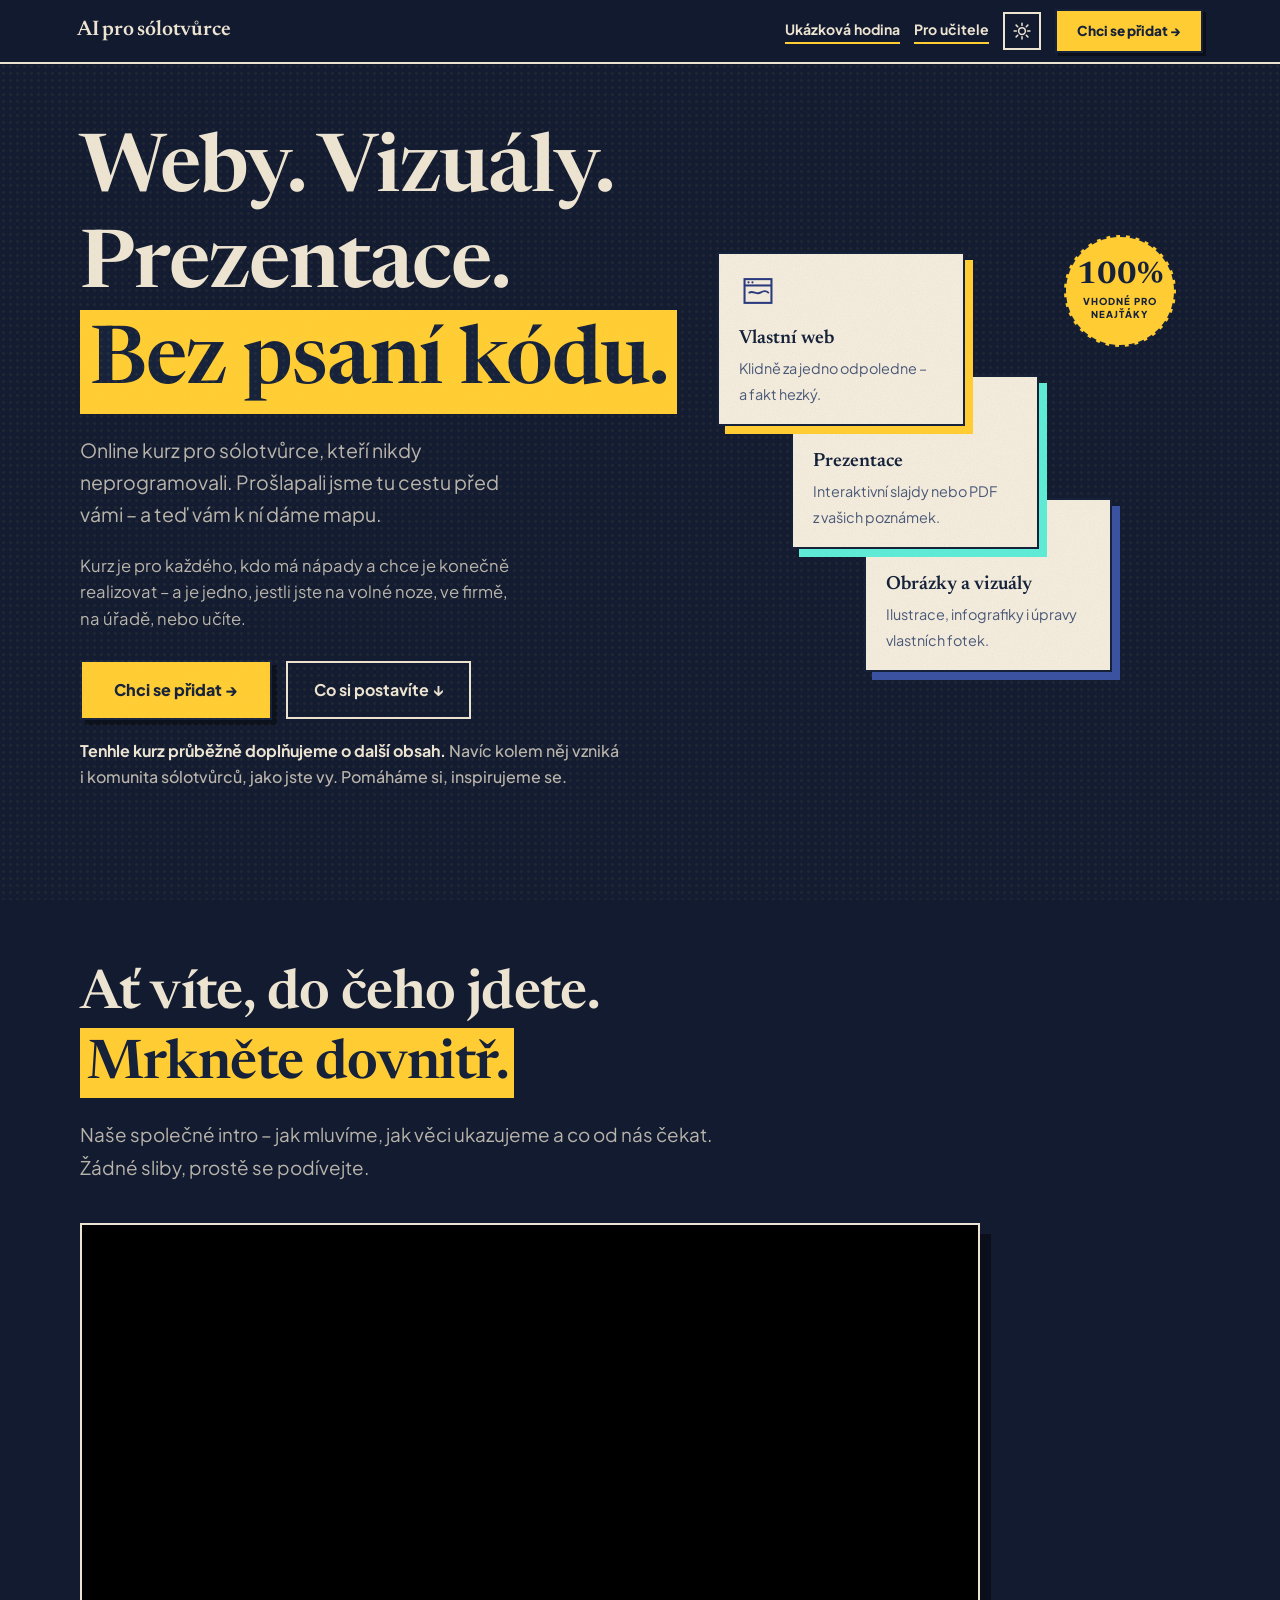
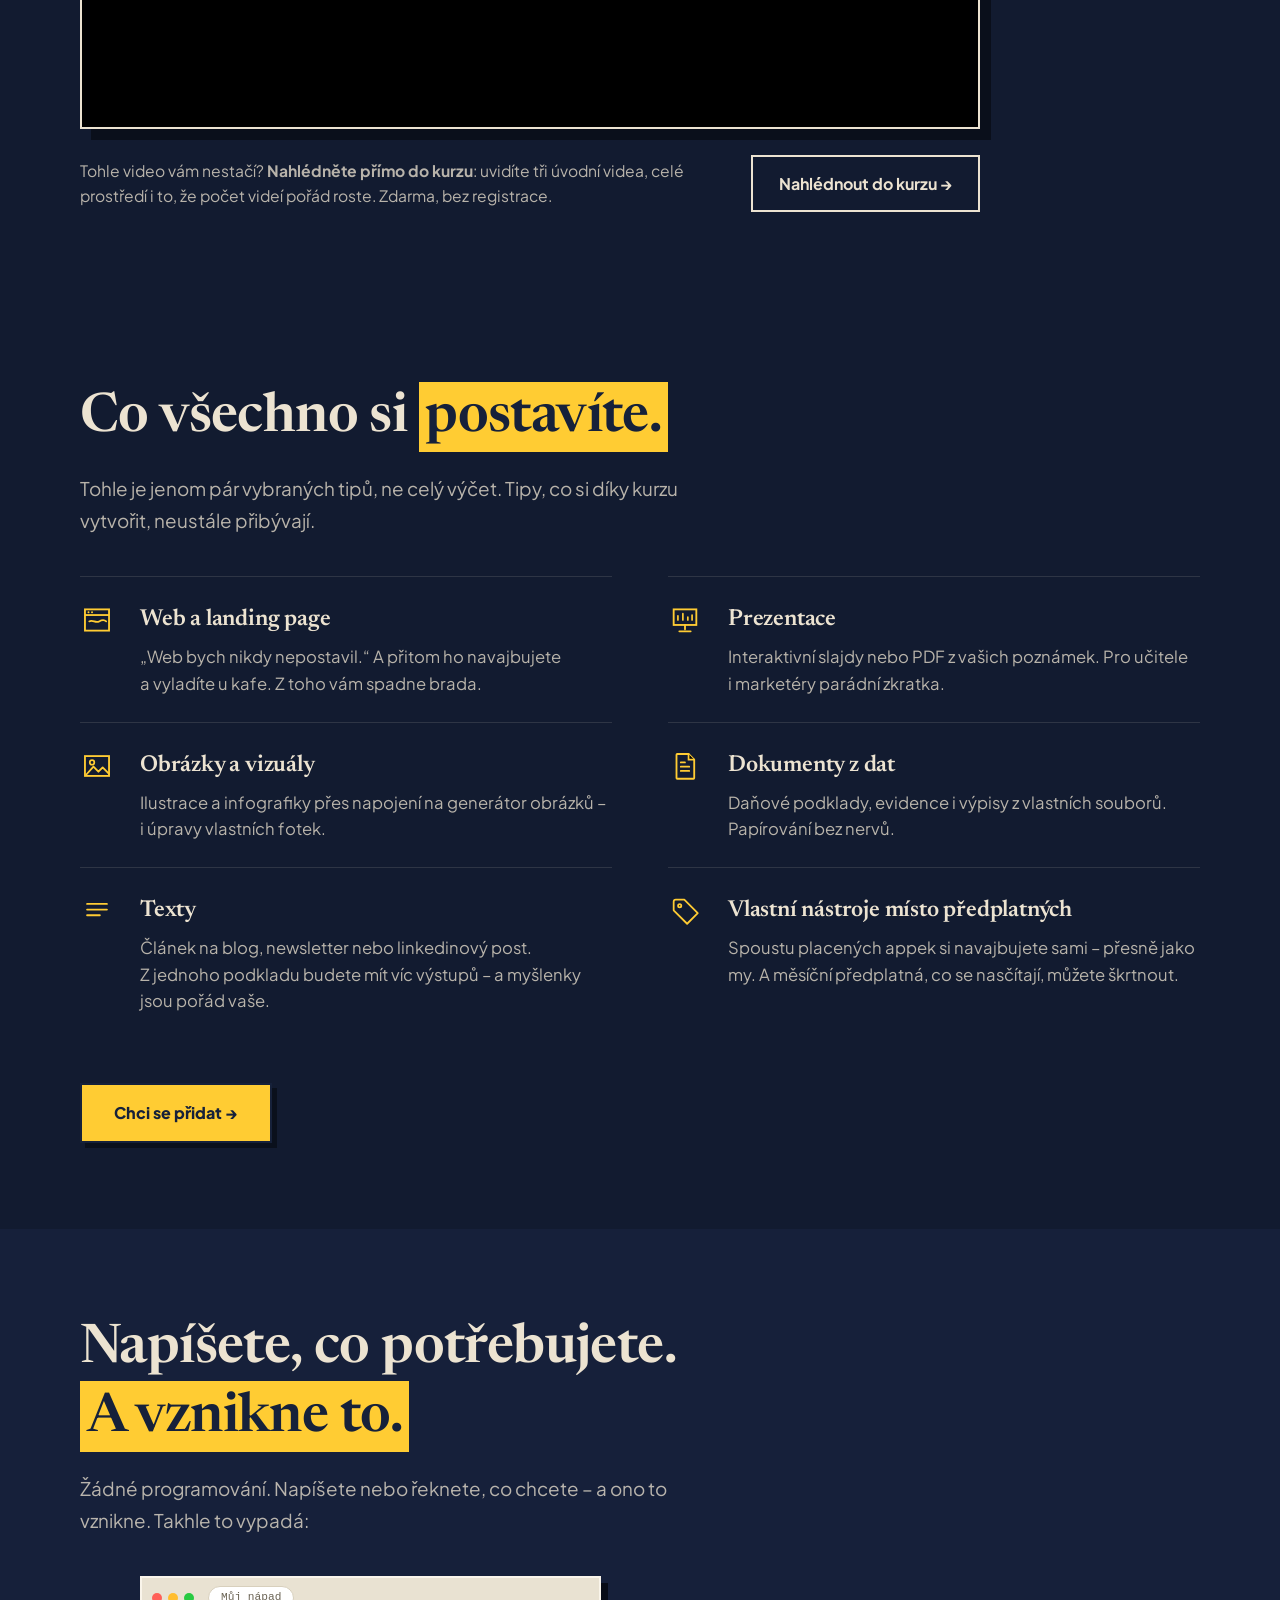
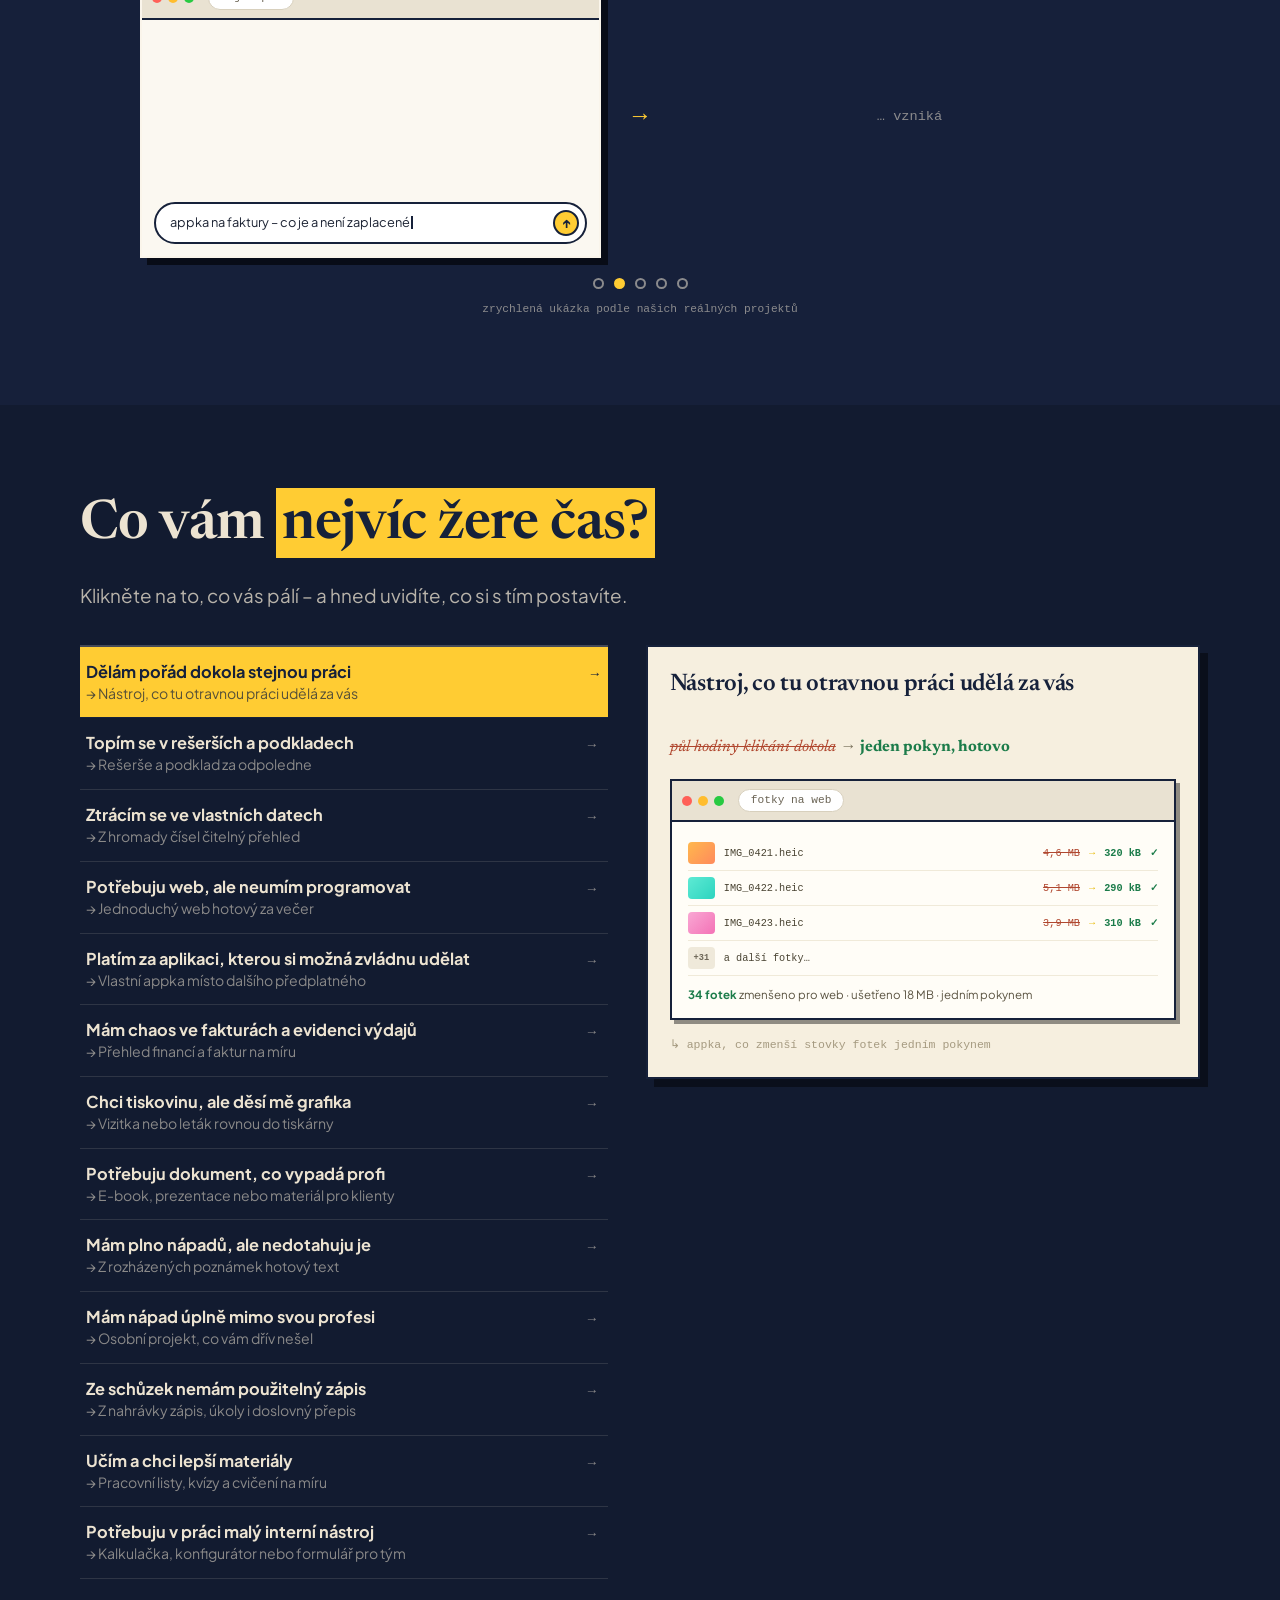
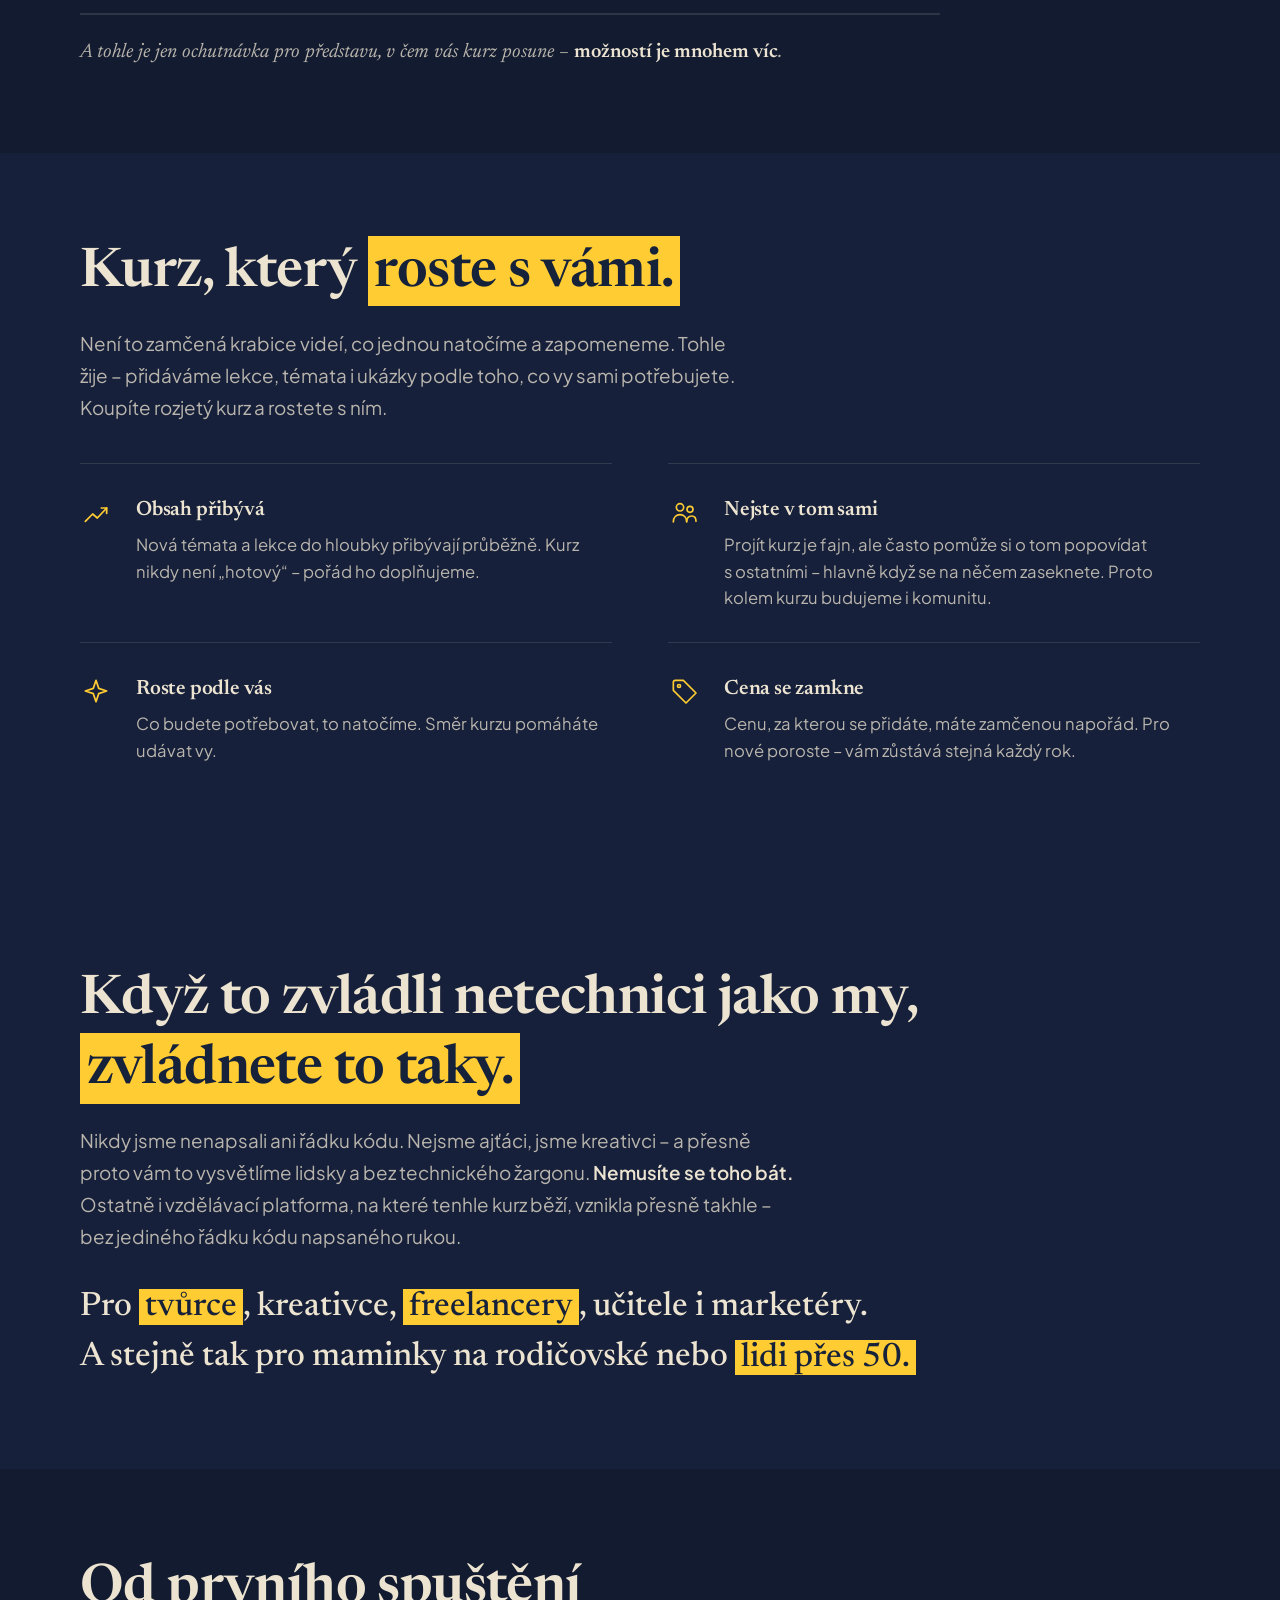
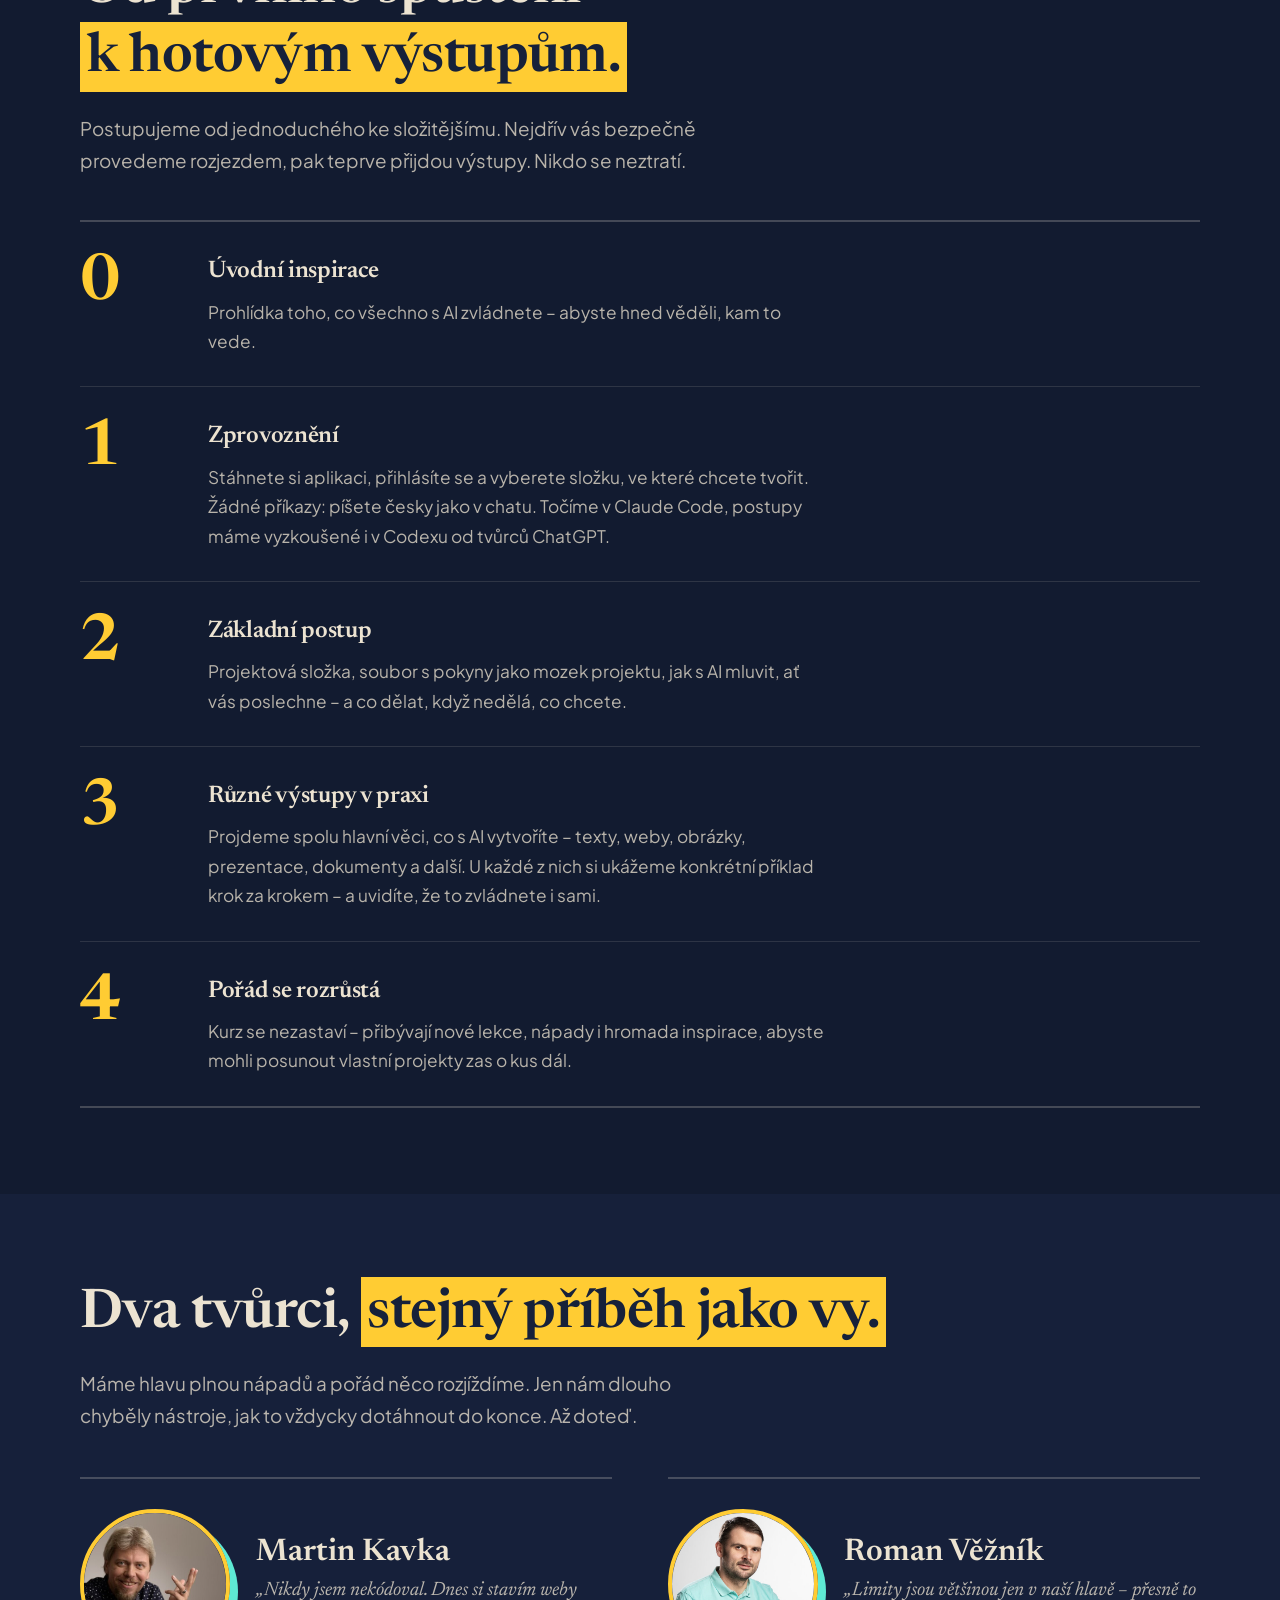
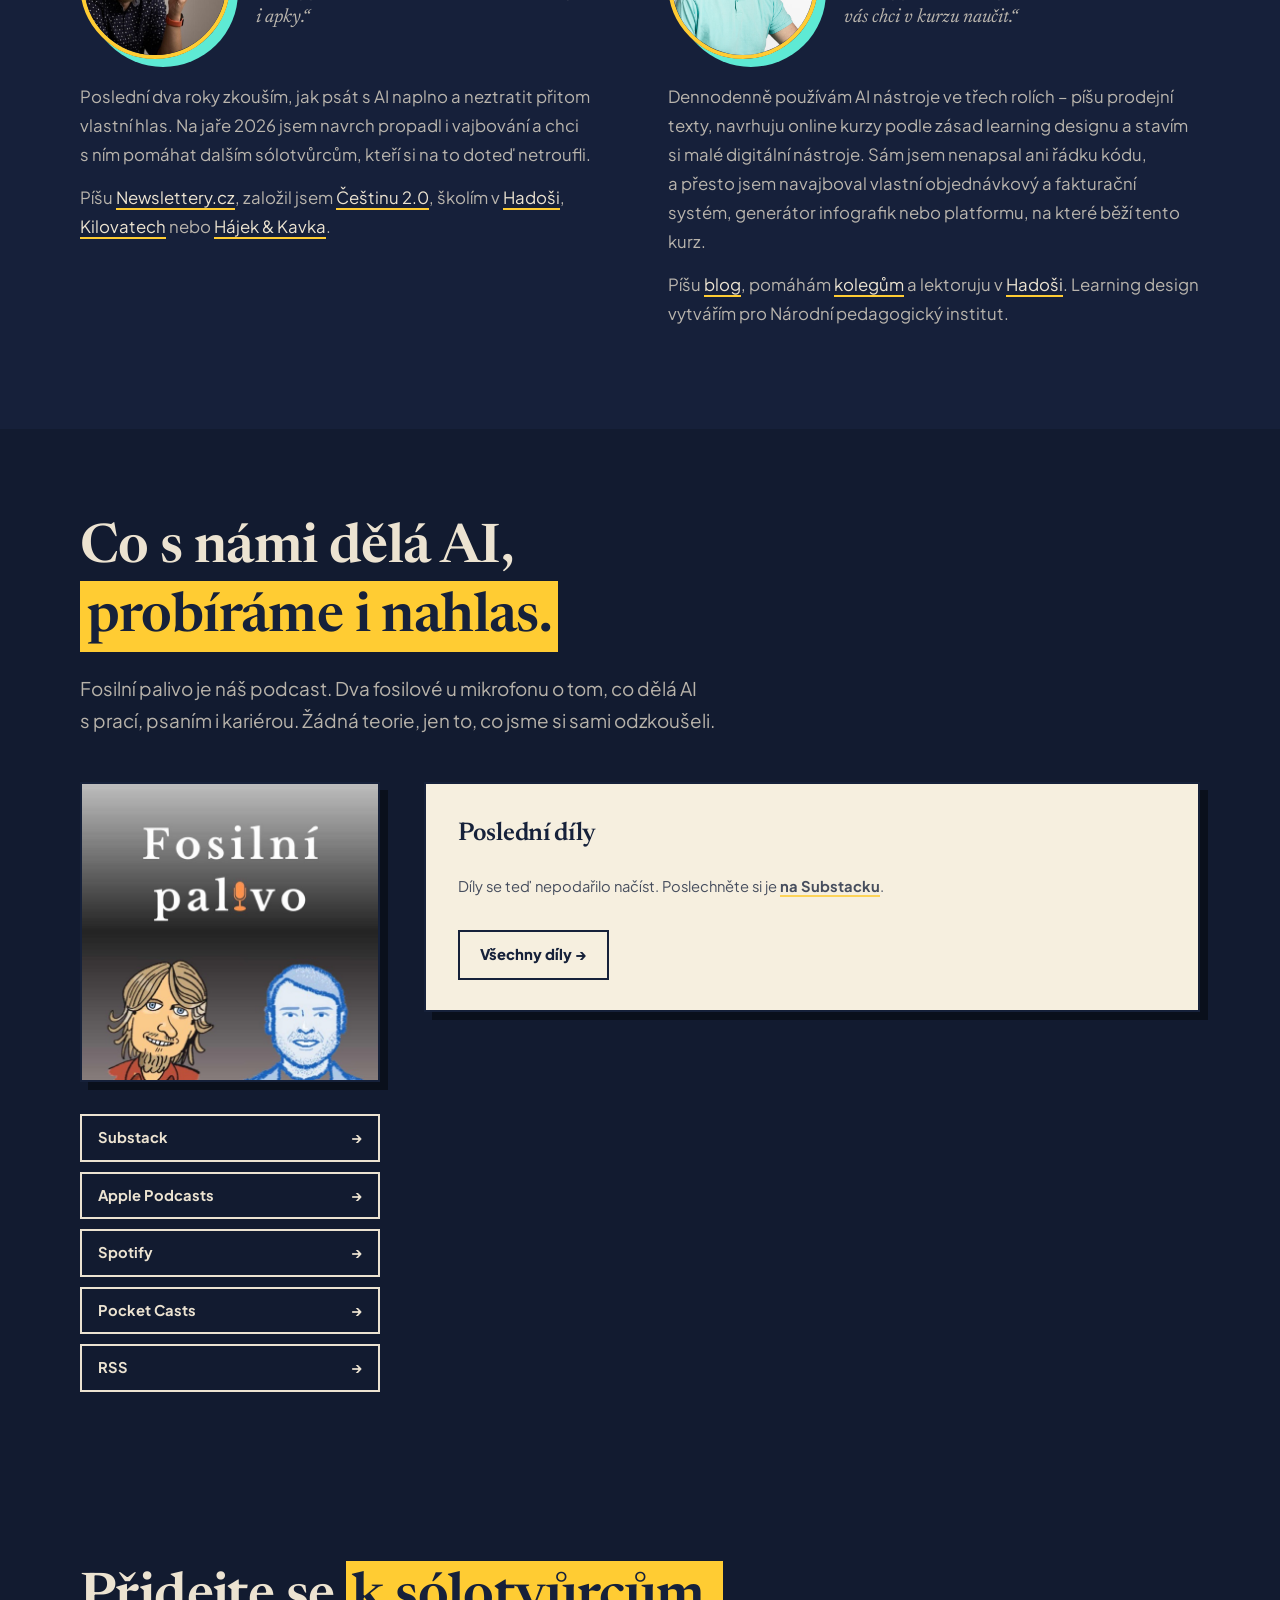
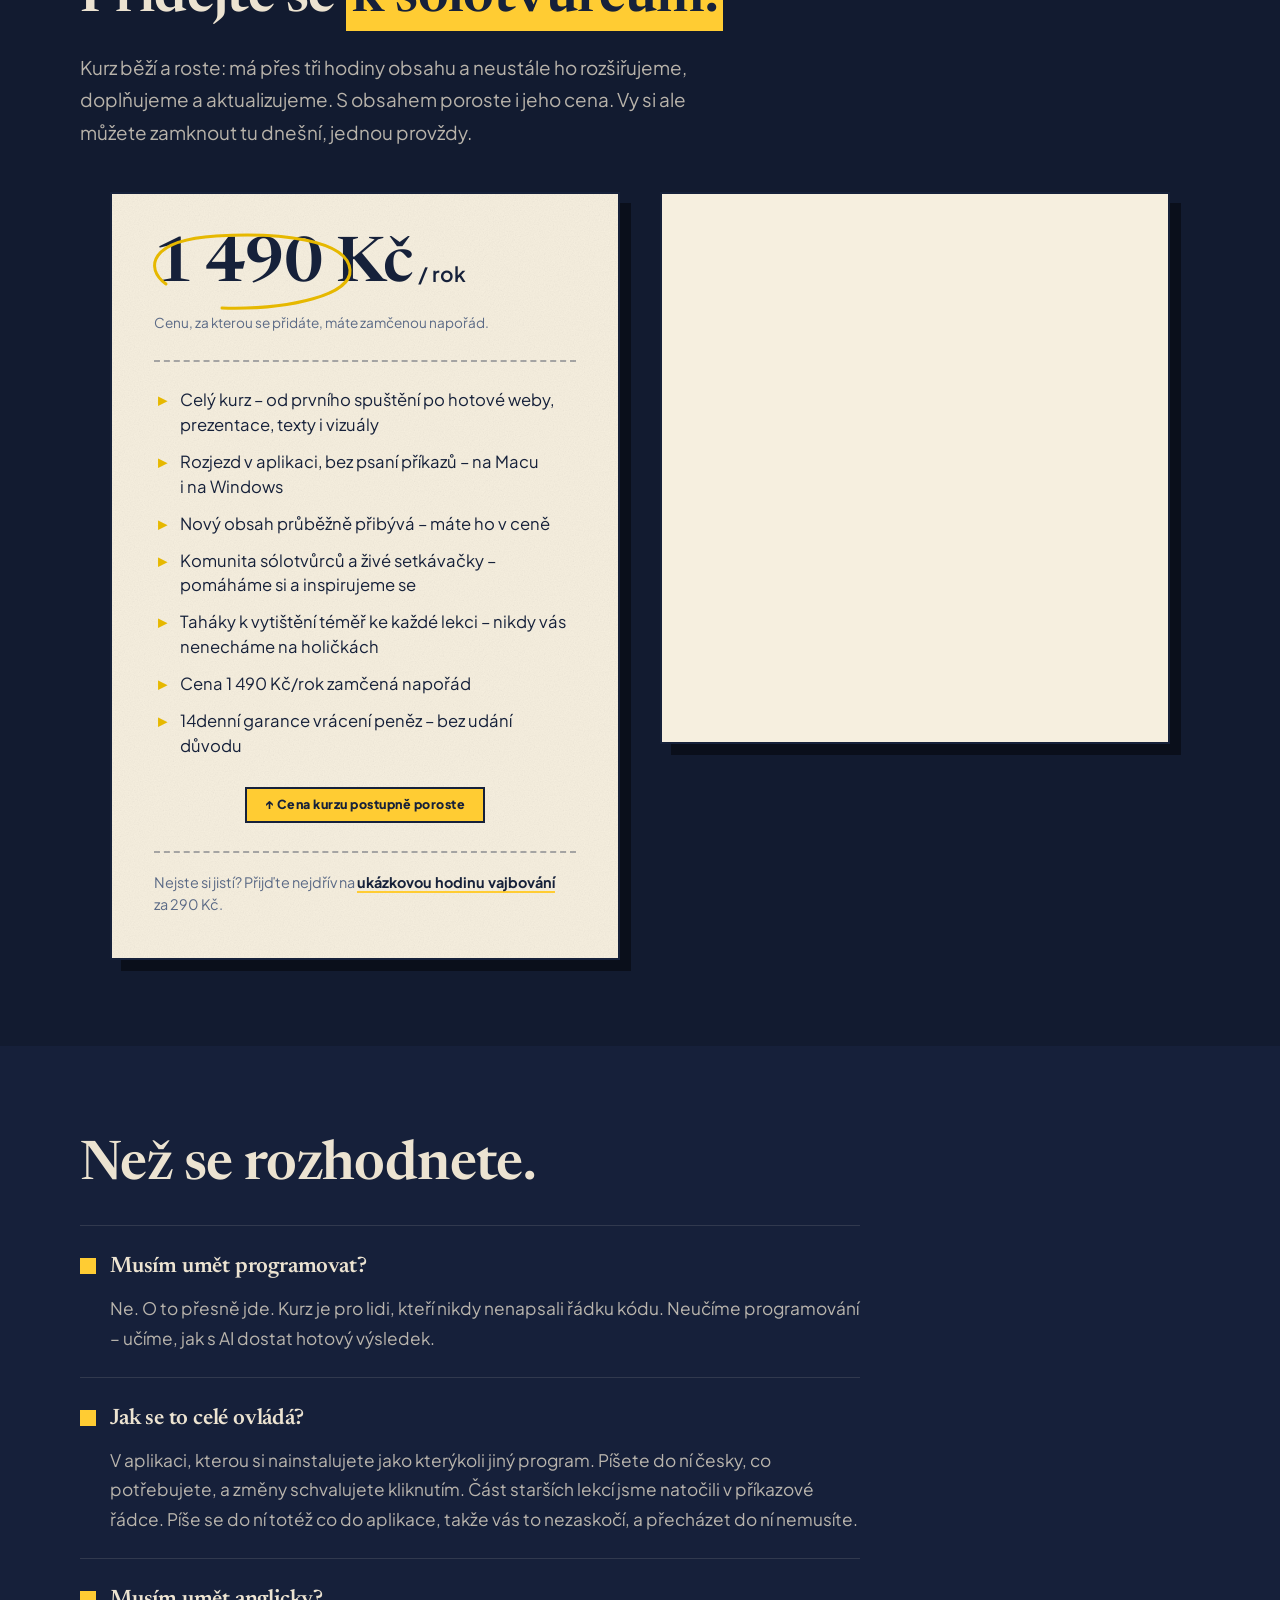
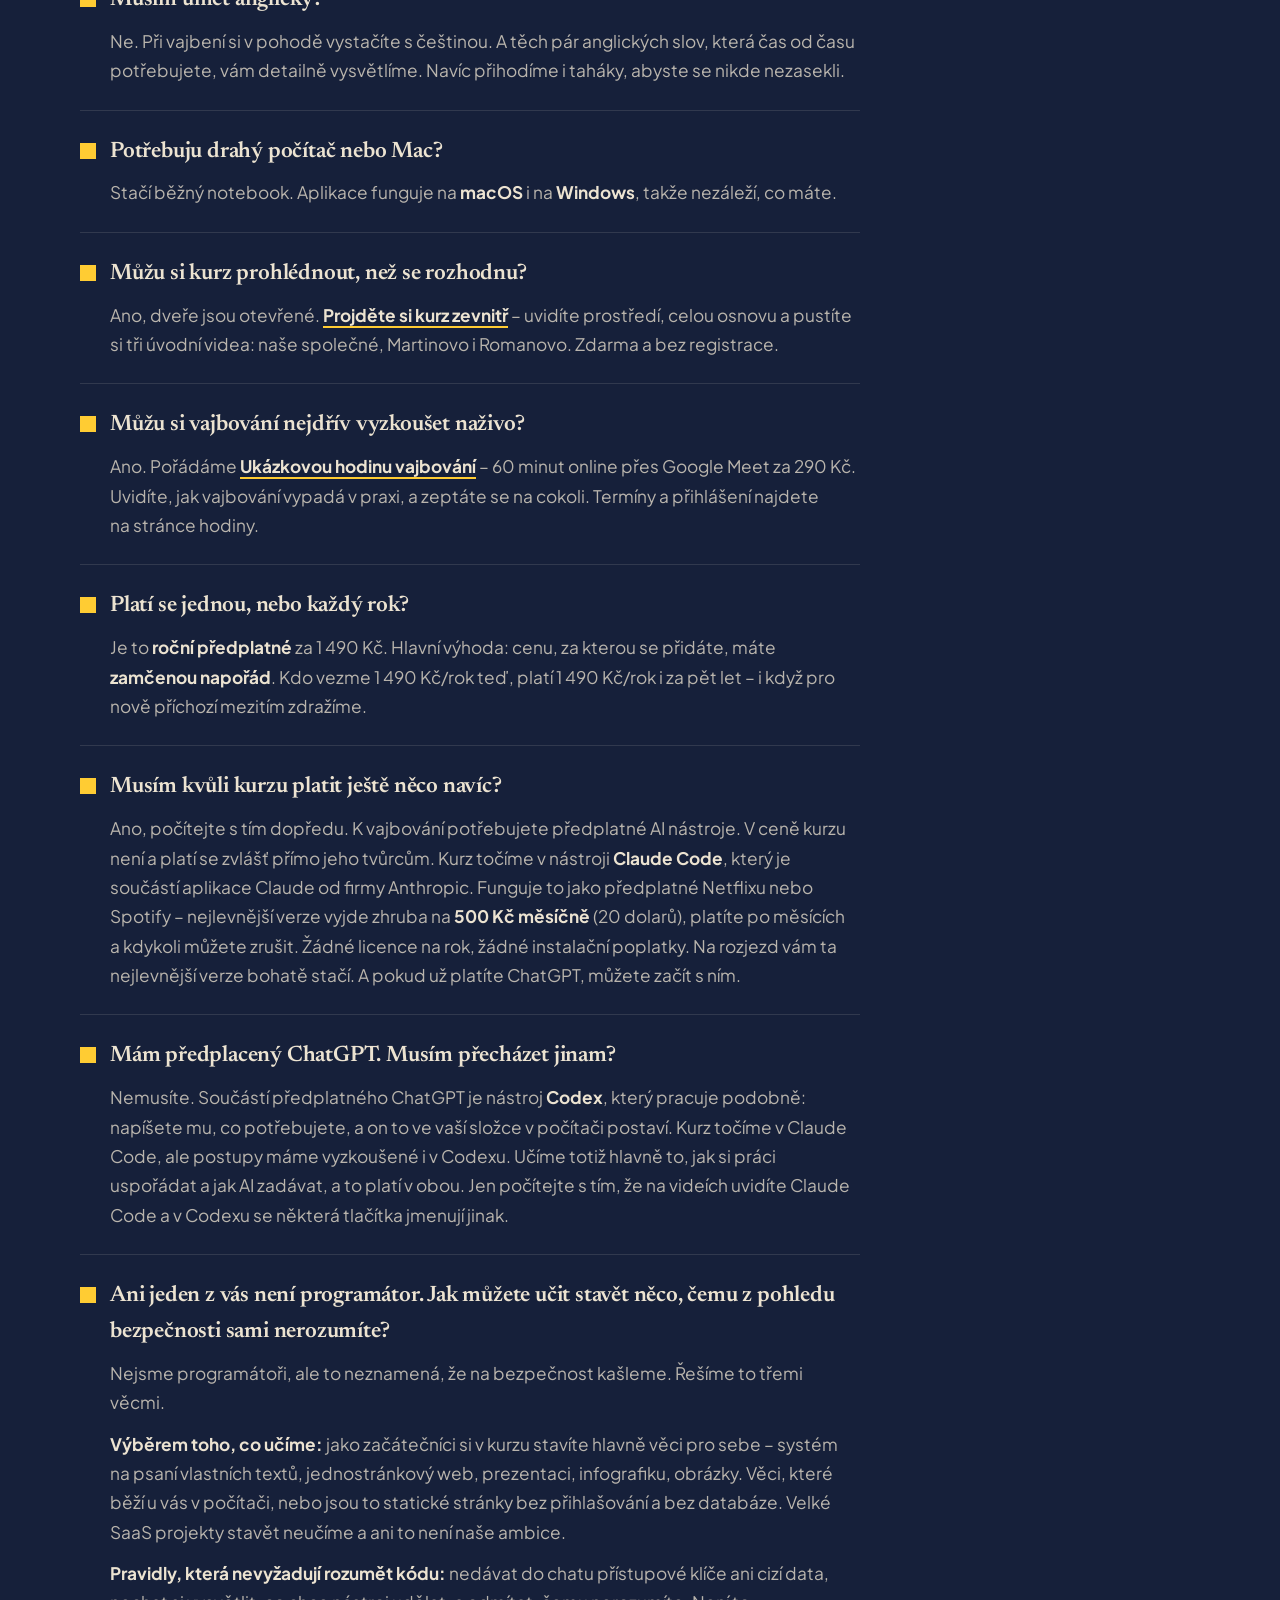
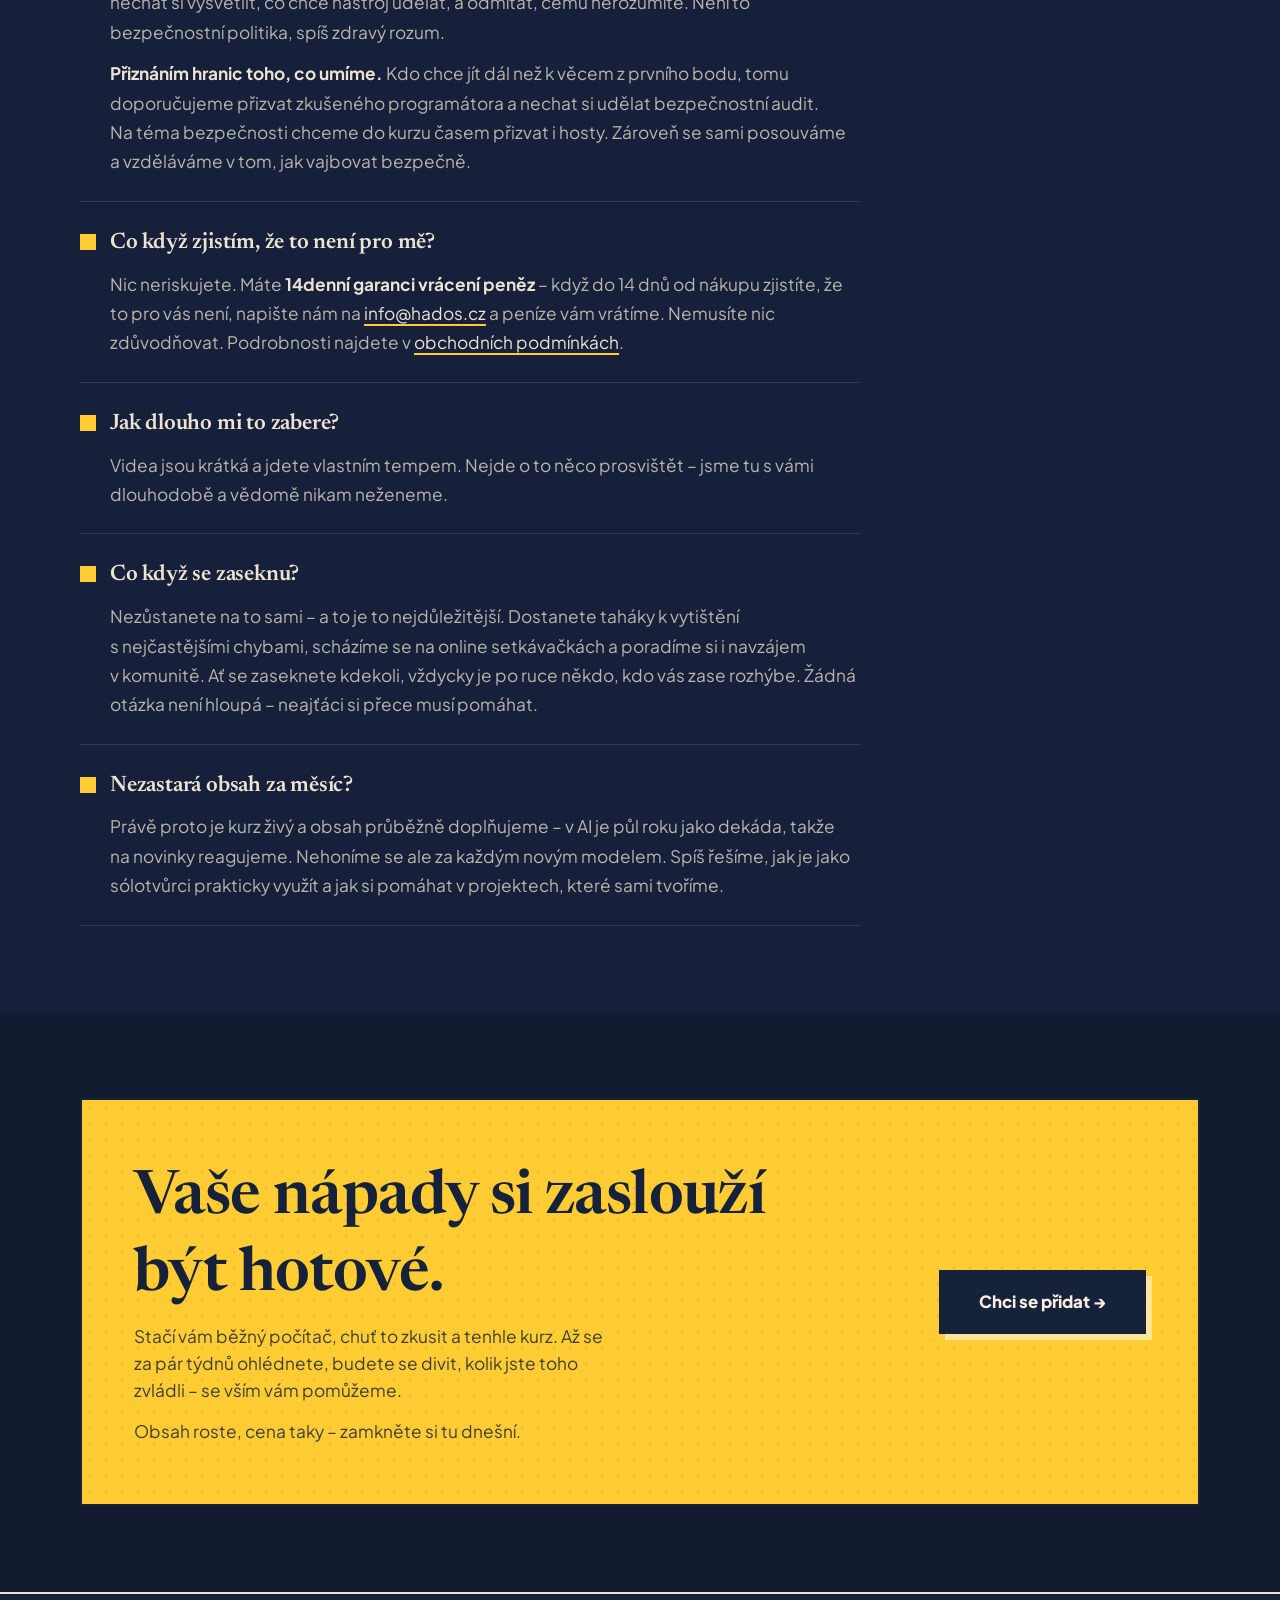
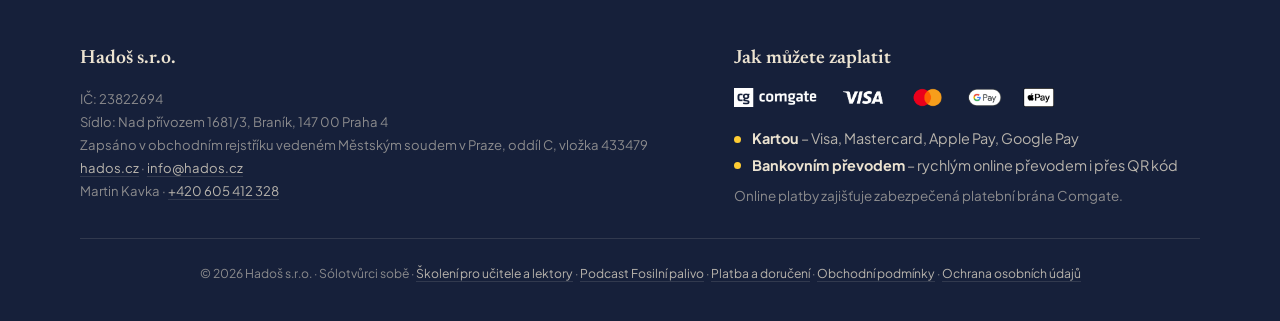
<file: index.html>
<!DOCTYPE html>
<html lang="cs">
<head>
  <meta charset="UTF-8" />
  <meta name="viewport" content="width=device-width, initial-scale=1.0" />
  <title>AI pro sólotvůrce – online kurz vibecodingu pro netechniky</title>
  <meta name="description" content="Online kurz AI pro sólotvůrce, kteří nikdy neprogramovali. Vytvoříte weby, prezentace i vizuály – bez psaní kódu. Mac i Windows, a k tomu komunita." />
  <meta name="author" content="Hadoš s.r.o." />
  <meta name="seznam-wmt" content="hsbuMjKmVEqEd6Bph0PxZRTEgH0pHJa7" />
  <meta name="theme-color" content="#121b30" />
  <link rel="icon" href="/favicon.svg" type="image/svg+xml" />
  <link rel="apple-touch-icon" href="/apple-touch-icon.png" />
  <link rel="canonical" href="https://solotvurci.cz" />
  <meta property="og:type" content="website" />
  <meta property="og:url" content="https://solotvurci.cz" />
  <meta property="og:title" content="AI pro sólotvůrce – online kurz vibecodingu pro netechniky" />
  <meta property="og:description" content="Weby. Aplikace. Prezentace. Vizuály. Bez psaní kódu. Online kurz pro sólotvůrce, kteří nikdy neprogramovali." />
  <meta property="og:locale" content="cs_CZ" />
  <meta property="og:site_name" content="AI pro sólotvůrce" />
  <meta property="og:image" content="https://solotvurci.cz/og-image.png" />
  <meta property="og:image:width" content="1200" />
  <meta property="og:image:height" content="630" />
  <meta property="og:image:alt" content="AI pro sólotvůrce – Weby. Prezentace. Vizuály. Aplikace. Bez psaní kódu." />
  <meta name="twitter:card" content="summary_large_image" />
  <meta name="twitter:title" content="AI pro sólotvůrce – online kurz vibecodingu pro netechniky" />
  <meta name="twitter:description" content="Weby. Aplikace. Prezentace. Vizuály. Bez psaní kódu. Online kurz pro sólotvůrce, kteří nikdy neprogramovali." />
  <meta name="twitter:image" content="https://solotvurci.cz/og-image.png" />
  <script type="application/ld+json">
  {
    "@context": "https://schema.org",
    "@type": "Course",
    "name": "AI pro sólotvůrce",
    "description": "Online kurz vibecodingu pro netechniky – s AI si bez psaní kódu vytvoříte weby, prezentace, vizuály i dokumenty.",
    "url": "https://solotvurci.cz/",
    "inLanguage": "cs",
    "provider": {
      "@type": "Organization",
      "name": "Hadoš s.r.o.",
      "url": "https://hados.cz",
      "email": "info@hados.cz"
    },
    "offers": {
      "@type": "Offer",
      "price": "1490",
      "priceCurrency": "CZK",
      "url": "https://solotvurci.cz/#predprodej",
      "availability": "https://schema.org/InStock"
    },
    "hasCourseInstance": {
      "@type": "CourseInstance",
      "courseMode": "Online",
      "instructor": [
        { "@type": "Person", "name": "Martin Kavka" },
        { "@type": "Person", "name": "Roman Věžník" }
      ]
    }
  }
  </script>
  <link rel="preconnect" href="https://fonts.googleapis.com" />
  <link rel="preconnect" href="https://fonts.gstatic.com" crossorigin />
  <link href="https://fonts.googleapis.com/css2?family=Newsreader:ital,opsz,wght@0,6..72,400;0,6..72,500;0,6..72,600;1,6..72,400;1,6..72,500&family=Plus+Jakarta+Sans:wght@400;500;600;700;800&display=swap" rel="stylesheet" />
  <style>
    *, *::before, *::after { box-sizing: border-box; margin: 0; padding: 0; }

    /* konstanty napříč režimy */
    :root {
      --ink:        #16213a;
      --blue:       #2a3a7e;
      --yellow:     #FFCC33;
      --yellow-dark:#e6b800;
      --disp: 'Newsreader', Georgia, serif;
      --body: 'Plus Jakarta Sans', -apple-system, BlinkMacSystemFont, sans-serif;
      --mono: ui-monospace, 'SF Mono', Menlo, Consolas, monospace;
      --grain: url("data:image/svg+xml,%3Csvg xmlns='http://www.w3.org/2000/svg' width='200' height='200'%3E%3Cfilter id='n'%3E%3CfeTurbulence type='fractalNoise' baseFrequency='0.8' numOctaves='2' stitchTiles='stitch'/%3E%3CfeColorMatrix type='saturate' values='0'/%3E%3C/filter%3E%3Crect width='100%25' height='100%25' filter='url(%23n)' opacity='0.22'/%3E%3C/svg%3E");
    }
    /* TMAVÝ režim (výchozí) */
    :root, :root[data-theme="dark"] {
      --bg:        #121b30;
      --bg-soft:   #16203a;
      --nav-bg:    rgba(18,27,48,0.84);
      --text:      #ece3d1;
      --text-soft: rgba(236,227,209,.76);
      --text-mut:  rgba(236,227,209,.55);
      --line:      rgba(244,236,221,.22);
      --line-soft: rgba(244,236,221,.12);
      --paper:     #f6efdf;   /* světlá karta na tmavém stole */
      --icon:      #FFCC33;
      --num:       #FFCC33;
      --shadow:    rgba(0,0,0,.42);
      --s1: #FFCC33;  --s2: #5eead4;  --s3: #3a52a0;
      --dot: #ffd24d;
    }
    /* SVĚTLÝ režim */
    :root[data-theme="light"] {
      --bg:        #fbf4e6;
      --bg-soft:   #f2e9d8;
      --nav-bg:    rgba(251,244,230,0.85);
      --text:      #16213a;
      --text-soft: #33405f;
      --text-mut:  #5b6a86;
      --line:      rgba(34,50,118,.30);
      --line-soft: rgba(34,50,118,.15);
      --paper:     #ffffff;   /* bílá karta na krémovém papíru */
      --icon:      #223276;
      --num:       #e6b800;
      --shadow:    rgba(22,33,58,.30);
      --s1: #223276;  --s2: #5eead4;  --s3: #e6b800;
      --dot: #223276;
    }

    html { scroll-behavior: smooth; }

    body {
      font-family: var(--body); line-height: 1.6; -webkit-font-smoothing: antialiased;
      background: var(--bg); color: var(--text); min-height: 100vh; overflow-x: hidden; position: relative;
    }
    /* RISO papírový šum */
    body::after {
      content: ''; position: fixed; inset: 0; z-index: 9999; pointer-events: none;
      opacity: .32; mix-blend-mode: overlay;
      background-image: var(--grain);
    }
    /* jemný halftone rastr přes celou stránku (riso) */
    body::before {
      content: ''; position: fixed; inset: 0; z-index: 9998; pointer-events: none;
      opacity: .06;
      background-image: radial-gradient(var(--dot) 1px, transparent 1.7px);
      background-size: 7px 7px;
    }

    h1, h2, h3, .price-big, .step-num, .nav-logo, .bio-name, .faq-q, footer h4 {
      font-family: var(--disp); font-optical-sizing: auto;
    }

    /* zvýraznění = fixa (ostré, lehce pootočené, plně obalí slovo i diakritiku) */
    .mark { position: relative; white-space: nowrap; color: var(--ink); padding: 0 .12em; }
    .mark::before {
      content: ''; position: absolute; z-index: -1;
      left: 0; right: 0; top: -.18em; bottom: -.12em;
      background: var(--yellow);
    }
    /* ručně kreslené pero */
    .hand { stroke: var(--yellow); fill: none; stroke-width: 3; stroke-linecap: round; stroke-linejoin: round; }
    .ann { font-family: var(--disp); font-style: italic; color: var(--text-soft); }

    /* ── NAV ─────────────────────── */
    nav {
      position: sticky; top: 0; z-index: 10001;
      background: var(--nav-bg);
      backdrop-filter: blur(12px); -webkit-backdrop-filter: blur(12px);
      border-bottom: 2px solid var(--text); padding: 0 6%;
      display: flex; align-items: center; justify-content: space-between; height: 64px;
    }
    .nav-right { display: flex; align-items: center; gap: 14px; }
    .theme-toggle {
      width: 38px; height: 38px; flex-shrink: 0;
      background: transparent; color: var(--text);
      border: 2px solid var(--text); cursor: pointer;
      display: inline-flex; align-items: center; justify-content: center;
      transition: background .15s, color .15s;
    }
    .theme-toggle:hover { background: var(--text); color: var(--bg); }
    .theme-toggle svg { width: 18px; height: 18px; }
    .theme-toggle .ic-moon { display: none; }
    :root[data-theme="light"] .theme-toggle .ic-sun  { display: none; }
    :root[data-theme="light"] .theme-toggle .ic-moon { display: block; }
    .nav-logo { font-weight: 600; font-size: 1.32rem; color: var(--text); white-space: nowrap; display: flex; align-items: baseline; gap: 7px; text-decoration: none; letter-spacing: -.2px; }
    .nav-logo .logo-mark { color: var(--yellow); font-size: 1.5rem; }
    .nav-logo small { font-family: var(--disp); font-style: italic; font-weight: 400; font-size: .92rem; color: var(--text-mut); }
    .nav-cta { background: var(--yellow); color: var(--ink); padding: 9px 20px; font-size: .85rem; font-weight: 800; text-decoration: none; border: 2px solid var(--ink); box-shadow: 3px 3px 0 var(--shadow); transition: transform .12s, box-shadow .12s; }
    .nav-link { color: var(--text); font-size: .88rem; font-weight: 700; text-decoration: none; border-bottom: 2px solid var(--yellow); padding-bottom: 1px; white-space: nowrap; }
    .nav-link:hover { color: var(--yellow); }
    :root[data-theme="light"] .nav-link:hover { color: var(--blue); }
    .nav-cta:hover { transform: translate(1.5px,1.5px); box-shadow: 1.5px 1.5px 0 var(--shadow); }

    /* ── BUTTONS (hranaté, tištěné) ─ */
    .btn-primary { background: var(--yellow); color: var(--ink); padding: 15px 32px; font-weight: 800; font-size: 1rem; text-decoration: none; display: inline-block; border: 2px solid var(--ink); box-shadow: 5px 5px 0 var(--shadow); transition: transform .12s, box-shadow .12s; }
    .btn-primary:hover { transform: translate(2px,2px); box-shadow: 3px 3px 0 var(--shadow); }
    .btn-ghost { background: transparent; color: var(--text); padding: 14px 26px; font-weight: 700; font-size: 1rem; text-decoration: none; display: inline-block; border: 2px solid var(--text); transition: background .15s, color .15s; }
    .btn-ghost:hover { background: var(--text); color: var(--bg); }

    h2 { font-size: clamp(2.2rem, 5vw, 3.4rem); font-weight: 600; letter-spacing: -.6px; line-height: 1.28; margin-bottom: 18px; color: var(--text); max-width: 900px; }
    .lead { font-size: 1.18rem; max-width: 660px; margin-bottom: 0; line-height: 1.7; color: var(--text-soft); }

    /* position+z-index: vlastní stacking context, ať žlutý pruh .mark (z-index:-1)
       neutíká pod barevné pozadí sekce */
    .section { padding: 86px 6%; position: relative; z-index: 0; }
    .section-inner { max-width: 1120px; margin: 0 auto; }

    /* ── HERO ────────────────────── */
    .hero { padding: 60px 6% 86px; position: relative; }
    .hero-grid { max-width: 1120px; margin: 0 auto; display: grid; grid-template-columns: 1.05fr .95fr; gap: 40px; align-items: center; }
    @media (max-width: 880px) { .hero-grid { grid-template-columns: 1fr; gap: 20px; } }

    .hero-tag { display: inline-block; font-family: var(--disp); font-style: italic; font-size: 1.25rem; color: var(--yellow); margin-bottom: 18px; }
    .hero h1 { font-size: clamp(2.8rem, 7vw, 5rem); font-weight: 600; line-height: 1.2; letter-spacing: -1px; color: var(--text); margin-bottom: 22px; }
    .hero h1 .line { display: block; }
    /* nejužší telefony (320 px): žlutě podtržené části nadpisů se nelámou, při plné velikosti přetékaly přes okraj */
    @media (max-width: 340px) { .hero h1 { font-size: 2.5rem; } h2 { font-size: 1.8rem; } }
    .hero-sub { font-size: clamp(1.05rem, 2.2vw, 1.22rem); color: var(--text-soft); max-width: 460px; line-height: 1.65; margin-bottom: 30px; }
    .hero-cta-row { display: flex; align-items: center; gap: 14px; flex-wrap: wrap; margin-bottom: 18px; }
    .hero-meta { font-size: 1rem; color: var(--text-soft); font-weight: 500; }
    .hero-meta b { color: var(--text); font-weight: 700; }

    /* collage – papírové vzorky, ostré rohy, soutiskové stíny */
    .collage { position: relative; height: 410px; }
    @media (max-width: 880px) { .collage { height: 360px; margin-top: 8px; } }
    .sample { position: absolute; background: var(--paper); color: var(--ink); padding: 18px 20px; width: 248px; border: 2px solid var(--ink); }
    /* tištěná zrnitost na papírových kartách */
    .sample::after, .ticket::after { content: ''; position: absolute; inset: 0; pointer-events: none; background-image: var(--grain); mix-blend-mode: multiply; opacity: .6; }
    .sample > *, .ticket > * { position: relative; z-index: 1; }
    .sample .ic { width: 38px; height: 38px; margin-bottom: 8px; color: var(--blue); }
    .sample b { display: block; font-family: var(--disp); font-size: 1.2rem; font-weight: 600; color: var(--ink); }
    .sample span { font-size: .9rem; color: #4a5878; line-height: 1.5; }
    .sample-1 { top: 0;   left: 0;    z-index: 4; box-shadow: 8px 8px 0 var(--s1); }
    .sample-2 { top: 30%; left: 16%;  z-index: 3; box-shadow: 8px 8px 0 var(--s2); }
    .sample-3 { top: 60%; left: 32%;  z-index: 2; box-shadow: 8px 8px 0 var(--s3); }
    .sample:hover { transform: translateY(-3px); transition: transform .2s; z-index: 9; }

    .stamp { position: absolute; top: -4%; right: 0; z-index: 6; width: 112px; height: 112px; border-radius: 50%; background: var(--yellow); border: 2.5px dashed var(--ink); display: flex; flex-direction: column; align-items: center; justify-content: center; text-align: center; color: var(--ink); line-height: 1; }
    .stamp b { font-family: var(--disp); font-weight: 700; font-size: 1.95rem; line-height: .9; }
    .stamp small { font-size: .6rem; letter-spacing: 1px; text-transform: uppercase; margin-top: 5px; font-weight: 800; line-height: 1.3; }
    .stamp-m { display: none; }
    @media (max-width: 880px) {
      .collage { display: none; }
      .stamp-m { display: flex; position: static; float: right; width: 96px; height: 96px; margin: 0 0 10px 16px; }
      .stamp-m b { font-size: 1.6rem; }
      .stamp-m small { font-size: .5rem; letter-spacing: .5px; margin-top: 3px; }
    }


    /* ── INDEX (rejstřík výstupů) ── */
    .index { display: grid; grid-template-columns: 1fr 1fr; gap: 0 56px; margin-top: 4px; }
    @media (max-width: 720px) { .index { grid-template-columns: 1fr; } }
    .irow { display: grid; grid-template-columns: 42px 1fr; gap: 18px; align-items: start; padding: 24px 0; border-top: 1px solid var(--line-soft); }
    .irow .ic { width: 34px; height: 34px; color: var(--icon); margin-top: 2px; }
    .irow h3 { font-size: 1.45rem; font-weight: 600; color: var(--text); margin-bottom: 6px; letter-spacing: -.2px; }
    .irow p { font-size: 1.04rem; color: var(--text-soft); line-height: 1.6; }
    .index-cta { margin-top: 44px; display: flex; align-items: center; gap: 22px; flex-wrap: wrap; }
    .index-cta .ann { font-size: 1.2rem; }

    /* ── PRO KOHO ──────────────────── */
    .who { font-size: 1.18rem; color: var(--text-soft); line-height: 1.7; max-width: 720px; margin-bottom: 30px; }
    .who strong { color: var(--text); font-weight: 600; }
    .rolesline { font-size: clamp(1.4rem, 3.4vw, 2.1rem); font-family: var(--disp); font-weight: 500; line-height: 1.5; color: var(--text); max-width: 880px; }
    /* zvýraznění bez odkazu = tah fixou za textem (odkazy v textu mají 2px podtržení, nesmí to splývat) */
    .rolesline u { text-decoration: none; background: var(--yellow); color: var(--ink); padding: .02em .18em; box-decoration-break: clone; -webkit-box-decoration-break: clone; }

    /* ── OSNOVA ──────────────────── */
    .steps { display: flex; flex-direction: column; }
    .step { display: grid; grid-template-columns: 100px 1fr; gap: 28px; align-items: start; padding: 30px 0; border-top: 1px solid var(--line-soft); }
    .step:first-child { border-top: 2px solid var(--line); }
    .step:last-child { border-bottom: 2px solid var(--line); }
    @media (max-width: 620px) { .step { grid-template-columns: 56px 1fr; gap: 18px; } }
    .step-num { font-size: clamp(2.8rem, 6vw, 4rem); font-weight: 600; line-height: 1; color: var(--num); }
    .step h3 { font-size: 1.5rem; font-weight: 600; color: var(--text); margin-bottom: 7px; letter-spacing: -.3px; }
    .step p { font-size: 1.08rem; color: var(--text-soft); line-height: 1.7; max-width: 620px; }
    .steps-note { margin-top: 28px; max-width: 720px; font-size: 1.02rem; color: var(--text-soft); line-height: 1.7; padding-left: 20px; border-left: 5px solid var(--yellow); font-family: var(--disp); font-style: italic; }
    .steps-note strong { color: var(--text); font-style: normal; }

    /* ── AUTOŘI (editorial, bez karet) ── */
    .bios { display: grid; grid-template-columns: 1fr 1fr; gap: 56px; }
    @media (max-width: 720px) { .bios { grid-template-columns: 1fr; gap: 48px; } }
    .bio { border-top: 2px solid var(--line); padding-top: 30px; }
    .bio-head { display: flex; gap: 26px; align-items: center; margin-bottom: 24px; }
    .bio-photo { width: 150px; height: 150px; border-radius: 50%; object-fit: cover; flex-shrink: 0; border: 4px solid var(--yellow); box-shadow: 8px 8px 0 var(--s2); }
    @media (max-width: 460px) { .bio-photo { width: 120px; height: 120px; } }
    .bio-name { font-size: 1.95rem; font-weight: 600; color: var(--text); line-height: 1.05; margin-bottom: 8px; }
    .bio-kicker { font-family: var(--disp); font-style: italic; font-size: 1.22rem; color: var(--text-soft); line-height: 1.38; }
    .bio p { font-size: 1.05rem; color: var(--text-soft); line-height: 1.72; margin-bottom: 14px; }
    .bio p strong { color: var(--text); font-weight: 600; }
    .bio-role { font-size: 1.05rem; color: var(--text); }
    .bio-links { margin-top: 18px; font-size: .98rem; font-weight: 600; }
    .bio-links a { color: var(--text-soft); text-decoration: none; border-bottom: 2px solid var(--line); margin-right: 18px; padding-bottom: 2px; }
    .bio-links a:hover { color: var(--yellow); border-color: var(--yellow); }
    .bio p a { color: var(--text); text-decoration: none; border-bottom: 2px solid var(--yellow); }
    .bio p a:hover { color: var(--yellow); }

    /* ── PŘEDPRODEJ (ticket, hranatý) ── */
    /* Předprodej – dva sloupce: vlevo cenový lístek, vpravo embed formuláře (Roman 2026-06-17). */
    .predprodej-cols { display: grid; grid-template-columns: 1fr 1fr; gap: 40px; align-items: start; max-width: 1060px; margin: 0 auto; text-align: left; }
    .predprodej-cols .ticket { max-width: none; }
    .embed-card { background: var(--paper); color: var(--ink); border: 2px solid var(--ink); box-shadow: 11px 11px 0 var(--shadow); padding: 14px; position: relative; }
    .embed-card #benosaurus-form { display: block; min-height: 520px; background: transparent; }
    @media (max-width: 880px) { .predprodej-cols { grid-template-columns: 1fr; gap: 30px; } }
    .ticket { max-width: 520px; background: var(--paper); color: var(--ink); padding: 42px; position: relative; border: 2px solid var(--ink); box-shadow: 11px 11px 0 var(--shadow); }
    .ticket-stamp { position: absolute; top: -16px; right: 26px; background: var(--yellow); color: var(--ink); border: 2px solid var(--ink); font-size: .68rem; font-weight: 800; letter-spacing: 1px; text-transform: uppercase; padding: 6px 16px; }
    .price-wrap { position: relative; display: inline-block; margin-bottom: 6px; }
    .price-row { display: flex; align-items: baseline; gap: 12px; }
    .price-big { font-weight: 600; font-size: 3.9rem; line-height: 1; color: var(--ink); letter-spacing: -1px; }
    .price-per { font-size: 1.3rem; font-weight: 600; color: var(--ink); align-self: flex-end; margin-bottom: .5rem; margin-left: -6px; }
    .price-was { font-size: 1.15rem; color: #5b6a86; text-decoration: line-through; opacity: .8; }
    .price-circle { position: absolute; left: -16px; top: -12px; width: 220px; height: 96px; pointer-events: none; }
    .price-circle path { stroke: var(--yellow-dark); }
    .price-note { font-size: .85rem; color: #5b6a86; margin: 8px 0 26px; padding-bottom: 26px; border-bottom: 2px dashed rgba(22,33,58,.35); }
    /* ticket je vždy papír (světlý v obou tématech), proto stejné pevné barvy jako .price-note */
    .price-try { font-size: .9rem; color: #5b6a86; margin-top: 0; padding-top: 18px; border-top: 2px dashed rgba(22,33,58,.35); line-height: 1.55; }
    .price-try a { color: var(--ink); font-weight: 700; text-decoration: none; border-bottom: 2px solid var(--yellow); }
    .price-try a:hover { color: var(--blue); }
    .price-list { list-style: none; padding: 0; margin: 0 0 28px; }
    .price-list li { position: relative; padding-left: 26px; margin-bottom: 12px; font-size: 1.04rem; color: var(--ink); line-height: 1.5; }
    .price-list li::before { content: '▸'; position: absolute; left: 4px; top: 0; color: var(--yellow-dark); font-weight: 800; }
    .price-rising { text-align: center; margin: 0 0 28px; }
    .price-rising-badge { display: inline-block; background: var(--yellow); color: var(--ink); font-size: .78rem; font-weight: 800; letter-spacing: .5px; padding: 6px 18px; border: 2px solid var(--ink); }
    .btn-buy { display: block; width: 100%; text-align: center; background: var(--ink); color: var(--paper); padding: 16px; font-weight: 800; font-size: 1.02rem; text-decoration: none; border: 2px solid var(--ink); box-shadow: 5px 5px 0 var(--yellow); transition: transform .12s, box-shadow .12s; }
    .btn-buy:hover { transform: translate(2px,2px); box-shadow: 3px 3px 0 var(--yellow); }
    .price-sub { font-size: .82rem; color: #5b6a86; margin-top: 16px; text-align: center; line-height: 1.6; }

    /* ── FAQ ─────────────────────── */
    .faq { max-width: 780px; }
    .faq-item { border-top: 1px solid var(--line-soft); padding: 24px 0; }
    .faq-item:last-child { border-bottom: 1px solid var(--line-soft); }
    .faq-q { display: flex; gap: 14px; align-items: baseline; font-size: 1.4rem; font-weight: 600; color: var(--text); margin-bottom: 8px; letter-spacing: -.2px; }
    .faq-q .q { flex-shrink: 0; width: 16px; height: 16px; background: var(--yellow); display: inline-block; transform: translateY(2px); }
    .faq-a { font-size: 1.08rem; color: var(--text-soft); line-height: 1.7; padding-left: 30px; }
    .faq-a a { color: var(--text); text-decoration: none; border-bottom: 2px solid var(--yellow); }
    .faq-a a:hover { color: var(--yellow); }
    .faq-a strong { color: var(--text); }
    .faq-a + .faq-a { margin-top: 12px; }

    /* ── CTA (plochý žlutý blok, vlevo) ── */
    .cta-section { padding: 86px 6%; }
    .cta-box { max-width: 1120px; margin: 0 auto; background: var(--yellow); color: var(--ink); padding: 60px 52px; position: relative; overflow: hidden; border: 2px solid var(--ink); }
    .cta-box::before { content: ''; position: absolute; inset: 0; opacity: .1; pointer-events: none; background-image: radial-gradient(var(--ink) 1.3px, transparent 1.6px); background-size: 16px 16px; }
    .cta-grid { position: relative; z-index: 1; display: grid; grid-template-columns: 1fr auto; gap: 32px; align-items: center; }
    @media (max-width: 720px) { .cta-grid { grid-template-columns: 1fr; gap: 24px; } }
    .cta-box h2 { color: var(--ink); margin-bottom: 8px; max-width: 720px; font-size: clamp(2.4rem, 5.4vw, 3.8rem); }
    .cta-box p { font-size: 1.08rem; color: rgba(22,33,58,.82); max-width: 480px; line-height: 1.55; }
    .btn-cta-dark { background: var(--ink); color: var(--paper); padding: 17px 38px; font-weight: 800; font-size: 1.05rem; text-decoration: none; display: inline-block; border: 2px solid var(--ink); box-shadow: 6px 6px 0 rgba(255,255,255,.5); white-space: nowrap; transition: transform .12s, box-shadow .12s; }
    .btn-cta-dark:hover { transform: translate(2px,2px); box-shadow: 4px 4px 0 rgba(255,255,255,.5); }
    .cta-note { font-size: .82rem; color: rgba(22,33,58,.65); margin-top: 14px; }

    /* ── FOOTER ──────────────────── */
    footer { background: var(--bg-soft); padding: 48px 6% 36px; font-size: .82rem; color: var(--text-mut); line-height: 1.75; border-top: 2px solid var(--text); }
    footer .footer-inner { max-width: 1120px; margin: 0 auto; display: grid; grid-template-columns: 1.3fr 1fr; gap: 48px; }
    @media (max-width: 720px) { footer .footer-inner { grid-template-columns: 1fr; gap: 24px; } }
    footer .footer-inner > div { min-width: 0; } /* jinak lišta s logy (320 px) roztáhne sloupec přes okraj úzkého telefonu */
    footer h4 { color: var(--text); font-size: 1.2rem; font-weight: 600; margin-bottom: 12px; }
    .pay-logos { position: relative; display: inline-block; width: 320px; max-width: 100%; border-bottom: none; margin-bottom: 14px; }
    .pay-bar { width: 100%; height: auto; display: block; }
    .pay-comgate { position: absolute; left: 0; top: 0; height: 100%; width: 30%; border-bottom: none; }
    .pay-comgate:hover { opacity: .7; }
    .pay-bar-light { display: none; }
    :root[data-theme="light"] .pay-bar-dark { display: none; }
    :root[data-theme="light"] .pay-bar-light { display: block; }
    .pay-methods { list-style: none; margin: 0 0 10px; padding: 0; display: grid; gap: 6px; }
    .pay-methods li { font-size: .9rem; color: var(--text-soft); line-height: 1.45; padding-left: 18px; position: relative; }
    .pay-methods li::before { content: ""; position: absolute; left: 0; top: .5em; width: 7px; height: 7px; border-radius: 50%; background: var(--yellow); }
    .pay-methods strong { color: var(--text); font-weight: 700; }
    .pay-foot { font-size: .84rem; color: var(--text-mut); line-height: 1.5; }
    footer a { color: var(--text-soft); text-decoration: none; border-bottom: 1px solid var(--line-soft); }
    footer a:hover { color: var(--yellow); border-color: var(--yellow); }
    footer .footer-meta { max-width: 1120px; margin: 32px auto 0; padding-top: 24px; border-top: 1px solid var(--line-soft); font-size: .76rem; color: var(--text-mut); text-align: center; }

    /* ── VIDEO ───────────────────── */
    .video { max-width: 900px; margin-top: 8px; }
    .peek { max-width: 900px; margin-top: 26px; display: flex; align-items: center; justify-content: space-between; gap: 16px 28px; flex-wrap: wrap; }
    .peek p { margin: 0; color: var(--text-soft); font-size: .98rem; line-height: 1.55; flex: 1 1 380px; }
    .peek .btn-ghost { white-space: nowrap; }
    .video iframe, .video video { width: 100%; aspect-ratio: 16 / 9; border: 2px solid var(--text); box-shadow: 11px 11px 0 var(--shadow); display: block; background: #000; }
    /* video sekci vyzvedneme nad celostránkový riso rastr, ať video není „puntíkované" */
    #video { z-index: 10000; }
    .video-ph {
      position: relative; aspect-ratio: 16 / 9; cursor: pointer;
      background: var(--bg-soft); border: 2px solid var(--text); box-shadow: 11px 11px 0 var(--shadow);
      display: flex; align-items: center; justify-content: center; overflow: hidden;
    }
    .video-ph::after { content: ''; position: absolute; inset: 0; pointer-events: none; opacity: .07; background-image: radial-gradient(var(--dot) 1px, transparent 1.7px); background-size: 8px 8px; }
    .video-play { width: 0; height: 0; border-style: solid; border-width: 26px 0 26px 44px; border-color: transparent transparent transparent var(--yellow); }
    .video-cap { position: absolute; left: 20px; bottom: 16px; font-family: var(--disp); font-style: italic; font-size: 1.15rem; color: var(--text-soft); }

    /* ── KURZ, KTERÝ ROSTE ───────── */
    .grow { display: grid; grid-template-columns: 1fr 1fr; gap: 0 56px; margin-top: 40px; }
    @media (max-width: 720px) { .grow { grid-template-columns: 1fr; } }
    .grow-item { display: grid; grid-template-columns: 40px 1fr; gap: 16px; align-items: start; padding: 30px 0; border-top: 1px solid var(--line-soft); }
    .grow-item .ic { width: 32px; height: 32px; color: var(--icon); margin-top: 2px; }
    .grow-item h3 { font-size: 1.3rem; font-weight: 600; color: var(--text); margin-bottom: 5px; letter-spacing: -.2px; }
    .grow-item p { font-size: 1.04rem; color: var(--text-soft); line-height: 1.6; }

    /* nav do 760 px: bez žlutého CTA (je hned v heru), ať se logo s dvěma odkazy a přepínačem nezalamuje */
    @media (max-width: 760px) { .nav-cta { display: none; } }
    /* PODCAST – Fosilní palivo (obálka + odkazy na aplikace vlevo, poslední díly s přehrávačem vpravo) */
    .podcast-grid { display: grid; grid-template-columns: 300px 1fr; gap: 44px; align-items: start; }
    @media (max-width: 820px) { .podcast-grid { grid-template-columns: 1fr; gap: 36px; } .podcast-cover, .podcast-apps { max-width: none; } }
    .podcast-cover { display: block; width: 100%; max-width: 300px; height: auto; border: 2px solid var(--ink); box-shadow: 8px 8px 0 var(--shadow); }
    .podcast-apps { display: flex; flex-direction: column; gap: 10px; margin-top: 32px; max-width: 300px; }
    .podcast-apps a { display: flex; align-items: center; justify-content: space-between; gap: 12px; padding: 10px 16px; border: 2px solid var(--text); color: var(--text); font-weight: 700; font-size: .92rem; text-decoration: none; transition: background .15s, color .15s; }
    .podcast-apps a::after { content: '→'; }
    .podcast-apps a:hover { background: var(--text); color: var(--bg); }
    .podcast-card { background: var(--paper); border: 2px solid var(--ink); box-shadow: 8px 8px 0 var(--shadow); color: var(--ink); padding: 30px 32px 30px; }
    .podcast-card h3 { font-size: 1.6rem; font-weight: 600; margin-bottom: 6px; letter-spacing: -.3px; }
    .fp-list { list-style: none; margin-bottom: 26px; }
    .fp-ep { display: grid; grid-template-columns: 52px 1fr; gap: 18px; padding: 22px 0; border-bottom: 2px solid rgba(22,33,58,.15); }
    .fp-play { width: 52px; height: 52px; background: var(--yellow); border: 2px solid var(--ink); box-shadow: 4px 4px 0 var(--ink); cursor: pointer; display: grid; place-items: center; color: var(--ink); padding: 0; transition: transform .12s, box-shadow .12s; }
    .fp-play:hover { transform: translate(2px,2px); box-shadow: 2px 2px 0 var(--ink); }
    .fp-play:disabled { opacity: .4; cursor: default; }
    .fp-play svg { width: 20px; height: 20px; fill: currentColor; }
    .fp-play .ic-pause, .fp-ep.is-playing .fp-play .ic-play { display: none; }
    .fp-ep.is-playing .fp-play .ic-pause { display: block; }
    .fp-meta { min-width: 0; }
    .fp-kicker { font-size: .76rem; font-weight: 800; letter-spacing: 1.3px; text-transform: uppercase; color: var(--blue); margin-bottom: 6px; }
    .fp-title { font-family: var(--disp); font-size: 1.35rem; font-weight: 600; line-height: 1.25; color: var(--ink); text-decoration: none; letter-spacing: -.2px; }
    .fp-title:hover { color: var(--blue); }
    .fp-excerpt { font-size: .92rem; color: var(--ink); opacity: .78; line-height: 1.6; margin: 8px 0 0; }
    .fp-progress { display: none; align-items: center; gap: 12px; margin-top: 14px; }
    .fp-ep.is-active .fp-progress { display: flex; }
    .fp-bar { flex: 1; height: 12px; border: 2px solid var(--ink); background: var(--paper); cursor: pointer; position: relative; }
    .fp-bar-fill { position: absolute; inset: 0; width: 0; background: var(--yellow); }
    .fp-time { font-size: .76rem; font-weight: 700; font-variant-numeric: tabular-nums; color: var(--ink); opacity: .78; white-space: nowrap; }
    .fp-status { font-size: .92rem; color: var(--ink); opacity: .78; padding: 14px 0 6px; }
    .fp-status a { color: var(--ink); font-weight: 700; border-bottom: 2px solid var(--yellow); text-decoration: none; }
    @media (max-width: 600px) {
      .podcast-card { padding: 24px 20px; }
      .fp-ep { grid-template-columns: 44px 1fr; gap: 14px; padding: 18px 0; }
      .fp-play { width: 44px; height: 44px; }
      .fp-title { font-size: 1.2rem; }
    }
    .fp-all { display: inline-block; background: transparent; color: var(--ink); border: 2px solid var(--ink); padding: 11px 20px; font-weight: 800; font-size: .92rem; text-decoration: none; transition: background .15s, color .15s; }
    .fp-all:hover { background: var(--ink); color: var(--paper); }

    @media (max-width: 600px) {
      .hero { padding: 40px 5% 56px; }
      .section { padding: 60px 5%; }
      .cta-section { padding: 56px 5%; }
      .ticket { padding: 30px 24px; }
      .cta-box { padding: 40px 26px; }
      /* nav na mobilu: logo + dva odkazy na podstránky (přepínač tématu se na úzkém displeji nevejde, téma drží localStorage) */
      .theme-toggle { display: none; }
      .nav-logo { font-size: 1.06rem; }
      .nav-link { font-size: .76rem; }
      .nav-right { gap: 9px; }
      /* cena na mobilu: menší, ať nepřetéká kartu */
      .price-big { font-size: 2.9rem; }
      .price-row { flex-wrap: wrap; row-gap: 2px; }
      .price-circle { width: 175px; height: 76px; }
    }

    /* ═══ VÝSTUPY: showreel + seznam s náhledem ═══ */
    /* Mockupy = simulované „screenshoty" aplikací (vlastní vnitřní barvy, jako reálný obrázek).
       Rám stránky (panel, seznam, showreel) běží na design tokenech → funguje v obou tématech. */
    .mk { border: 2px solid var(--ink); box-shadow: 4px 4px 0 var(--shadow); overflow: hidden; background: #fff; position: relative; }
    .mk-bar { display: flex; align-items: center; gap: 6px; padding: 8px 10px; background: #e9e2d2; border-bottom: 2px solid var(--ink); }
    .mk-bar i { width: 10px; height: 10px; border-radius: 50%; }
    .mk-bar i:nth-child(1){ background: #ff6058; } .mk-bar i:nth-child(2){ background: #ffbd2e; } .mk-bar i:nth-child(3){ background: #28ca42; }
    .mk-url { margin-left: 8px; font-family: var(--mono); font-size: .7rem; color: #6b6455; background: #fff; border: 1px solid #d8d0bd; border-radius: 20px; padding: 2px 12px; }

    .mk-web { background: linear-gradient(160deg,#1a2540,#223a7a); padding: 22px 20px 26px; min-height: 180px; color: #fff; }
    .mk-web .eye { font-size: .6rem; letter-spacing: .18em; text-transform: uppercase; color: #ffcc33; font-weight: 800; }
    .mk-web h4 { font-family: var(--disp); font-size: 1.5rem; line-height: 1.15; margin: 8px 0 6px; font-weight: 600; }
    .mk-web h4 em { font-style: normal; background: #ffcc33; color: #16213a; padding: 0 4px; }
    .mk-web p { font-size: .72rem; color: rgba(255,255,255,.7); max-width: 80%; margin-bottom: 14px; }
    .mk-web .b { display: inline-block; background: #ffcc33; color: #16213a; font-weight: 800; font-size: .7rem; padding: 7px 16px; border: 1.5px solid #000; box-shadow: 2.5px 2.5px 0 rgba(0,0,0,.4); }

    .mk-mac { background: #ecebf0; padding: 0; }
    .mk-menubar { background: rgba(245,245,247,.9); border-bottom: 1px solid #cfced6; height: 24px; display: flex; align-items: center; justify-content: flex-end; gap: 12px; padding: 0 12px; font-size: .62rem; color: #3a3a40; }
    .mk-menubar .mi { display: flex; align-items: center; gap: 3px; }
    .mk-menubar .act { color: #3358d4; font-weight: 700; }
    .mk-pop { margin: 10px auto 16px; width: 78%; background: #fff; border: 1px solid #d5d4dd; border-radius: 12px; box-shadow: 0 10px 24px rgba(30,30,50,.18); padding: 16px; }
    .mk-pop .ttl { font-family: var(--body); font-weight: 800; font-size: .78rem; color: #1c1c22; display: flex; align-items: center; gap: 6px; }
    /* nahrávání: červený pulzující bod + časovač + živá červená waveform */
    .mk-pop .ttl .dot { width: 8px; height: 8px; border-radius: 50%; background: #e5484d; box-shadow: 0 0 0 3px rgba(229,72,77,.22); animation: mkrec 1.2s ease-in-out infinite; }
    .mk-pop .ttl .rec { margin-left: auto; font-family: var(--mono); font-weight: 700; font-size: .64rem; color: #e5484d; letter-spacing: .05em; }
    @keyframes mkrec { 50% { box-shadow: 0 0 0 7px rgba(229,72,77,.1); } }
    .mk-wave { display: flex; align-items: center; gap: 3px; height: 34px; margin: 12px 0 8px; }
    .mk-wave span { flex: 1; background: linear-gradient(#ff6b64,#e5484d); border-radius: 2px; box-shadow: 0 0 7px rgba(229,72,77,.45); transform-origin: center; animation: mkwave .9s ease-in-out infinite; }
    .mk-wave span:nth-child(2n) { animation-delay: .12s; }
    .mk-wave span:nth-child(3n) { animation-delay: .28s; }
    .mk-wave span:nth-child(5n) { animation-delay: .42s; }
    @keyframes mkwave { 0%, 100% { transform: scaleY(.55); } 50% { transform: scaleY(1.05); } }
    @media (prefers-reduced-motion: reduce) { .mk-wave span, .mk-pop .ttl .dot { animation: none; } }
    .mk-pop .hint { font-size: .66rem; color: #6a6a75; }
    .mk-pop .kbd { font-family: var(--mono); font-size: .6rem; background: #f0f0f4; border: 1px solid #d5d4dd; border-radius: 4px; padding: 1px 5px; color: #3a3a40; }
    /* přepis řeči: ukazuje, že z mluvení vzniká text */
    .mk-transcript { background: #f6f6fa; border: 1px solid #e3e3ea; border-radius: 8px; padding: 8px 11px; margin-bottom: 9px; font-size: .7rem; line-height: 1.5; color: #1c1c22; }
    .mk-transcript .tcur { display: inline-block; width: 2px; height: 11px; background: #3358d4; vertical-align: -1px; margin-left: 1px; animation: mkbl 1s steps(1) infinite; }

    .mk-dash { background: #fbfbfd; padding: 14px 16px 18px; }
    .mk-dash .top { display: flex; align-items: baseline; justify-content: space-between; margin-bottom: 12px; }
    .mk-dash .top h4 { font-family: var(--body); font-weight: 800; font-size: .8rem; color: #1c2333; }
    .mk-dash .top .per { font-size: .62rem; color: #8a90a0; font-family: var(--mono); }
    .mk-tbl { width: 100%; border-collapse: collapse; font-size: .66rem; }
    .mk-tbl th { text-align: left; color: #9aa0b0; font-weight: 700; padding: 4px 6px; border-bottom: 1.5px solid #e6e8ef; font-size: .58rem; text-transform: uppercase; letter-spacing: .05em; }
    .mk-tbl td { padding: 6px 6px; border-bottom: 1px solid #eef0f5; color: #2a3350; }
    .mk-tbl td.amt { text-align: right; font-family: var(--mono); font-weight: 600; }
    .mk-tbl .paid { color: #1c7c4a; font-weight: 700; }
    .mk-tbl .due { color: #c0842a; font-weight: 700; }
    .mk-dash .sum { display: flex; justify-content: space-between; align-items: center; margin-top: 10px; padding: 8px 10px; background: #16213a; color: #ffcc33; border-radius: 6px; }
    .mk-dash .sum span { font-size: .62rem; color: rgba(255,255,255,.7); text-transform: uppercase; letter-spacing: .06em; }
    .mk-dash .sum b { font-family: var(--mono); font-size: .9rem; }

    .mk-chart { background: #fbfbfd; padding: 15px 18px 12px; min-height: 180px; }
    .mk-chart .ch-top { font-family: var(--body); font-weight: 800; font-size: .74rem; color: #1c2333; margin-bottom: 12px; }
    .mk-chart .bars { display: flex; align-items: flex-end; gap: 9px; height: 104px; }
    .mk-chart .bars span { flex: 1; background: linear-gradient(#3358d4,#5b7bf5); border-radius: 3px 3px 0 0; }
    .mk-chart .ch-x { display: flex; gap: 9px; margin-top: 6px; }
    .mk-chart .ch-x i { flex: 1; text-align: center; font-family: var(--mono); font-size: .54rem; color: #8a90a0; font-style: normal; }

    .mk-print { background: #d9d3c4; padding: 26px; display: flex; align-items: center; justify-content: center; min-height: 190px; position: relative; }
    .mk-card { position: relative; width: 230px; height: 145px; background: #16213a; color: #f6efdf; border-radius: 4px; padding: 18px; display: flex; flex-direction: column; justify-content: space-between; box-shadow: 0 8px 20px rgba(0,0,0,.3); }
    .mk-card .bleed { position: absolute; inset: -11px; border: 1px dashed #b33; border-radius: 6px; }
    .mk-card .logo { font-family: var(--disp); font-size: 1.1rem; font-weight: 600; }
    .mk-card .logo b { color: #ffcc33; }
    .mk-card .nm { font-family: var(--body); font-weight: 800; font-size: .74rem; }
    .mk-card .rl { font-size: .6rem; color: rgba(246,239,223,.7); }
    .mk-card .c1{ top:-11px; left:-11px; border-top:1px solid #333; border-left:1px solid #333; position:absolute; width:12px; height:12px;}
    .mk-card .c2{ top:-11px; right:-11px; border-top:1px solid #333; border-right:1px solid #333; position:absolute; width:12px; height:12px;}
    .mk-card .c3{ bottom:-11px; left:-11px; border-bottom:1px solid #333; border-left:1px solid #333; position:absolute; width:12px; height:12px;}
    .mk-card .c4{ bottom:-11px; right:-11px; border-bottom:1px solid #333; border-right:1px solid #333; position:absolute; width:12px; height:12px;}
    .mk-print .tag { position: absolute; bottom: 8px; right: 10px; font-family: var(--mono); font-size: .56rem; color: #6b6455; background: #f6efdf; border: 1px solid #b8b0a0; padding: 1px 7px; border-radius: 10px; }

    .mk-pdf { background: #cfd3da; padding: 22px 26px; display: flex; justify-content: center; min-height: 190px; }
    .mk-page { width: 200px; background: #fff; box-shadow: 0 8px 20px rgba(0,0,0,.22); overflow: hidden; }
    .mk-page .hd { background: #223a7a; color: #fff; padding: 14px 14px 12px; }
    .mk-page .hd .k { font-size: .52rem; letter-spacing: .16em; text-transform: uppercase; color: #ffcc33; font-weight: 800; }
    .mk-page .hd h5 { font-family: var(--disp); font-size: .98rem; font-weight: 600; line-height: 1.15; margin-top: 3px; }
    .mk-page .bd { padding: 12px 14px 16px; }
    .mk-page .ln { height: 4px; background: #e6e8ef; border-radius: 3px; margin-bottom: 6px; }
    .mk-page .ln.s { width: 60%; } .mk-page .ln.m{ width: 85%; }
    .mk-page .cols { display: grid; grid-template-columns: 1fr 1fr; gap: 10px; margin-top: 10px; }
    .mk-page .pgn { text-align: right; font-family: var(--mono); font-size: .5rem; color: #aab; margin-top: 8px; }

    /* okno aplikace v showreelu: obecný chat, záměrně bez loga a bez vzhledu konkrétního nástroje
       (kurz točíme v Claude Code, vyzkoušený je i v Codexu). Do 11/2026 tu byl mockup terminálu.
       Pevné výšky vlákna i pole = okno při psaní a odeslání nemění výšku (žádné poskakování). */
    .mk-app { background: #fbf8f1; }
    .mk-chat { font-family: var(--body); font-size: .8rem; line-height: 1.5; color: #1c2333; }
    .mk-thread { height: 172px; padding: 16px 16px 0; display: flex; flex-direction: column; gap: 10px; overflow: hidden; }
    .mk-thread .u { align-self: flex-end; max-width: 88%; background: #16213a; color: #f6efdf; padding: 8px 13px; border-radius: 14px 14px 3px 14px; font-weight: 600; }
    .mk-thread .u[hidden] { display: none; }
    .mk-steps { display: flex; flex-direction: column; gap: 5px; }
    .mk-steps .ok { position: relative; padding-left: 23px; color: #5b6478; }
    .mk-steps .ok::before { content: '✓'; position: absolute; left: 0; top: 2px; width: 15px; height: 15px; border-radius: 50%; background: #d9f5e5; color: #0f8a4e; font-size: .6rem; font-weight: 800; display: grid; place-items: center; }
    .mk-steps .mut { align-self: flex-start; margin-top: 4px; background: #fff; border: 1px solid #d8d0bd; padding: 8px 13px; border-radius: 14px 14px 14px 3px; font-weight: 600; }
    .mk-input { display: flex; align-items: center; gap: 8px; margin: 10px 12px 12px; padding: 6px 6px 6px 14px; min-height: 42px; background: #fff; border: 2px solid #16213a; border-radius: 22px; }
    .mk-field { flex: 1; min-width: 0; }
    .mk-field .ph { display: none; color: #9a927f; }
    #typed:empty ~ .ph { display: inline; }
    .mk-field .cur { display: inline-block; width: 2px; height: 1.05em; background: #16213a; vertical-align: -2px; margin: 0 1px; animation: mkbl 1s steps(1) infinite; }
    .mk-send { flex: none; width: 26px; height: 26px; border-radius: 50%; background: #ffcc33; border: 2px solid #16213a; color: #16213a; display: grid; place-items: center; font-size: .8rem; font-weight: 800; line-height: 1; }
    /* úzké okno (mobil; dva sloupce těsně nad 860 px): zadání se láme na 2 řádky → rezerva předem */
    @media (max-width: 480px), (min-width: 861px) and (max-width: 1040px) { .mk-input { min-height: 62px; } .mk-thread { height: 182px; } }
    @keyframes mkbl { 50%{ opacity: 0; } }

    .mk-edit { background: #fff; }
    .mk-edit .doc { padding: 16px 18px 18px; min-height: 150px; }
    .mk-edit .dt { font-family: var(--disp); font-size: 1rem; font-weight: 600; color: #1c2333; margin-bottom: 10px; }
    .mk-edit .ln { height: 5px; background: #e6e8ef; border-radius: 3px; margin-bottom: 7px; }
    .mk-edit .ln.s { width: 55%; } .mk-edit .ln.m { width: 82%; }
    .mk-edit .arrow { text-align: center; color: #e6b800; font-family: var(--mono); font-size: .66rem; margin: 8px 0; letter-spacing: .05em; }
    .mk-edit .hl { background: #fff3cc; border-left: 3px solid #ffcc33; padding: 9px 11px; font-size: .74rem; color: #5b5442; line-height: 1.5; }
    .mk-edit .chips-src { display: flex; flex-wrap: wrap; gap: 5px; margin-top: 10px; }
    .mk-edit .chips-src span { font-family: var(--mono); font-size: .54rem; background: #eef1fc; color: #3358d4; border: 1px solid #d3ddfa; border-radius: 10px; padding: 1px 7px; }

    /* převodník fotek – seznam souborů s viditelným před → po (velikosti se zmenšují) */
    .mk-conv { background: #fffdf7; padding: 14px 16px 13px; }
    .mk-conv .frow { display: flex; align-items: center; gap: 9px; padding: 6px 0; border-bottom: 1px solid #f0ead9; font-family: var(--mono); font-size: .64rem; color: #5b5442; }
    .mk-conv .frow .fn { flex: 1; min-width: 0; overflow: hidden; text-overflow: ellipsis; white-space: nowrap; color: #4a4433; }
    .mk-conv .frow s { color: #b0472f; }
    .mk-conv .frow .arr { color: #e6b800; font-weight: 700; }
    .mk-conv .frow b { color: #1c7c4a; }
    .mk-conv .frow .okc { color: #1c7c4a; font-weight: 800; }
    .mk-conv .t { width: 27px; height: 22px; border-radius: 4px; flex: none; display: flex; align-items: center; justify-content: center; color: #fff; font-weight: 800; font-size: .54rem; text-shadow: 0 1px 2px rgba(0,0,0,.25); }
    .mk-conv .t1 { background: linear-gradient(135deg,#ffb84d,#ff8a5c); }
    .mk-conv .t2 { background: linear-gradient(135deg,#5eead4,#2dd4bf); }
    .mk-conv .t3 { background: linear-gradient(135deg,#93c5fd,#6366f1); }
    .mk-conv .t4 { background: linear-gradient(135deg,#f9a8d4,#f472b6); }
    .mk-conv .t5 { background: linear-gradient(135deg,#bef264,#84cc16); }
    .mk-conv .t6 { background: linear-gradient(135deg,#fde047,#f59e0b); }
    .mk-conv .t7 { background: linear-gradient(135deg,#a5b4fc,#818cf8); }
    .mk-conv .t8 { background: #efe9da; color: #6b6455; text-shadow: none; }
    .mk-conv .conv-sum { margin-top: 10px; font-size: .72rem; color: #5b5442; }
    .mk-conv .conv-sum b { color: #1c7c4a; }

    /* showreel */
    .reel-wrap { margin: 40px auto 0; max-width: 1000px; }
    .reel { display: grid; grid-template-columns: 1fr 46px 1fr; gap: 16px; align-items: center; }
    @media (max-width: 860px){ .reel { grid-template-columns: 1fr; } .reel-arr { transform: rotate(90deg); margin: 2px auto; } }
    .reel-arr { font-family: var(--mono); font-size: 1.5rem; color: var(--yellow); text-align: center; }
    /* pevná výška = žádné poskakování stránky při střihu mezi příklady (obsah se centruje) */
    .reel-out { min-height: 282px; display: flex; flex-direction: column; justify-content: center; }
    @media (max-width: 860px) { .reel-out { min-height: 294px; } }
    .reel-out .mk { opacity: 0; transform: translateY(10px); transition: opacity .45s ease, transform .45s ease; }
    .reel-out .mk.on { opacity: 1; transform: none; }
    .reel-ctl { display: flex; align-items: center; justify-content: center; gap: 10px; margin-top: 20px; }
    .reel-dot { width: 11px; height: 11px; border-radius: 50%; border: 2px solid var(--text-mut); background: transparent; cursor: pointer; padding: 0; }
    .reel-dot.on { background: var(--yellow); border-color: var(--yellow); animation: dotgo 1.1s ease-in-out infinite; }
    @keyframes dotgo { 50% { transform: scale(1.4); } }
    @media (prefers-reduced-motion: reduce) { .reel-dot.on { animation: none; } }
    .reel-note { text-align: center; font-family: var(--mono); font-size: .7rem; color: var(--text-mut); margin-top: 12px; }
    .reel-ph { font-family: var(--mono); font-size: .85rem; color: var(--text-mut); text-align: center; animation: reelpulse 1.1s ease-in-out infinite; }
    @keyframes reelpulse { 50% { opacity: .38; } }

    /* seznam s náhledem (master–detail) */
    .md-grid { display: grid; grid-template-columns: minmax(380px,1fr) minmax(420px,1.05fr); gap: 38px; margin-top: 12px; align-items: start; }
    @media (max-width: 900px){ .md-grid { grid-template-columns: 1fr; gap: 26px; } }
    .md-list { border-top: 2px solid var(--line); }
    .md-row { display: flex; align-items: baseline; gap: 14px; width: 100%; text-align: left; cursor: pointer;
      background: transparent; border: 0; border-bottom: 1px solid var(--line-soft);
      padding: 14px 12px 14px 6px; font-family: var(--body); color: var(--text); transition: background .12s; }
    .md-row:hover { background: var(--line-soft); }
    .md-row .r-txt { flex: 1; min-width: 0; }
    .md-row .r-label { display: block; font-weight: 700; font-size: 1.02rem; line-height: 1.35; }
    .md-row .r-out { display: block; font-size: .88rem; color: var(--text-mut); line-height: 1.4; margin-top: 1px; }
    .md-row .chev { flex: none; font-family: var(--mono); color: var(--text-mut); font-size: .85rem; transition: transform .12s; }
    .md-row.active { background: var(--yellow); border-bottom-color: var(--ink); }
    .md-row.active .r-label { color: var(--ink); }
    .md-row.active .r-out { color: rgba(22,33,58,.72); }
    .md-row.active .chev { color: var(--ink); transform: translateX(3px); }
    /* sticky panel tvoří vlastní stacking context – bez z-indexu by celý (papír i mockup)
       zůstal pod fixed riso rastrem (body::before/after 9998/9999) a tečky by přes něj prosvítaly.
       Zvednutím nad rastr se vyřeší i mockupy uvnitř (jejich z-index:10000 je jinak uvězněný v tomto kontextu). */
    .md-panel { position: sticky; top: 84px; z-index: 10000; }
    @media (max-width: 900px){ .md-panel { position: static; } }
    .md-list .md-panel { margin: 12px 0 18px; }
    .md-panel-inner { background: var(--paper); color: var(--ink); border: 2px solid var(--ink); box-shadow: 8px 8px 0 var(--shadow); padding: 22px; }
    .md-panel-inner h3 { font-family: var(--disp); font-size: 1.5rem; font-weight: 600; line-height: 1.25; letter-spacing: -.3px; color: var(--ink); margin-bottom: 6px; }
    .md-ba { font-family: var(--disp); font-style: italic; color: #7c745e; font-size: 1rem; margin-bottom: 14px; }
    .md-ba s { color: #b0472f; } .md-ba b { font-style: normal; color: #1c7c4a; }
    .md-slot { min-height: 250px; display: flex; flex-direction: column; justify-content: center; }
    .md-panel-inner h3 { min-height: 60px; } /* rezerva na 2 řádky – panel nemění výšku podle délky titulku */
    .md-sig { display: block; margin-top: 12px; font-family: var(--mono); font-size: .72rem; color: #a59a80; }

    .more-line { margin-top: 34px; padding-top: 22px; border-top: 2px solid var(--line-soft); font-family: var(--disp); font-style: italic; font-size: 1.25rem; line-height: 1.5; color: var(--text-soft); max-width: 860px; }
    .more-line b { font-style: normal; font-weight: 600; color: var(--text); }

    /* Mockupy = „screenshoty obrazovky": neprůhledné, NAD riso texturou (body::before/after).
       Sekce proto nesmí tvořit stacking context (z-index:auto) – texturu si nechává jen pozadí.
       Žlutou fixu .mark drží lokální z-index:0, ať ::before(-1) nespadne pod pozadí sekce. */
    #ukazka, #reseni, #predprodej { z-index: auto; }
    #ukazka .mark, #reseni .mark, #predprodej .mark { z-index: 0; }
    #ukazka .mk, #reseni .mk { z-index: 10000; }
    /* papírové karty = taky „čisté listy" nad texturou – v light na nich modré tečky
       rastru jinak prosvítají (v dark jsou žluté tečky na papíru neviditelné).
       Platí pro panel seznamu, hero koláž (zvedá se celá kvůli vrstvení sample/stamp),
       ticket s cenou i kartu objednávky (#predprodej má kvůli tomu z-index:auto výše). */
    #reseni .md-panel-inner { position: relative; z-index: 10000; }
    .collage, .ticket, .embed-card { z-index: 10000; }
    .stamp-m { z-index: 10000; }
    /* tmavý režim: ukázky na tmavém pozadí výraznější – světlá linka a tvrdší stín */
    :root:not([data-theme="light"]) #ukazka .mk { border-color: rgba(244,236,221,.32); box-shadow: 7px 7px 0 rgba(0,0,0,.6); }

    .hero-persona { font-size: 1.04rem; color: var(--text-soft); max-width: 480px; line-height: 1.6; margin: -8px 0 28px; }
  </style>

<!-- Umami – anonymní měření návštěvnosti (bez cookies, bez lišty); web ID patří k účtu info@hados.cz -->
<script defer src="https://cloud.umami.is/script.js" data-website-id="1560934e-9623-4c4c-80e0-37dd07e3a4c1"></script>
<!-- Microsoft Clarity – heatmapy a anonymizované nahrávky (v nastavení projektu: cookies vypnuté, maskování Strict) -->
<script type="text/javascript">
    (function(c,l,a,r,i,t,y){
        c[a]=c[a]||function(){(c[a].q=c[a].q||[]).push(arguments)};
        t=l.createElement(r);t.async=1;t.src="https://www.clarity.ms/tag/"+i;
        y=l.getElementsByTagName(r)[0];y.parentNode.insertBefore(t,y);
    })(window, document, "clarity", "script", "y7yu0k93ej");
</script>
</head>
<body>

<!-- doodle ikony + ruční pero -->
<svg width="0" height="0" style="position:absolute" aria-hidden="true">
  <defs>
    <g id="d-text"><path d="M10 14h28M10 22h28M10 30h18" fill="none" stroke="currentColor" stroke-width="2.6" stroke-linecap="round"/></g>
    <g id="d-web"><rect x="7" y="9" width="34" height="30" rx="0" fill="none" stroke="currentColor" stroke-width="2.6"/><path d="M7 17h34" stroke="currentColor" stroke-width="2.6"/><circle cx="12" cy="13" r="1.4" fill="currentColor"/><circle cx="17" cy="13" r="1.4" fill="currentColor"/><path d="M13 26c5-3 9 3 14 0s8-2 10 0" fill="none" stroke="currentColor" stroke-width="2.4" stroke-linecap="round"/></g>
    <g id="d-img"><rect x="7" y="10" width="34" height="28" rx="0" fill="none" stroke="currentColor" stroke-width="2.6"/><circle cx="17" cy="19" r="3.2" fill="none" stroke="currentColor" stroke-width="2.4"/><path d="M9 36l10-11 7 7 6-6 9 9" fill="none" stroke="currentColor" stroke-width="2.6" stroke-linecap="round" stroke-linejoin="round"/></g>
    <g id="d-slides"><rect x="8" y="9" width="32" height="22" rx="0" fill="none" stroke="currentColor" stroke-width="2.6"/><path d="M24 31v6M16 40h16" stroke="currentColor" stroke-width="2.6" stroke-linecap="round"/><path d="M14 24v-6M21 24v-9M28 24v-4M34 24v-7" stroke="currentColor" stroke-width="2.4" stroke-linecap="round"/></g>
    <g id="d-doc"><path d="M13 7h16l8 8v26a1 1 0 0 1-1 1H13a1 1 0 0 1-1-1V8a1 1 0 0 1 1-1z" fill="none" stroke="currentColor" stroke-width="2.6" stroke-linejoin="round"/><path d="M29 7v8h8M18 25h12M18 31h12M18 19h6" stroke="currentColor" stroke-width="2.4" stroke-linecap="round"/></g>
    <g id="d-brain"><path d="M24 11c-5-3-12 0-12 6 0 2 1 3 1 4-2 2-2 6 1 7 0 4 4 6 8 5M24 11c5-3 12 0 12 6 0 2-1 3-1 4 2 2 2 6-1 7 0 4-4 6-8 5M24 11v27" fill="none" stroke="currentColor" stroke-width="2.5" stroke-linecap="round" stroke-linejoin="round"/></g>
    <g id="d-spark"><path d="M24 8l4 12 12 4-12 4-4 12-4-12-12-4 12-4z" fill="none" stroke="currentColor" stroke-width="2.6" stroke-linejoin="round"/></g>
    <g id="d-meet" fill="none" stroke="currentColor" stroke-width="2.5" stroke-linecap="round"><circle cx="18" cy="17" r="5.5"/><path d="M8 39c0-7 4.5-11 10-11s10 4 10 11"/><circle cx="33" cy="20" r="4.5"/><path d="M28 38c.5-5 3-8 7.5-8 4 0 6.5 3 6.5 8"/></g>
    <g id="d-grow" fill="none" stroke="currentColor" stroke-width="2.6" stroke-linecap="round" stroke-linejoin="round"><path d="M8 38l11-11 7 6 14-15"/><path d="M32 18h8v8"/></g>
    <g id="d-tag" fill="none" stroke="currentColor" stroke-width="2.5" stroke-linejoin="round"><path d="M23 8H11a3 3 0 0 0-3 3v12l19 19 15-15z"/><circle cx="16.5" cy="16.5" r="2.3"/></g>
  </defs>
</svg>

<!-- NAV -->
<nav>
  <a class="nav-logo" href="/">AI pro sólotvůrce</a>
  <div class="nav-right">
    <a href="/ukazkova-hodina" class="nav-link" data-umami-event="cta-klik" data-umami-event-misto="nav-ukazkova-hodina">Ukázková hodina</a>
    <a href="/ucitele-lektori" class="nav-link" data-umami-event="cta-klik" data-umami-event-misto="nav-ucitele">Pro učitele</a>
    <button id="themeToggle" class="theme-toggle" type="button" aria-label="Přepnout světlý a tmavý režim" title="Přepnout režim">
      <svg class="ic-sun" viewBox="0 0 24 24" fill="none" stroke="currentColor" stroke-width="2" stroke-linecap="round"><circle cx="12" cy="12" r="4.5"/><path d="M12 1.5v3M12 19.5v3M4.2 4.2l2.1 2.1M17.7 17.7l2.1 2.1M1.5 12h3M19.5 12h3M4.2 19.8l2.1-2.1M17.7 6.3l2.1-2.1"/></svg>
      <svg class="ic-moon" viewBox="0 0 24 24" fill="none" stroke="currentColor" stroke-width="2" stroke-linecap="round" stroke-linejoin="round"><path d="M20 14.5A8 8 0 1 1 9.5 4a6.5 6.5 0 0 0 10.5 10.5z"/></svg>
    </button>
    <a href="#predprodej" class="nav-cta" data-umami-event="cta-klik" data-umami-event-misto="nav">Chci se přidat →</a>
  </div>
</nav>

<!-- HERO -->
<header class="hero">
  <div class="hero-grid">
    <div>
      <div class="stamp stamp-m"><b>100%</b><small>vhodné pro<br/>neajťáky</small></div>
      <h1>
        <span class="line">Weby. Vizuály.</span>
        <span class="line">Prezentace.</span>
        <span class="line"><span class="mark">Bez psaní kódu.</span></span>
      </h1>
      <!-- TIP: sem se hodí váš vlastní rukopis (sken) -->
      <p class="hero-sub">Online kurz pro sólotvůrce, kteří nikdy neprogramovali. Prošlapali jsme tu cestu před vámi&nbsp;– a&nbsp;teď vám k&nbsp;ní dáme mapu.</p>
      <p class="hero-persona">Kurz je pro&nbsp;každého, kdo má&nbsp;nápady a&nbsp;chce je konečně realizovat&nbsp;– a&nbsp;je jedno, jestli jste na&nbsp;volné noze, ve&nbsp;firmě, na&nbsp;úřadě, nebo učíte.</p>
      <div class="hero-cta-row">
        <a href="#predprodej" class="btn-primary" data-umami-event="cta-klik" data-umami-event-misto="hero">Chci se přidat →</a>
        <a href="#vystupy" class="btn-ghost">Co si postavíte ↓</a>
      </div>
      <p class="hero-meta"><b>Tenhle kurz průběžně doplňujeme o&nbsp;další obsah.</b> Navíc kolem něj vzniká i&nbsp;komunita sólotvůrců, jako jste vy. Pomáháme si, inspirujeme se.</p>
    </div>

    <div class="collage">
      <div class="stamp"><b>100%</b><small>vhodné pro<br/>neajťáky</small></div>
      <div class="sample sample-1"><svg class="ic" viewBox="0 0 48 48"><use href="#d-web"/></svg><b>Vlastní web</b><span>Klidně za&nbsp;jedno odpoledne&nbsp;– a&nbsp;fakt hezký.</span></div>
      <div class="sample sample-2"><svg class="ic" viewBox="0 0 48 48"><use href="#d-slides"/></svg><b>Prezentace</b><span>Interaktivní slajdy nebo PDF z&nbsp;vašich poznámek.</span></div>
      <div class="sample sample-3"><svg class="ic" viewBox="0 0 48 48"><use href="#d-img"/></svg><b>Obrázky a&nbsp;vizuály</b><span>Ilustrace, infografiky i&nbsp;úpravy vlastních fotek.</span></div>
    </div>
  </div>
</header>

<!-- VIDEO / UKÁZKA -->
<section class="section" id="video">
  <div class="section-inner">
    <h2>Ať víte, do&nbsp;čeho jdete. <span class="mark">Mrkněte dovnitř.</span></h2>
    <p class="lead" style="margin-bottom:40px;">Naše společné intro – jak mluvíme, jak věci ukazujeme a&nbsp;co od&nbsp;nás čekat. Žádné sliby, prostě se podívejte.</p>
    <div class="video">
      <!-- Intro video hostované na Cloudflare Stream (přehrávač má vlastní ovládání i rychlost přehrávání). -->
      <iframe
        src="https://customer-5ss5jipdnwo47ff0.cloudflarestream.com/71ab67aee3598687d7043e88c2d7ad1a/iframe"
        title="Naše společné intro – AI pro sólotvůrce"
        loading="lazy"
        allow="accelerometer; gyroscope; autoplay; encrypted-media; picture-in-picture;"
        allowfullscreen="true"></iframe>
    </div>
    <div class="peek">
      <p>Tohle video vám nestačí? <strong>Nahlédněte přímo do kurzu</strong>: uvidíte tři úvodní videa, celé prostředí i&nbsp;to, že počet videí pořád roste. Zdarma, bez registrace.</p>
      <a class="btn-ghost" href="https://naveromag.cz/kurzy/ai-pro-solotvurce?preview=1" target="_blank" rel="noopener">Nahlédnout do kurzu →</a>
    </div>
  </div>
</section>

<!-- USE CASY -->
<section class="section" id="vystupy">
  <div class="section-inner">
    <h2>Co všechno si <span class="mark">postavíte.</span></h2>
    <p class="lead" style="margin-bottom:40px;">Tohle je jenom pár vybraných tipů, ne celý výčet. Tipy, co si díky kurzu vytvořit, neustále přibývají.</p>

    <div class="index">
      <div class="irow"><svg class="ic" viewBox="0 0 48 48"><use href="#d-web"/></svg><div><h3>Web a&nbsp;landing page</h3><p>„Web bych nikdy nepostavil.&#8220; A&nbsp;přitom ho navajbujete a&nbsp;vyladíte u&nbsp;kafe. Z&nbsp;toho vám spadne brada.</p></div></div>
      <div class="irow"><svg class="ic" viewBox="0 0 48 48"><use href="#d-slides"/></svg><div><h3>Prezentace</h3><p>Interaktivní slajdy nebo PDF z&nbsp;vašich poznámek. Pro učitele i&nbsp;marketéry parádní zkratka.</p></div></div>
      <div class="irow"><svg class="ic" viewBox="0 0 48 48"><use href="#d-img"/></svg><div><h3>Obrázky a&nbsp;vizuály</h3><p>Ilustrace a&nbsp;infografiky přes napojení na&nbsp;generátor obrázků – i&nbsp;úpravy vlastních fotek.</p></div></div>
      <div class="irow"><svg class="ic" viewBox="0 0 48 48"><use href="#d-doc"/></svg><div><h3>Dokumenty z&nbsp;dat</h3><p>Daňové podklady, evidence i&nbsp;výpisy z&nbsp;vlastních souborů. Papírování bez nervů.</p></div></div>
      <div class="irow"><svg class="ic" viewBox="0 0 48 48"><use href="#d-text"/></svg><div><h3>Texty</h3><p>Článek na&nbsp;blog, newsletter nebo&nbsp;linkedinový post. Z&nbsp;jednoho podkladu budete mít víc výstupů – a&nbsp;myšlenky jsou pořád vaše.</p></div></div>
      <div class="irow"><svg class="ic" viewBox="0 0 48 48"><use href="#d-tag"/></svg><div><h3>Vlastní nástroje místo předplatných</h3><p>Spoustu placených appek si navajbujete sami – přesně jako my. A&nbsp;měsíční předplatná, co se nasčítají, můžete škrtnout.</p></div></div>
    </div>

    <div class="index-cta">
      <a href="#predprodej" class="btn-primary" data-umami-event="cta-klik" data-umami-event-misto="vystupy">Chci se přidat →</a>
    </div>
  </div>
</section>

<!-- SHOWREEL -->
<section class="section" style="background:var(--bg-soft)" id="ukazka">
  <div class="section-inner">
    <h2>Napíšete, co potřebujete. <span class="mark">A&nbsp;vznikne to.</span></h2>
    <p class="lead" style="margin-bottom:8px;">Žádné programování. Napíšete nebo řeknete, co chcete&nbsp;– a&nbsp;ono to vznikne. Takhle to vypadá:</p>
    <div class="reel-wrap">
      <div class="reel" id="reel">
        <div class="mk mk-app">
          <div class="mk-bar"><i></i><i></i><i></i><span class="mk-url">Můj nápad</span></div>
          <div class="mk-chat">
            <div class="mk-thread">
              <div class="u" id="sent" hidden></div>
              <div class="mk-steps" id="steps"></div>
            </div>
            <div class="mk-input"><span class="mk-field"><span id="typed"></span><span class="cur"></span><span class="ph">Napište, co potřebujete…</span></span><span class="mk-send" aria-hidden="true">↑</span></div>
          </div>
        </div>
        <div class="reel-arr">→</div>
        <div class="reel-out" id="reel-out"></div>
      </div>
      <div class="reel-ctl" id="reel-dots"></div>
      <p class="reel-note">zrychlená ukázka podle našich reálných projektů</p>
    </div>
  </div>
</section>

<!-- CO ŘEŠÍTE — SEZNAM S NÁHLEDEM -->
<section class="section" id="reseni">
  <div class="section-inner">
    <h2>Co vám <span class="mark">nejvíc žere čas?</span></h2>
    <p class="lead" style="margin-bottom:34px;">Klikněte na&nbsp;to, co vás pálí&nbsp;– a&nbsp;hned uvidíte, co si s&nbsp;tím postavíte.</p>
    <div class="md-grid">
      <div>
        <div class="md-list" id="list"></div>
      </div>
      <div class="md-panel">
        <div class="md-panel-inner">
          <h3 class="p-title"></h3>
          <div class="md-ba p-ba"></div>
          <div class="md-slot slot"></div>
          <span class="md-sig p-sig"></span>
        </div>
      </div>
    </div>
    <p class="more-line">A&nbsp;tohle je jen ochutnávka pro&nbsp;představu, v&nbsp;čem vás kurz posune&nbsp;– <b>možností je mnohem víc</b>.</p>
  </div>
</section>

<!-- KURZ, KTERÝ ROSTE -->
<section class="section" style="background:var(--bg-soft)">
  <div class="section-inner">
    <h2>Kurz, který <span class="mark">roste s&nbsp;vámi.</span></h2>
    <p class="lead">Není to zamčená krabice videí, co jednou natočíme a&nbsp;zapomeneme. Tohle žije – přidáváme lekce, témata i&nbsp;ukázky podle toho, co vy sami potřebujete. Koupíte rozjetý kurz a&nbsp;rostete s&nbsp;ním.</p>
    <div class="grow">
      <div class="grow-item"><svg class="ic" viewBox="0 0 48 48"><use href="#d-grow"/></svg><div><h3>Obsah přibývá</h3><p>Nová témata a&nbsp;lekce do&nbsp;hloubky přibývají průběžně. Kurz nikdy není „hotový&#8220; – pořád ho doplňujeme.</p></div></div>
      <div class="grow-item"><svg class="ic" viewBox="0 0 48 48"><use href="#d-meet"/></svg><div><h3>Nejste v&nbsp;tom sami</h3><p>Projít kurz je fajn, ale často pomůže si o&nbsp;tom popovídat s&nbsp;ostatními – hlavně když se na&nbsp;něčem zaseknete. Proto kolem kurzu budujeme i&nbsp;komunitu.</p></div></div>
      <div class="grow-item"><svg class="ic" viewBox="0 0 48 48"><use href="#d-spark"/></svg><div><h3>Roste podle vás</h3><p>Co budete potřebovat, to natočíme. Směr kurzu pomáháte udávat vy.</p></div></div>
      <div class="grow-item"><svg class="ic" viewBox="0 0 48 48"><use href="#d-tag"/></svg><div><h3>Cena se zamkne</h3><p>Cenu, za&nbsp;kterou se přidáte, máte zamčenou napořád. Pro nové poroste&nbsp;– vám zůstává stejná každý rok.</p></div></div>
    </div>
  </div>
</section>

<!-- 02 PRO KOHO -->
<section class="section" style="background:var(--bg-soft)">
  <div class="section-inner">
    <h2>Když to zvládli netechnici jako my, <span class="mark">zvládnete to taky.</span></h2>
    <p class="who">Nikdy jsme nenapsali ani řádku kódu. Nejsme ajťáci, jsme kreativci – a&nbsp;přesně proto vám to vysvětlíme lidsky a&nbsp;bez technického žargonu. <strong>Nemusíte se toho bát.</strong> Ostatně i&nbsp;vzdělávací platforma, na&nbsp;které tenhle kurz běží, vznikla přesně takhle – bez jediného řádku kódu napsaného rukou.</p>
    <p class="rolesline">Pro <u>tvůrce</u>, kreativce, <u>freelancery</u>, učitele i&nbsp;marketéry. A&nbsp;stejně tak pro maminky na&nbsp;rodičovské nebo <u>lidi přes 50.</u></p>
  </div>
</section>

<!-- 03 OSNOVA -->
<section class="section">
  <div class="section-inner">
    <h2>Od prvního spuštění <span class="mark">k&nbsp;hotovým výstupům.</span></h2>
    <p class="lead" style="margin-bottom:44px;">Postupujeme od&nbsp;jednoduchého ke&nbsp;složitějšímu. Nejdřív vás bezpečně provedeme rozjezdem, pak teprve přijdou výstupy. Nikdo se neztratí.</p>
    <div class="steps">
      <div class="step"><div class="step-num">0</div><div><h3>Úvodní inspirace</h3><p>Prohlídka toho, co všechno s&nbsp;AI zvládnete – abyste hned věděli, kam to vede.</p></div></div>
      <div class="step"><div class="step-num">1</div><div><h3>Zprovoznění</h3><p>Stáhnete si aplikaci, přihlásíte se a&nbsp;vyberete složku, ve&nbsp;které chcete tvořit. Žádné příkazy: píšete česky jako v&nbsp;chatu. Točíme v&nbsp;Claude Code, postupy máme vyzkoušené i&nbsp;v&nbsp;Codexu od&nbsp;tvůrců ChatGPT.</p></div></div>
      <div class="step"><div class="step-num">2</div><div><h3>Základní postup</h3><p>Projektová složka, soubor s&nbsp;pokyny jako mozek projektu, jak s&nbsp;AI mluvit, ať vás poslechne – a&nbsp;co dělat, když nedělá, co chcete.</p></div></div>
      <div class="step"><div class="step-num">3</div><div><h3>Různé výstupy v&nbsp;praxi</h3><p>Projdeme spolu hlavní věci, co s&nbsp;AI vytvoříte – texty, weby, obrázky, prezentace, dokumenty a&nbsp;další. U&nbsp;každé z&nbsp;nich si ukážeme konkrétní příklad krok za&nbsp;krokem – a&nbsp;uvidíte, že to zvládnete i&nbsp;sami.</p></div></div>
      <div class="step"><div class="step-num">4</div><div><h3>Pořád se rozrůstá</h3><p>Kurz se nezastaví – přibývají nové lekce, nápady i&nbsp;hromada inspirace, abyste mohli posunout vlastní projekty zas o&nbsp;kus dál.</p></div></div>
    </div>
  </div>
</section>

<!-- 04 AUTOŘI -->
<section class="section" style="background:var(--bg-soft)">
  <div class="section-inner">
    <h2>Dva tvůrci, <span class="mark">stejný příběh jako vy.</span></h2>
    <p class="lead" style="margin-bottom:46px;">Máme hlavu plnou nápadů a&nbsp;pořád něco rozjíždíme. Jen nám dlouho chyběly nástroje, jak to vždycky dotáhnout do&nbsp;konce. Až doteď.</p>
    <div class="bios">
      <div class="bio">
        <div class="bio-head">
          <img class="bio-photo" src="martin-kavka.jpg" alt="Martin Kavka"
               onerror="this.outerHTML='<div class=\'bio-photo\' style=\'background:linear-gradient(135deg,#6d28d9,#9333ea);display:flex;align-items:center;justify-content:center;font-size:2.6rem;font-weight:800;color:white;min-width:150px;\'>MK</div>'">
          <div>
            <div class="bio-name">Martin Kavka</div>
            <div class="bio-kicker">„Nikdy jsem nekódoval. Dnes si stavím weby i&nbsp;apky.&#8220;</div>
          </div>
        </div>
        <p>Poslední dva roky zkouším, jak psát s&nbsp;AI naplno a&nbsp;neztratit přitom vlastní hlas. Na&nbsp;jaře 2026 jsem navrch propadl i&nbsp;vajbování a&nbsp;chci s&nbsp;ním pomáhat dalším sólotvůrcům, kteří si na&nbsp;to doteď netroufli.</p>
        <p>Píšu <a href="https://newslettery.cz" target="_blank" rel="noopener">Newslettery.cz</a>, založil jsem <a href="https://cestina20.cz" target="_blank" rel="noopener">Češtinu&nbsp;2.0</a>, školím v&nbsp;<a href="https://hados.cz" target="_blank" rel="noopener">Hadoši</a>, <a href="https://kilovaty.cz" target="_blank" rel="noopener">Kilovatech</a> nebo <a href="https://www.hajek-kavka.cz" target="_blank" rel="noopener">Hájek&nbsp;&amp;&nbsp;Kavka</a>.</p>
      </div>
      <div class="bio">
        <div class="bio-head">
          <img class="bio-photo" src="roman-veznik.jpg" alt="Roman Věžník"
               onerror="this.outerHTML='<div class=\'bio-photo\' style=\'background:linear-gradient(135deg,#223276,#3a52a0);display:flex;align-items:center;justify-content:center;font-size:2.6rem;font-weight:800;color:white;min-width:150px;\'>RV</div>'">
          <div>
            <div class="bio-name">Roman Věžník</div>
            <div class="bio-kicker">„Limity jsou většinou jen v&nbsp;naší hlavě – přesně to vás chci v&nbsp;kurzu naučit.&#8220;</div>
          </div>
        </div>
        <p>Dennodenně používám AI nástroje ve&nbsp;třech rolích – píšu prodejní texty, navrhuju online kurzy podle zásad learning designu a&nbsp;stavím si malé digitální nástroje. Sám jsem nenapsal ani řádku kódu, a&nbsp;přesto jsem navajboval vlastní objednávkový a&nbsp;fakturační systém, generátor infografik nebo platformu, na&nbsp;které běží tento kurz.</p>
        <p>Píšu <a href="https://veznik.cz/blog" target="_blank" rel="noopener">blog</a>, pomáhám <a href="https://procopywritery.cz" target="_blank" rel="noopener">kolegům</a> a&nbsp;lektoruju v&nbsp;<a href="https://hados.cz" target="_blank" rel="noopener">Hadoši</a>. Learning design vytvářím pro&nbsp;Národní pedagogický institut.</p>
      </div>
    </div>
  </div>
</section>

<!-- 04b PODCAST – Fosilní palivo (díly plní skript na konci stránky z hados.cz/api/podcast) -->
<section class="section" id="podcast">
  <div class="section-inner">
    <h2>Co s&nbsp;námi dělá AI, <span class="mark">probíráme i&nbsp;nahlas.</span></h2>
    <p class="lead" style="margin-bottom:46px;">Fosilní palivo je náš podcast. Dva fosilové u&nbsp;mikrofonu o&nbsp;tom, co dělá AI s&nbsp;prací, psaním i&nbsp;kariérou. Žádná teorie, jen to, co jsme si sami odzkoušeli.</p>

    <div class="podcast-grid">
      <div>
        <img class="podcast-cover" src="fosilni-palivo.jpg" width="600" height="600" alt="Obálka podcastu Fosilní palivo s kreslenými portréty Romana Věžníka a Martina Kavky" loading="lazy" />
        <div class="podcast-apps">
          <a href="https://fosilnipalivo.substack.com/podcast" target="_blank" rel="noopener" data-umami-event="podcast-klik" data-umami-event-kam="substack">Substack</a>
          <a href="https://podcasts.apple.com/cz/podcast/fosiln%C3%AD-palivo/id1770735186" target="_blank" rel="noopener" data-umami-event="podcast-klik" data-umami-event-kam="apple">Apple Podcasts</a>
          <a href="https://open.spotify.com/show/3B25mwCPboBuDZR23FCgqK" target="_blank" rel="noopener" data-umami-event="podcast-klik" data-umami-event-kam="spotify">Spotify</a>
          <a href="https://pocketcasts.com/podcast/fosiln%C3%AD-palivo/ac54bbb0-5e1f-013d-1b69-0eeab2591ccf" target="_blank" rel="noopener" data-umami-event="podcast-klik" data-umami-event-kam="pocketcasts">Pocket Casts</a>
          <a href="https://api.substack.com/feed/podcast/3077724.rss" target="_blank" rel="noopener" data-umami-event="podcast-klik" data-umami-event-kam="rss">RSS</a>
        </div>
      </div>

      <div class="podcast-card" id="fp" data-src="https://hados.cz/api/podcast">
        <h3>Poslední díly</h3>
        <ol class="fp-list" id="fp-list"><li class="fp-status">Načítám díly…</li></ol>
        <a href="https://fosilnipalivo.substack.com/podcast" target="_blank" rel="noopener" class="fp-all" data-umami-event="podcast-klik" data-umami-event-kam="vsechny-dily">Všechny díly →</a>
      </div>
    </div>
  </div>
</section>

<!-- 05 PŘEDPRODEJ -->
<section class="section" id="predprodej">
  <div class="section-inner">
    <h2>Přidejte se <span class="mark">k&nbsp;sólotvůrcům.</span></h2>
    <p class="lead" style="margin-bottom:44px;">Kurz běží a&nbsp;roste: má přes tři hodiny obsahu a&nbsp;neustále ho rozšiřujeme, doplňujeme a&nbsp;aktualizujeme. S&nbsp;obsahem poroste i&nbsp;jeho cena. Vy si ale můžete zamknout tu dnešní, jednou provždy.</p>
    <!-- Cena: 1 490 Kč/rok (zaváděcí cena skončila o půlnoci 21./22. 6. 2026). Plán přepisu cen viz interní CENA-23-6.md. Platba: zatím Benosaurus, probíhá migrace na ComGate (on-domain checkout). -->
    <div class="predprodej-cols">
      <div class="ticket">
        <div class="price-wrap">
          <svg class="price-circle" viewBox="0 0 220 96"><path class="hand" d="M28 60C6 44 12 16 78 12c64-4 132 4 134 34 2 24-58 40-128 38" /></svg>
          <div class="price-row"><span class="price-big">1&nbsp;490&nbsp;Kč</span><span class="price-per">/&nbsp;rok</span></div>
        </div>
        <p class="price-note">Cenu, za&nbsp;kterou se přidáte, máte zamčenou napořád.</p>
        <ul class="price-list">
          <li>Celý kurz&nbsp;– od&nbsp;prvního spuštění po&nbsp;hotové weby, prezentace, texty i&nbsp;vizuály</li>
          <li>Rozjezd v&nbsp;aplikaci, bez psaní příkazů&nbsp;– na&nbsp;Macu i&nbsp;na&nbsp;Windows</li>
          <li>Nový obsah průběžně přibývá&nbsp;– máte ho v&nbsp;ceně</li>
          <li>Komunita sólotvůrců a&nbsp;živé setkávačky&nbsp;– pomáháme si a&nbsp;inspirujeme se</li>
          <li>Taháky k&nbsp;vytištění téměř ke&nbsp;každé lekci&nbsp;– nikdy vás nenecháme na&nbsp;holičkách</li>
          <li>Cena 1&nbsp;490&nbsp;Kč/rok zamčená napořád</li>
          <li>14denní garance vrácení peněz&nbsp;– bez udání důvodu</li>
        </ul>
        <p class="price-rising"><span class="price-rising-badge">↑ Cena kurzu postupně poroste</span></p>
        <p class="price-try">Nejste si jistí? Přijďte nejdřív na&nbsp;<a href="/ukazkova-hodina" data-umami-event="cta-klik" data-umami-event-misto="ticket-ukazkova-hodina">ukázkovou hodinu vajbování</a> za&nbsp;290&nbsp;Kč.</p>
      </div>
      <div class="embed-card">
        <iframe id="benosaurus-form" src="https://benosaurus.cz/objednavka/ai-pro-solotvurce?embed=1&compact=1&bare=1&font=Plus+Jakarta+Sans&accent=2a3a7e&btn_bg=FFCC33&btn_fg=16213a" style="width:100%;border:none;overflow:hidden;" loading="lazy" title="Objednávka kurzu AI pro sólotvůrce"></iframe>
        <script>window.addEventListener('message',e=>{if(e.data?.type==='benosaurus-resize')document.getElementById('benosaurus-form').style.height=e.data.height+'px'});</script>
      </div>
    </div>
  </div>
</section>

<!-- 06 FAQ -->
<section class="section" style="background:var(--bg-soft)">
  <div class="section-inner">
    <h2>Než se rozhodnete.</h2>
    <div class="faq" style="margin-top:24px;">
      <div class="faq-item"><div class="faq-q"><span class="q"></span> Musím umět programovat?</div><p class="faq-a">Ne. O&nbsp;to přesně jde. Kurz je pro lidi, kteří nikdy nenapsali řádku kódu. Neučíme programování – učíme, jak s&nbsp;AI dostat hotový výsledek.</p></div>
      <div class="faq-item"><div class="faq-q"><span class="q"></span> Jak se to celé ovládá?</div><p class="faq-a">V&nbsp;aplikaci, kterou si nainstalujete jako kterýkoli jiný program. Píšete do&nbsp;ní česky, co potřebujete, a&nbsp;změny schvalujete kliknutím. Část starších lekcí jsme natočili v&nbsp;příkazové řádce. Píše se do&nbsp;ní totéž co do&nbsp;aplikace, takže vás to nezaskočí, a&nbsp;přecházet do&nbsp;ní nemusíte.</p></div>
      <div class="faq-item"><div class="faq-q"><span class="q"></span> Musím umět anglicky?</div><p class="faq-a">Ne. Při vajbení si v&nbsp;pohodě vystačíte s&nbsp;češtinou. A&nbsp;těch pár anglických slov, která čas od&nbsp;času potřebujete, vám detailně vysvětlíme. Navíc přihodíme i&nbsp;taháky, abyste se nikde nezasekli.</p></div>
      <div class="faq-item"><div class="faq-q"><span class="q"></span> Potřebuju drahý počítač nebo Mac?</div><p class="faq-a">Stačí běžný notebook. Aplikace funguje na&nbsp;<strong>macOS</strong> i&nbsp;na&nbsp;<strong>Windows</strong>, takže nezáleží, co máte.</p></div>
      <div class="faq-item"><div class="faq-q"><span class="q"></span> Můžu si kurz prohlédnout, než se rozhodnu?</div><p class="faq-a">Ano, dveře jsou otevřené. <a href="https://naveromag.cz/kurzy/ai-pro-solotvurce?preview=1" target="_blank" rel="noopener"><strong>Projděte si kurz zevnitř</strong></a>&nbsp;– uvidíte prostředí, celou osnovu a&nbsp;pustíte si tři úvodní videa: naše společné, Martinovo i&nbsp;Romanovo. Zdarma a&nbsp;bez registrace.</p></div>
      <div class="faq-item"><div class="faq-q"><span class="q"></span> Můžu si vajbování nejdřív vyzkoušet naživo?</div><p class="faq-a">Ano. Pořádáme <a href="/ukazkova-hodina" data-umami-event="cta-klik" data-umami-event-misto="faq-ukazkova-hodina"><strong>Ukázkovou hodinu vajbování</strong></a>&nbsp;– 60&nbsp;minut online přes Google Meet za&nbsp;290&nbsp;Kč. Uvidíte, jak vajbování vypadá v&nbsp;praxi, a&nbsp;zeptáte se na&nbsp;cokoli. Termíny a&nbsp;přihlášení najdete na&nbsp;stránce hodiny.</p></div>
      <div class="faq-item"><div class="faq-q"><span class="q"></span> Platí se jednou, nebo každý rok?</div><p class="faq-a">Je to <strong>roční předplatné</strong> za&nbsp;1&nbsp;490&nbsp;Kč. Hlavní výhoda: cenu, za&nbsp;kterou se přidáte, máte <strong>zamčenou napořád</strong>. Kdo vezme 1&nbsp;490&nbsp;Kč/rok teď, platí 1&nbsp;490&nbsp;Kč/rok i&nbsp;za&nbsp;pět let&nbsp;– i&nbsp;když pro nově příchozí mezitím zdražíme.</p></div>
      <div class="faq-item"><div class="faq-q"><span class="q"></span> Musím kvůli kurzu platit ještě něco navíc?</div><p class="faq-a">Ano, počítejte s&nbsp;tím dopředu. K&nbsp;vajbování potřebujete předplatné AI nástroje. V&nbsp;ceně kurzu není a&nbsp;platí se zvlášť přímo jeho tvůrcům. Kurz točíme v&nbsp;nástroji <strong>Claude Code</strong>, který je součástí aplikace Claude od&nbsp;firmy Anthropic. Funguje to jako předplatné Netflixu nebo Spotify&nbsp;– nejlevnější verze vyjde zhruba na&nbsp;<strong>500&nbsp;Kč měsíčně</strong> (20&nbsp;dolarů), platíte po&nbsp;měsících a&nbsp;kdykoli můžete zrušit. Žádné licence na&nbsp;rok, žádné instalační poplatky. Na&nbsp;rozjezd vám ta nejlevnější verze bohatě stačí. A&nbsp;pokud už platíte ChatGPT, můžete začít s&nbsp;ním.</p></div>
      <div class="faq-item"><div class="faq-q"><span class="q"></span> Mám předplacený ChatGPT. Musím přecházet jinam?</div><p class="faq-a">Nemusíte. Součástí předplatného ChatGPT je nástroj <strong>Codex</strong>, který pracuje podobně: napíšete mu, co potřebujete, a&nbsp;on to ve&nbsp;vaší složce v&nbsp;počítači postaví. Kurz točíme v&nbsp;Claude Code, ale postupy máme vyzkoušené i&nbsp;v&nbsp;Codexu. Učíme totiž hlavně to, jak si práci uspořádat a&nbsp;jak AI zadávat, a&nbsp;to platí v&nbsp;obou. Jen počítejte s&nbsp;tím, že na&nbsp;videích uvidíte Claude Code a&nbsp;v&nbsp;Codexu se některá tlačítka jmenují jinak.</p></div>
      <div class="faq-item"><div class="faq-q"><span class="q"></span> Ani jeden z&nbsp;vás není programátor. Jak můžete učit stavět něco, čemu z&nbsp;pohledu bezpečnosti sami nerozumíte?</div><p class="faq-a">Nejsme programátoři, ale to neznamená, že na&nbsp;bezpečnost kašleme. Řešíme to třemi věcmi.</p><p class="faq-a"><strong>Výběrem toho, co učíme:</strong> jako začátečníci si v&nbsp;kurzu stavíte hlavně věci pro sebe&nbsp;– systém na&nbsp;psaní vlastních textů, jednostránkový web, prezentaci, infografiku, obrázky. Věci, které běží u&nbsp;vás v&nbsp;počítači, nebo jsou to statické stránky bez přihlašování a&nbsp;bez databáze. Velké SaaS projekty stavět neučíme a&nbsp;ani to není naše ambice.</p><p class="faq-a"><strong>Pravidly, která nevyžadují rozumět kódu:</strong> nedávat do&nbsp;chatu přístupové klíče ani cizí data, nechat si vysvětlit, co chce nástroj udělat, a&nbsp;odmítat, čemu nerozumíte. Není to bezpečnostní politika, spíš zdravý rozum.</p><p class="faq-a"><strong>Přiznáním hranic toho, co umíme.</strong> Kdo chce jít dál než k&nbsp;věcem z&nbsp;prvního bodu, tomu doporučujeme přizvat zkušeného programátora a&nbsp;nechat si udělat bezpečnostní audit. Na&nbsp;téma bezpečnosti chceme do&nbsp;kurzu časem přizvat i&nbsp;hosty. Zároveň se sami posouváme a&nbsp;vzděláváme v&nbsp;tom, jak vajbovat bezpečně.</p></div>
      <div class="faq-item"><div class="faq-q"><span class="q"></span> Co když zjistím, že to není pro mě?</div><p class="faq-a">Nic neriskujete. Máte <strong>14denní garanci vrácení peněz</strong>&nbsp;– když do&nbsp;14 dnů od&nbsp;nákupu zjistíte, že to pro vás není, napište nám na&nbsp;<a href="mailto:info@hados.cz">info@hados.cz</a> a&nbsp;peníze vám vrátíme. Nemusíte nic zdůvodňovat. Podrobnosti najdete v&nbsp;<a href="vop.html">obchodních podmínkách</a>.</p></div>
      <div class="faq-item"><div class="faq-q"><span class="q"></span> Jak dlouho mi to zabere?</div><p class="faq-a">Videa jsou krátká a&nbsp;jdete vlastním tempem. Nejde o&nbsp;to něco prosvištět&nbsp;– jsme tu s&nbsp;vámi dlouhodobě a&nbsp;vědomě nikam neženeme.</p></div>
      <div class="faq-item"><div class="faq-q"><span class="q"></span> Co když se zaseknu?</div><p class="faq-a">Nezůstanete na&nbsp;to sami&nbsp;– a&nbsp;to je to nejdůležitější. Dostanete taháky k&nbsp;vytištění s&nbsp;nejčastějšími chybami, scházíme se na&nbsp;online setkávačkách a&nbsp;poradíme si i&nbsp;navzájem v&nbsp;komunitě. Ať se zaseknete kdekoli, vždycky je po&nbsp;ruce někdo, kdo vás zase rozhýbe. Žádná otázka není hloupá&nbsp;– neajťáci si přece musí pomáhat.</p></div>
      <div class="faq-item"><div class="faq-q"><span class="q"></span> Nezastará obsah za&nbsp;měsíc?</div><p class="faq-a">Právě proto je kurz živý a&nbsp;obsah průběžně doplňujeme&nbsp;– v&nbsp;AI je půl roku jako dekáda, takže na&nbsp;novinky reagujeme. Nehoníme se ale za&nbsp;každým novým modelem. Spíš řešíme, jak je jako sólotvůrci prakticky využít a&nbsp;jak si pomáhat v&nbsp;projektech, které sami tvoříme.</p></div>
    </div>
  </div>
</section>

<!-- CTA -->
<section class="cta-section">
  <div class="cta-box">
    <div class="cta-grid">
      <div>
        <h2>Vaše nápady si zaslouží být hotové.</h2>
        <p>Stačí vám běžný počítač, chuť to zkusit a&nbsp;tenhle kurz. Až se za&nbsp;pár týdnů ohlédnete, budete se divit, kolik jste toho zvládli&nbsp;– se vším vám pomůžeme.</p>
        <p class="cta-note">Obsah roste, cena taky&nbsp;– zamkněte si tu dnešní.</p>
      </div>
      <a href="#predprodej" class="btn-cta-dark" data-umami-event="cta-klik" data-umami-event-misto="zaver">Chci se přidat →</a>
    </div>
  </div>
</section>

<!-- FOOTER -->
<footer id="kontakt">
  <div class="footer-inner">
    <div><h4>Hadoš s.r.o.</h4><p>IČ: 23822694<br/>Sídlo: Nad přívozem 1681/3, Braník, 147&nbsp;00 Praha 4<br/>Zapsáno v&nbsp;obchodním rejstříku vedeném Městským soudem v&nbsp;Praze, oddíl C, vložka 433479<br/><a href="https://hados.cz" target="_blank" rel="noopener">hados.cz</a> · <a href="mailto:info@hados.cz">info@hados.cz</a><br/>Martin&nbsp;Kavka · <a href="tel:+420605412328">+420&nbsp;605&nbsp;412&nbsp;328</a></p></div>
    <div>
      <h4>Jak můžete zaplatit</h4>
      <div class="pay-logos">
        <img class="pay-bar pay-bar-dark" src="comgate-dark.png" width="1975" height="120" alt="Platební metody: Comgate, Visa, Mastercard, Google Pay, Apple Pay" />
        <img class="pay-bar pay-bar-light" src="comgate-light.png" width="1975" height="120" alt="Platební metody: Comgate, Visa, Mastercard, Google Pay, Apple Pay" />
        <a class="pay-comgate" href="https://www.comgate.eu" target="_blank" rel="noopener" aria-label="Platební brána Comgate"></a>
      </div>
      <ul class="pay-methods">
        <li><strong>Kartou</strong> – Visa, Mastercard, Apple&nbsp;Pay, Google&nbsp;Pay</li>
        <li><strong>Bankovním převodem</strong> – rychlým online převodem i&nbsp;přes QR&nbsp;kód</li>
      </ul>
      <p class="pay-foot">Online platby zajišťuje zabezpečená platební brána&nbsp;Comgate.</p>
    </div>
  </div>
  <div class="footer-meta">© 2026 Hadoš s.r.o. · Sólotvůrci sobě · <a href="/ucitele-lektori">Školení pro učitele a&nbsp;lektory</a> · <a href="https://fosilnipalivo.substack.com" target="_blank" rel="noopener">Podcast Fosilní palivo</a> · <a href="platba.html">Platba a&nbsp;doručení</a> · <a href="vop.html">Obchodní podmínky</a> · <a href="zasady-osobnich-udaju.html">Ochrana osobních údajů</a></div>
</footer>

<!-- MOCKUPY pro showreel a seznam s náhledem (ilustrační – nahradí reálné screenshoty) -->
<template id="mk-1">
  <div class="mk"><div class="mk-bar"><i></i><i></i><i></i><span class="mk-url">fotky na web</span></div>
    <div class="mk-conv">
      <div class="frow"><span class="t t1"></span><span class="fn">IMG_0421.heic</span><s>4,6 MB</s><span class="arr">→</span><b>320 kB</b><span class="okc">✓</span></div>
      <div class="frow"><span class="t t2"></span><span class="fn">IMG_0422.heic</span><s>5,1 MB</s><span class="arr">→</span><b>290 kB</b><span class="okc">✓</span></div>
      <div class="frow"><span class="t t4"></span><span class="fn">IMG_0423.heic</span><s>3,9 MB</s><span class="arr">→</span><b>310 kB</b><span class="okc">✓</span></div>
      <div class="frow"><span class="t t8">+31</span><span class="fn">a další fotky…</span></div>
      <div class="conv-sum"><b>34 fotek</b> zmenšeno pro web · ušetřeno 18 MB · jedním pokynem</div>
    </div></div>
</template>
<template id="mk-2">
  <div class="mk mk-edit"><div class="mk-bar"><i></i><i></i><i></i><span class="mk-url">hotová rešerše</span></div>
    <div class="doc"><div class="dt">Rešerše: dotace pro obce 2026</div>
      <div class="ln m"></div><div class="ln"></div><div class="ln s"></div><div class="ln m"></div>
      <div class="hl" style="border-left-color:#3358d4; background:#eef1fc; color:#33405f">Shrnuto z 50 zdrojů — u každého tvrzení odkaz, ať si to ověříte.</div>
      <div class="chips-src"><span style="background:#e7fbef;color:#0f8a4e;border-color:#a8e6c4">zdroj 1</span><span style="background:#fff3cc;color:#8a6d00;border-color:#f2d55c">zdroj 2</span><span style="background:#fde7f1;color:#c23d78;border-color:#f5b8d2">zdroj 3</span><span>+47</span></div></div></div>
</template>
<template id="mk-3">
  <div class="mk"><div class="mk-bar"><i></i><i></i><i></i><span class="mk-url">moje míry</span></div>
    <div class="mk-chart"><div class="ch-top">Váha za půl roku</div>
      <div class="bars"><span style="height:95%;background:#f472b6"></span><span style="height:88%;background:#818cf8"></span><span style="height:82%;background:#5eead4"></span><span style="height:74%;background:#84cc16"></span><span style="height:66%;background:#f59e0b"></span><span style="height:58%;background:#FFCC33"></span></div>
      <div class="ch-x"><i>led</i><i>úno</i><i>bře</i><i>dub</i><i>kvě</i><i>čvn</i></div></div></div>
</template>
<template id="mk-4">
  <div class="mk"><div class="mk-bar"><i></i><i></i><i></i><span class="mk-url">solotvurci.cz</span></div>
    <div class="mk-web"><div class="eye">Online kurz</div><h4>Weby. Vizuály. Prezentace. <em>Bez psaní kódu.</em></h4><p>Pro sólotvůrce, kteří nikdy neprogramovali.</p><span class="b">Chci se přidat →</span></div></div>
</template>
<template id="mk-5">
  <div class="mk mk-mac"><div class="mk-menubar"><span class="mi">📶</span><span class="mi act">🎙 Diktování</span><span class="mi">14:32</span></div>
    <div class="mk-pop"><div class="ttl"><span class="dot"></span> Nahrávám… <span class="rec">0:07</span></div>
      <div class="mk-wave"><span style="height:40%"></span><span style="height:80%"></span><span style="height:55%"></span><span style="height:95%"></span><span style="height:60%"></span><span style="height:85%"></span><span style="height:45%"></span><span style="height:72%"></span><span style="height:38%"></span></div>
      <div class="mk-transcript">„Dobrý den, paní Nováková, posílám slíbenou nabídku. Mrkněte na&nbsp;ni, prosím, do&nbsp;pátku…<span class="tcur"></span>“</div>
      <div class="hint">Mluvíte – a&nbsp;hotový text hned vložíte kamkoli: <span class="kbd">⌘V</span></div></div></div>
</template>
<template id="mk-6">
  <div class="mk"><div class="mk-bar"><i></i><i></i><i></i><span class="mk-url">moje faktury</span></div>
    <div class="mk-dash"><div class="top"><h4>Faktury · červen</h4><span class="per">2026</span></div>
      <table class="mk-tbl"><thead><tr><th>Klient</th><th>Stav</th><th style="text-align:right">Částka</th></tr></thead>
      <tbody><tr><td>Kilovaty s.r.o.</td><td class="paid">Zaplaceno</td><td class="amt">18 000</td></tr>
      <tr><td>Hadoš s.r.o.</td><td class="paid">Zaplaceno</td><td class="amt">9 500</td></tr>
      <tr><td>NASA</td><td class="due">Čeká</td><td class="amt">12 000</td></tr></tbody></table>
      <div class="sum"><span>Tento měsíc</span><b>39 500 Kč</b></div></div></div>
</template>
<template id="mk-7">
  <div class="mk mk-print"><div class="mk-card" style="background:#FFCC33; color:#16213a; box-shadow:0 8px 20px rgba(0,0,0,.22)"><span class="bleed"></span><span class="c1"></span><span class="c2"></span><span class="c3"></span><span class="c4"></span>
    <div class="logo" style="color:#223276">✳ <b style="color:#16213a">Liptákov</b></div><div><div class="nm">Jára Cimrman</div><div class="rl" style="color:rgba(22,33,58,.65)">dramatik · vynálezce · sólotvůrce</div></div></div>
    <span class="tag">CMYK · spadávka 3 mm · řezačky</span></div>
</template>
<template id="mk-8">
  <div class="mk mk-pdf"><div class="mk-page"><div class="hd"><div class="k">E-book pro vaše klienty</div><h5>Co si nachystat, než začneme</h5></div>
    <div class="bd"><div class="ln m"></div><div class="ln"></div><div class="ln s"></div>
      <div class="cols"><div><div class="ln"></div><div class="ln s"></div><div class="ln m"></div></div><div><div class="ln m"></div><div class="ln"></div><div class="ln s"></div></div></div>
      <div class="pgn">— 3 —</div></div></div></div>
</template>
<template id="mk-9">
  <div class="mk mk-edit"><div class="mk-bar"><i></i><i></i><i></i><span class="mk-url">můj koncept</span></div>
    <div class="doc"><div class="dt">Z poznámek hotový článek</div>
      <div class="ln m"></div><div class="ln s"></div><div class="ln"></div>
      <div class="arrow">↓ srovná a dopíše ↓</div>
      <div class="hl">Nápad, co vám půl roku ležel v hlavě, je na papíře — pořád vaším hlasem.</div></div></div>
</template>
<template id="mk-10">
  <div class="mk"><div class="mk-bar"><i></i><i></i><i></i><span class="mk-url">hlídač slev kávy</span></div>
    <div class="mk-dash"><div class="top"><h4>Akce u pražíren</h4><span class="per">dnes</span></div>
      <table class="mk-tbl"><thead><tr><th>Pražírna</th><th>Akce</th><th style="text-align:right">Cena</th></tr></thead>
      <tbody><tr><td>Doubleshot</td><td class="paid">−20 %</td><td class="amt">319</td></tr>
      <tr><td>Rebelbean</td><td class="paid">Nová dávka</td><td class="amt">265</td></tr>
      <tr><td>Nordbeans</td><td class="paid">−15 %</td><td class="amt">289</td></tr></tbody></table>
      <div class="sum"><span>Nové akce dnes</span><b>3 pražírny</b></div></div></div>
</template>
<template id="mk-11">
  <div class="mk mk-edit"><div class="mk-bar"><i></i><i></i><i></i><span class="mk-url">pracovní list</span></div>
    <div class="doc"><div class="dt">Pracovní list: Zlomky</div>
      <div class="ln m"></div><div class="ln s"></div>
      <div class="hl" style="border-left-color:#3358d4; background:#eef1fc; color:#33405f">1) Vypočítej ½ + ⅓ = ___ &nbsp;&nbsp; 2) Zakroužkuj větší: ¾ / ⅔</div>
      <div class="chips-src"><span style="background:#fff3cc;color:#8a6d00;border-color:#f2d55c">20 variant</span><span style="background:#e7fbef;color:#0f8a4e;border-color:#a8e6c4">ať neopisují</span><span style="background:#fde7f1;color:#c23d78;border-color:#f5b8d2">+ řešení</span></div></div></div>
</template>
<template id="mk-12">
  <div class="mk"><div class="mk-bar"><i></i><i></i><i></i><span class="mk-url">kalkulačka pro tým</span></div>
    <div class="mk-dash"><div class="top"><h4>Kalkulačka nabídky</h4><span class="per">interní</span></div>
      <table class="mk-tbl"><tbody>
      <tr><td>Rozsah (člověkodny)</td><td class="amt">12</td></tr>
      <tr><td>Denní sazba</td><td class="amt">1 500</td></tr>
      <tr><td>Sleva stálý klient</td><td class="amt">−10 %</td></tr></tbody></table>
      <div class="sum" style="background:#FFCC33; color:#16213a"><span style="color:rgba(22,33,58,.72)">Cena nabídky</span><b>16 200 Kč</b></div></div></div>
</template>
<template id="mk-13">
  <div class="mk mk-edit"><div class="mk-bar"><i></i><i></i><i></i><span class="mk-url">zápis z porady</span></div>
    <div class="doc"><div class="dt">Porada – úterý 9:00</div>
      <div class="ln m"></div><div class="ln s"></div>
      <div class="hl" style="border-left-color:#3358d4; background:#eef1fc; color:#33405f">Domluveno: nabídku posíláme do pátku. Zajistí Petra.</div>
      <div class="chips-src"><span style="background:#e7fbef;color:#0f8a4e;border-color:#a8e6c4">3 mluvčí</span><span style="background:#fff3cc;color:#8a6d00;border-color:#f2d55c">úkoly</span><span style="background:#fde7f1;color:#c23d78;border-color:#f5b8d2">doslovný přepis</span></div></div></div>
</template>
<template id="mk-w1">
  <div class="mk"><div class="mk-bar"><i></i><i></i><i></i><span class="mk-url">muj-web.cz</span></div>
    <div class="mk-web"><div class="eye">Vaše služby</div><h4>Web, na kterém vás lidi <em>najdou a ozvou se.</em></h4><p>Co nabízíte, reference, kontakt. Hotové za večer.</p><span class="b">Napište mi →</span></div></div>
</template>

<script>
/* ── SHOWREEL: „video" bez natáčení (autoplay smyčka) ── */
(function(){
  var reel=document.getElementById('reel');
  if(!reel) return;
  var REEL=[
    {wish:"udělej mi jednoduchý web na moje služby",
     steps:["Skládám stránku…","Ladím texty a barvy…"], done:"Hotovo. Nasadit na web?", tpl:"mk-w1"},
    {wish:"appka na faktury – co je a není zaplacené",
     steps:["Stavím appku…","Přidávám přehled a součty…"], done:"Hotovo. Spustit?", tpl:"mk-6"},
    {wish:"hlídej mi akce u mých oblíbených pražíren",
     steps:["Stavím hlídače…","Načítám nabídky pražíren…"], done:"Hotovo. Nastavit hlídání?", tpl:"mk-10"},
    {wish:"chci diktovat hlasem rovnou do schránky",
     steps:["Stavím appku do lišty…","Připojuji přepis řeči…"], done:"Hotovo. Zkusíte to?", tpl:"mk-5"},
    {wish:"z mých poznámek udělej hezké PDF",
     steps:["Skládám dokument…","Sázím do grafiky…"], done:"Hotovo. Otevřít PDF?", tpl:"mk-8"}
  ];
  var typed=document.getElementById('typed');
  var steps=document.getElementById('steps');
  var sent=document.getElementById('sent');
  var out=document.getElementById('reel-out');
  /* zadání se píše do pole dole; „odesláním" se přesune jako zpráva do vlákna */
  function send(r){ sent.textContent=r.wish; sent.hidden=false; typed.textContent=''; }
  var dotsWrap=document.getElementById('reel-dots');
  var paused=false, runId=0;

  reel.addEventListener('mouseenter',function(){ paused=true; });
  reel.addEventListener('mouseleave',function(){ paused=false; });

  REEL.forEach(function(_,i){
    var d=document.createElement('button');
    d.className='reel-dot'; d.type='button'; d.setAttribute('aria-label','Ukázka '+(i+1));
    d.addEventListener('click',function(){ runId++; play(i); });
    dotsWrap.appendChild(d);
  });

  function delay(ms,cb,id){
    (function tick(rem){
      if(id!==runId) return;
      if(paused){ setTimeout(function(){ tick(rem); },150); return; }
      if(rem<=0){ cb(); return; }
      var step=Math.min(rem,90);
      setTimeout(function(){ tick(rem-step); },step);
    })(ms);
  }
  var reduce=window.matchMedia && window.matchMedia('(prefers-reduced-motion: reduce)').matches;

  function show(i){
    var r=REEL[i];
    out.innerHTML='';
    out.appendChild(document.getElementById(r.tpl).content.cloneNode(true));
    var mk=out.querySelector('.mk');
    requestAnimationFrame(function(){ requestAnimationFrame(function(){ if(mk) mk.classList.add('on'); }); });
  }

  function play(i){
    var id=++runId, r=REEL[i];
    Array.prototype.forEach.call(dotsWrap.children,function(d,di){ d.classList.toggle('on',di===i); });
    typed.textContent=''; steps.innerHTML=''; sent.hidden=true; sent.textContent='';
    out.innerHTML='<div class="reel-ph">… vzniká</div>';

    if(reduce){
      send(r);
      r.steps.forEach(function(s){ var l=document.createElement('div'); l.className='ok'; l.textContent=s; steps.appendChild(l); });
      var m=document.createElement('div'); m.className='mut'; m.textContent=r.done; steps.appendChild(m);
      show(i); var mk=out.querySelector('.mk'); if(mk) mk.classList.add('on');
      delay(5000,function(){ play((i+1)%REEL.length); },id);
      return;
    }
    var ci=0, hold=0;
    (function type(){
      if(id!==runId) return;
      if(paused){ setTimeout(type,150); return; }
      if(ci<r.wish.length){ typed.textContent+=r.wish.charAt(ci++); setTimeout(type,22); return; }
      if(hold++<12){ setTimeout(type,22); return; } /* krátká pauza před odesláním */
      send(r);
      var si=0;
      (function step(){
        if(id!==runId) return;
        if(si<r.steps.length){
          delay(340,function(){ var l=document.createElement('div'); l.className='ok'; l.textContent=r.steps[si++]; steps.appendChild(l); step(); },id);
        } else {
          delay(340,function(){
            var m=document.createElement('div'); m.className='mut'; m.textContent=r.done; steps.appendChild(m);
            show(i);
            delay(3400,function(){ play((i+1)%REEL.length); },id);
          },id);
        }
      })();
    })();
  }

  /* první příklad se ukáže hotový OKAMŽITĚ (žádné „načítání"),
     animovaná smyčka běží až od dalšího příkladu */
  function showInstant(i){
    var id=++runId, r=REEL[i];
    Array.prototype.forEach.call(dotsWrap.children,function(d,di){ d.classList.toggle('on',di===i); });
    send(r); steps.innerHTML='';
    r.steps.forEach(function(s){ var l=document.createElement('div'); l.className='ok'; l.textContent=s; steps.appendChild(l); });
    var m=document.createElement('div'); m.className='mut'; m.textContent=r.done; steps.appendChild(m);
    show(i); var mk=out.querySelector('.mk'); if(mk) mk.classList.add('on');
    delay(1500,function(){ play((i+1)%REEL.length); },id);
  }
  var started=false;
  function start(){ if(started) return; started=true; showInstant(0); }
  if('IntersectionObserver' in window){
    var io=new IntersectionObserver(function(entries){
      entries.forEach(function(e){ if(e.isIntersecting){ io.disconnect(); start(); } });
    },{threshold:.2});
    io.observe(reel);
  } else {
    if(document.readyState==='complete') start();
    else window.addEventListener('load',function(){ setTimeout(start,300); });
  }
})();

/* ── SEZNAM S NÁHLEDEM (master–detail; mobil: náhled pod klepnutý řádek) ── */
(function(){
  var list=document.getElementById('list');
  if(!list) return;
  var USES=[
    {label:"Dělám pořád dokola stejnou práci", title:"Nástroj, co tu otravnou práci udělá za vás", before:"půl hodiny klikání dokola", after:"jeden pokyn, hotovo", sig:"appka, co zmenší stovky fotek jedním pokynem", tpl:"mk-1"},
    {label:"Topím se v rešerších a podkladech", title:"Rešerše a podklad za odpoledne", before:"3 hodiny, 10 zdrojů", after:"10 minut, 50 zdrojů", sig:"přímo v Claude Code", tpl:"mk-2"},
    {label:"Ztrácím se ve vlastních datech", title:"Z hromady čísel čitelný přehled", before:"čísla rozházená po sešitech a appkách", after:"jeden graf, hned vidíte trend", sig:"appka na sledování hubnutí", tpl:"mk-3"},
    {label:"Potřebuju web, ale neumím programovat", title:"Jednoduchý web hotový za večer", before:"25 000 Kč a 3 týdny", after:"večer a je online", sig:"tento web – ano, ten, na kterém právě jste", tpl:"mk-4"},
    {label:"Platím za aplikaci, kterou si možná zvládnu udělat", title:"Vlastní appka místo dalšího předplatného", before:"300 Kč každý měsíc", after:"vlastní, běží u vás", sig:"appka na přepis hlasu na text", tpl:"mk-5"},
    {label:"Mám chaos ve fakturách a evidenci výdajů", title:"Přehled financí a faktur na míru", before:"deset tabulek a ruční počítání", after:"jedna appka, přehled na klik", sig:"appka na faktury a přehled financí", tpl:"mk-6"},
    {label:"Chci tiskovinu, ale děsí mě grafika", title:"Vizitka nebo leták rovnou do tiskárny", before:"grafik a kolečko korektur", after:"hotové PDF, spadávka, CMYK", sig:"vizitka i leták rovnou pro tiskárnu", tpl:"mk-7"},
    {label:"Potřebuju dokument, co vypadá profi", title:"E-book, prezentace nebo materiál pro klienty", before:"Word a hodiny formátování", after:"PDF jako od agentury", sig:"e-book pro klienty, co vypadá jako od agentury", tpl:"mk-8"},
    {label:"Mám plno nápadů, ale nedotahuju je", title:"Z rozházených poznámek hotový text", before:"složka nedotažených nápadů", after:"hotová věc venku, vaším hlasem", sig:"systém, co udrží váš styl psaní", tpl:"mk-9"},
    {label:"Mám nápad úplně mimo svou profesi", title:"Osobní projekt, co vám dřív nešel", before:"„to bez kódování nejde“", after:"postaveno o víkendu", sig:"appka, co hlídá slevy oblíbených pražíren", tpl:"mk-10"},
    {label:"Ze schůzek nemám použitelný zápis", title:"Z nahrávky zápis, úkoly i doslovný přepis", before:"hodina řečí, poznámky nikde", after:"zápis a úkoly za pár minut", sig:"přepis, co rozliší jednotlivé mluvčí", tpl:"mk-13"},
    {label:"Učím a chci lepší materiály", title:"Pracovní listy, kvízy a cvičení na míru", before:"kopírování z učebnic", after:"vlastní materiál za chvíli", sig:"pracovní listy a kvízy na míru", tpl:"mk-11"},
    {label:"Potřebuju v práci malý interní nástroj", title:"Kalkulačka, konfigurátor nebo formulář pro tým", before:"excel a e-maily sem a tam", after:"nástroj, co dělá přesně moje", sig:"vlastní kalkulačka nebo formulář pro tým", tpl:"mk-12"}
  ];
  var grid=document.querySelector('.md-grid');
  var panel=document.querySelector('.md-panel');
  var slot=document.querySelector('.slot');
  var titleEl=document.querySelector('.p-title');
  var baEl=document.querySelector('.p-ba');
  var sigEl=document.querySelector('.p-sig');
  var current=0;

  function placePanel(){
    if(window.innerWidth<=900){
      var row=list.querySelectorAll('.md-row')[current];
      if(row && row.nextElementSibling!==panel) row.insertAdjacentElement('afterend',panel);
    } else if(panel.parentNode!==grid){
      grid.appendChild(panel);
    }
  }
  window.addEventListener('resize',placePanel);

  USES.forEach(function(u,i){
    var b=document.createElement('button');
    b.className='md-row'; b.type='button';
    b.innerHTML='<span class="r-txt"><span class="r-label">'+u.label+'</span>'
      +'<span class="r-out">→ '+u.title+'</span></span>'
      +'<span class="chev">→</span>';
    b.addEventListener('click',function(){ select(i); });
    list.appendChild(b);
  });

  function select(i){
    var u=USES[i];
    current=i;
    Array.prototype.forEach.call(list.querySelectorAll('.md-row'),function(r,ri){ r.classList.toggle('active',ri===i); });
    titleEl.textContent=u.title;
    baEl.innerHTML='<s>'+u.before+'</s> → <b>'+u.after+'</b>';
    sigEl.textContent='↳ '+u.sig;
    slot.innerHTML='';
    slot.appendChild(document.getElementById(u.tpl).content.cloneNode(true));
    placePanel();
  }
  select(0);
})();
</script>

<script>
  (function () {
    var root = document.documentElement;
    var saved = null;
    try { saved = localStorage.getItem('theme'); } catch (e) {}
    if (saved === 'light' || saved === 'dark') { root.setAttribute('data-theme', saved); }
    document.addEventListener('click', function (e) {
      if (!e.target.closest('#themeToggle')) return;
      var next = root.getAttribute('data-theme') === 'light' ? 'dark' : 'light';
      root.setAttribute('data-theme', next);
      try { localStorage.setItem('theme', next); } catch (e) {}
    });
  })();
</script>

<!-- Umami eventy: doscroll k ceně + zobrazení objednávkového iframu (kliky na CTA nesou data-umami-event atributy) -->
<script>
  (function () {
    if (!('IntersectionObserver' in window)) return;
    var seen = {};
    function track(name) { if (seen[name]) return; seen[name] = 1; if (window.umami) window.umami.track(name); }
    function once(el, name, threshold) {
      if (!el) return;
      var o = new IntersectionObserver(function (es) {
        es.forEach(function (e) { if (e.isIntersecting) { track(name); o.disconnect(); } });
      }, { threshold: threshold });
      o.observe(el);
    }
    once(document.getElementById('predprodej'), 'predprodej-doscroll', 0.2);
    once(document.getElementById('benosaurus-form'), 'objednavka-zobrazena', 0.4);
  })();
</script>

<!-- Přehrávač podcastu: načte poslední díly z JSON (data-src na #fp) a hraje je jedním <audio> bez cizích iframů. -->
<script>
(function () {
  var box = document.getElementById('fp'); if (!box || !window.fetch) return;
  var list = document.getElementById('fp-list');
  var src = /^(localhost|127\.0\.0\.1)$/.test(location.hostname) ? '/api/podcast' : box.getAttribute('data-src'); // lokální náhled přes wrangler z rootu repa hados
  var audio = new Audio(); audio.preload = 'none';
  var active = null;
  function fmt(s) { s = Math.max(0, Math.round(s || 0)); var h = Math.floor(s / 3600), m = Math.floor(s % 3600 / 60), x = s % 60; return (h ? h + ':' + String(m).padStart(2, '0') : m) + ':' + String(x).padStart(2, '0'); }
  function czDate(iso) { if (!iso) return ''; var p = iso.split('-'); return +p[2] + '. ' + +p[1] + '. ' + p[0]; }
  function fail() { list.innerHTML = '<li class="fp-status">Díly se teď nepodařilo načíst. Poslechněte si je <a href="https://fosilnipalivo.substack.com/podcast" target="_blank" rel="noopener">na Substacku</a>.</li>'; }
  fetch(src).then(function (r) { if (!r.ok) throw new Error(r.status); return r.json(); }).then(render).catch(fail);

  function render(data) {
    if (!data.episodes || !data.episodes.length) return fail();
    list.innerHTML = '';
    data.episodes.forEach(function (ep) {
      var li = document.createElement('li'); li.className = 'fp-ep';
      var mins = ep.duration ? Math.round(ep.duration / 60) + ' min' : '';
      li.innerHTML =
        '<button class="fp-play" type="button" aria-label="Přehrát díl"' + (ep.audio ? '' : ' disabled') + ' data-umami-event="podcast-play">' +
          '<svg class="ic-play" viewBox="0 0 20 20" aria-hidden="true"><path d="M5 3l12 7-12 7z"/></svg>' +
          '<svg class="ic-pause" viewBox="0 0 20 20" aria-hidden="true"><path d="M4 3h4v14H4zM12 3h4v14h-4z"/></svg></button>' +
        '<div class="fp-meta">' +
          '<div class="fp-kicker">' + czDate(ep.date) + (mins ? ' · ' + mins : '') + '</div>' +
          '<a class="fp-title" target="_blank" rel="noopener"></a>' +
          '<p class="fp-excerpt"></p>' +
          '<div class="fp-progress"><div class="fp-bar" role="slider" aria-label="Pozice v dílu"><div class="fp-bar-fill"></div></div><span class="fp-time">0:00 / ' + fmt(ep.duration) + '</span></div>' +
        '</div>';
      var a = li.querySelector('.fp-title'); a.textContent = ep.title; a.href = ep.link;
      li.querySelector('.fp-excerpt').textContent = ep.excerpt || '';
      li.querySelector('.fp-play').addEventListener('click', function () { toggle(li, ep); });
      li.querySelector('.fp-bar').addEventListener('click', function (e) {
        if (active !== li || !audio.duration) return;
        var r = this.getBoundingClientRect(); audio.currentTime = audio.duration * (e.clientX - r.left) / r.width;
      });
      list.appendChild(li);
    });
  }
  function toggle(li, ep) {
    if (active === li) { if (audio.paused) audio.play(); else audio.pause(); return; }
    if (active) active.classList.remove('is-playing', 'is-active');
    active = li; li.classList.add('is-active');
    audio.src = ep.audio; audio.play();
  }
  audio.addEventListener('play', function () { if (active) active.classList.add('is-playing'); });
  audio.addEventListener('pause', function () { if (active) active.classList.remove('is-playing'); });
  audio.addEventListener('ended', function () { if (active) active.classList.remove('is-playing'); });
  audio.addEventListener('timeupdate', function () {
    if (!active) return;
    var d = audio.duration || 0, t = audio.currentTime || 0;
    active.querySelector('.fp-bar-fill').style.width = d ? (t / d * 100) + '%' : '0';
    active.querySelector('.fp-time').textContent = fmt(t) + ' / ' + fmt(d);
  });
  audio.addEventListener('error', function () {
    if (!active) return;
    active.classList.remove('is-playing');
    active.querySelector('.fp-time').textContent = 'Přehrávání selhalo, otevřete díl přes název.';
  });
})();
</script>

</body>
</html>
</file>
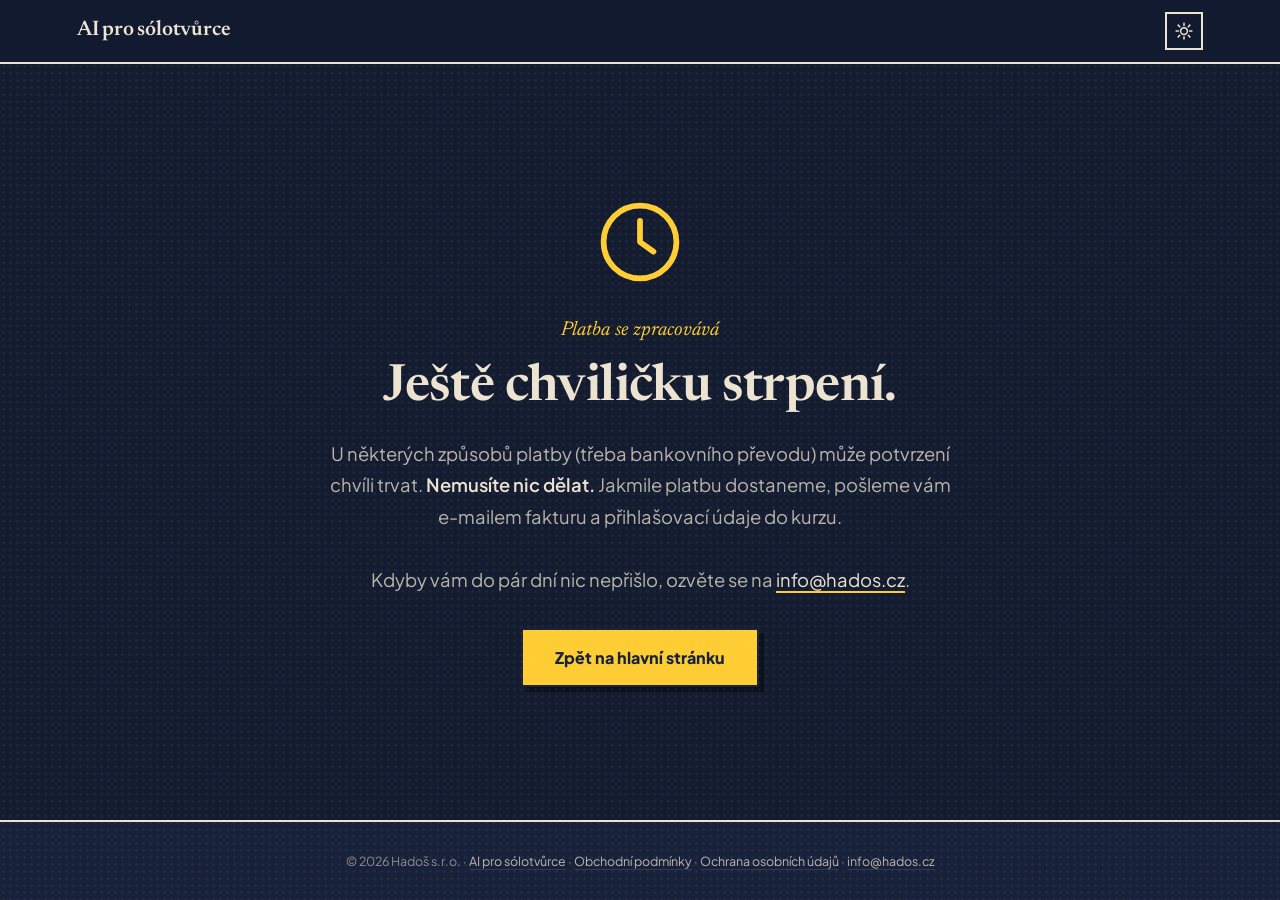
<file: platba-ceka.html>
<!DOCTYPE html>
<html lang="cs">
<head>
  <meta charset="UTF-8" />
  <meta name="viewport" content="width=device-width, initial-scale=1.0" />
  <title>Platba se zpracovává – AI pro sólotvůrce</title>
  <meta name="robots" content="noindex, nofollow" />
  <meta name="theme-color" content="#121b30" />
  <link rel="icon" href="/favicon.svg" type="image/svg+xml" />
  <link rel="apple-touch-icon" href="/apple-touch-icon.png" />
  <link rel="preconnect" href="https://fonts.googleapis.com" />
  <link rel="preconnect" href="https://fonts.gstatic.com" crossorigin />
  <link href="https://fonts.googleapis.com/css2?family=Newsreader:ital,opsz,wght@0,6..72,400;0,6..72,500;0,6..72,600;1,6..72,400;1,6..72,500&family=Plus+Jakarta+Sans:wght@400;500;600;700;800&display=swap" rel="stylesheet" />
  <style>
    *, *::before, *::after { box-sizing: border-box; margin: 0; padding: 0; }

    :root {
      --ink:        #16213a;
      --blue:       #2a3a7e;
      --yellow:     #FFCC33;
      --yellow-dark:#e6b800;
      --disp: 'Newsreader', Georgia, serif;
      --body: 'Plus Jakarta Sans', -apple-system, BlinkMacSystemFont, sans-serif;
      --grain: url("data:image/svg+xml,%3Csvg xmlns='http://www.w3.org/2000/svg' width='200' height='200'%3E%3Cfilter id='n'%3E%3CfeTurbulence type='fractalNoise' baseFrequency='0.8' numOctaves='2' stitchTiles='stitch'/%3E%3CfeColorMatrix type='saturate' values='0'/%3E%3C/filter%3E%3Crect width='100%25' height='100%25' filter='url(%23n)' opacity='0.22'/%3E%3C/svg%3E");
    }
    :root, :root[data-theme="dark"] {
      --bg:        #121b30;
      --bg-soft:   #16203a;
      --nav-bg:    rgba(18,27,48,0.84);
      --text:      #ece3d1;
      --text-soft: rgba(236,227,209,.76);
      --text-mut:  rgba(236,227,209,.55);
      --line:      rgba(244,236,221,.22);
      --line-soft: rgba(244,236,221,.12);
      --paper:     #f6efdf;
      --icon:      #FFCC33;
      --shadow:    rgba(0,0,0,.42);
      --dot: #ffd24d;
    }
    :root[data-theme="light"] {
      --bg:        #fbf4e6;
      --bg-soft:   #f2e9d8;
      --nav-bg:    rgba(251,244,230,0.85);
      --text:      #16213a;
      --text-soft: #33405f;
      --text-mut:  #5b6a86;
      --line:      rgba(34,50,118,.30);
      --line-soft: rgba(34,50,118,.15);
      --paper:     #ffffff;
      --icon:      #223276;
      --shadow:    rgba(22,33,58,.30);
      --dot: #223276;
    }

    body {
      font-family: var(--body); line-height: 1.6; -webkit-font-smoothing: antialiased;
      background: var(--bg); color: var(--text); min-height: 100vh; overflow-x: hidden; position: relative;
      display: flex; flex-direction: column;
    }
    body::after {
      content: ''; position: fixed; inset: 0; z-index: 9999; pointer-events: none;
      opacity: .32; mix-blend-mode: overlay; background-image: var(--grain);
    }
    body::before {
      content: ''; position: fixed; inset: 0; z-index: 9998; pointer-events: none;
      opacity: .06; background-image: radial-gradient(var(--dot) 1px, transparent 1.7px); background-size: 7px 7px;
    }

    /* NAV */
    nav {
      position: sticky; top: 0; z-index: 10001; background: var(--nav-bg);
      backdrop-filter: blur(12px); -webkit-backdrop-filter: blur(12px);
      border-bottom: 2px solid var(--text); padding: 0 6%;
      display: flex; align-items: center; justify-content: space-between; height: 64px;
    }
    .nav-logo { font-family: var(--disp); font-weight: 600; font-size: 1.32rem; color: var(--text); text-decoration: none; letter-spacing: -.2px; }
    @media (max-width: 600px) { .nav-logo { font-size: 1.12rem; white-space: nowrap; } }
    .theme-toggle {
      width: 38px; height: 38px; flex-shrink: 0; background: transparent; color: var(--text);
      border: 2px solid var(--text); cursor: pointer; display: inline-flex; align-items: center; justify-content: center;
      transition: background .15s, color .15s;
    }
    .theme-toggle:hover { background: var(--text); color: var(--bg); }
    .theme-toggle svg { width: 18px; height: 18px; }
    .theme-toggle .ic-moon { display: none; }
    :root[data-theme="light"] .theme-toggle .ic-sun  { display: none; }
    :root[data-theme="light"] .theme-toggle .ic-moon { display: block; }

    /* BUTTONS */
    .btn-primary { background: var(--yellow); color: var(--ink); padding: 15px 32px; font-weight: 800; font-size: 1rem; text-decoration: none; display: inline-block; border: 2px solid var(--ink); box-shadow: 5px 5px 0 var(--shadow); transition: transform .12s, box-shadow .12s; }
    .btn-primary:hover { transform: translate(2px,2px); box-shadow: 3px 3px 0 var(--shadow); }
    .btn-ghost { background: transparent; color: var(--text); padding: 14px 26px; font-weight: 700; font-size: 1rem; text-decoration: none; display: inline-block; border: 2px solid var(--text); transition: background .15s, color .15s; }
    .btn-ghost:hover { background: var(--text); color: var(--bg); }

    /* STATUS */
    .status-wrap { flex: 1; display: flex; align-items: center; justify-content: center; padding: 64px 6%; position: relative; z-index: 1; }
    .status { max-width: 640px; text-align: center; }
    .status-ic { width: 92px; height: 92px; margin: 0 auto 26px; display: block; color: var(--icon); }
    .status-kicker { font-family: var(--disp); font-style: italic; font-size: 1.25rem; color: var(--icon); margin-bottom: 12px; }
    .status-h1 { font-family: var(--disp); font-size: clamp(2.2rem, 5vw, 3.2rem); font-weight: 600; letter-spacing: -.6px; line-height: 1.2; color: var(--text); margin-bottom: 18px; }
    .status-msg { font-size: 1.15rem; color: var(--text-soft); line-height: 1.72; margin-bottom: 32px; }
    .status-msg strong { color: var(--text); font-weight: 600; }
    .status-msg a { color: var(--text); border-bottom: 2px solid var(--yellow); text-decoration: none; }
    .status-cta { display: flex; gap: 14px; justify-content: center; flex-wrap: wrap; }

    /* FOOTER */
    footer { background: var(--bg-soft); padding: 28px 6%; border-top: 2px solid var(--text); position: relative; z-index: 1; }
    .footer-meta { max-width: 1120px; margin: 0 auto; font-size: .78rem; color: var(--text-mut); text-align: center; line-height: 1.8; }
    footer a { color: var(--text-soft); text-decoration: none; border-bottom: 1px solid var(--line-soft); }
    footer a:hover { color: var(--yellow); border-color: var(--yellow); }
  </style>
</head>
<body>

<nav>
  <a class="nav-logo" href="/">AI pro sólotvůrce</a>
  <button id="themeToggle" class="theme-toggle" type="button" aria-label="Přepnout světlý a tmavý režim" title="Přepnout režim">
    <svg class="ic-sun" viewBox="0 0 24 24" fill="none" stroke="currentColor" stroke-width="2" stroke-linecap="round"><circle cx="12" cy="12" r="4.5"/><path d="M12 1.5v3M12 19.5v3M4.2 4.2l2.1 2.1M17.7 17.7l2.1 2.1M1.5 12h3M19.5 12h3M4.2 19.8l2.1-2.1M17.7 6.3l2.1-2.1"/></svg>
    <svg class="ic-moon" viewBox="0 0 24 24" fill="none" stroke="currentColor" stroke-width="2" stroke-linecap="round" stroke-linejoin="round"><path d="M20 14.5A8 8 0 1 1 9.5 4a6.5 6.5 0 0 0 10.5 10.5z"/></svg>
  </button>
</nav>

<main class="status-wrap">
  <div class="status">
    <svg class="status-ic" viewBox="0 0 48 48" fill="none" stroke="currentColor" stroke-width="3" stroke-linecap="round" stroke-linejoin="round" aria-hidden="true"><circle cx="24" cy="24" r="19"/><path d="M24 13v11l7 5"/></svg>
    <p class="status-kicker">Platba se zpracovává</p>
    <h1 class="status-h1">Ještě chviličku strpení.</h1>
    <p class="status-msg" id="statusMsg">U&nbsp;některých způsobů platby (třeba bankovního převodu) může potvrzení chvíli trvat. <strong>Nemusíte nic dělat.</strong> Jakmile platbu dostaneme, pošleme vám e-mailem fakturu a&nbsp;přihlašovací údaje do&nbsp;kurzu.<br/><br/>Kdyby vám do&nbsp;pár dní nic nepřišlo, ozvěte se na&nbsp;<a href="mailto:info@hados.cz">info@hados.cz</a>.</p>
    <div class="status-cta">
      <a href="/" class="btn-primary">Zpět na&nbsp;hlavní stránku</a>
    </div>
  </div>
</main>

<footer>
  <div class="footer-meta">© 2026 Hadoš s.r.o. · <a href="/">AI pro sólotvůrce</a> · <a href="vop.html">Obchodní podmínky</a> · <a href="zasady-osobnich-udaju.html">Ochrana osobních údajů</a> · <a href="mailto:info@hados.cz">info@hados.cz</a></div>
</footer>

<script>
  (function () {
    var root = document.documentElement;
    var saved = null;
    try { saved = localStorage.getItem('theme'); } catch (e) {}
    if (saved === 'light' || saved === 'dark') { root.setAttribute('data-theme', saved); }
    document.addEventListener('click', function (e) {
      if (!e.target.closest('#themeToggle')) return;
      var next = root.getAttribute('data-theme') === 'light' ? 'dark' : 'light';
      root.setAttribute('data-theme', next);
      try { localStorage.setItem('theme', next); } catch (e) {}
    });
  })();
</script>


<!-- Text podle produktu z návratové URL Benosaura (?p=hodina → ukázková hodina místo kurzu) -->
<script>
  (function () {
    var p = '';
    try { p = new URLSearchParams(location.search).get('p') || ''; } catch (e) {}
    if (p !== 'hodina') return;
    document.title = 'Platba se zpracovává – Ukázková hodina vajbování';
    var m = document.getElementById('statusMsg');
    if (m) m.innerHTML = 'U\u00a0některých způsobů platby (třeba bankovního převodu) může potvrzení chvíli trvat. <strong>Nemusíte nic dělat.</strong> Jakmile platbu dostaneme, pošleme vám e-mailem fakturu a\u00a0odkaz na\u00a0Google Meet, kde hodina proběhne.<br/><br/>Kdyby vám do\u00a0pár dní nic nepřišlo, ozvěte se na\u00a0<a href="mailto:info@hados.cz">info@hados.cz</a>.';
  })();
</script>
</body>
</html>
</file>
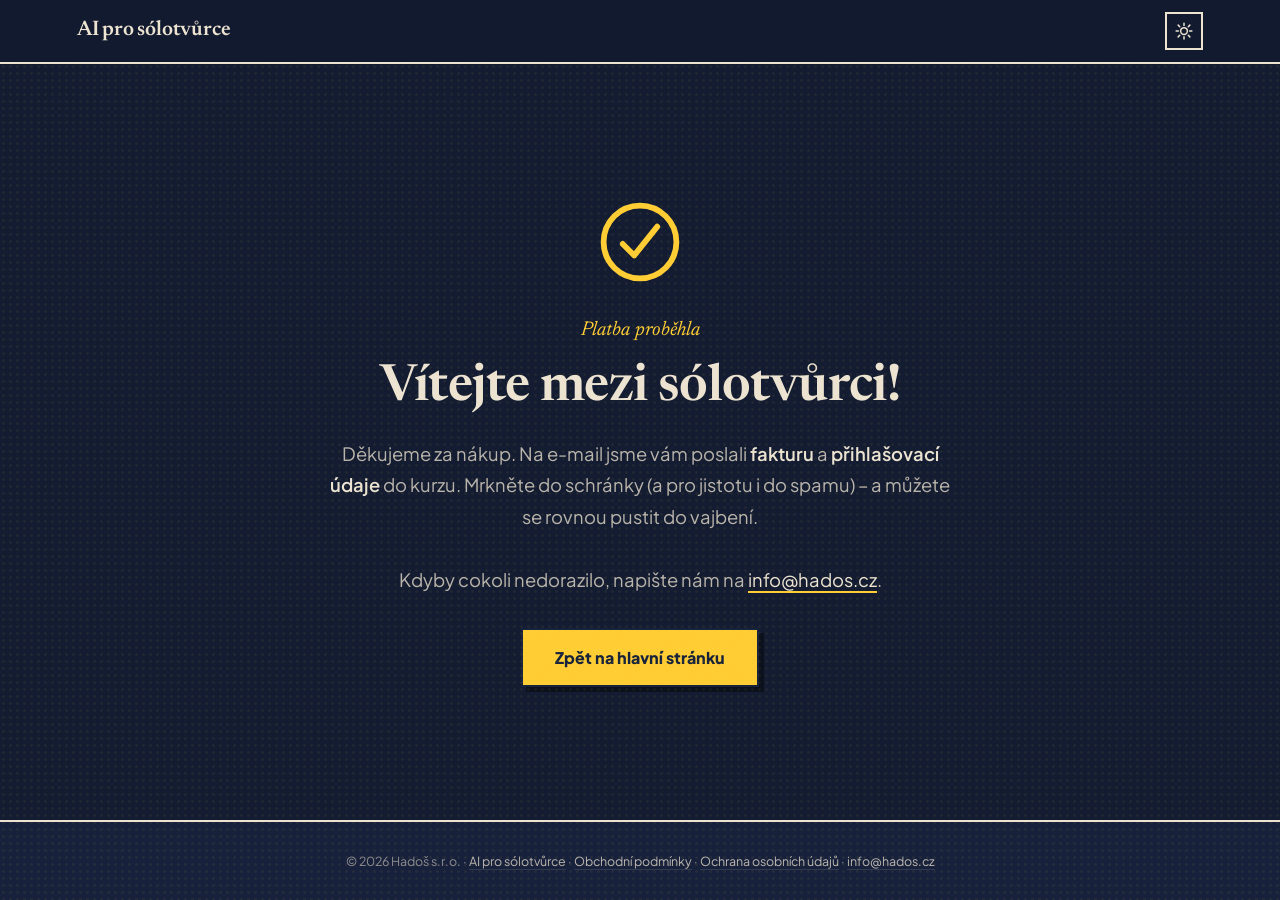
<file: platba-hotovo.html>
<!DOCTYPE html>
<html lang="cs">
<head>
  <meta charset="UTF-8" />
  <meta name="viewport" content="width=device-width, initial-scale=1.0" />
  <title>Platba proběhla – AI pro sólotvůrce</title>
  <meta name="robots" content="noindex, nofollow" />
  <meta name="theme-color" content="#121b30" />
  <link rel="icon" href="/favicon.svg" type="image/svg+xml" />
  <link rel="apple-touch-icon" href="/apple-touch-icon.png" />
  <link rel="preconnect" href="https://fonts.googleapis.com" />
  <link rel="preconnect" href="https://fonts.gstatic.com" crossorigin />
  <link href="https://fonts.googleapis.com/css2?family=Newsreader:ital,opsz,wght@0,6..72,400;0,6..72,500;0,6..72,600;1,6..72,400;1,6..72,500&family=Plus+Jakarta+Sans:wght@400;500;600;700;800&display=swap" rel="stylesheet" />
  <style>
    *, *::before, *::after { box-sizing: border-box; margin: 0; padding: 0; }

    :root {
      --ink:        #16213a;
      --blue:       #2a3a7e;
      --yellow:     #FFCC33;
      --yellow-dark:#e6b800;
      --disp: 'Newsreader', Georgia, serif;
      --body: 'Plus Jakarta Sans', -apple-system, BlinkMacSystemFont, sans-serif;
      --grain: url("data:image/svg+xml,%3Csvg xmlns='http://www.w3.org/2000/svg' width='200' height='200'%3E%3Cfilter id='n'%3E%3CfeTurbulence type='fractalNoise' baseFrequency='0.8' numOctaves='2' stitchTiles='stitch'/%3E%3CfeColorMatrix type='saturate' values='0'/%3E%3C/filter%3E%3Crect width='100%25' height='100%25' filter='url(%23n)' opacity='0.22'/%3E%3C/svg%3E");
    }
    :root, :root[data-theme="dark"] {
      --bg:        #121b30;
      --bg-soft:   #16203a;
      --nav-bg:    rgba(18,27,48,0.84);
      --text:      #ece3d1;
      --text-soft: rgba(236,227,209,.76);
      --text-mut:  rgba(236,227,209,.55);
      --line:      rgba(244,236,221,.22);
      --line-soft: rgba(244,236,221,.12);
      --paper:     #f6efdf;
      --icon:      #FFCC33;
      --shadow:    rgba(0,0,0,.42);
      --dot: #ffd24d;
    }
    :root[data-theme="light"] {
      --bg:        #fbf4e6;
      --bg-soft:   #f2e9d8;
      --nav-bg:    rgba(251,244,230,0.85);
      --text:      #16213a;
      --text-soft: #33405f;
      --text-mut:  #5b6a86;
      --line:      rgba(34,50,118,.30);
      --line-soft: rgba(34,50,118,.15);
      --paper:     #ffffff;
      --icon:      #223276;
      --shadow:    rgba(22,33,58,.30);
      --dot: #223276;
    }

    body {
      font-family: var(--body); line-height: 1.6; -webkit-font-smoothing: antialiased;
      background: var(--bg); color: var(--text); min-height: 100vh; overflow-x: hidden; position: relative;
      display: flex; flex-direction: column;
    }
    body::after {
      content: ''; position: fixed; inset: 0; z-index: 9999; pointer-events: none;
      opacity: .32; mix-blend-mode: overlay; background-image: var(--grain);
    }
    body::before {
      content: ''; position: fixed; inset: 0; z-index: 9998; pointer-events: none;
      opacity: .06; background-image: radial-gradient(var(--dot) 1px, transparent 1.7px); background-size: 7px 7px;
    }

    /* NAV */
    nav {
      position: sticky; top: 0; z-index: 10001; background: var(--nav-bg);
      backdrop-filter: blur(12px); -webkit-backdrop-filter: blur(12px);
      border-bottom: 2px solid var(--text); padding: 0 6%;
      display: flex; align-items: center; justify-content: space-between; height: 64px;
    }
    .nav-logo { font-family: var(--disp); font-weight: 600; font-size: 1.32rem; color: var(--text); text-decoration: none; letter-spacing: -.2px; }
    @media (max-width: 600px) { .nav-logo { font-size: 1.12rem; white-space: nowrap; } }
    .theme-toggle {
      width: 38px; height: 38px; flex-shrink: 0; background: transparent; color: var(--text);
      border: 2px solid var(--text); cursor: pointer; display: inline-flex; align-items: center; justify-content: center;
      transition: background .15s, color .15s;
    }
    .theme-toggle:hover { background: var(--text); color: var(--bg); }
    .theme-toggle svg { width: 18px; height: 18px; }
    .theme-toggle .ic-moon { display: none; }
    :root[data-theme="light"] .theme-toggle .ic-sun  { display: none; }
    :root[data-theme="light"] .theme-toggle .ic-moon { display: block; }

    /* BUTTONS */
    .btn-primary { background: var(--yellow); color: var(--ink); padding: 15px 32px; font-weight: 800; font-size: 1rem; text-decoration: none; display: inline-block; border: 2px solid var(--ink); box-shadow: 5px 5px 0 var(--shadow); transition: transform .12s, box-shadow .12s; }
    .btn-primary:hover { transform: translate(2px,2px); box-shadow: 3px 3px 0 var(--shadow); }
    .btn-ghost { background: transparent; color: var(--text); padding: 14px 26px; font-weight: 700; font-size: 1rem; text-decoration: none; display: inline-block; border: 2px solid var(--text); transition: background .15s, color .15s; }
    .btn-ghost:hover { background: var(--text); color: var(--bg); }

    /* STATUS */
    .status-wrap { flex: 1; display: flex; align-items: center; justify-content: center; padding: 64px 6%; position: relative; z-index: 1; }
    .status { max-width: 640px; text-align: center; }
    .status-ic { width: 92px; height: 92px; margin: 0 auto 26px; display: block; color: var(--icon); }
    .status-kicker { font-family: var(--disp); font-style: italic; font-size: 1.25rem; color: var(--icon); margin-bottom: 12px; }
    .status-h1 { font-family: var(--disp); font-size: clamp(2.2rem, 5vw, 3.2rem); font-weight: 600; letter-spacing: -.6px; line-height: 1.2; color: var(--text); margin-bottom: 18px; }
    .status-msg { font-size: 1.15rem; color: var(--text-soft); line-height: 1.72; margin-bottom: 32px; }
    .status-msg strong { color: var(--text); font-weight: 600; }
    .status-msg a { color: var(--text); border-bottom: 2px solid var(--yellow); text-decoration: none; }
    .status-cta { display: flex; gap: 14px; justify-content: center; flex-wrap: wrap; }

    /* FOOTER */
    footer { background: var(--bg-soft); padding: 28px 6%; border-top: 2px solid var(--text); position: relative; z-index: 1; }
    .footer-meta { max-width: 1120px; margin: 0 auto; font-size: .78rem; color: var(--text-mut); text-align: center; line-height: 1.8; }
    footer a { color: var(--text-soft); text-decoration: none; border-bottom: 1px solid var(--line-soft); }
    footer a:hover { color: var(--yellow); border-color: var(--yellow); }
  </style>
<!-- Umami – anonymní měření návštěvnosti (bez cookies); stejné web ID jako homepage -->
<script defer src="https://cloud.umami.is/script.js" data-website-id="1560934e-9623-4c4c-80e0-37dd07e3a4c1"></script>
<!-- Microsoft Clarity – stejný projekt jako homepage -->
<script type="text/javascript">
    (function(c,l,a,r,i,t,y){
        c[a]=c[a]||function(){(c[a].q=c[a].q||[]).push(arguments)};
        t=l.createElement(r);t.async=1;t.src="https://www.clarity.ms/tag/"+i;
        y=l.getElementsByTagName(r)[0];y.parentNode.insertBefore(t,y);
    })(window, document, "clarity", "script", "y7yu0k93ej");
</script>
</head>
<body>

<nav>
  <a class="nav-logo" href="/">AI pro sólotvůrce</a>
  <button id="themeToggle" class="theme-toggle" type="button" aria-label="Přepnout světlý a tmavý režim" title="Přepnout režim">
    <svg class="ic-sun" viewBox="0 0 24 24" fill="none" stroke="currentColor" stroke-width="2" stroke-linecap="round"><circle cx="12" cy="12" r="4.5"/><path d="M12 1.5v3M12 19.5v3M4.2 4.2l2.1 2.1M17.7 17.7l2.1 2.1M1.5 12h3M19.5 12h3M4.2 19.8l2.1-2.1M17.7 6.3l2.1-2.1"/></svg>
    <svg class="ic-moon" viewBox="0 0 24 24" fill="none" stroke="currentColor" stroke-width="2" stroke-linecap="round" stroke-linejoin="round"><path d="M20 14.5A8 8 0 1 1 9.5 4a6.5 6.5 0 0 0 10.5 10.5z"/></svg>
  </button>
</nav>

<main class="status-wrap">
  <div class="status">
    <svg class="status-ic" viewBox="0 0 48 48" fill="none" stroke="currentColor" stroke-width="3" stroke-linecap="round" stroke-linejoin="round" aria-hidden="true"><circle cx="24" cy="24" r="19"/><path d="M15 25l6 6 12-15"/></svg>
    <p class="status-kicker">Platba proběhla</p>
    <h1 class="status-h1" id="statusH1">Vítejte mezi&nbsp;sólotvůrci!</h1>
    <p class="status-msg" id="statusMsg">Děkujeme za&nbsp;nákup. Na&nbsp;e-mail jsme vám poslali <strong>fakturu</strong> a&nbsp;<strong>přihlašovací údaje</strong> do&nbsp;kurzu. Mrkněte do&nbsp;schránky (a&nbsp;pro jistotu i&nbsp;do&nbsp;spamu) – a&nbsp;můžete se rovnou pustit do&nbsp;vajbení.<br/><br/>Kdyby cokoli nedorazilo, napište nám na&nbsp;<a href="mailto:info@hados.cz">info@hados.cz</a>.</p>
    <div class="status-cta">
      <a href="/" class="btn-primary">Zpět na&nbsp;hlavní stránku</a>
    </div>
  </div>
</main>

<footer>
  <div class="footer-meta">© 2026 Hadoš s.r.o. · <a href="/">AI pro sólotvůrce</a> · <a href="vop.html">Obchodní podmínky</a> · <a href="zasady-osobnich-udaju.html">Ochrana osobních údajů</a> · <a href="mailto:info@hados.cz">info@hados.cz</a></div>
</footer>

<script>
  (function () {
    var root = document.documentElement;
    var saved = null;
    try { saved = localStorage.getItem('theme'); } catch (e) {}
    if (saved === 'light' || saved === 'dark') { root.setAttribute('data-theme', saved); }
    document.addEventListener('click', function (e) {
      if (!e.target.closest('#themeToggle')) return;
      var next = root.getAttribute('data-theme') === 'light' ? 'dark' : 'light';
      root.setAttribute('data-theme', next);
      try { localStorage.setItem('theme', next); } catch (e) {}
    });
  })();
</script>

<!-- Produkt podle návratové URL z Benosaura: ?p=kurz | ?p=hodina (bez parametru = neuvedeno).
     Text stránky se přepne pro ukázkovou hodinu; Umami event nese property „produkt" a střílí jen jednou za relaci (reload se nepočítá). -->
<script>
  (function () {
    var p = '';
    try { p = new URLSearchParams(location.search).get('p') || ''; } catch (e) {}
    var produkt = (p === 'kurz' || p === 'hodina') ? p : 'neuvedeno';

    if (produkt === 'hodina') {
      document.title = 'Platba proběhla – Ukázková hodina vajbování';
      var h = document.getElementById('statusH1'), m = document.getElementById('statusMsg');
      if (h) h.innerHTML = 'Místo máte, těšíme se na\u00a0vás!';
      if (m) m.innerHTML = 'Děkujeme za\u00a0nákup. Na\u00a0e-mail jsme vám poslali <strong>fakturu</strong> a\u00a0<strong>odkaz na\u00a0Google Meet</strong>, kde hodina proběhne. Mrkněte do\u00a0schránky (a\u00a0pro jistotu i\u00a0do\u00a0spamu) a\u00a0uložte si termín do\u00a0kalendáře.<br/><br/>Kdyby cokoli nedorazilo, napište nám na\u00a0<a href="mailto:info@hados.cz">info@hados.cz</a>.';
    }

    var klic = 'platba-dokoncena:' + produkt, uz = false;
    try { uz = sessionStorage.getItem(klic) === '1'; } catch (e) {}
    if (uz) return;
    var pokusy = 0;
    var t = setInterval(function () {
      if (window.umami) {
        window.umami.track('platba-dokoncena', { produkt: produkt });
        try { sessionStorage.setItem(klic, '1'); } catch (e) {}
        clearInterval(t);
      }
      if (++pokusy > 20) clearInterval(t);
    }, 300);
  })();
</script>
</body>
</html>
</file>
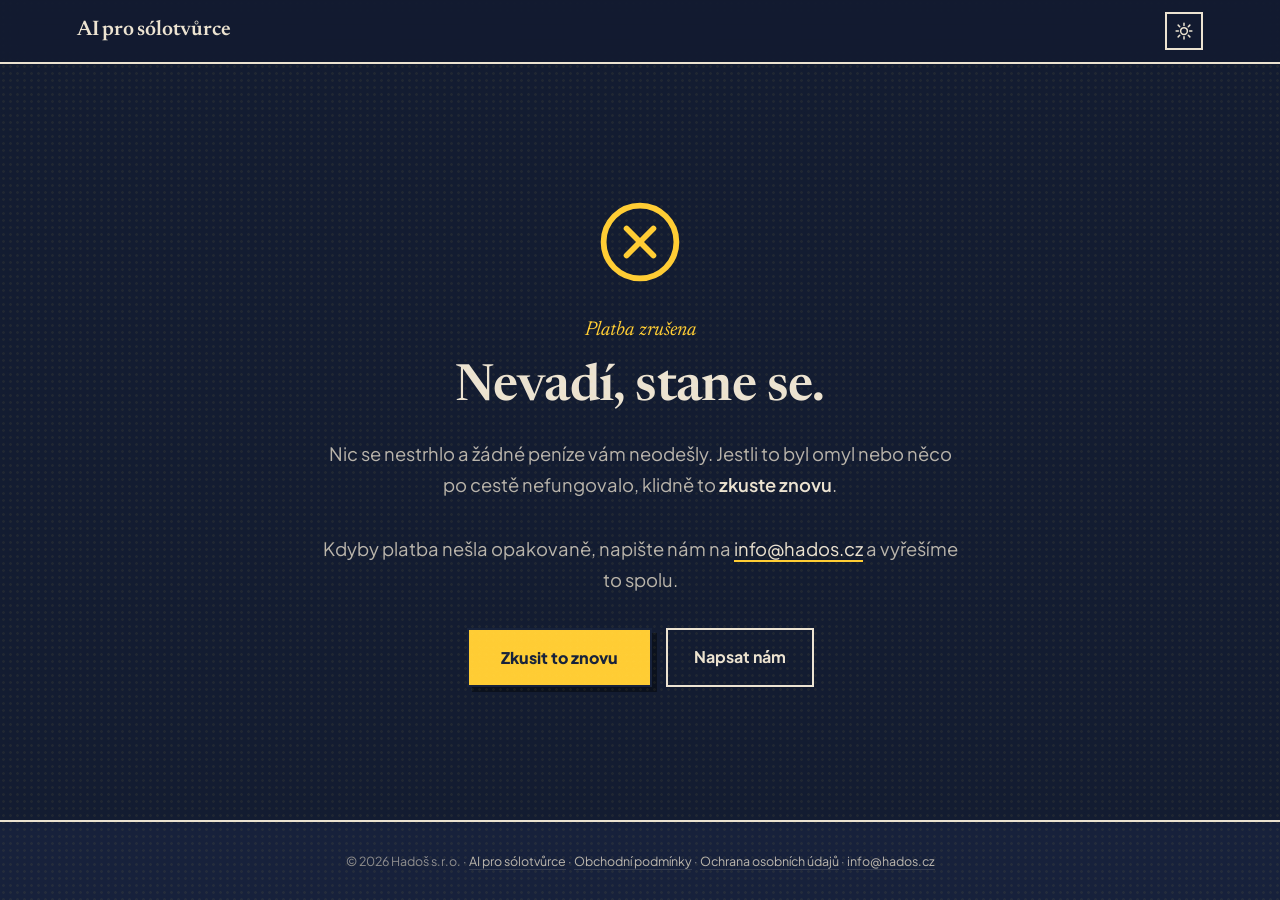
<file: platba-zrusena.html>
<!DOCTYPE html>
<html lang="cs">
<head>
  <meta charset="UTF-8" />
  <meta name="viewport" content="width=device-width, initial-scale=1.0" />
  <title>Platba zrušena – AI pro sólotvůrce</title>
  <meta name="robots" content="noindex, nofollow" />
  <meta name="theme-color" content="#121b30" />
  <link rel="icon" href="/favicon.svg" type="image/svg+xml" />
  <link rel="apple-touch-icon" href="/apple-touch-icon.png" />
  <link rel="preconnect" href="https://fonts.googleapis.com" />
  <link rel="preconnect" href="https://fonts.gstatic.com" crossorigin />
  <link href="https://fonts.googleapis.com/css2?family=Newsreader:ital,opsz,wght@0,6..72,400;0,6..72,500;0,6..72,600;1,6..72,400;1,6..72,500&family=Plus+Jakarta+Sans:wght@400;500;600;700;800&display=swap" rel="stylesheet" />
  <style>
    *, *::before, *::after { box-sizing: border-box; margin: 0; padding: 0; }

    :root {
      --ink:        #16213a;
      --blue:       #2a3a7e;
      --yellow:     #FFCC33;
      --yellow-dark:#e6b800;
      --disp: 'Newsreader', Georgia, serif;
      --body: 'Plus Jakarta Sans', -apple-system, BlinkMacSystemFont, sans-serif;
      --grain: url("data:image/svg+xml,%3Csvg xmlns='http://www.w3.org/2000/svg' width='200' height='200'%3E%3Cfilter id='n'%3E%3CfeTurbulence type='fractalNoise' baseFrequency='0.8' numOctaves='2' stitchTiles='stitch'/%3E%3CfeColorMatrix type='saturate' values='0'/%3E%3C/filter%3E%3Crect width='100%25' height='100%25' filter='url(%23n)' opacity='0.22'/%3E%3C/svg%3E");
    }
    :root, :root[data-theme="dark"] {
      --bg:        #121b30;
      --bg-soft:   #16203a;
      --nav-bg:    rgba(18,27,48,0.84);
      --text:      #ece3d1;
      --text-soft: rgba(236,227,209,.76);
      --text-mut:  rgba(236,227,209,.55);
      --line:      rgba(244,236,221,.22);
      --line-soft: rgba(244,236,221,.12);
      --paper:     #f6efdf;
      --icon:      #FFCC33;
      --shadow:    rgba(0,0,0,.42);
      --dot: #ffd24d;
    }
    :root[data-theme="light"] {
      --bg:        #fbf4e6;
      --bg-soft:   #f2e9d8;
      --nav-bg:    rgba(251,244,230,0.85);
      --text:      #16213a;
      --text-soft: #33405f;
      --text-mut:  #5b6a86;
      --line:      rgba(34,50,118,.30);
      --line-soft: rgba(34,50,118,.15);
      --paper:     #ffffff;
      --icon:      #223276;
      --shadow:    rgba(22,33,58,.30);
      --dot: #223276;
    }

    body {
      font-family: var(--body); line-height: 1.6; -webkit-font-smoothing: antialiased;
      background: var(--bg); color: var(--text); min-height: 100vh; overflow-x: hidden; position: relative;
      display: flex; flex-direction: column;
    }
    body::after {
      content: ''; position: fixed; inset: 0; z-index: 9999; pointer-events: none;
      opacity: .32; mix-blend-mode: overlay; background-image: var(--grain);
    }
    body::before {
      content: ''; position: fixed; inset: 0; z-index: 9998; pointer-events: none;
      opacity: .06; background-image: radial-gradient(var(--dot) 1px, transparent 1.7px); background-size: 7px 7px;
    }

    /* NAV */
    nav {
      position: sticky; top: 0; z-index: 10001; background: var(--nav-bg);
      backdrop-filter: blur(12px); -webkit-backdrop-filter: blur(12px);
      border-bottom: 2px solid var(--text); padding: 0 6%;
      display: flex; align-items: center; justify-content: space-between; height: 64px;
    }
    .nav-logo { font-family: var(--disp); font-weight: 600; font-size: 1.32rem; color: var(--text); text-decoration: none; letter-spacing: -.2px; }
    @media (max-width: 600px) { .nav-logo { font-size: 1.12rem; white-space: nowrap; } }
    .theme-toggle {
      width: 38px; height: 38px; flex-shrink: 0; background: transparent; color: var(--text);
      border: 2px solid var(--text); cursor: pointer; display: inline-flex; align-items: center; justify-content: center;
      transition: background .15s, color .15s;
    }
    .theme-toggle:hover { background: var(--text); color: var(--bg); }
    .theme-toggle svg { width: 18px; height: 18px; }
    .theme-toggle .ic-moon { display: none; }
    :root[data-theme="light"] .theme-toggle .ic-sun  { display: none; }
    :root[data-theme="light"] .theme-toggle .ic-moon { display: block; }

    /* BUTTONS */
    .btn-primary { background: var(--yellow); color: var(--ink); padding: 15px 32px; font-weight: 800; font-size: 1rem; text-decoration: none; display: inline-block; border: 2px solid var(--ink); box-shadow: 5px 5px 0 var(--shadow); transition: transform .12s, box-shadow .12s; }
    .btn-primary:hover { transform: translate(2px,2px); box-shadow: 3px 3px 0 var(--shadow); }
    .btn-ghost { background: transparent; color: var(--text); padding: 14px 26px; font-weight: 700; font-size: 1rem; text-decoration: none; display: inline-block; border: 2px solid var(--text); transition: background .15s, color .15s; }
    .btn-ghost:hover { background: var(--text); color: var(--bg); }

    /* STATUS */
    .status-wrap { flex: 1; display: flex; align-items: center; justify-content: center; padding: 64px 6%; position: relative; z-index: 1; }
    .status { max-width: 640px; text-align: center; }
    .status-ic { width: 92px; height: 92px; margin: 0 auto 26px; display: block; color: var(--icon); }
    .status-kicker { font-family: var(--disp); font-style: italic; font-size: 1.25rem; color: var(--icon); margin-bottom: 12px; }
    .status-h1 { font-family: var(--disp); font-size: clamp(2.2rem, 5vw, 3.2rem); font-weight: 600; letter-spacing: -.6px; line-height: 1.2; color: var(--text); margin-bottom: 18px; }
    .status-msg { font-size: 1.15rem; color: var(--text-soft); line-height: 1.72; margin-bottom: 32px; }
    .status-msg strong { color: var(--text); font-weight: 600; }
    .status-msg a { color: var(--text); border-bottom: 2px solid var(--yellow); text-decoration: none; }
    .status-cta { display: flex; gap: 14px; justify-content: center; flex-wrap: wrap; }

    /* FOOTER */
    footer { background: var(--bg-soft); padding: 28px 6%; border-top: 2px solid var(--text); position: relative; z-index: 1; }
    .footer-meta { max-width: 1120px; margin: 0 auto; font-size: .78rem; color: var(--text-mut); text-align: center; line-height: 1.8; }
    footer a { color: var(--text-soft); text-decoration: none; border-bottom: 1px solid var(--line-soft); }
    footer a:hover { color: var(--yellow); border-color: var(--yellow); }
  </style>
</head>
<body>

<nav>
  <a class="nav-logo" href="/">AI pro sólotvůrce</a>
  <button id="themeToggle" class="theme-toggle" type="button" aria-label="Přepnout světlý a tmavý režim" title="Přepnout režim">
    <svg class="ic-sun" viewBox="0 0 24 24" fill="none" stroke="currentColor" stroke-width="2" stroke-linecap="round"><circle cx="12" cy="12" r="4.5"/><path d="M12 1.5v3M12 19.5v3M4.2 4.2l2.1 2.1M17.7 17.7l2.1 2.1M1.5 12h3M19.5 12h3M4.2 19.8l2.1-2.1M17.7 6.3l2.1-2.1"/></svg>
    <svg class="ic-moon" viewBox="0 0 24 24" fill="none" stroke="currentColor" stroke-width="2" stroke-linecap="round" stroke-linejoin="round"><path d="M20 14.5A8 8 0 1 1 9.5 4a6.5 6.5 0 0 0 10.5 10.5z"/></svg>
  </button>
</nav>

<main class="status-wrap">
  <div class="status">
    <svg class="status-ic" viewBox="0 0 48 48" fill="none" stroke="currentColor" stroke-width="3" stroke-linecap="round" stroke-linejoin="round" aria-hidden="true"><circle cx="24" cy="24" r="19"/><path d="M17 17l14 14M31 17 17 31"/></svg>
    <p class="status-kicker">Platba zrušena</p>
    <h1 class="status-h1">Nevadí, stane se.</h1>
    <p class="status-msg">Nic se nestrhlo a&nbsp;žádné peníze vám neodešly. Jestli to byl omyl nebo něco po&nbsp;cestě nefungovalo, klidně to <strong>zkuste znovu</strong>.<br/><br/>Kdyby platba nešla opakovaně, napište nám na&nbsp;<a href="mailto:info@hados.cz">info@hados.cz</a> a&nbsp;vyřešíme to spolu.</p>
    <div class="status-cta">
      <a href="/#predprodej" class="btn-primary" id="retryLink">Zkusit to&nbsp;znovu</a>
      <a href="mailto:info@hados.cz" class="btn-ghost">Napsat nám</a>
    </div>
  </div>
</main>

<footer>
  <div class="footer-meta">© 2026 Hadoš s.r.o. · <a href="/">AI pro sólotvůrce</a> · <a href="vop.html">Obchodní podmínky</a> · <a href="zasady-osobnich-udaju.html">Ochrana osobních údajů</a> · <a href="mailto:info@hados.cz">info@hados.cz</a></div>
</footer>

<script>
  (function () {
    var root = document.documentElement;
    var saved = null;
    try { saved = localStorage.getItem('theme'); } catch (e) {}
    if (saved === 'light' || saved === 'dark') { root.setAttribute('data-theme', saved); }
    document.addEventListener('click', function (e) {
      if (!e.target.closest('#themeToggle')) return;
      var next = root.getAttribute('data-theme') === 'light' ? 'dark' : 'light';
      root.setAttribute('data-theme', next);
      try { localStorage.setItem('theme', next); } catch (e) {}
    });
  })();
</script>

<!-- Tlačítko „Zkusit to znovu“ podle produktu z návratové URL Benosaura (?p=hodina → objednávka ukázkové hodiny místo kurzu) -->
<script>
  (function () {
    var p = '';
    try { p = new URLSearchParams(location.search).get('p') || ''; } catch (e) {}
    if (p !== 'hodina') return;
    document.title = 'Platba zrušena – Ukázková hodina vajbování';
    var a = document.getElementById('retryLink');
    if (a) a.setAttribute('href', '/ukazkova-hodina#objednavka');
  })();
</script>

</body>
</html>
</file>
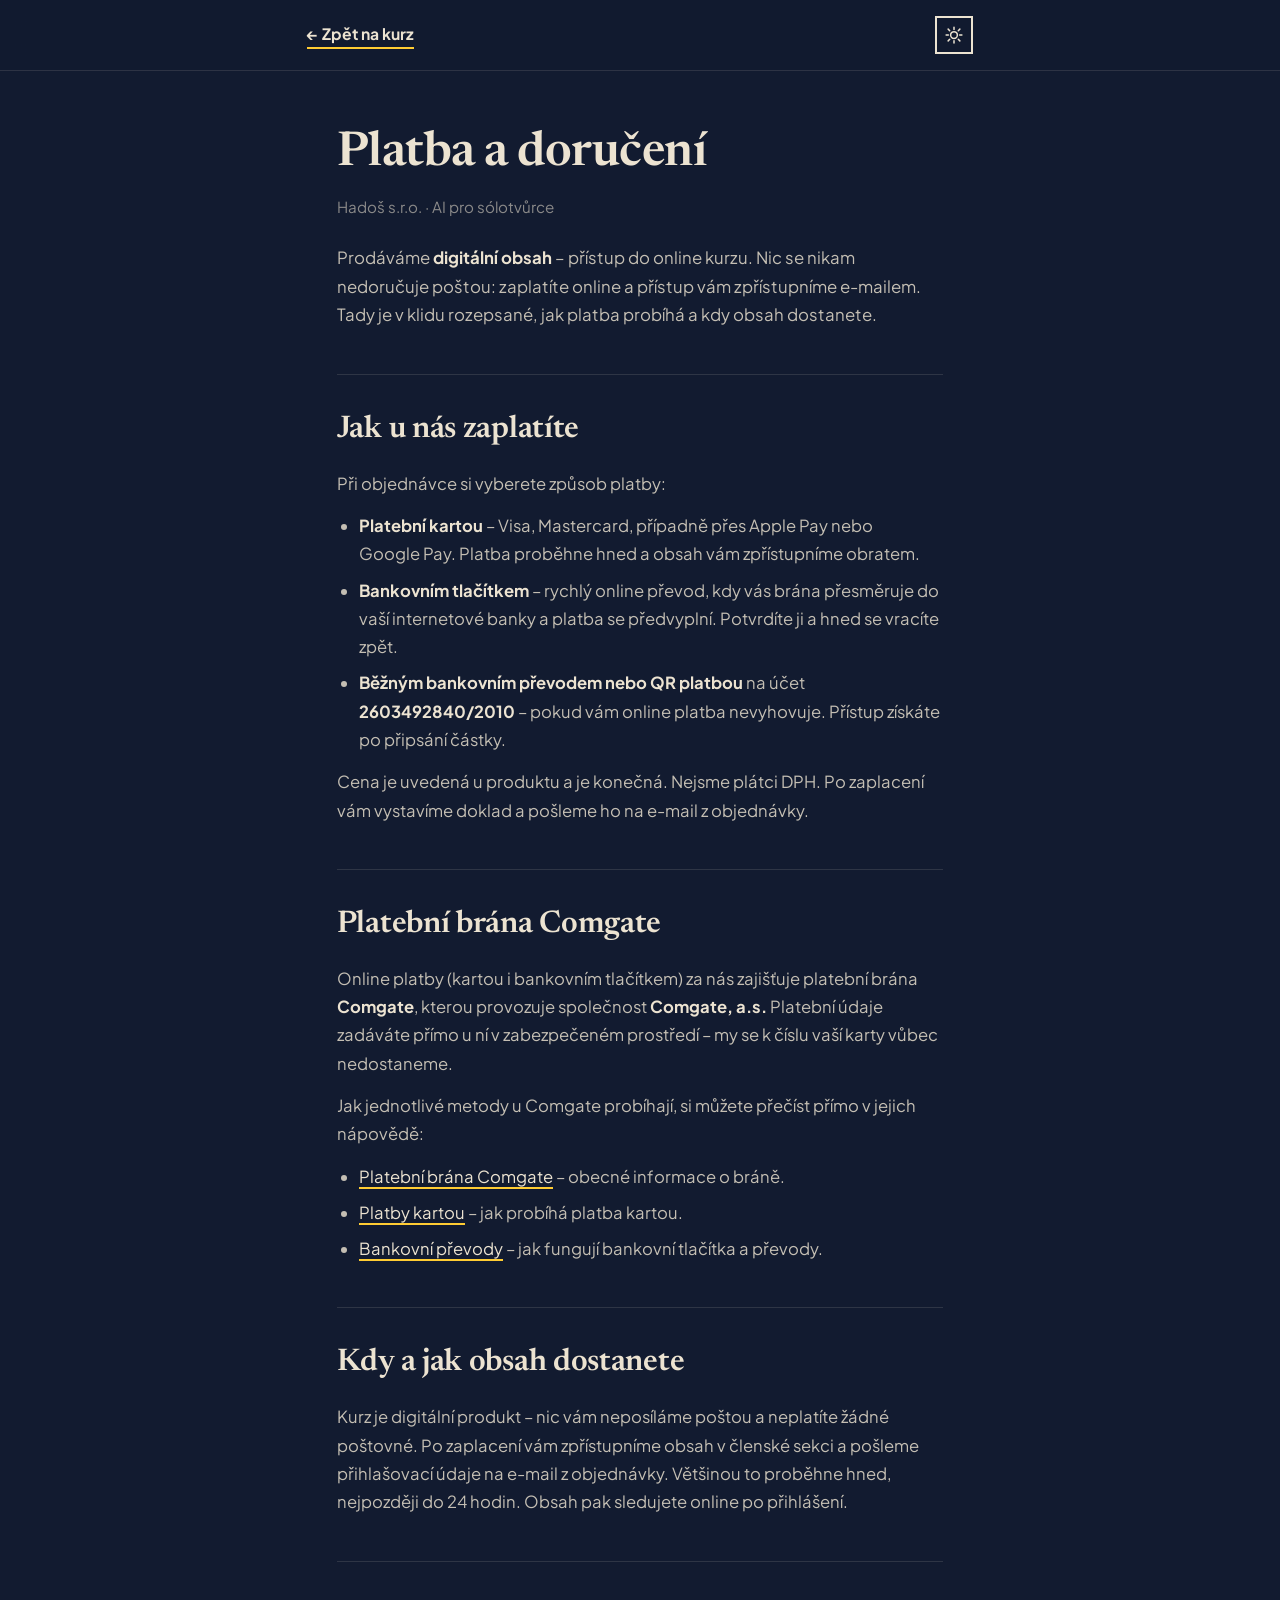
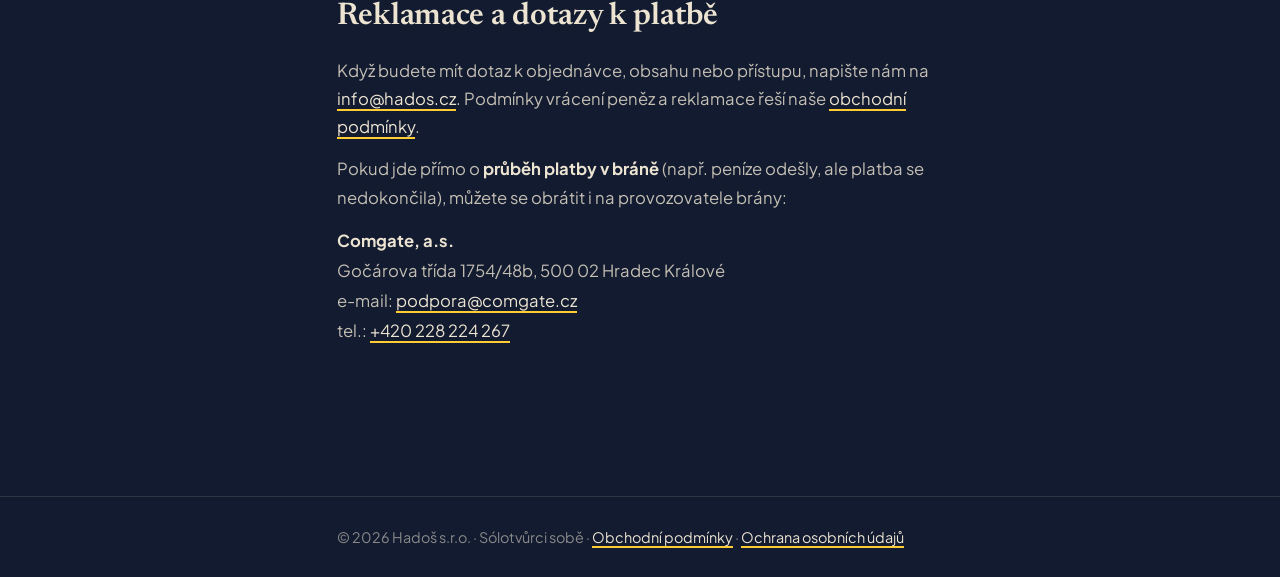
<file: platba.html>
<!DOCTYPE html>
<html lang="cs">
<head>
  <meta charset="UTF-8" />
  <meta name="viewport" content="width=device-width, initial-scale=1.0" />
  <title>Platba a doručení – AI pro sólotvůrce</title>
  <meta name="description" content="Jak u nás zaplatíte za kurz AI pro sólotvůrce: platba kartou, bankovním tlačítkem nebo převodem přes zabezpečenou bránu Comgate. A jak vám obsah doručíme." />
  <meta name="author" content="Hadoš s.r.o." />
  <meta name="theme-color" content="#121b30" />
  <link rel="canonical" href="https://solotvurci.cz/platba" />
  <link rel="icon" href="/favicon.svg" type="image/svg+xml" />
  <link rel="apple-touch-icon" href="/apple-touch-icon.png" />
  <link rel="preconnect" href="https://fonts.googleapis.com" />
  <link rel="preconnect" href="https://fonts.gstatic.com" crossorigin />
  <link href="https://fonts.googleapis.com/css2?family=Newsreader:ital,opsz,wght@0,6..72,400;0,6..72,500;0,6..72,600;1,6..72,400;1,6..72,500&family=Plus+Jakarta+Sans:wght@400;500;600;700;800&display=swap" rel="stylesheet" />
  <style>
    *, *::before, *::after { box-sizing: border-box; margin: 0; padding: 0; }
    :root {
      --ink: #16213a; --blue: #2a3a7e; --yellow: #FFCC33; --yellow-dark: #e6b800;
      --disp: 'Newsreader', Georgia, serif;
      --body: 'Plus Jakarta Sans', -apple-system, BlinkMacSystemFont, sans-serif;
    }
    :root, :root[data-theme="dark"] {
      --bg: #121b30; --bg-soft: #16203a; --nav-bg: rgba(18,27,48,0.84);
      --text: #ece3d1; --text-soft: rgba(236,227,209,.82); --text-mut: rgba(236,227,209,.55);
      --line: rgba(244,236,221,.22); --line-soft: rgba(244,236,221,.12); --shadow: rgba(0,0,0,.42);
    }
    :root[data-theme="light"] {
      --bg: #fbf4e6; --bg-soft: #f2e9d8; --nav-bg: rgba(251,244,230,0.85);
      --text: #16213a; --text-soft: #2c3a58; --text-mut: #5b6a86;
      --line: rgba(34,50,118,.30); --line-soft: rgba(34,50,118,.15); --shadow: rgba(22,33,58,.30);
    }
    html { scroll-behavior: smooth; }
    body { font-family: var(--body); line-height: 1.7; -webkit-font-smoothing: antialiased; background: var(--bg); color: var(--text); }

    nav { position: sticky; top: 0; z-index: 10; background: var(--nav-bg); backdrop-filter: blur(12px); -webkit-backdrop-filter: blur(12px); border-bottom: 1px solid var(--line-soft); }
    .nav-inner { max-width: 820px; margin: 0 auto; padding: 16px 6%; display: flex; align-items: center; justify-content: space-between; gap: 16px; }
    .nav-back { font-weight: 700; color: var(--text); text-decoration: none; font-size: .98rem; }
    .nav-back:hover { color: var(--yellow); }
    .theme-toggle {
      width: 38px; height: 38px; flex-shrink: 0;
      background: transparent; color: var(--text);
      border: 2px solid var(--text); cursor: pointer;
      display: inline-flex; align-items: center; justify-content: center;
      transition: background .15s, color .15s;
    }
    .theme-toggle:hover { background: var(--text); color: var(--bg); }
    .theme-toggle svg { width: 18px; height: 18px; }
    .theme-toggle .ic-moon { display: none; }
    :root[data-theme="light"] .theme-toggle .ic-sun  { display: none; }
    :root[data-theme="light"] .theme-toggle .ic-moon { display: block; }

    main { max-width: 760px; margin: 0 auto; padding: 56px 6% 96px; }
    h1 { font-family: var(--disp); font-weight: 600; font-size: clamp(2.1rem, 5vw, 3rem); letter-spacing: -.5px; line-height: 1.15; margin-bottom: 12px; }
    .eff { color: var(--text-mut); font-size: .95rem; margin-bottom: 8px; }
    .intro { color: var(--text-soft); font-size: 1.05rem; margin: 24px 0 8px; }
    h2 { font-family: var(--disp); font-weight: 600; font-size: clamp(1.5rem, 3.2vw, 1.95rem); letter-spacing: -.3px; margin: 44px 0 14px; padding-top: 28px; border-top: 1px solid var(--line-soft); }
    p, li { color: var(--text-soft); font-size: 1.04rem; margin-bottom: 14px; }
    strong { color: var(--text); font-weight: 700; }
    ul, ol { padding-left: 1.4em; margin-bottom: 14px; }
    li { margin-bottom: 8px; }
    a { color: var(--text); text-decoration: none; border-bottom: 2px solid var(--yellow); }
    a:hover { color: var(--yellow); }
    .addr { color: var(--text-soft); line-height: 1.8; margin-bottom: 14px; }
    footer { border-top: 1px solid var(--line-soft); margin-top: 40px; }
    .foot-inner { max-width: 760px; margin: 0 auto; padding: 28px 6%; color: var(--text-mut); font-size: .9rem; }
  </style>
</head>
<body>
  <nav>
    <div class="nav-inner">
      <a class="nav-back" href="index.html">← Zpět na kurz</a>
      <button class="theme-toggle" id="themeToggle" type="button" aria-label="Přepnout světlý a tmavý režim" title="Přepnout režim">
        <svg class="ic-sun" viewBox="0 0 24 24" fill="none" stroke="currentColor" stroke-width="2" stroke-linecap="round"><circle cx="12" cy="12" r="4.5"/><path d="M12 1.5v3M12 19.5v3M4.2 4.2l2.1 2.1M17.7 17.7l2.1 2.1M1.5 12h3M19.5 12h3M4.2 19.8l2.1-2.1M17.7 6.3l2.1-2.1"/></svg>
        <svg class="ic-moon" viewBox="0 0 24 24" fill="none" stroke="currentColor" stroke-width="2" stroke-linecap="round" stroke-linejoin="round"><path d="M20 14.5A8 8 0 1 1 9.5 4a6.5 6.5 0 0 0 10.5 10.5z"/></svg>
      </button>
    </div>
  </nav>

  <main>
    <h1>Platba a&nbsp;doručení</h1>
    <p class="eff">Hadoš s.r.o. · AI pro sólotvůrce</p>
    <p class="intro">Prodáváme <strong>digitální obsah</strong> – přístup do online kurzu. Nic se nikam nedoručuje poštou: zaplatíte online a&nbsp;přístup vám zpřístupníme e-mailem. Tady je v&nbsp;klidu rozepsané, jak platba probíhá a&nbsp;kdy obsah dostanete.</p>

    <h2>Jak u&nbsp;nás zaplatíte</h2>
    <p>Při objednávce si vyberete způsob platby:</p>
    <ul>
      <li><strong>Platební kartou</strong> – Visa, Mastercard, případně přes Apple&nbsp;Pay nebo Google&nbsp;Pay. Platba proběhne hned a&nbsp;obsah vám zpřístupníme obratem.</li>
      <li><strong>Bankovním tlačítkem</strong> – rychlý online převod, kdy vás brána přesměruje do vaší internetové banky a&nbsp;platba se předvyplní. Potvrdíte ji a&nbsp;hned se vracíte zpět.</li>
      <li><strong>Běžným bankovním převodem nebo&nbsp;QR&nbsp;platbou</strong> na účet <strong>2603492840/2010</strong> – pokud vám online platba nevyhovuje. Přístup získáte po připsání částky.</li>
    </ul>
    <p>Cena je uvedená u&nbsp;produktu a&nbsp;je konečná. Nejsme plátci DPH. Po zaplacení vám vystavíme doklad a&nbsp;pošleme ho na e-mail z&nbsp;objednávky.</p>

    <h2>Platební brána Comgate</h2>
    <p>Online platby (kartou i&nbsp;bankovním tlačítkem) za&nbsp;nás zajišťuje platební brána <strong>Comgate</strong>, kterou provozuje společnost <strong>Comgate, a.s.</strong> Platební údaje zadáváte přímo u&nbsp;ní v&nbsp;zabezpečeném prostředí – my se k&nbsp;číslu vaší karty vůbec nedostaneme.</p>
    <p>Jak jednotlivé metody u&nbsp;Comgate probíhají, si můžete přečíst přímo v&nbsp;jejich nápovědě:</p>
    <ul>
      <li><a href="https://www.comgate.eu/cs/platebni-brana" target="_blank" rel="noopener">Platební brána Comgate</a> – obecné informace o&nbsp;bráně.</li>
      <li><a href="https://help.comgate.cz/v1/docs/cs/platby-kartou" target="_blank" rel="noopener">Platby kartou</a> – jak probíhá platba kartou.</li>
      <li><a href="https://help.comgate.cz/docs/bankovni-prevody" target="_blank" rel="noopener">Bankovní převody</a> – jak fungují bankovní tlačítka a&nbsp;převody.</li>
    </ul>

    <h2>Kdy a&nbsp;jak obsah dostanete</h2>
    <p>Kurz je digitální produkt – nic vám neposíláme poštou a&nbsp;neplatíte žádné poštovné. Po zaplacení vám zpřístupníme obsah v&nbsp;členské sekci a&nbsp;pošleme přihlašovací údaje na e-mail z&nbsp;objednávky. Většinou to proběhne hned, nejpozději do&nbsp;24&nbsp;hodin. Obsah pak sledujete online po přihlášení.</p>

    <h2>Reklamace a&nbsp;dotazy k&nbsp;platbě</h2>
    <p>Když budete mít dotaz k&nbsp;objednávce, obsahu nebo přístupu, napište nám na <a href="mailto:info@hados.cz">info@hados.cz</a>. Podmínky vrácení peněz a&nbsp;reklamace řeší naše <a href="vop.html">obchodní podmínky</a>.</p>
    <p>Pokud jde přímo o&nbsp;<strong>průběh platby v&nbsp;bráně</strong> (např. peníze odešly, ale platba se nedokončila), můžete se obrátit i&nbsp;na provozovatele brány:</p>
    <p class="addr"><strong>Comgate, a.s.</strong><br/>
      Gočárova třída 1754/48b, 500 02 Hradec Králové<br/>
      e-mail: <a href="mailto:podpora@comgate.cz">podpora@comgate.cz</a><br/>
      tel.: <a href="tel:+420228224267">+420&nbsp;228&nbsp;224&nbsp;267</a></p>
  </main>

  <footer>
    <div class="foot-inner">© 2026 Hadoš s.r.o. · Sólotvůrci sobě · <a href="vop.html">Obchodní podmínky</a> · <a href="zasady-osobnich-udaju.html">Ochrana osobních údajů</a></div>
  </footer>

  <script>
    (function () {
      var root = document.documentElement;
      var saved = null;
      try { saved = localStorage.getItem('theme'); } catch (e) {}
      if (saved === 'light' || saved === 'dark') { root.setAttribute('data-theme', saved); }
      document.addEventListener('click', function (e) {
        if (!e.target.closest('#themeToggle')) return;
        var next = root.getAttribute('data-theme') === 'light' ? 'dark' : 'light';
        root.setAttribute('data-theme', next);
        try { localStorage.setItem('theme', next); } catch (e) {}
      });
    })();
  </script>
</body>
</html>
</file>
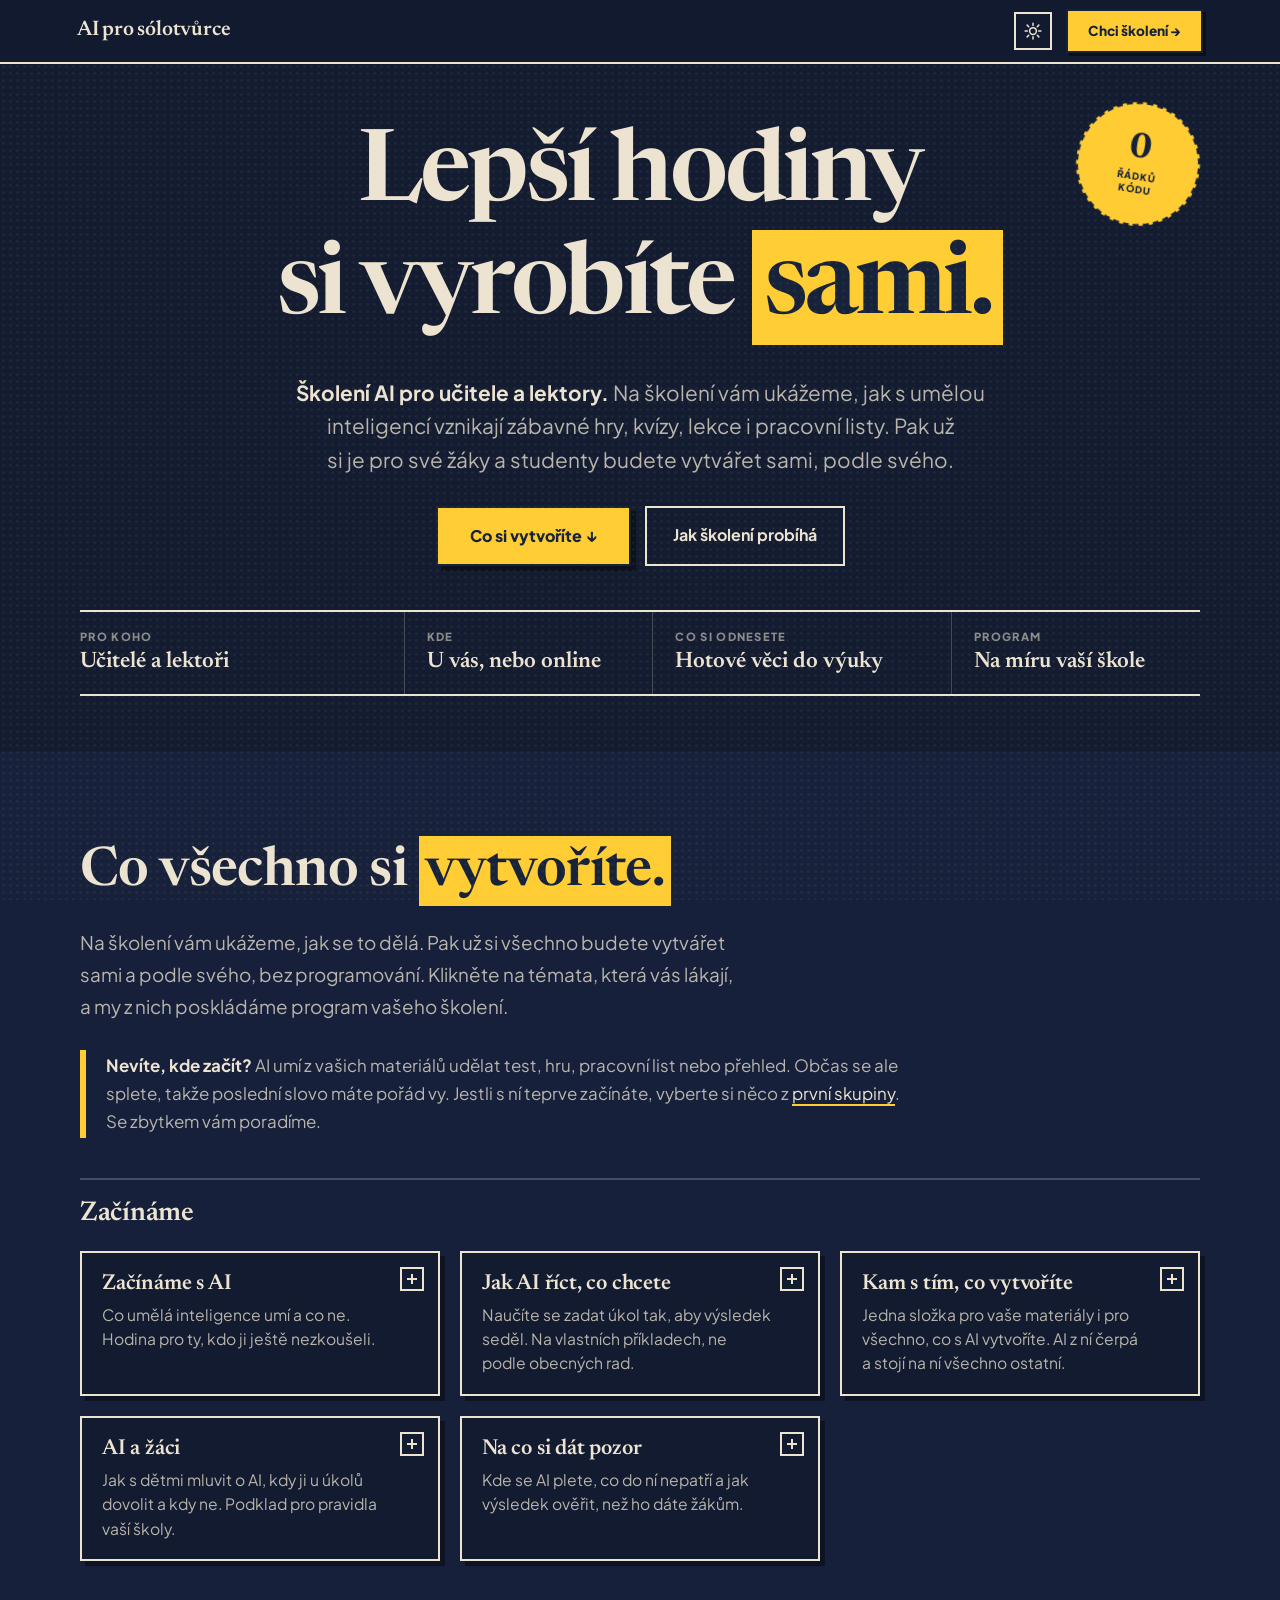
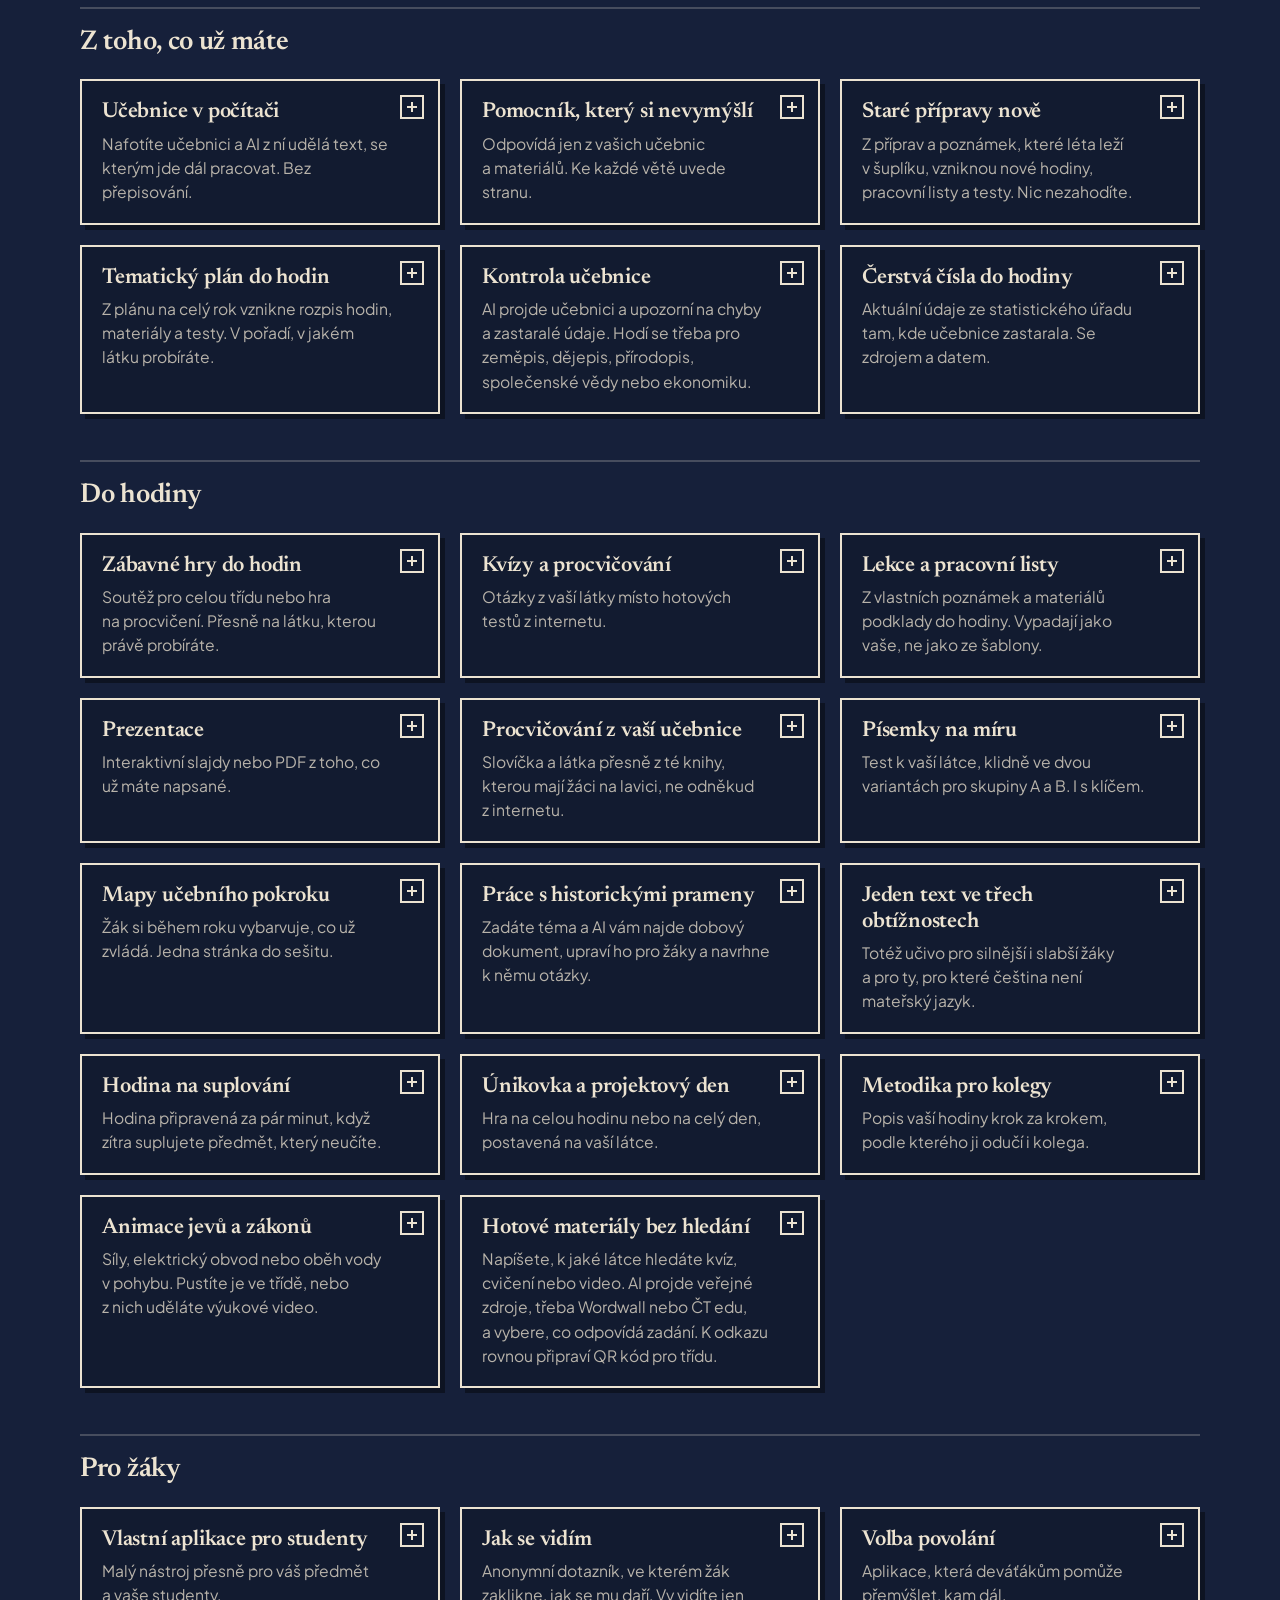
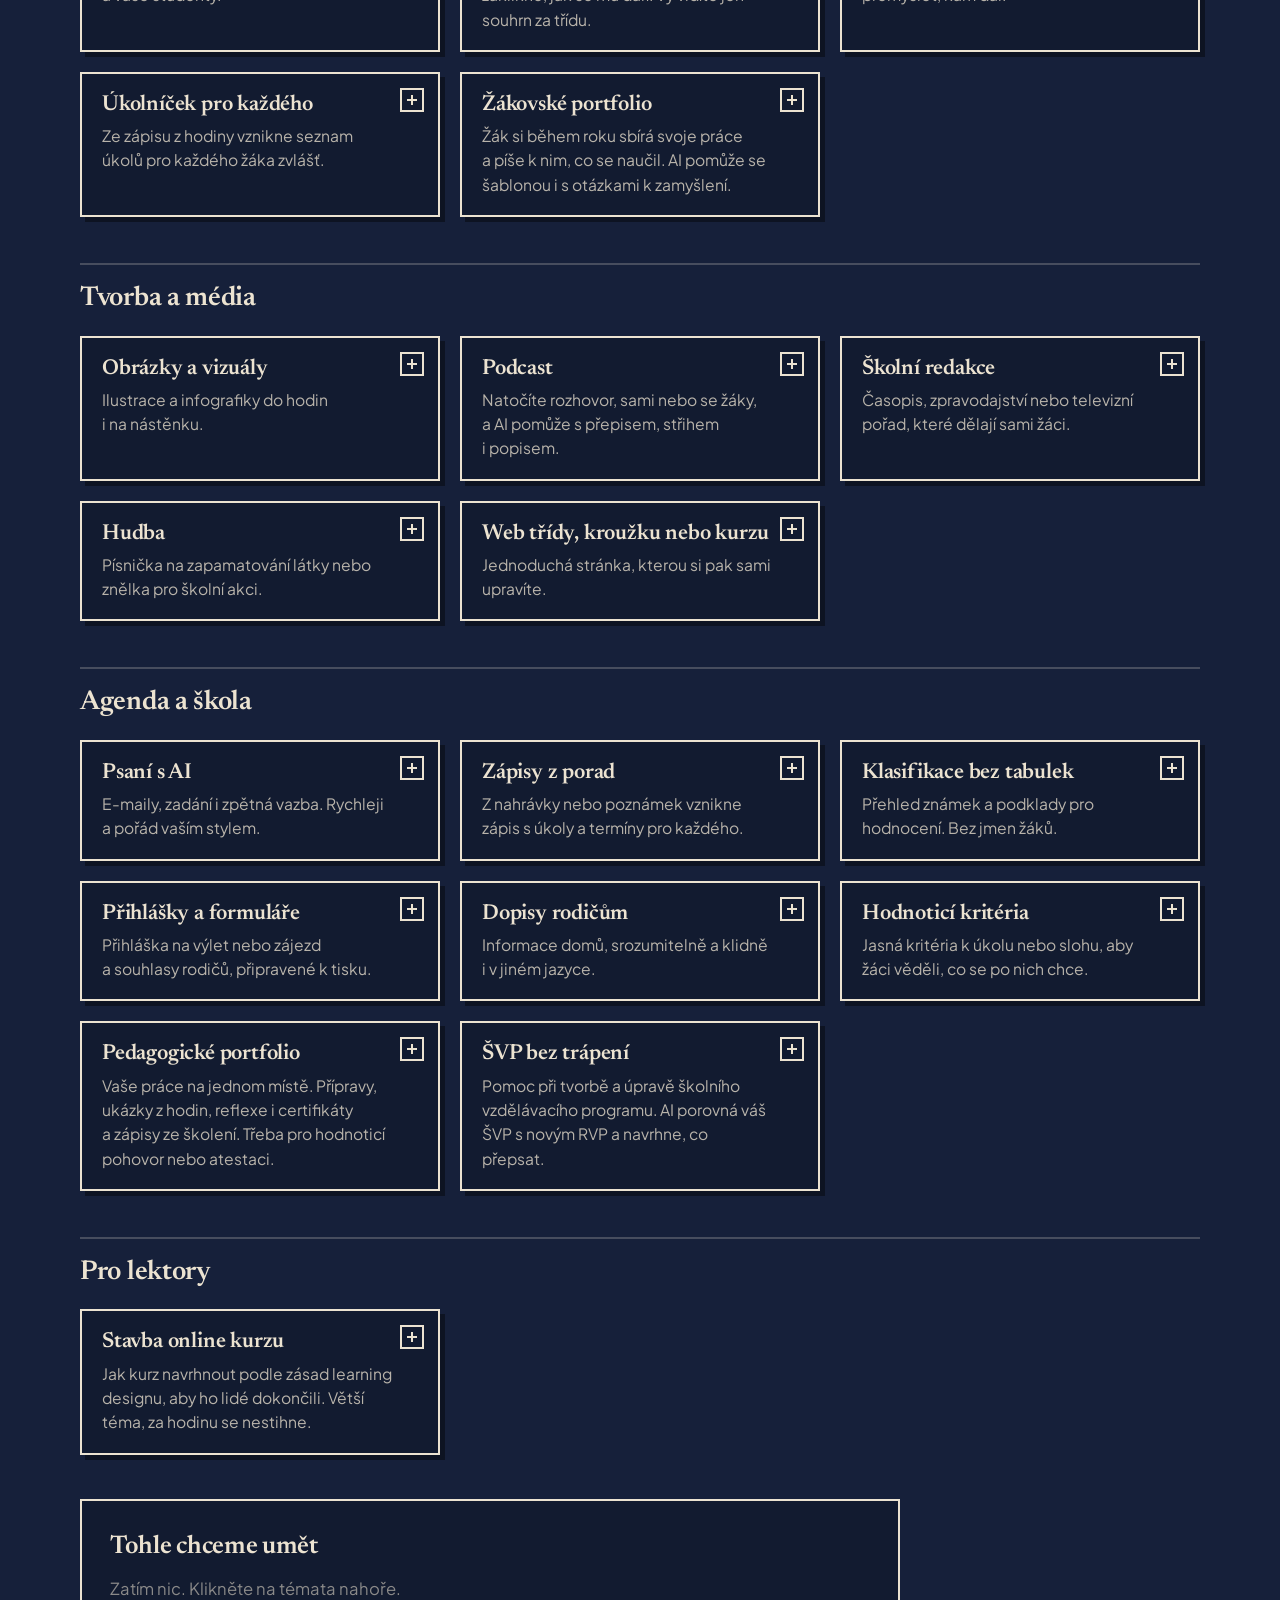
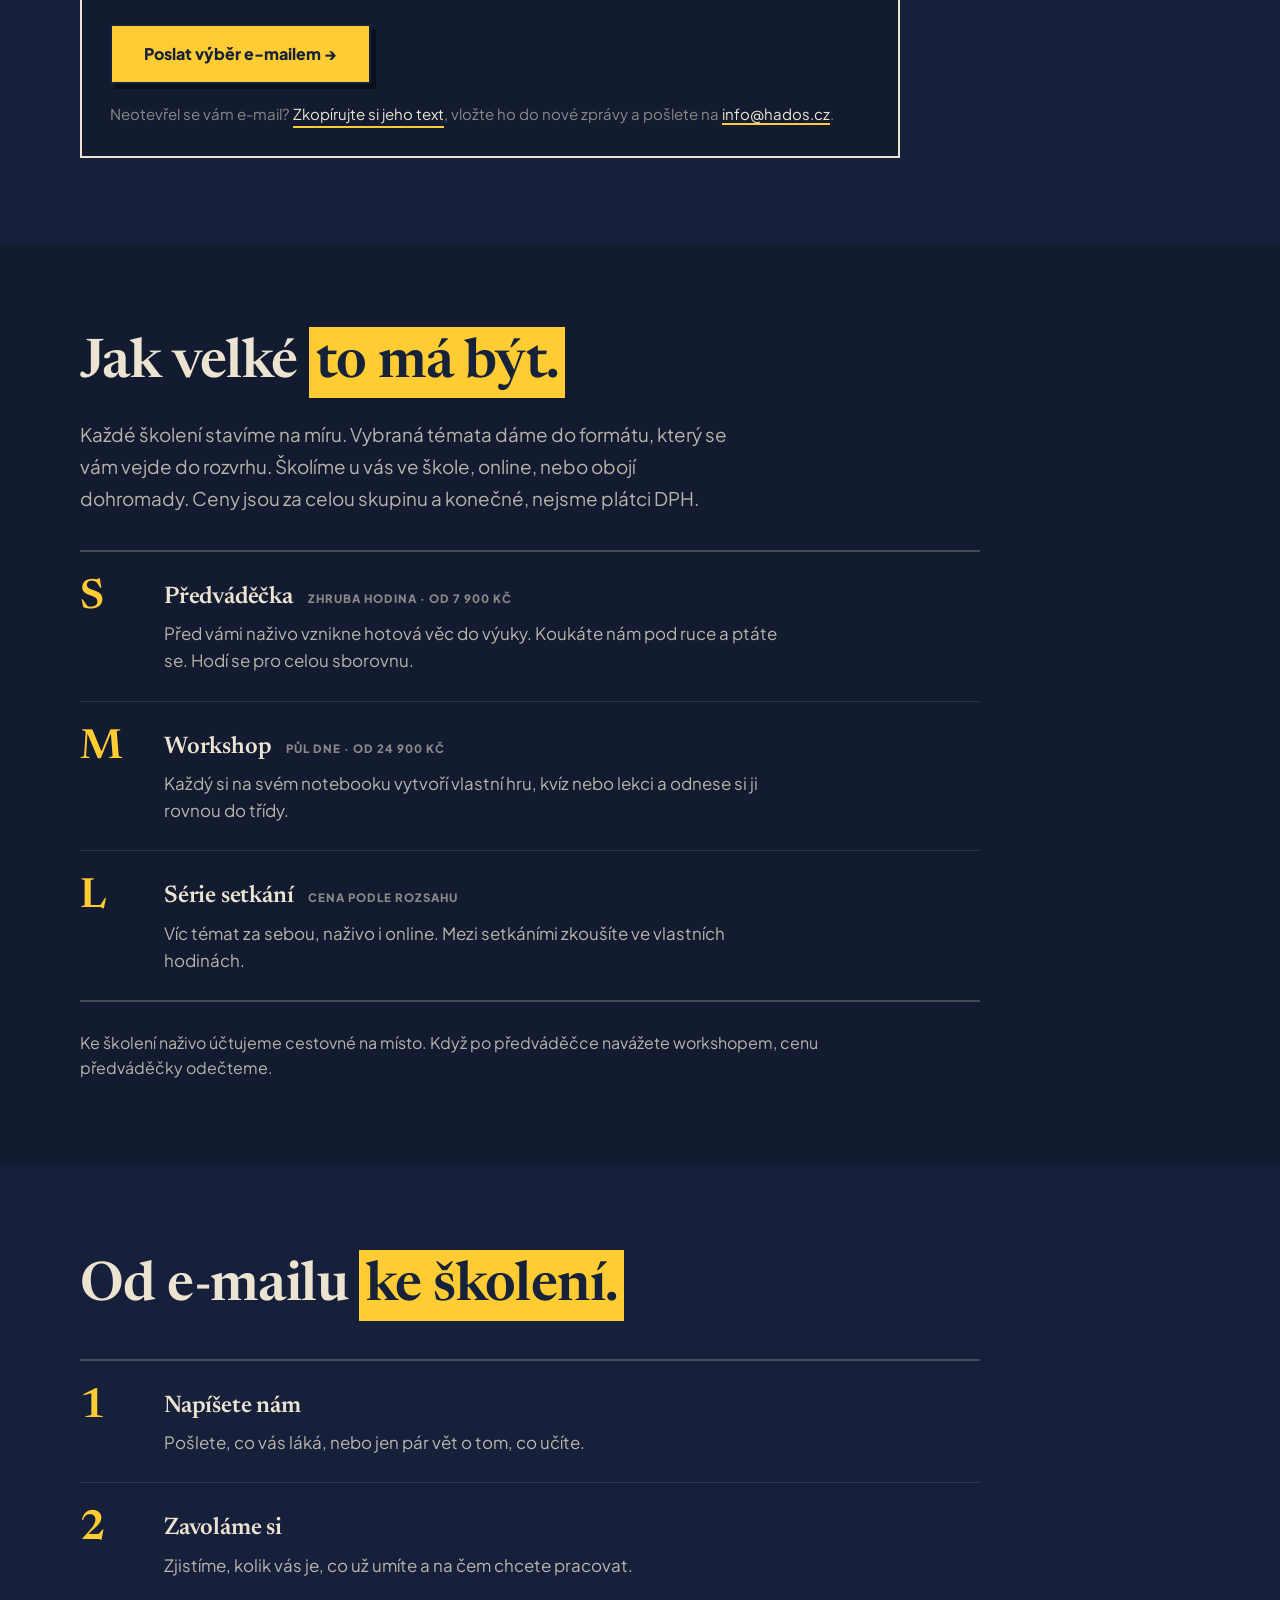
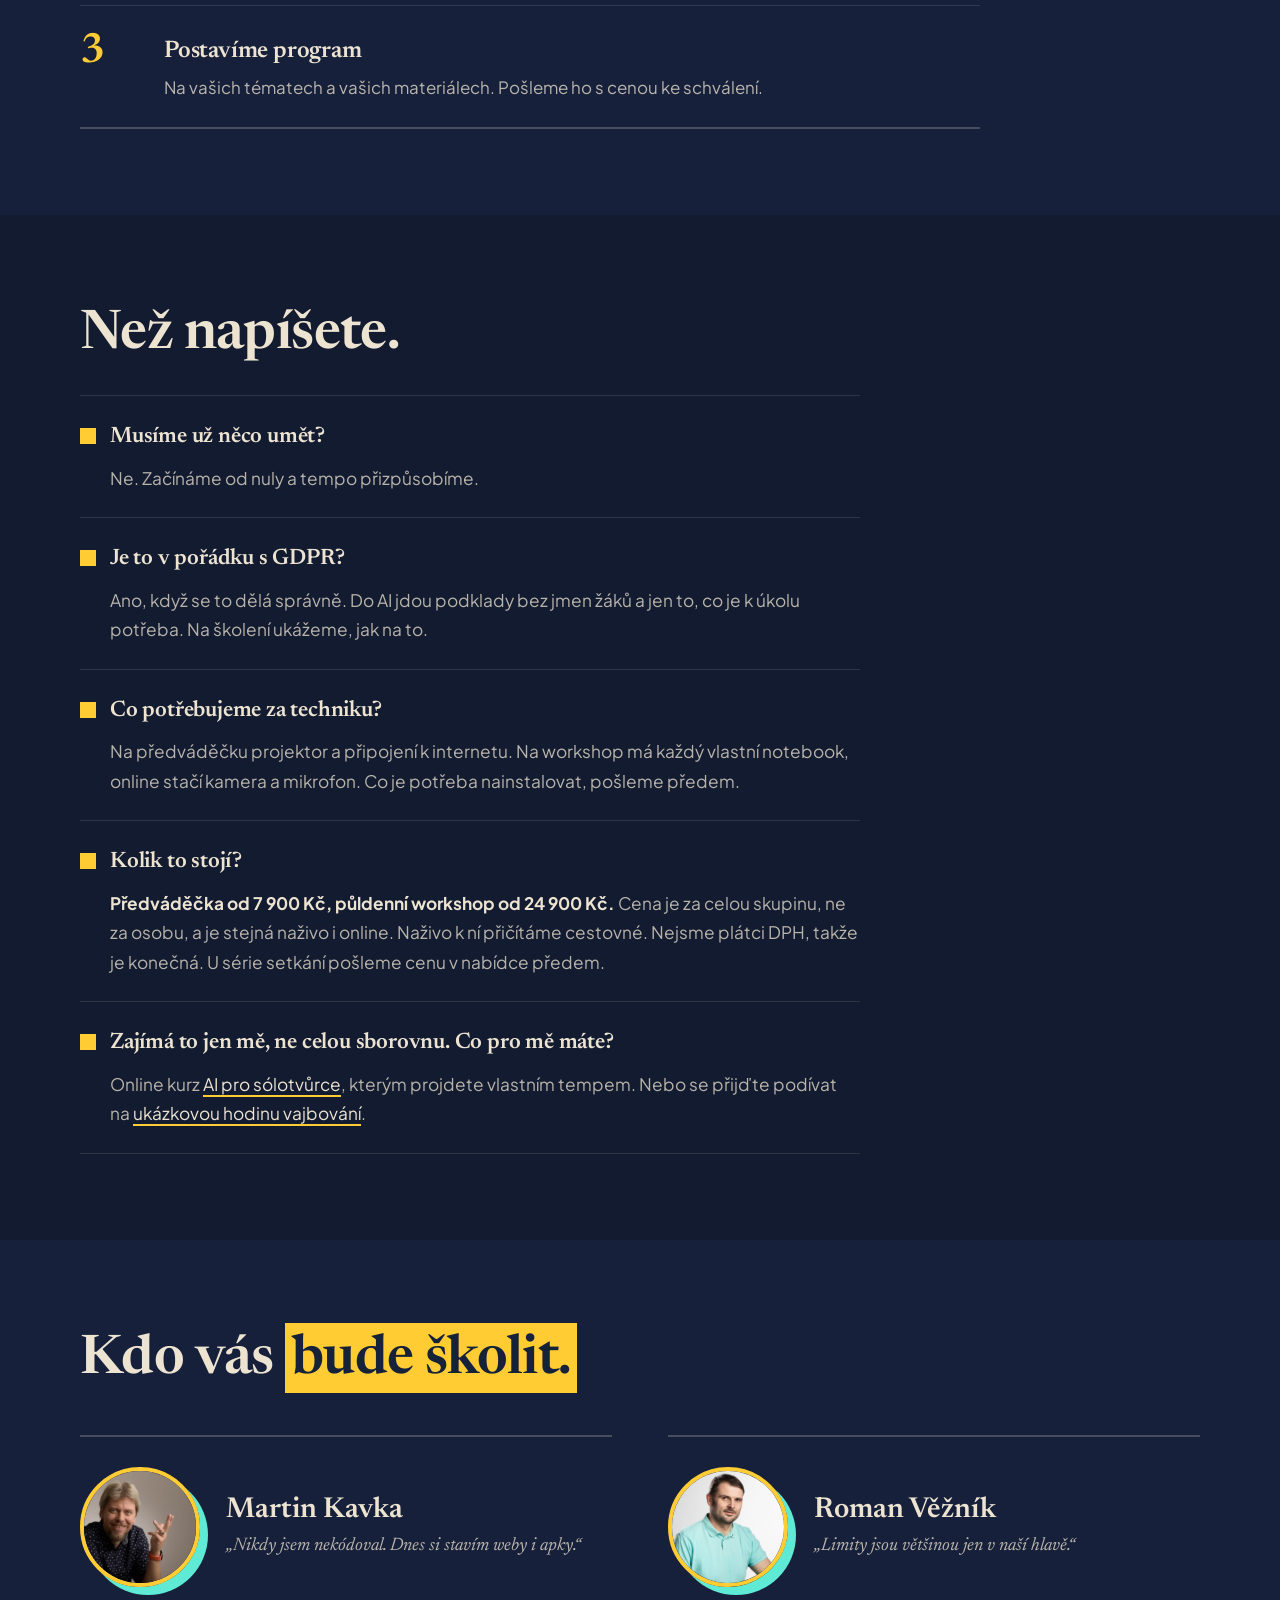
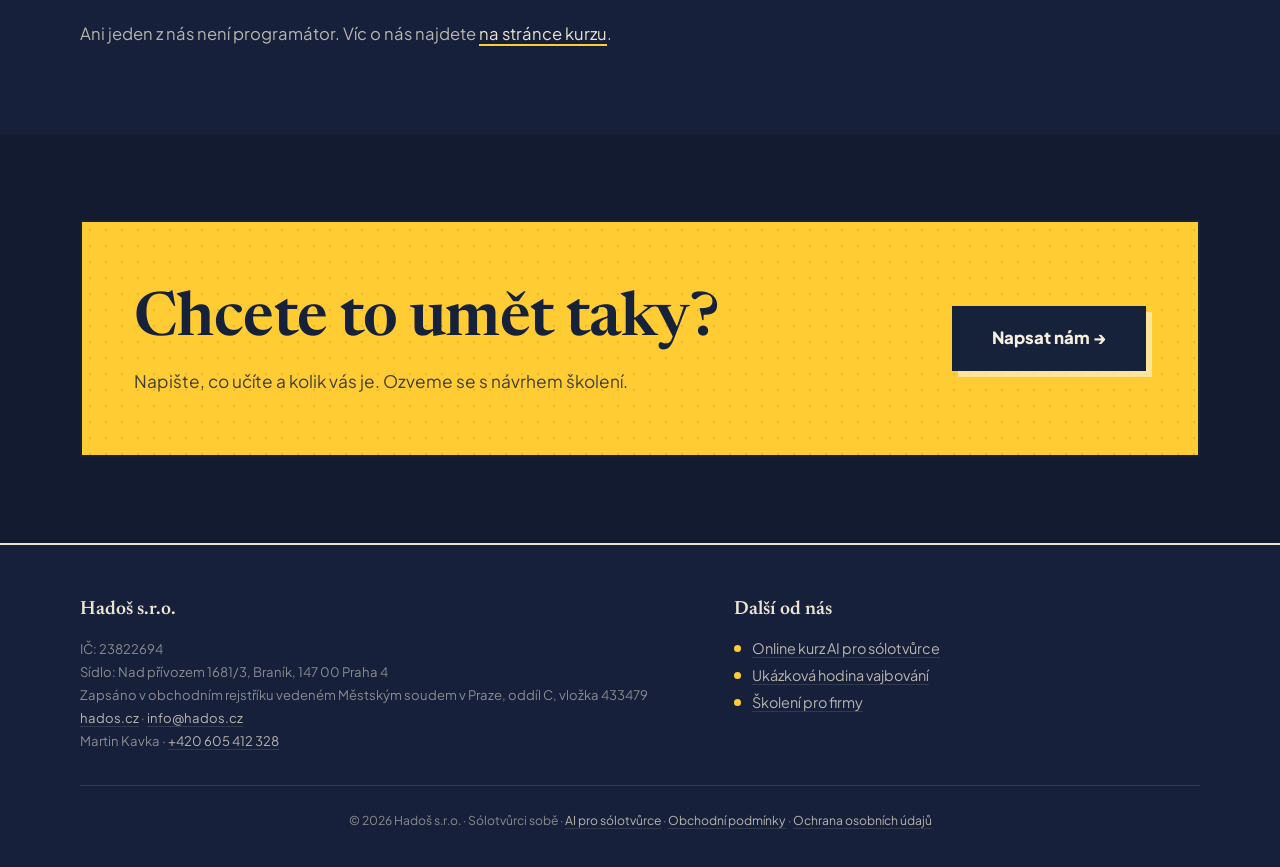
<file: ucitele-lektori.html>
<!DOCTYPE html>
<!--
  ucitele-lektori.html – přistávačka „Školení AI pro učitele a lektory" (solotvurci.cz/ucitele-lektori, krátká adresa /ucitele).
  Obsah: hero (plakát + pruh s fakty; hlavní sdělení = co si učitel díky školení sám vytvoří, „na míru" je až druhé), TÉMATA (#temata – klikací dlaždice, třída .brick je pozůstatek prvního nástřelu s kostkami; výběr toho, co chtějí umět + odeslání výběru e-mailem), formáty, postup, otázky, autoři, závěrečná výzva.
  Nové téma = přidat <button class="brick"> do .bricks (název v <b>, popis v <span>); skript na konci si ji vezme sám.
  Dlaždice jsou ve skupinách: mezititulek <h3 class="brick-group"> leží uvnitř téhož #bricks (ne víc kontejnerů – id je jedno, potřebuje ho skript). Název v <b> je zároveň řádek v e-mailu a hodnota události skoleni-tema v Umami.
  Styly jsou výběr z index.html / ukazkova-hodina.html (stejné tokeny, obě témata). Ceny ani objednávku kurzu tu nehledejte – poptávka jde e-mailem na info@hados.cz.
  Zdroj textu: hemingway/my-projects/hados/kurz-vibecoding/web-ucitele-lektori.md
-->
<html lang="cs">
<head>
  <meta charset="UTF-8" />
  <meta name="viewport" content="width=device-width, initial-scale=1.0" />
  <title>Školení AI pro učitele a lektory – AI pro sólotvůrce</title>
  <meta name="description" content="Školení AI pro učitele a lektory. Ukážeme vám, jak si sami vytvoříte zábavné hry, kvízy, lekce a pracovní listy pro své žáky. Bez programování, na míru." />
  <meta name="author" content="Hadoš s.r.o." />
  <meta name="theme-color" content="#121b30" />
  <link rel="icon" href="/favicon.svg" type="image/svg+xml" />
  <link rel="apple-touch-icon" href="/apple-touch-icon.png" />
  <link rel="canonical" href="https://solotvurci.cz/ucitele-lektori" />
  <meta property="og:type" content="website" />
  <meta property="og:url" content="https://solotvurci.cz/ucitele-lektori" />
  <meta property="og:title" content="Školení AI pro učitele a lektory – AI pro sólotvůrce" />
  <meta property="og:description" content="Lepší hodiny si vyrobíte sami. Hry, kvízy, lekce i pracovní listy pro žáky a studenty. Na školení vám ukážeme jak." />
  <meta property="og:locale" content="cs_CZ" />
  <meta property="og:site_name" content="AI pro sólotvůrce" />
  <meta property="og:image" content="https://solotvurci.cz/og-image.png" />
  <meta property="og:image:width" content="1200" />
  <meta property="og:image:height" content="630" />
  <meta property="og:image:alt" content="AI pro sólotvůrce – Weby. Prezentace. Vizuály. Aplikace. Bez psaní kódu." />
  <meta name="twitter:card" content="summary_large_image" />
  <meta name="twitter:title" content="Školení AI pro učitele a lektory – AI pro sólotvůrce" />
  <meta name="twitter:description" content="Lepší hodiny si vyrobíte sami. Hry, kvízy, lekce i pracovní listy pro žáky a studenty. Na školení vám ukážeme jak." />
  <meta name="twitter:image" content="https://solotvurci.cz/og-image.png" />
  <script type="application/ld+json">
  {
    "@context": "https://schema.org",
    "@type": "WebPage",
    "name": "Školení AI pro učitele a lektory",
    "description": "Školení AI pro učitele a lektory: jak si s umělou inteligencí vytvořit hry, kvízy, lekce a pracovní listy do výuky. Program na míru.",
    "url": "https://solotvurci.cz/ucitele-lektori",
    "inLanguage": "cs",
    "isPartOf": { "@type": "WebSite", "name": "AI pro sólotvůrce", "url": "https://solotvurci.cz/" },
    "publisher": { "@type": "Organization", "name": "Hadoš s.r.o.", "url": "https://hados.cz", "email": "info@hados.cz" }
  }
  </script>
  <script type="application/ld+json">
  {
    "@context": "https://schema.org",
    "@type": "Service",
    "name": "Školení AI pro učitele a lektory",
    "serviceType": "Školení na míru",
    "description": "Školení práce s umělou inteligencí pro učitele a lektory. Program se skládá na míru z jednotlivých témat, u zákazníka nebo online.",
    "url": "https://solotvurci.cz/ucitele-lektori",
    "areaServed": { "@type": "Country", "name": "Česko" },
    "audience": { "@type": "Audience", "audienceType": "Učitelé a lektoři" },
    "provider": { "@type": "Organization", "name": "Hadoš s.r.o.", "url": "https://hados.cz", "email": "info@hados.cz" }
  }
  </script>
  <link rel="preconnect" href="https://fonts.googleapis.com" />
  <link rel="preconnect" href="https://fonts.gstatic.com" crossorigin />
  <link href="https://fonts.googleapis.com/css2?family=Newsreader:ital,opsz,wght@0,6..72,400;0,6..72,500;0,6..72,600;1,6..72,400;1,6..72,500&family=Plus+Jakarta+Sans:wght@400;500;600;700;800&display=swap" rel="stylesheet" />
  <style>
    *, *::before, *::after { box-sizing: border-box; margin: 0; padding: 0; }

    /* konstanty napříč režimy (shodné s index.html) */
    :root {
      --ink:        #16213a;
      --blue:       #2a3a7e;
      --yellow:     #FFCC33;
      --yellow-dark:#e6b800;
      --disp: 'Newsreader', Georgia, serif;
      --body: 'Plus Jakarta Sans', -apple-system, BlinkMacSystemFont, sans-serif;
      --grain: url("data:image/svg+xml,%3Csvg xmlns='http://www.w3.org/2000/svg' width='200' height='200'%3E%3Cfilter id='n'%3E%3CfeTurbulence type='fractalNoise' baseFrequency='0.8' numOctaves='2' stitchTiles='stitch'/%3E%3CfeColorMatrix type='saturate' values='0'/%3E%3C/filter%3E%3Crect width='100%25' height='100%25' filter='url(%23n)' opacity='0.22'/%3E%3C/svg%3E");
    }
    /* TMAVÝ režim (výchozí) */
    :root, :root[data-theme="dark"] {
      --bg:        #121b30;
      --bg-soft:   #16203a;
      --nav-bg:    rgba(18,27,48,0.84);
      --text:      #ece3d1;
      --text-soft: rgba(236,227,209,.76);
      --text-mut:  rgba(236,227,209,.55);
      --line:      rgba(244,236,221,.22);
      --line-soft: rgba(244,236,221,.12);
      --paper:     #f6efdf;
      --paper-mut: #5b6a86;
      --icon:      #FFCC33;
      --shadow:    rgba(0,0,0,.42);
      --s2: #5eead4;
      --dot: #ffd24d;
    }
    /* SVĚTLÝ režim */
    :root[data-theme="light"] {
      --bg:        #fbf4e6;
      --bg-soft:   #f2e9d8;
      --nav-bg:    rgba(251,244,230,0.85);
      --text:      #16213a;
      --text-soft: #33405f;
      --text-mut:  #5b6a86;
      --line:      rgba(34,50,118,.30);
      --line-soft: rgba(34,50,118,.15);
      --paper:     #ffffff;
      --paper-mut: #5b6a86;
      --icon:      #223276;
      --shadow:    rgba(22,33,58,.30);
      --s2: #5eead4;
      --dot: #223276;
    }

    html { scroll-behavior: smooth; }
    body {
      font-family: var(--body); line-height: 1.6; -webkit-font-smoothing: antialiased;
      background: var(--bg); color: var(--text); min-height: 100vh; overflow-x: hidden; position: relative;
    }
    /* RISO papírový šum + halftone rastr */
    body::after {
      content: ''; position: fixed; inset: 0; z-index: 9999; pointer-events: none;
      opacity: .32; mix-blend-mode: overlay; background-image: var(--grain);
    }
    body::before {
      content: ''; position: fixed; inset: 0; z-index: 9998; pointer-events: none;
      opacity: .06; background-image: radial-gradient(var(--dot) 1px, transparent 1.7px); background-size: 7px 7px;
    }

    h1, h2, h3, .nav-logo, .bio-name, .faq-q, .a-strip dd, .brick b, .step-num, footer h4 { font-family: var(--disp); font-optical-sizing: auto; }

    .mark { position: relative; white-space: nowrap; color: var(--ink); padding: 0 .12em; }
    .mark::before { content: ''; position: absolute; z-index: -1; left: 0; right: 0; top: -.18em; bottom: -.12em; background: var(--yellow); }

    /* ── NAV ── */
    nav {
      position: sticky; top: 0; z-index: 10001;
      background: var(--nav-bg); backdrop-filter: blur(12px); -webkit-backdrop-filter: blur(12px);
      border-bottom: 2px solid var(--text); padding: 0 6%;
      display: flex; align-items: center; justify-content: space-between; height: 64px;
    }
    .nav-right { display: flex; align-items: center; gap: 14px; }
    .theme-toggle {
      width: 38px; height: 38px; flex-shrink: 0; background: transparent; color: var(--text);
      border: 2px solid var(--text); cursor: pointer;
      display: inline-flex; align-items: center; justify-content: center; transition: background .15s, color .15s;
    }
    .theme-toggle:hover { background: var(--text); color: var(--bg); }
    .theme-toggle svg { width: 18px; height: 18px; }
    .theme-toggle .ic-moon { display: none; }
    :root[data-theme="light"] .theme-toggle .ic-sun  { display: none; }
    :root[data-theme="light"] .theme-toggle .ic-moon { display: block; }
    .nav-logo { font-weight: 600; font-size: 1.32rem; color: var(--text); text-decoration: none; letter-spacing: -.2px; }
    .nav-cta { background: var(--yellow); color: var(--ink); padding: 9px 20px; font-size: .85rem; font-weight: 800; text-decoration: none; border: 2px solid var(--ink); box-shadow: 3px 3px 0 var(--shadow); transition: transform .12s, box-shadow .12s; }
    .nav-cta:hover { transform: translate(1.5px,1.5px); box-shadow: 1.5px 1.5px 0 var(--shadow); }

    /* ── BUTTONS ── */
    .btn-primary { background: var(--yellow); color: var(--ink); padding: 15px 32px; font-family: var(--body); font-weight: 800; font-size: 1rem; text-decoration: none; display: inline-block; border: 2px solid var(--ink); box-shadow: 5px 5px 0 var(--shadow); cursor: pointer; transition: transform .12s, box-shadow .12s; }
    .btn-primary:hover { transform: translate(2px,2px); box-shadow: 3px 3px 0 var(--shadow); }
    .btn-ghost { background: transparent; color: var(--text); padding: 14px 26px; font-family: var(--body); font-weight: 700; font-size: 1rem; text-decoration: none; display: inline-block; border: 2px solid var(--text); cursor: pointer; transition: background .15s, color .15s; }
    .btn-ghost:hover { background: var(--text); color: var(--bg); }

    h2 { font-size: clamp(2.2rem, 5vw, 3.4rem); font-weight: 600; letter-spacing: -.6px; line-height: 1.28; margin-bottom: 18px; color: var(--text); max-width: 900px; }
    .lead { font-size: 1.18rem; max-width: 660px; line-height: 1.7; color: var(--text-soft); }

    .section { padding: 86px 6%; position: relative; z-index: 0; }
    .section-inner { max-width: 1120px; margin: 0 auto; }

    /* ── HERO (plakát: nadpis přes celou šířku, fakta jako pruh pod ním) ── */
    .hero { padding: 56px 6% 56px; text-align: center; position: relative; }
    .a-inner { max-width: 1120px; margin: 0 auto; position: relative; }
    .hero h1 { font-size: clamp(2.5rem, 8vw, 6.2rem); font-weight: 600; line-height: 1.14; letter-spacing: -.035em; color: var(--text); margin-bottom: 30px; }
    .hero h1 .line { display: block; position: relative; }
    .hero h1 .line:first-child { z-index: 1; }
    .hero h1 .mark { z-index: 0; }
    .hero h1 .mark::before { top: -.1em; bottom: -.06em; }
    .hero-sub { font-size: clamp(1.08rem, 2.2vw, 1.3rem); color: var(--text-soft); max-width: 700px; margin: 0 auto 30px; line-height: 1.6; text-wrap: balance; }
    .hero-sub strong { color: var(--text); font-weight: 700; }
    .hero-cta-row { display: flex; justify-content: center; gap: 14px; flex-wrap: wrap; margin-bottom: 44px; }
    /* razítko je nad riso texturou (z 10000), pod nav (10001) */
    .a-stamp { position: absolute; top: -18px; right: 0; width: 124px; height: 124px; border-radius: 50%; background: var(--yellow); border: 2.5px dashed var(--ink); display: flex; flex-direction: column; align-items: center; justify-content: center; color: var(--ink); line-height: 1; transform: rotate(9deg); z-index: 10000; }
    .a-stamp b { font-family: var(--disp); font-weight: 700; font-size: 2.2rem; line-height: .9; }
    .a-stamp small { font-size: .6rem; letter-spacing: 1px; text-transform: uppercase; margin-top: 6px; font-weight: 800; line-height: 1.3; }
    @media (max-width: 1080px) { .a-stamp { position: static; margin: 0 auto 22px; width: 100px; height: 100px; } .a-stamp b { font-size: 1.8rem; } }
    .a-strip { display: grid; grid-template-columns: 1.3fr 1fr 1.2fr 1fr; border-top: 2px solid var(--text); border-bottom: 2px solid var(--text); text-align: left; max-width: 1120px; margin: 0 auto; }
    .a-strip > div { padding: 16px 22px 18px; border-left: 1px solid var(--line); }
    .a-strip > div:first-child { border-left: 0; padding-left: 0; }
    .a-strip dt { font-size: .7rem; font-weight: 800; letter-spacing: 1.3px; text-transform: uppercase; color: var(--text-mut); margin-bottom: 4px; }
    .a-strip dd { font-size: 1.4rem; font-weight: 600; line-height: 1.2; color: var(--text); }
    @media (max-width: 880px) {
      .a-strip { grid-template-columns: 1fr 1fr; }
      .a-strip > div { padding: 16px 14px 18px 0; border-left: 0; border-top: 1px solid var(--line); }
      .a-strip > div:nth-child(-n+2) { border-top: 0; }
      .a-strip dd { font-size: 1.2rem; }
    }

    /* ── TÉMATA (klikací výběr, dlaždice .brick) ── */
    .bricks { display: grid; grid-template-columns: repeat(3, 1fr); gap: 20px; margin-top: 40px; }
    @media (max-width: 980px) { .bricks { grid-template-columns: 1fr 1fr; } }
    @media (max-width: 600px) { .bricks { grid-template-columns: 1fr; } }
    /* mezititulek skupiny: leží uvnitř #bricks přes celou šířku gridu, není .brick (skript ho přeskočí) */
    .brick-group { grid-column: 1 / -1; font-size: 1.7rem; font-weight: 600; letter-spacing: -.3px; line-height: 1.2; color: var(--text); margin-top: 26px; padding-top: 18px; border-top: 2px solid var(--line); scroll-margin-top: 84px; }
    .brick-group:first-child { margin-top: 0; }
    .start-note { margin-top: 28px; max-width: 820px; border-left: 6px solid var(--yellow); padding: 2px 0 2px 20px; font-size: 1.06rem; line-height: 1.65; color: var(--text-soft); }
    .start-note strong { color: var(--text); }
    .start-note a { color: var(--text); text-decoration: none; border-bottom: 2px solid var(--yellow); }
    .start-note a:hover { color: var(--yellow); }
    .brick {
      position: relative; display: flex; flex-direction: column; justify-content: flex-start; align-items: stretch; width: 100%; text-align: left; cursor: pointer;
      background: var(--bg); color: var(--text); font-family: var(--body);
      border: 2px solid var(--text); padding: 18px 46px 18px 20px;
      box-shadow: 5px 5px 0 var(--shadow); transition: transform .12s, box-shadow .12s, background .12s, color .12s;
    }
    /* plus a fajfka jsou kreslené (ne znak písma), aby seděly přesně na střed čtverečku */
    .brick::after {
      content: ''; position: absolute; right: 14px; top: 14px; width: 24px; height: 24px; border: 2px solid currentColor;
      background: linear-gradient(currentColor, currentColor) center / 10px 2px no-repeat,
                  linear-gradient(currentColor, currentColor) center / 2px 10px no-repeat;
    }
    .brick b { display: block; font-size: 1.36rem; font-weight: 600; line-height: 1.2; letter-spacing: -.2px; margin-bottom: 6px; }
    .brick span { display: block; font-size: .98rem; line-height: 1.55; color: var(--text-soft); }
    .brick:hover { transform: translate(2px,2px); box-shadow: 3px 3px 0 var(--shadow); }
    .brick:focus-visible { outline: 3px solid var(--yellow); outline-offset: 3px; }
    .brick[aria-pressed="true"] { background: var(--yellow); color: var(--ink); border-color: var(--ink); }
    .brick[aria-pressed="true"] span { color: rgba(22,33,58,.8); }
    .brick[aria-pressed="true"]::after { background: var(--ink); border-color: var(--ink); }
    .brick[aria-pressed="true"]::before {
      content: ''; position: absolute; z-index: 1; right: 22px; top: 18px; width: 6px; height: 11px;
      border: solid var(--yellow); border-width: 0 2px 2px 0; transform: rotate(45deg);
    }

    .price-note { margin-top: 28px; max-width: 820px; font-size: 1rem; line-height: 1.6; color: var(--text-soft); }

    .pick { margin-top: 44px; border: 2px solid var(--text); padding: 26px 28px 28px; max-width: 820px; background: var(--bg); scroll-margin-top: 84px; }
    .pick h3 { font-size: 1.6rem; font-weight: 600; letter-spacing: -.3px; color: var(--text); margin-bottom: 10px; }
    .pick-list { list-style: none; margin: 0 0 22px; display: grid; gap: 6px; }
    .pick-list li { font-size: 1.04rem; color: var(--text); padding-left: 20px; position: relative; line-height: 1.5; }
    .pick-list li::before { content: ''; position: absolute; left: 0; top: .5em; width: 9px; height: 9px; background: var(--yellow); }
    .pick-list li.empty { color: var(--text-mut); padding-left: 0; }
    .pick-list li.empty::before { display: none; }
    .pick-row { display: flex; gap: 14px; flex-wrap: wrap; align-items: center; }
    .pick-note { margin-top: 18px; font-size: .94rem; color: var(--text-mut); line-height: 1.6; }
    .pick-note a { color: var(--text); text-decoration: none; border-bottom: 2px solid var(--yellow); }
    .pick-note a:hover { color: var(--yellow); }
    /* kopírování textu e-mailu: záložní cesta, proto jen odkaz ve větě, ne druhé tlačítko */
    .pick-copy { font: inherit; color: var(--text); background: none; border: 0; border-bottom: 2px solid var(--yellow); padding: 0; cursor: pointer; }
    .pick-copy:hover { color: var(--yellow); }
    .pick-copy:focus-visible { outline: 3px solid var(--yellow); outline-offset: 3px; }

    /* přilepený proužek s počtem vybraných témat: vidět jen když je něco vybráno a blok #vyber je ještě pod obrazovkou; nad riso texturou, pod nav */
    .pick-bar { position: fixed; left: 0; right: 0; bottom: 0; z-index: 10000; display: flex; align-items: center; justify-content: space-between; gap: 16px; background: var(--yellow); color: var(--ink); border-top: 2px solid var(--ink); padding: 12px 6% calc(12px + env(safe-area-inset-bottom)); font-size: 1rem; font-weight: 600; text-decoration: none; }
    .pick-bar[hidden] { display: none; }
    .pick-bar b { font-weight: 800; white-space: nowrap; }

    /* ── FORMÁTY + POSTUP (číslované řádky) ── */
    .steps { margin-top: 36px; max-width: 900px; border-top: 2px solid var(--line); }
    .step { display: grid; grid-template-columns: 64px 1fr; gap: 20px; align-items: start; padding: 26px 0; border-bottom: 1px solid var(--line-soft); }
    .step:last-child { border-bottom: 2px solid var(--line); }
    .step-num { font-size: 2.6rem; font-weight: 600; line-height: 1; color: var(--icon); }
    .step h3 { font-size: 1.5rem; font-weight: 600; color: var(--text); margin-bottom: 4px; letter-spacing: -.2px; }
    .step h3 small { font-family: var(--body); font-size: .72rem; font-weight: 800; letter-spacing: 1px; text-transform: uppercase; color: var(--text-mut); margin-left: 10px; white-space: nowrap; }
    .step p { font-size: 1.06rem; color: var(--text-soft); line-height: 1.6; max-width: 620px; }
    @media (max-width: 520px) { .step { grid-template-columns: 44px 1fr; gap: 14px; } .step-num { font-size: 2rem; } .step h3 small { display: block; margin: 4px 0 0; } }

    /* ── FAQ ── */
    .faq { max-width: 780px; margin-top: 24px; }
    .faq-item { border-top: 1px solid var(--line-soft); padding: 24px 0; }
    .faq-item:last-child { border-bottom: 1px solid var(--line-soft); }
    .faq-q { display: flex; gap: 14px; align-items: baseline; font-size: 1.4rem; font-weight: 600; color: var(--text); margin-bottom: 8px; letter-spacing: -.2px; }
    .faq-q .q { flex-shrink: 0; width: 16px; height: 16px; background: var(--yellow); display: inline-block; transform: translateY(2px); }
    .faq-a { font-size: 1.08rem; color: var(--text-soft); line-height: 1.7; padding-left: 30px; }
    .faq-a a { color: var(--text); text-decoration: none; border-bottom: 2px solid var(--yellow); }
    .faq-a a:hover { color: var(--yellow); }
    .faq-a strong { color: var(--text); }

    /* ── AUTOŘI (zkrácená verze z index.html) ── */
    .bios { display: grid; grid-template-columns: 1fr 1fr; gap: 56px; margin-top: 40px; }
    @media (max-width: 720px) { .bios { grid-template-columns: 1fr; gap: 36px; } }
    .bio { border-top: 2px solid var(--line); padding-top: 30px; }
    .bio-head { display: flex; gap: 26px; align-items: center; }
    .bio-photo { width: 120px; height: 120px; border-radius: 50%; object-fit: cover; flex-shrink: 0; border: 4px solid var(--yellow); box-shadow: 8px 8px 0 var(--s2); }
    @media (max-width: 460px) { .bio-photo { width: 96px; height: 96px; } .bio-head { gap: 20px; } }
    .bio-name { font-size: 1.8rem; font-weight: 600; color: var(--text); line-height: 1.05; margin-bottom: 8px; }
    .bio-kicker { font-family: var(--disp); font-style: italic; font-size: 1.14rem; color: var(--text-soft); line-height: 1.38; }
    .bios-more { margin-top: 34px; font-size: 1.04rem; color: var(--text-soft); }
    .bios-more a { color: var(--text); text-decoration: none; border-bottom: 2px solid var(--yellow); }
    .bios-more a:hover { color: var(--yellow); }

    /* ── CTA ── */
    .cta-section { padding: 86px 6%; }
    .cta-box { max-width: 1120px; margin: 0 auto; background: var(--yellow); color: var(--ink); padding: 60px 52px; position: relative; overflow: hidden; border: 2px solid var(--ink); }
    .cta-box::before { content: ''; position: absolute; inset: 0; opacity: .1; pointer-events: none; background-image: radial-gradient(var(--ink) 1.3px, transparent 1.6px); background-size: 16px 16px; }
    .cta-grid { position: relative; z-index: 1; display: grid; grid-template-columns: 1fr auto; gap: 32px; align-items: center; }
    @media (max-width: 720px) { .cta-grid { grid-template-columns: 1fr; gap: 24px; } }
    .cta-box h2 { color: var(--ink); margin-bottom: 8px; max-width: 720px; font-size: clamp(2.4rem, 5.4vw, 3.8rem); }
    .cta-box p { font-size: 1.08rem; color: rgba(22,33,58,.82); max-width: 560px; line-height: 1.55; }
    .btn-cta-dark { background: var(--ink); color: var(--paper); padding: 17px 38px; font-weight: 800; font-size: 1.05rem; text-decoration: none; display: inline-block; border: 2px solid var(--ink); box-shadow: 6px 6px 0 rgba(255,255,255,.5); white-space: nowrap; transition: transform .12s, box-shadow .12s; }
    .btn-cta-dark:hover { transform: translate(2px,2px); box-shadow: 4px 4px 0 rgba(255,255,255,.5); }

    /* ── FOOTER ── */
    footer { background: var(--bg-soft); padding: 48px 6% 36px; font-size: .82rem; color: var(--text-mut); line-height: 1.75; border-top: 2px solid var(--text); }
    footer .footer-inner { max-width: 1120px; margin: 0 auto; display: grid; grid-template-columns: 1.3fr 1fr; gap: 48px; }
    @media (max-width: 720px) { footer .footer-inner { grid-template-columns: 1fr; gap: 24px; } }
    footer .footer-inner > div { min-width: 0; }
    footer h4 { color: var(--text); font-size: 1.2rem; font-weight: 600; margin-bottom: 12px; }
    .foot-links { list-style: none; margin: 0; padding: 0; display: grid; gap: 6px; }
    .foot-links li { font-size: .9rem; color: var(--text-soft); line-height: 1.45; padding-left: 18px; position: relative; }
    .foot-links li::before { content: ""; position: absolute; left: 0; top: .5em; width: 7px; height: 7px; border-radius: 50%; background: var(--yellow); }
    footer a { color: var(--text-soft); text-decoration: none; border-bottom: 1px solid var(--line-soft); }
    footer a:hover { color: var(--yellow); border-color: var(--yellow); }
    footer .footer-meta { max-width: 1120px; margin: 32px auto 0; padding-top: 24px; border-top: 1px solid var(--line-soft); font-size: .76rem; color: var(--text-mut); text-align: center; }

    @media (max-width: 600px) {
      .hero { padding: 32px 5% 44px; }
      .section { padding: 60px 5%; }
      .cta-section { padding: 56px 5%; }
      .cta-box { padding: 40px 26px; }
      .nav-cta { display: none; }
      .nav-logo { font-size: 1.12rem; white-space: nowrap; }
      .btn-cta-dark { white-space: normal; text-align: center; }
      .pick { padding: 22px 18px 24px; }
      .pick-row > * { width: 100%; text-align: center; }
    }
  </style>

<!-- Umami – anonymní měření návštěvnosti (bez cookies, bez lišty); stejné ID jako index.html -->
<script defer src="https://cloud.umami.is/script.js" data-website-id="1560934e-9623-4c4c-80e0-37dd07e3a4c1"></script>
<!-- Microsoft Clarity – stejné nastavení jako index.html (cookies vypnuté, maskování Strict) -->
<script type="text/javascript">
    (function(c,l,a,r,i,t,y){
        c[a]=c[a]||function(){(c[a].q=c[a].q||[]).push(arguments)};
        t=l.createElement(r);t.async=1;t.src="https://www.clarity.ms/tag/"+i;
        y=l.getElementsByTagName(r)[0];y.parentNode.insertBefore(t,y);
    })(window, document, "clarity", "script", "y7yu0k93ej");
</script>
</head>
<body>

<!-- NAV -->
<nav>
  <a class="nav-logo" href="/">AI pro sólotvůrce</a>
  <div class="nav-right">
    <button id="themeToggle" class="theme-toggle" type="button" aria-label="Přepnout světlý a tmavý režim" title="Přepnout režim">
      <svg class="ic-sun" viewBox="0 0 24 24" fill="none" stroke="currentColor" stroke-width="2" stroke-linecap="round"><circle cx="12" cy="12" r="4.5"/><path d="M12 1.5v3M12 19.5v3M4.2 4.2l2.1 2.1M17.7 17.7l2.1 2.1M1.5 12h3M19.5 12h3M4.2 19.8l2.1-2.1M17.7 6.3l2.1-2.1"/></svg>
      <svg class="ic-moon" viewBox="0 0 24 24" fill="none" stroke="currentColor" stroke-width="2" stroke-linecap="round" stroke-linejoin="round"><path d="M20 14.5A8 8 0 1 1 9.5 4a6.5 6.5 0 0 0 10.5 10.5z"/></svg>
    </button>
    <a href="#temata" class="nav-cta" data-umami-event="skoleni-klik" data-umami-event-misto="nav">Chci školení →</a>
  </div>
</nav>

<!-- HERO -->
<header class="hero">
  <div class="a-inner">
    <div class="a-stamp"><b>0</b><small>řádků<br/>kódu</small></div>
    <h1>
      <span class="line">Lepší hodiny</span>
      <span class="line">si vyrobíte <span class="mark">sami.</span></span>
    </h1>
    <p class="hero-sub"><strong>Školení AI pro učitele a&nbsp;lektory.</strong> Na&nbsp;školení vám ukážeme, jak s&nbsp;umělou inteligencí vznikají zábavné hry, kvízy, lekce i&nbsp;pracovní listy. Pak už si je pro své žáky a&nbsp;studenty budete vytvářet sami, podle svého.</p>
    <div class="hero-cta-row">
      <a href="#temata" class="btn-primary" data-umami-event="skoleni-klik" data-umami-event-misto="hero">Co si vytvoříte ↓</a>
      <a href="#postup" class="btn-ghost">Jak školení probíhá</a>
    </div>
  </div>
  <dl class="a-strip">
    <div><dt>Pro koho</dt><dd>Učitelé a&nbsp;lektoři</dd></div>
    <div><dt>Kde</dt><dd>U&nbsp;vás, nebo online</dd></div>
    <div><dt>Co si odnesete</dt><dd>Hotové věci do&nbsp;výuky</dd></div>
    <div><dt>Program</dt><dd>Na&nbsp;míru vaší škole</dd></div>
  </dl>
</header>

<!-- 01 TÉMATA – nové téma = další <button class="brick"> do příslušné skupiny, skript si ji vezme sám --><section class="section" id="temata" style="background:var(--bg-soft)">
  <div class="section-inner">
    <h2>Co všechno si <span class="mark">vytvoříte.</span></h2>
    <p class="lead">Na&nbsp;školení vám ukážeme, jak se to dělá. Pak už si všechno budete vytvářet sami a&nbsp;podle svého, bez programování. Klikněte na&nbsp;témata, která vás lákají, a&nbsp;my z&nbsp;nich poskládáme program vašeho školení.</p>
    <p class="start-note"><strong>Nevíte, kde začít?</strong> AI umí z&nbsp;vašich materiálů udělat test, hru, pracovní list nebo přehled. Občas se ale splete, takže poslední slovo máte pořád vy. Jestli s&nbsp;ní teprve začínáte, vyberte si něco z&nbsp;<a href="#skupina-zaciname">první skupiny</a>. Se zbytkem vám poradíme.</p>
    <div class="bricks" id="bricks">
      <h3 class="brick-group" id="skupina-zaciname">Začínáme</h3>
      <button type="button" class="brick" aria-pressed="false"><b>Začínáme s&nbsp;AI</b><span>Co umělá inteligence umí a&nbsp;co ne. Hodina pro ty, kdo ji ještě nezkoušeli.</span></button>
      <button type="button" class="brick" aria-pressed="false"><b>Jak AI říct, co chcete</b><span>Naučíte se zadat úkol tak, aby výsledek seděl. Na&nbsp;vlastních příkladech, ne podle obecných rad.</span></button>
      <button type="button" class="brick" aria-pressed="false"><b>Kam s&nbsp;tím, co vytvoříte</b><span>Jedna složka pro vaše materiály i&nbsp;pro všechno, co s&nbsp;AI vytvoříte. AI z&nbsp;ní čerpá a&nbsp;stojí na&nbsp;ní všechno ostatní.</span></button>
      <button type="button" class="brick" aria-pressed="false"><b>AI a&nbsp;žáci</b><span>Jak s&nbsp;dětmi mluvit o&nbsp;AI, kdy ji u&nbsp;úkolů dovolit a&nbsp;kdy ne. Podklad pro pravidla vaší školy.</span></button>
      <button type="button" class="brick" aria-pressed="false"><b>Na&nbsp;co si dát pozor</b><span>Kde se AI plete, co do&nbsp;ní nepatří a&nbsp;jak výsledek ověřit, než ho dáte žákům.</span></button>
      <h3 class="brick-group" id="skupina-z-toho-co-mate">Z&nbsp;toho, co už máte</h3>
      <button type="button" class="brick" aria-pressed="false"><b>Učebnice v&nbsp;počítači</b><span>Nafotíte učebnici a&nbsp;AI z&nbsp;ní udělá text, se kterým jde dál pracovat. Bez přepisování.</span></button>
      <button type="button" class="brick" aria-pressed="false"><b>Pomocník, který si nevymýšlí</b><span>Odpovídá jen z&nbsp;vašich učebnic a&nbsp;materiálů. Ke&nbsp;každé větě uvede stranu.</span></button>
      <button type="button" class="brick" aria-pressed="false"><b>Staré přípravy nově</b><span>Z&nbsp;příprav a&nbsp;poznámek, které léta leží v&nbsp;šuplíku, vzniknou nové hodiny, pracovní listy a&nbsp;testy. Nic nezahodíte.</span></button>
      <button type="button" class="brick" aria-pressed="false"><b>Tematický plán do&nbsp;hodin</b><span>Z&nbsp;plánu na&nbsp;celý rok vznikne rozpis hodin, materiály a&nbsp;testy. V&nbsp;pořadí, v&nbsp;jakém látku probíráte.</span></button>
      <button type="button" class="brick" aria-pressed="false"><b>Kontrola učebnice</b><span>AI projde učebnici a&nbsp;upozorní na&nbsp;chyby a&nbsp;zastaralé údaje. Hodí se třeba pro zeměpis, dějepis, přírodopis, společenské vědy nebo ekonomiku.</span></button>
      <button type="button" class="brick" aria-pressed="false"><b>Čerstvá čísla do&nbsp;hodiny</b><span>Aktuální údaje ze&nbsp;statistického úřadu tam, kde učebnice zastarala. Se zdrojem a&nbsp;datem.</span></button>
      <h3 class="brick-group" id="skupina-do-hodiny">Do&nbsp;hodiny</h3>
      <button type="button" class="brick" aria-pressed="false"><b>Zábavné hry do&nbsp;hodin</b><span>Soutěž pro celou třídu nebo hra na&nbsp;procvičení. Přesně na&nbsp;látku, kterou právě probíráte.</span></button>
      <button type="button" class="brick" aria-pressed="false"><b>Kvízy a&nbsp;procvičování</b><span>Otázky z&nbsp;vaší látky místo hotových testů z&nbsp;internetu.</span></button>
      <button type="button" class="brick" aria-pressed="false"><b>Lekce a&nbsp;pracovní listy</b><span>Z&nbsp;vlastních poznámek a&nbsp;materiálů podklady do&nbsp;hodiny. Vypadají jako vaše, ne jako ze&nbsp;šablony.</span></button>
      <button type="button" class="brick" aria-pressed="false"><b>Prezentace</b><span>Interaktivní slajdy nebo PDF z&nbsp;toho, co už máte napsané.</span></button>
      <button type="button" class="brick" aria-pressed="false"><b>Procvičování z&nbsp;vaší učebnice</b><span>Slovíčka a&nbsp;látka přesně z&nbsp;té knihy, kterou mají žáci na&nbsp;lavici, ne odněkud z&nbsp;internetu.</span></button>
      <button type="button" class="brick" aria-pressed="false"><b>Písemky na&nbsp;míru</b><span>Test k&nbsp;vaší látce, klidně ve&nbsp;dvou variantách pro skupiny A&nbsp;a&nbsp;B. I&nbsp;s&nbsp;klíčem.</span></button>
      <button type="button" class="brick" aria-pressed="false"><b>Mapy učebního pokroku</b><span>Žák si během roku vybarvuje, co už zvládá. Jedna stránka do&nbsp;sešitu.</span></button>
      <button type="button" class="brick" aria-pressed="false"><b>Práce s&nbsp;historickými prameny</b><span>Zadáte téma a&nbsp;AI vám najde dobový dokument, upraví ho pro žáky a&nbsp;navrhne k&nbsp;němu otázky.</span></button>
      <button type="button" class="brick" aria-pressed="false"><b>Jeden text ve&nbsp;třech obtížnostech</b><span>Totéž učivo pro silnější i&nbsp;slabší žáky a&nbsp;pro ty, pro které čeština není mateřský jazyk.</span></button>
      <button type="button" class="brick" aria-pressed="false"><b>Hodina na&nbsp;suplování</b><span>Hodina připravená za&nbsp;pár minut, když zítra suplujete předmět, který neučíte.</span></button>
      <button type="button" class="brick" aria-pressed="false"><b>Únikovka a&nbsp;projektový den</b><span>Hra na&nbsp;celou hodinu nebo na&nbsp;celý den, postavená na&nbsp;vaší látce.</span></button>
      <button type="button" class="brick" aria-pressed="false"><b>Metodika pro kolegy</b><span>Popis vaší hodiny krok za&nbsp;krokem, podle kterého ji odučí i&nbsp;kolega.</span></button>
      <button type="button" class="brick" aria-pressed="false"><b>Animace jevů a&nbsp;zákonů</b><span>Síly, elektrický obvod nebo oběh vody v&nbsp;pohybu. Pustíte je ve&nbsp;třídě, nebo z&nbsp;nich uděláte výukové video.</span></button>
      <button type="button" class="brick" aria-pressed="false"><b>Hotové materiály bez hledání</b><span>Napíšete, k&nbsp;jaké látce hledáte kvíz, cvičení nebo video. AI projde veřejné zdroje, třeba Wordwall nebo ČT edu, a&nbsp;vybere, co odpovídá zadání. K&nbsp;odkazu rovnou připraví QR kód pro třídu.</span></button>
      <h3 class="brick-group" id="skupina-pro-zaky">Pro žáky</h3>
      <button type="button" class="brick" aria-pressed="false"><b>Vlastní aplikace pro studenty</b><span>Malý nástroj přesně pro váš předmět a&nbsp;vaše studenty.</span></button>
      <button type="button" class="brick" aria-pressed="false"><b>Jak se vidím</b><span>Anonymní dotazník, ve&nbsp;kterém žák zaklikne, jak se mu daří. Vy vidíte jen souhrn za&nbsp;třídu.</span></button>
      <button type="button" class="brick" aria-pressed="false"><b>Volba povolání</b><span>Aplikace, která deváťákům pomůže přemýšlet, kam dál.</span></button>
      <button type="button" class="brick" aria-pressed="false"><b>Úkolníček pro každého</b><span>Ze&nbsp;zápisu z&nbsp;hodiny vznikne seznam úkolů pro každého žáka zvlášť.</span></button>
      <button type="button" class="brick" aria-pressed="false"><b>Žákovské portfolio</b><span>Žák si během roku sbírá svoje práce a&nbsp;píše k&nbsp;nim, co se naučil. AI pomůže se šablonou i&nbsp;s&nbsp;otázkami k&nbsp;zamyšlení.</span></button>
      <h3 class="brick-group" id="skupina-tvorba-a-media">Tvorba a&nbsp;média</h3>
      <button type="button" class="brick" aria-pressed="false"><b>Obrázky a&nbsp;vizuály</b><span>Ilustrace a&nbsp;infografiky do&nbsp;hodin i&nbsp;na&nbsp;nástěnku.</span></button>
      <button type="button" class="brick" aria-pressed="false"><b>Podcast</b><span>Natočíte rozhovor, sami nebo se žáky, a&nbsp;AI pomůže s&nbsp;přepisem, střihem i&nbsp;popisem.</span></button>
      <button type="button" class="brick" aria-pressed="false"><b>Školní redakce</b><span>Časopis, zpravodajství nebo televizní pořad, které dělají sami žáci.</span></button>
      <button type="button" class="brick" aria-pressed="false"><b>Hudba</b><span>Písnička na&nbsp;zapamatování látky nebo znělka pro školní akci.</span></button>
      <button type="button" class="brick" aria-pressed="false"><b>Web třídy, kroužku nebo kurzu</b><span>Jednoduchá stránka, kterou si pak sami upravíte.</span></button>
      <h3 class="brick-group" id="skupina-agenda-a-skola">Agenda a&nbsp;škola</h3>
      <button type="button" class="brick" aria-pressed="false"><b>Psaní s&nbsp;AI</b><span>E-maily, zadání i&nbsp;zpětná vazba. Rychleji a&nbsp;pořád vaším stylem.</span></button>
      <button type="button" class="brick" aria-pressed="false"><b>Zápisy z&nbsp;porad</b><span>Z&nbsp;nahrávky nebo poznámek vznikne zápis s&nbsp;úkoly a&nbsp;termíny pro každého.</span></button>
      <button type="button" class="brick" aria-pressed="false"><b>Klasifikace bez tabulek</b><span>Přehled známek a&nbsp;podklady pro hodnocení. Bez jmen žáků.</span></button>
      <button type="button" class="brick" aria-pressed="false"><b>Přihlášky a&nbsp;formuláře</b><span>Přihláška na&nbsp;výlet nebo zájezd a&nbsp;souhlasy rodičů, připravené k&nbsp;tisku.</span></button>
      <button type="button" class="brick" aria-pressed="false"><b>Dopisy rodičům</b><span>Informace domů, srozumitelně a&nbsp;klidně i&nbsp;v&nbsp;jiném jazyce.</span></button>
      <button type="button" class="brick" aria-pressed="false"><b>Hodnoticí kritéria</b><span>Jasná kritéria k&nbsp;úkolu nebo slohu, aby žáci věděli, co se po&nbsp;nich chce.</span></button>
      <button type="button" class="brick" aria-pressed="false"><b>Pedagogické portfolio</b><span>Vaše práce na&nbsp;jednom místě. Přípravy, ukázky z&nbsp;hodin, reflexe i&nbsp;certifikáty a&nbsp;zápisy ze&nbsp;školení. Třeba pro hodnoticí pohovor nebo atestaci.</span></button>
      <button type="button" class="brick" aria-pressed="false"><b>ŠVP bez trápení</b><span>Pomoc při tvorbě a&nbsp;úpravě školního vzdělávacího programu. AI porovná váš ŠVP s&nbsp;novým RVP a&nbsp;navrhne, co přepsat.</span></button>
      <h3 class="brick-group" id="skupina-pro-lektory">Pro lektory</h3>
      <button type="button" class="brick" aria-pressed="false"><b>Stavba online kurzu</b><span>Jak kurz navrhnout podle zásad learning designu, aby ho lidé dokončili. Větší téma, za&nbsp;hodinu se nestihne.</span></button>
    </div>

    <div class="pick" id="vyber">
      <h3>Tohle chceme umět</h3>
      <ul class="pick-list" id="pickList" aria-live="polite"><li class="empty">Zatím nic. Klikněte na&nbsp;témata nahoře.</li></ul>
      <div class="pick-row">
        <a id="pickMail" class="btn-primary" href="mailto:info@hados.cz?subject=%C5%A0kolen%C3%AD%20AI%20pro%20u%C4%8Ditele%20a%20lektory" data-umami-event="skoleni-klik" data-umami-event-misto="vyber-mail">Poslat výběr e-mailem →</a>
      </div>
      <p class="pick-note">Neotevřel se vám e-mail? <button id="pickCopy" type="button" class="pick-copy" data-umami-event="skoleni-klik" data-umami-event-misto="vyber-kopie">Zkopírujte si jeho text</button>, vložte ho do&nbsp;nové zprávy a&nbsp;pošlete na&nbsp;<a href="mailto:info@hados.cz">info@hados.cz</a>.</p>
    </div>
  </div>
</section>

<!-- Proužek u spodního okraje: po kliknutí na dlaždici ukáže počet vybraných témat a vede k bloku #vyber (ten je až pod 44 dlaždicemi) -->
<a id="pickBar" class="pick-bar" href="#vyber" hidden data-umami-event="skoleni-klik" data-umami-event-misto="prouzek"><span id="pickBarCount"></span><b>Poslat výběr ↓</b></a>

<!-- 02 FORMÁTY -->
<section class="section">
  <div class="section-inner">
    <h2>Jak velké <span class="mark">to má být.</span></h2>
    <p class="lead">Každé školení stavíme na&nbsp;míru. Vybraná témata dáme do&nbsp;formátu, který se vám vejde do&nbsp;rozvrhu. Školíme u&nbsp;vás ve&nbsp;škole, online, nebo obojí dohromady. Ceny jsou za&nbsp;celou skupinu a&nbsp;konečné, nejsme plátci DPH.</p>
    <div class="steps">
      <div class="step"><div class="step-num">S</div><div><h3>Předváděčka <small>zhruba hodina · od&nbsp;7&nbsp;900&nbsp;Kč</small></h3><p>Před vámi naživo vznikne hotová věc do&nbsp;výuky. Koukáte nám pod ruce a&nbsp;ptáte se. Hodí se pro celou sborovnu.</p></div></div>
      <div class="step"><div class="step-num">M</div><div><h3>Workshop <small>půl dne · od&nbsp;24&nbsp;900&nbsp;Kč</small></h3><p>Každý si na&nbsp;svém notebooku vytvoří vlastní hru, kvíz nebo lekci a&nbsp;odnese si ji rovnou do&nbsp;třídy.</p></div></div>
      <div class="step"><div class="step-num">L</div><div><h3>Série setkání <small>cena podle rozsahu</small></h3><p>Víc témat za&nbsp;sebou, naživo i&nbsp;online. Mezi setkáními zkoušíte ve&nbsp;vlastních hodinách.</p></div></div>
    </div>
    <p class="price-note">Ke&nbsp;školení naživo účtujeme cestovné na&nbsp;místo. Když po&nbsp;předváděčce navážete workshopem, cenu předváděčky odečteme.</p>
  </div>
</section>

<!-- 03 POSTUP -->
<section class="section" id="postup" style="background:var(--bg-soft)">
  <div class="section-inner">
    <h2>Od e-mailu <span class="mark">ke školení.</span></h2>
    <div class="steps">
      <div class="step"><div class="step-num">1</div><div><h3>Napíšete nám</h3><p>Pošlete, co vás láká, nebo jen pár vět o&nbsp;tom, co učíte.</p></div></div>
      <div class="step"><div class="step-num">2</div><div><h3>Zavoláme si</h3><p>Zjistíme, kolik vás je, co už umíte a&nbsp;na&nbsp;čem chcete pracovat.</p></div></div>
      <div class="step"><div class="step-num">3</div><div><h3>Postavíme program</h3><p>Na&nbsp;vašich tématech a&nbsp;vašich materiálech. Pošleme ho s&nbsp;cenou ke&nbsp;schválení.</p></div></div>
    </div>
  </div>
</section>

<!-- 04 OTÁZKY -->
<section class="section">
  <div class="section-inner">
    <h2>Než napíšete.</h2>
    <div class="faq">
      <div class="faq-item"><div class="faq-q"><span class="q"></span> Musíme už něco umět?</div><p class="faq-a">Ne. Začínáme od&nbsp;nuly a&nbsp;tempo přizpůsobíme.</p></div>
      <div class="faq-item"><div class="faq-q"><span class="q"></span> Je to v&nbsp;pořádku s&nbsp;GDPR?</div><p class="faq-a">Ano, když se to dělá správně. Do&nbsp;AI jdou podklady bez jmen žáků a&nbsp;jen to, co je k&nbsp;úkolu potřeba. Na&nbsp;školení ukážeme, jak na&nbsp;to.</p></div>
      <div class="faq-item"><div class="faq-q"><span class="q"></span> Co potřebujeme za techniku?</div><p class="faq-a">Na&nbsp;předváděčku projektor a&nbsp;připojení k&nbsp;internetu. Na&nbsp;workshop má každý vlastní notebook, online stačí kamera a&nbsp;mikrofon. Co je potřeba nainstalovat, pošleme předem.</p></div>
      <div class="faq-item"><div class="faq-q"><span class="q"></span> Kolik to stojí?</div><p class="faq-a"><strong>Předváděčka od&nbsp;7&nbsp;900&nbsp;Kč, půldenní workshop od&nbsp;24&nbsp;900&nbsp;Kč.</strong> Cena je za&nbsp;celou skupinu, ne za&nbsp;osobu, a&nbsp;je stejná naživo i&nbsp;online. Naživo k&nbsp;ní přičítáme cestovné. Nejsme plátci DPH, takže je konečná. U&nbsp;série setkání pošleme cenu v&nbsp;nabídce předem.</p></div>
      <div class="faq-item"><div class="faq-q"><span class="q"></span> Zajímá to jen mě, ne celou sborovnu. Co pro mě máte?</div><p class="faq-a">Online kurz <a href="/">AI pro sólotvůrce</a>, kterým projdete vlastním tempem. Nebo se přijďte podívat na&nbsp;<a href="/ukazkova-hodina">ukázkovou hodinu vajbování</a>.</p></div>
    </div>
  </div>
</section>

<!-- 05 AUTOŘI -->
<section class="section" style="background:var(--bg-soft)">
  <div class="section-inner">
    <h2>Kdo vás <span class="mark">bude školit.</span></h2>
    <div class="bios">
      <div class="bio">
        <div class="bio-head">
          <img class="bio-photo" src="martin-kavka.jpg" alt="Martin Kavka"
               onerror="this.outerHTML='<div class=\'bio-photo\' style=\'background:linear-gradient(135deg,#6d28d9,#9333ea);display:flex;align-items:center;justify-content:center;font-size:2.2rem;font-weight:800;color:white;\'>MK</div>'">
          <div>
            <div class="bio-name">Martin Kavka</div>
            <div class="bio-kicker">„Nikdy jsem nekódoval. Dnes si stavím weby i&nbsp;apky.&#8220;</div>
          </div>
        </div>
      </div>
      <div class="bio">
        <div class="bio-head">
          <img class="bio-photo" src="roman-veznik.jpg" alt="Roman Věžník"
               onerror="this.outerHTML='<div class=\'bio-photo\' style=\'background:linear-gradient(135deg,#223276,#3a52a0);display:flex;align-items:center;justify-content:center;font-size:2.2rem;font-weight:800;color:white;\'>RV</div>'">
          <div>
            <div class="bio-name">Roman Věžník</div>
            <div class="bio-kicker">„Limity jsou většinou jen v&nbsp;naší hlavě.&#8220;</div>
          </div>
        </div>
      </div>
    </div>
    <p class="bios-more">Ani jeden z&nbsp;nás není programátor. Víc o&nbsp;nás najdete <a href="/">na&nbsp;stránce kurzu</a>.</p>
  </div>
</section>

<!-- 06 CTA -->
<section class="cta-section">
  <div class="cta-box">
    <div class="cta-grid">
      <div>
        <h2>Chcete to umět taky?</h2>
        <p>Napište, co učíte a&nbsp;kolik vás je. Ozveme se s&nbsp;návrhem školení.</p>
      </div>
      <a href="mailto:info@hados.cz?subject=%C5%A0kolen%C3%AD%20AI%20pro%20u%C4%8Ditele%20a%20lektory" class="btn-cta-dark" data-umami-event="skoleni-klik" data-umami-event-misto="zaver">Napsat nám →</a>
    </div>
  </div>
</section>

<footer id="kontakt">
  <div class="footer-inner">
    <div><h4>Hadoš s.r.o.</h4><p>IČ: 23822694<br/>Sídlo: Nad přívozem 1681/3, Braník, 147&nbsp;00 Praha 4<br/>Zapsáno v&nbsp;obchodním rejstříku vedeném Městským soudem v&nbsp;Praze, oddíl C, vložka 433479<br/><a href="https://hados.cz" target="_blank" rel="noopener">hados.cz</a> · <a href="mailto:info@hados.cz">info@hados.cz</a><br/>Martin&nbsp;Kavka · <a href="tel:+420605412328">+420&nbsp;605&nbsp;412&nbsp;328</a></p></div>
    <div>
      <h4>Další od nás</h4>
      <ul class="foot-links">
        <li><a href="/">Online kurz AI pro sólotvůrce</a></li>
        <li><a href="/ukazkova-hodina">Ukázková hodina vajbování</a></li>
        <li><a href="https://hados.cz/#skoleni" target="_blank" rel="noopener">Školení pro firmy</a></li>
      </ul>
    </div>
  </div>
  <div class="footer-meta">© 2026 Hadoš s.r.o. · Sólotvůrci sobě · <a href="/">AI pro sólotvůrce</a> · <a href="vop.html">Obchodní podmínky</a> · <a href="zasady-osobnich-udaju.html">Ochrana osobních údajů</a></div>
</footer>

<script>
  (function () {
    var root = document.documentElement;
    var saved = null;
    try { saved = localStorage.getItem('theme'); } catch (e) {}
    if (saved === 'light' || saved === 'dark') { root.setAttribute('data-theme', saved); }
    document.addEventListener('click', function (e) {
      if (!e.target.closest('#themeToggle')) return;
      var next = root.getAttribute('data-theme') === 'light' ? 'dark' : 'light';
      root.setAttribute('data-theme', next);
      try { localStorage.setItem('theme', next); } catch (e) {}
    });
  })();
</script>

<!-- Témata: výběr → seznam „Tohle chceme umět" → e-mail s předvyplněným textem / kopie do schránky -->
<script>
  (function () {
    var SUBJECT = 'Školení AI pro učitele a lektory';
    var bricks = Array.prototype.slice.call(document.querySelectorAll('#bricks .brick'));
    var list = document.getElementById('pickList');
    var mail = document.getElementById('pickMail');
    var copy = document.getElementById('pickCopy');
    var emptyHtml = list.innerHTML;
    var bar = document.getElementById('pickBar');
    var barCount = document.getElementById('pickBarCount');
    var pickBelow = true; // blok #vyber je pod viditelnou částí stránky

    function plural(n) { return n === 1 ? 'téma' : (n >= 2 && n <= 4 ? 'témata' : 'témat'); }
    function showBar(n) {
      barCount.textContent = 'Vybráno: ' + n + ' ' + plural(n);
      bar.hidden = !(n > 0 && pickBelow);
    }

    function picked() {
      return bricks.filter(function (b) { return b.getAttribute('aria-pressed') === 'true'; })
                   .map(function (b) { return b.querySelector('b').textContent.replace(/ /g, ' '); });
    }
    function message(names) {
      var lines = ['Dobrý den,', '', 'máme zájem o školení AI pro učitele a lektory.'];
      if (names.length) {
        lines.push('Nejvíc nás láká:');
        names.forEach(function (n) { lines.push('– ' + n); });
      }
      lines.push('', 'Škola nebo organizace: ', 'Počet lidí: ', 'Termín, který by se hodil: ', '', 'Děkujeme');
      return lines.join('\n');
    }
    function render() {
      var names = picked();
      if (!names.length) { list.innerHTML = emptyHtml; }
      else {
        list.innerHTML = '';
        names.forEach(function (n) { var li = document.createElement('li'); li.textContent = n; list.appendChild(li); });
      }
      showBar(names.length);
      mail.href = 'mailto:info@hados.cz?subject=' + encodeURIComponent(SUBJECT) + '&body=' + encodeURIComponent(message(names));
    }
    bricks.forEach(function (b) {
      b.addEventListener('click', function () {
        var on = b.getAttribute('aria-pressed') !== 'true';
        b.setAttribute('aria-pressed', on ? 'true' : 'false');
        if (on && window.umami && umami.track) { umami.track('skoleni-tema', { tema: b.querySelector('b').textContent.replace(/ /g, ' ') }); }
        render();
      });
    });
    copy.addEventListener('click', function () {
      var text = message(picked());
      var label = 'Zkopírujte si jeho text';
      function done(ok) {
        copy.textContent = ok ? 'Zkopírováno ✓' : 'Zkopírovat se nepovedlo';
        setTimeout(function () { copy.textContent = label; }, 2200);
      }
      // záložní cesta pro prohlížeče, které zápis do schránky přes API nepovolí
      function legacy() {
        var ta = document.createElement('textarea'); ta.value = text; ta.style.position = 'fixed'; ta.style.opacity = '0';
        document.body.appendChild(ta); ta.select();
        var ok = false; try { ok = document.execCommand('copy'); } catch (e) {}
        document.body.removeChild(ta); done(ok);
      }
      if (navigator.clipboard && navigator.clipboard.writeText) {
        navigator.clipboard.writeText(text).then(function () { done(true); }, legacy);
      } else { legacy(); }
    });
    // poloha bloku #vyber se měří při scrollu (ne IntersectionObserver: ten by skok přes blok, třeba kotvou, nezaznamenal)
    var pickBox = document.getElementById('vyber');
    function measure() {
      pickBelow = pickBox.getBoundingClientRect().top > window.innerHeight;
      showBar(picked().length);
    }
    window.addEventListener('scroll', measure, { passive: true });
    window.addEventListener('resize', measure);
    measure();
    render();
  })();
</script>
</body>
</html>
</file>
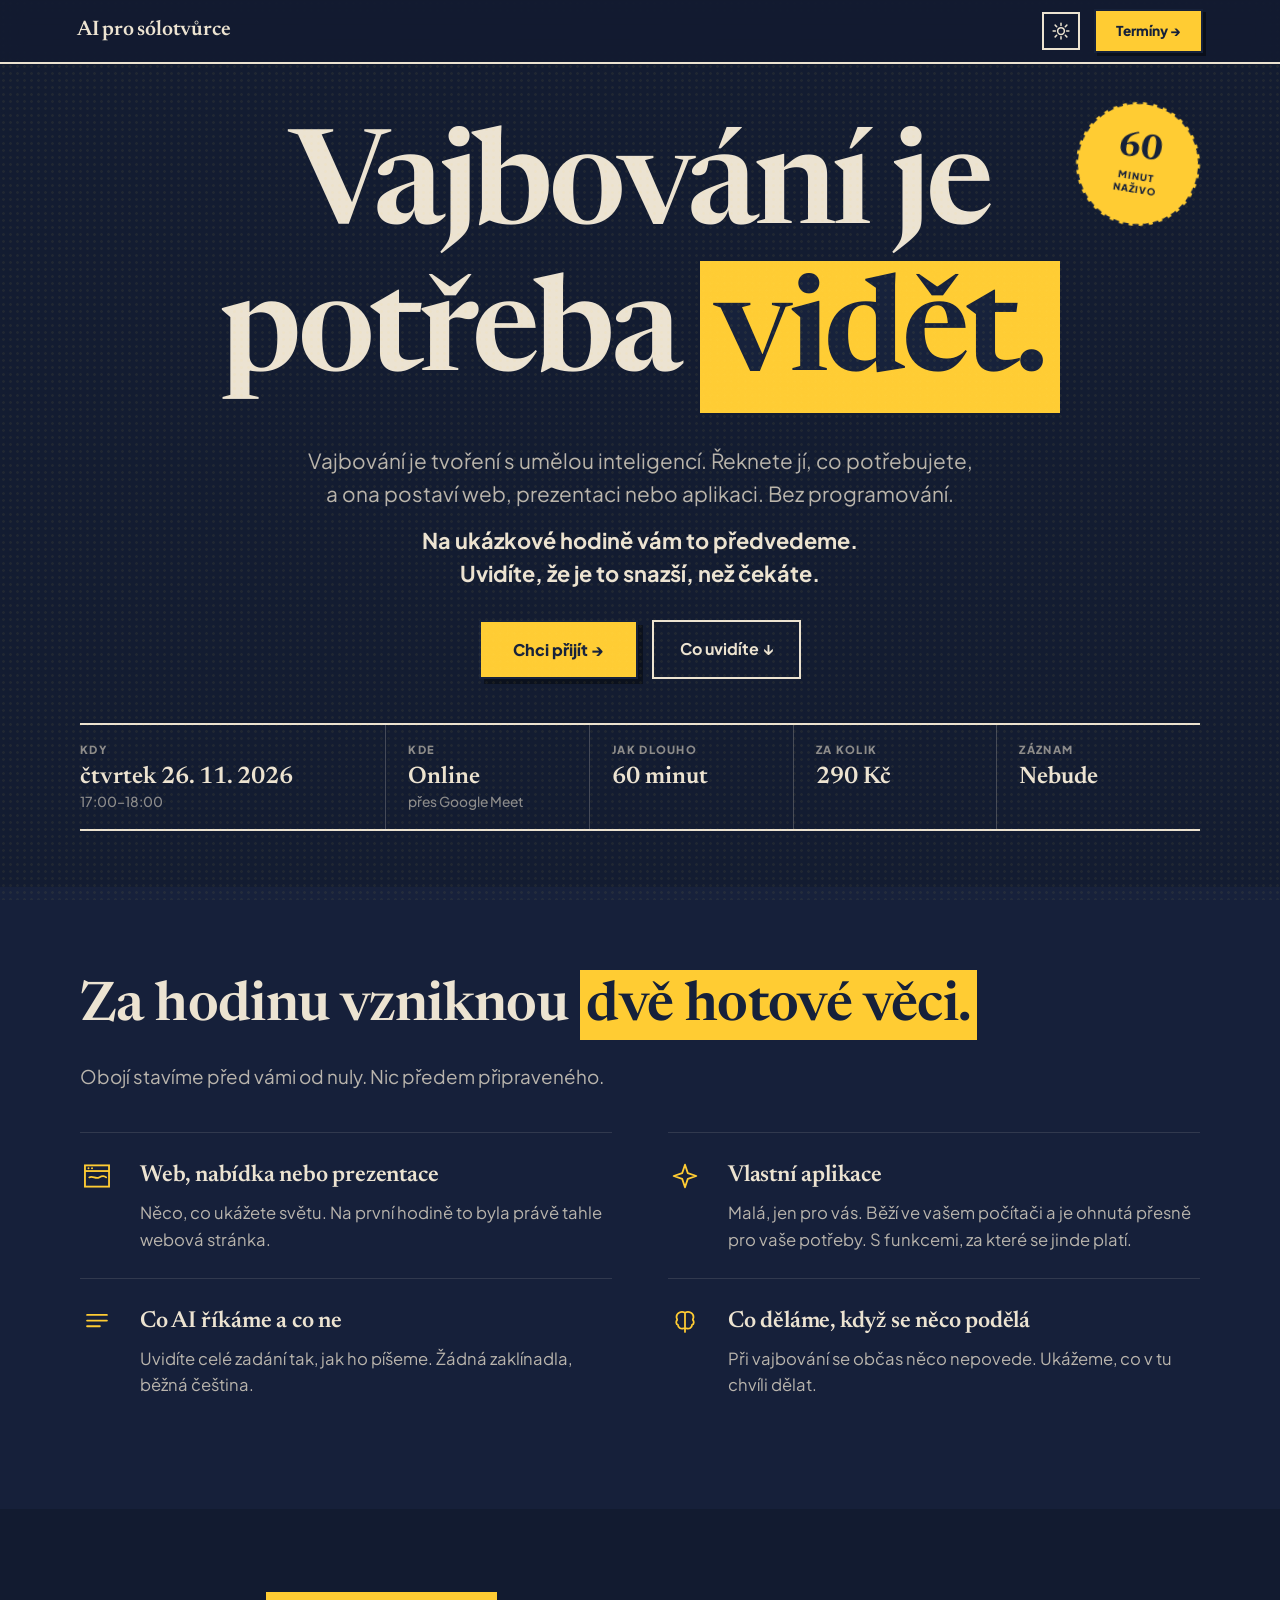
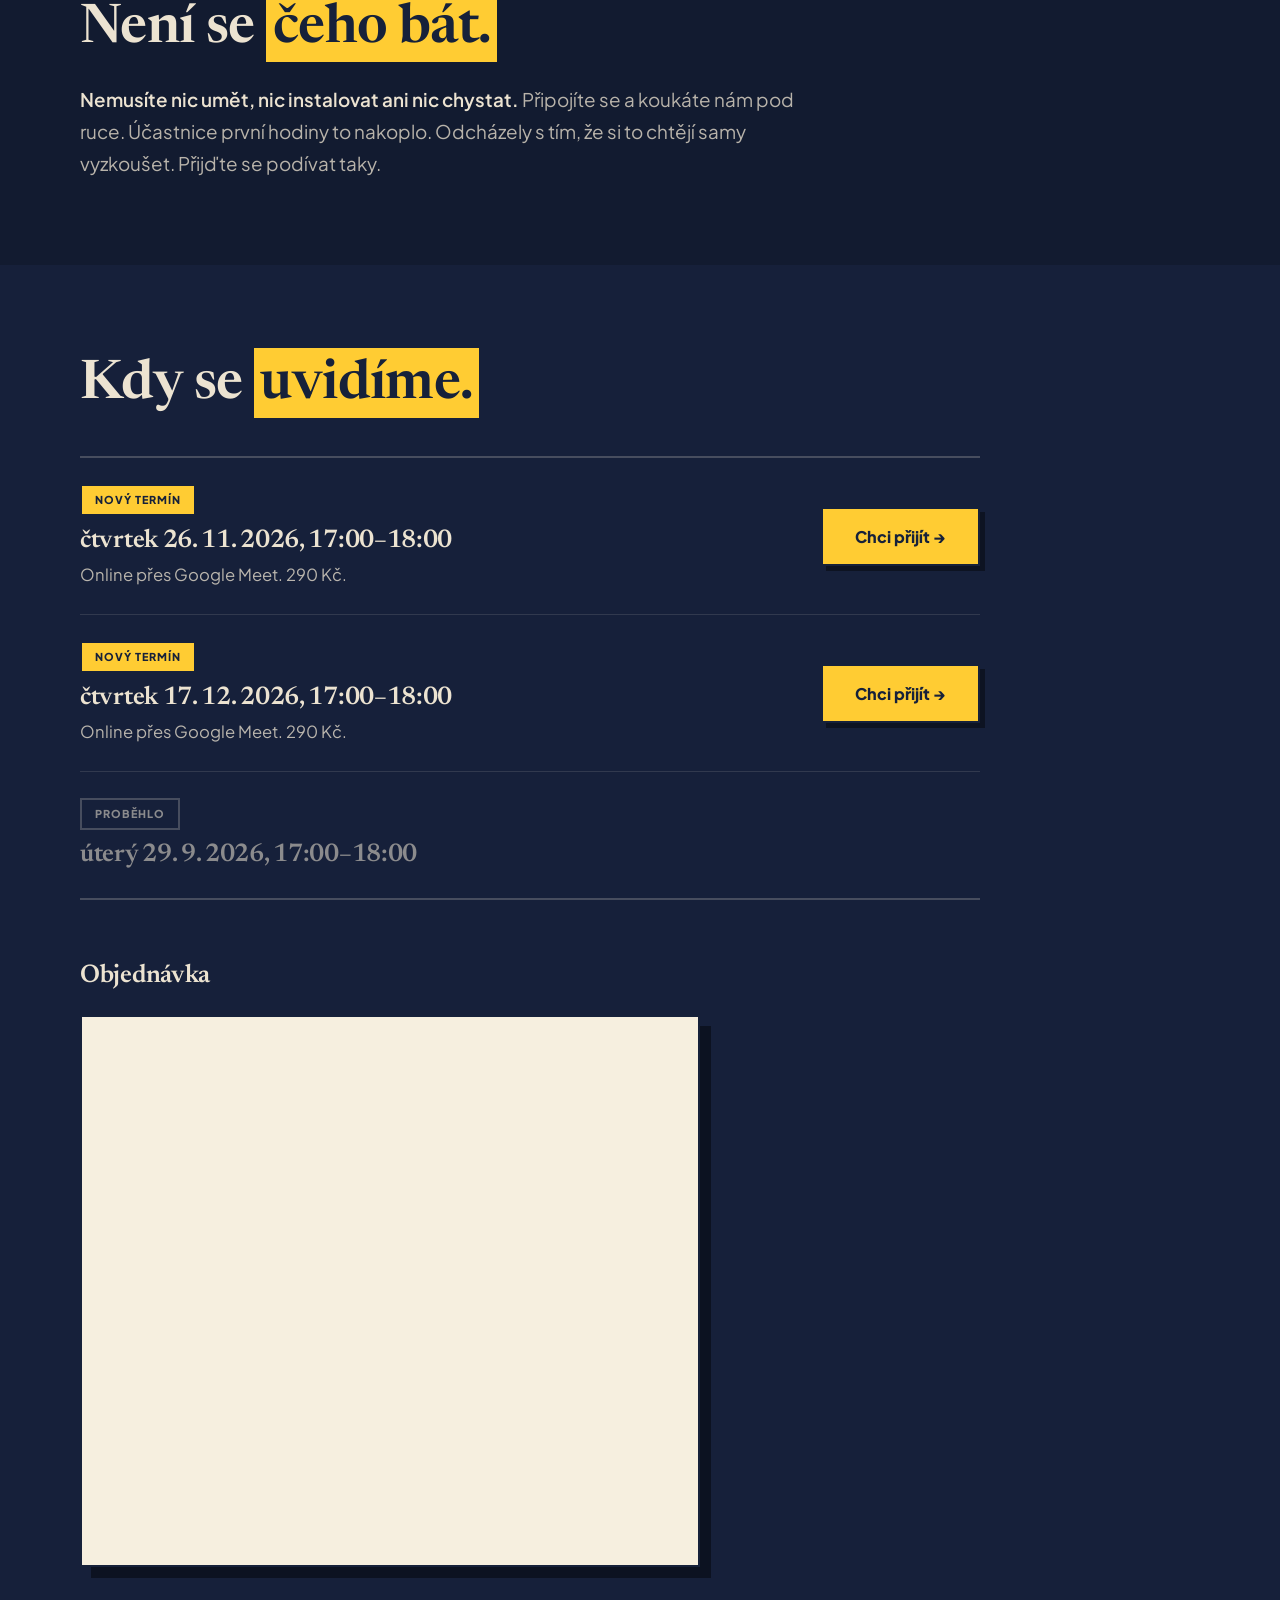
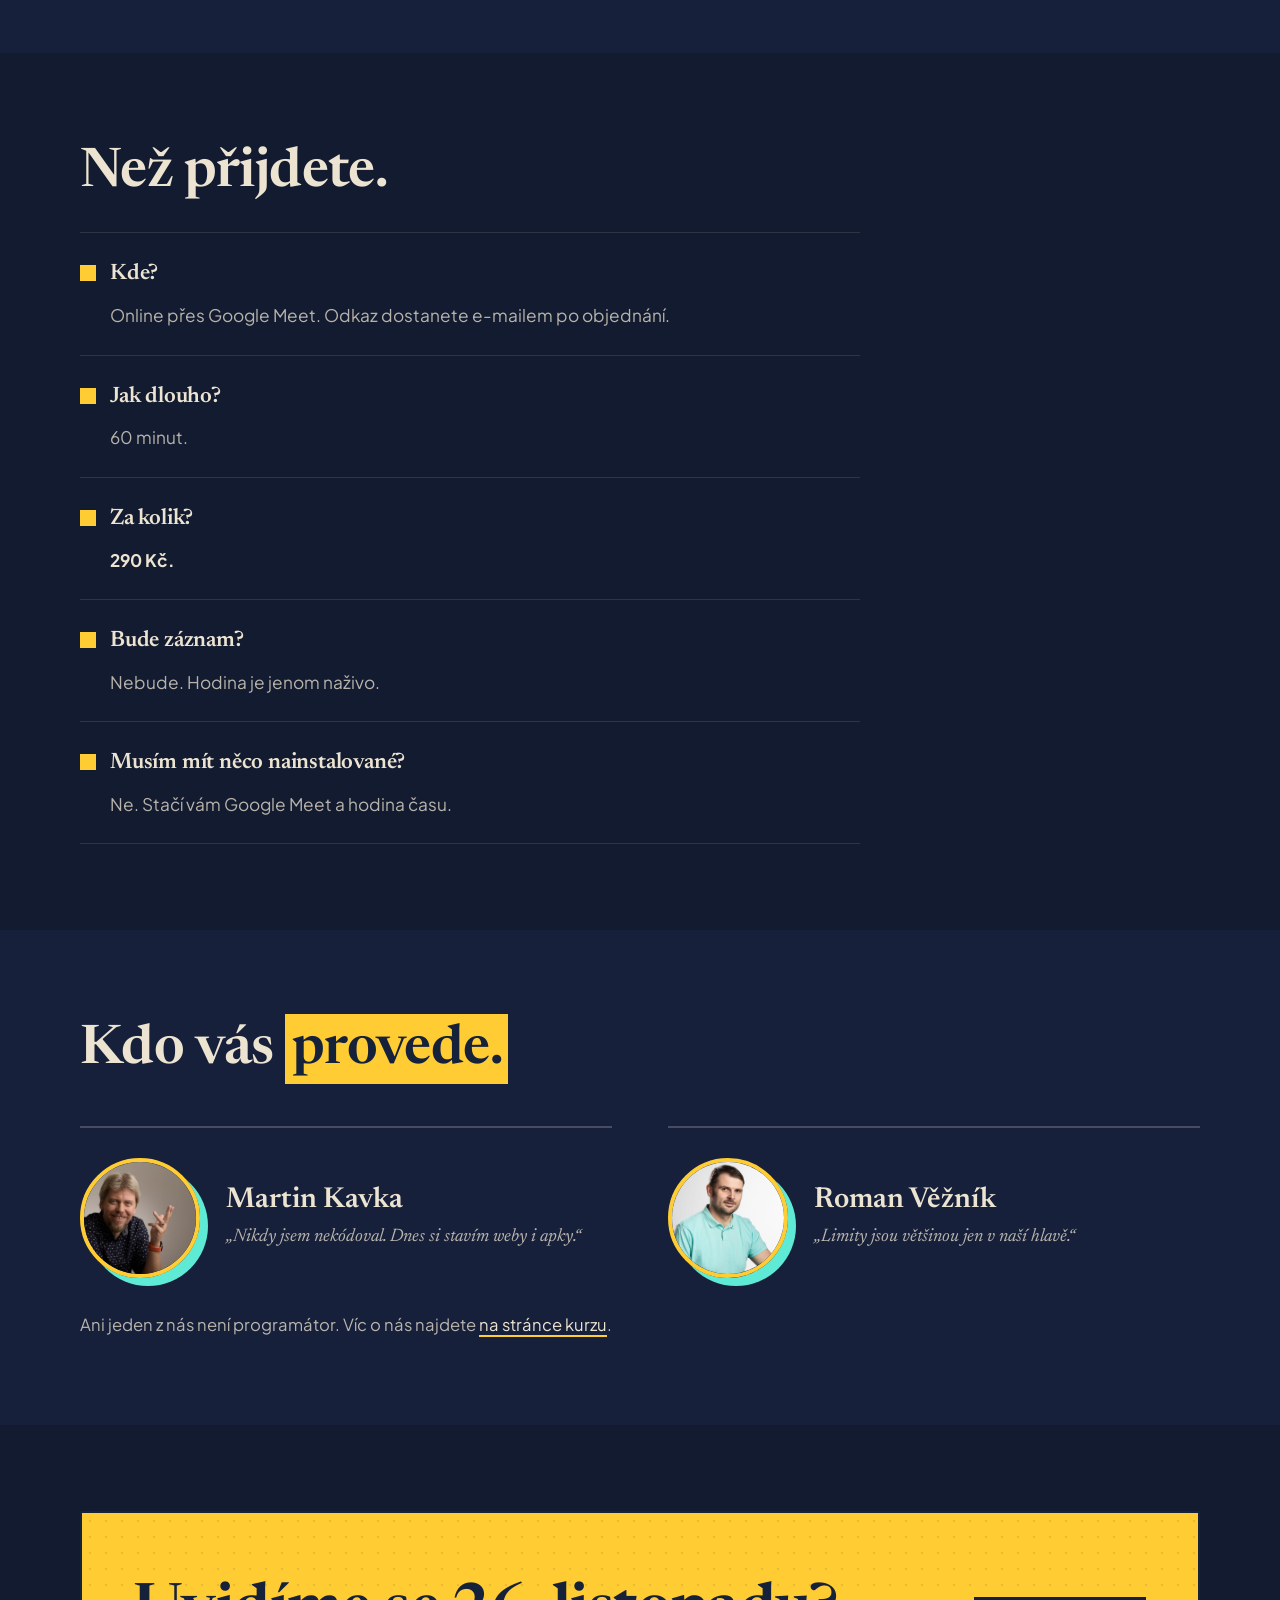
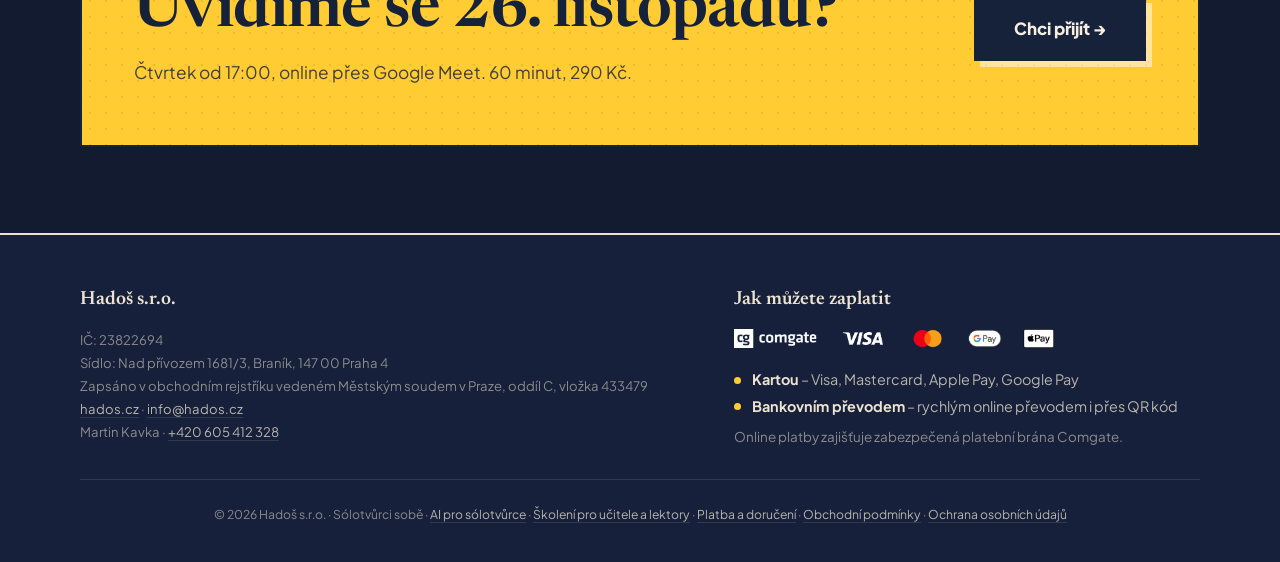
<file: ukazkova-hodina.html>
<!DOCTYPE html>
<!--
  ukazkova-hodina.html – přistávačka „Ukázková hodina vajbování" (solotvurci.cz/ukazkova-hodina).
  Obsah: hero (plakát + pruh s fakty), co uvidíte, pro koho, TERMÍNY (#terminy) s objednávkou (#objednavka), otázky, autoři, závěrečná výzva k objednávce hodiny.
  Nový termín = přidat řádek do sekce #terminy (vzor v komentáři tamtéž), přepsat „Kdy" v pruhu hera, datum v závěrečném žlutém bloku a v JSON-LD (Event).
  Styly jsou výběr z index.html (stejné tokeny, obě témata). Objednávku kurzu tu nehledejte – ta je v index.html#predprodej.
  Zdroj textu: hemingway/my-projects/hados/kurz-vibecoding/web-ukazkova-hodina.md
-->
<html lang="cs">
<head>
  <meta charset="UTF-8" />
  <meta name="viewport" content="width=device-width, initial-scale=1.0" />
  <title>Ukázková hodina vajbování – AI pro sólotvůrce</title>
  <meta name="description" content="Vajbování je tvoření s umělou inteligencí. Za 60 minut před vámi naživo vzniknou dvě hotové věci, bez programování. Online, 290 Kč." />
  <meta name="author" content="Hadoš s.r.o." />
  <meta name="theme-color" content="#121b30" />
  <link rel="icon" href="/favicon.svg" type="image/svg+xml" />
  <link rel="apple-touch-icon" href="/apple-touch-icon.png" />
  <link rel="canonical" href="https://solotvurci.cz/ukazkova-hodina" />
  <meta property="og:type" content="website" />
  <meta property="og:url" content="https://solotvurci.cz/ukazkova-hodina" />
  <meta property="og:title" content="Ukázková hodina vajbování – AI pro sólotvůrce" />
  <meta property="og:description" content="Vajbování je potřeba vidět. Za hodinu s umělou inteligencí naživo postavíme dvě hotové věci, bez programování. Online, 290 Kč." />
  <meta property="og:locale" content="cs_CZ" />
  <meta property="og:site_name" content="AI pro sólotvůrce" />
  <meta property="og:image" content="https://solotvurci.cz/og-image.png" />
  <meta property="og:image:width" content="1200" />
  <meta property="og:image:height" content="630" />
  <meta property="og:image:alt" content="AI pro sólotvůrce – Weby. Prezentace. Vizuály. Aplikace. Bez psaní kódu." />
  <meta name="twitter:card" content="summary_large_image" />
  <meta name="twitter:title" content="Ukázková hodina vajbování – AI pro sólotvůrce" />
  <meta name="twitter:description" content="Vajbování je potřeba vidět. Za hodinu s umělou inteligencí naživo postavíme dvě hotové věci, bez programování. Online, 290 Kč." />
  <meta name="twitter:image" content="https://solotvurci.cz/og-image.png" />
  <script type="application/ld+json">
  {
    "@context": "https://schema.org",
    "@type": "WebPage",
    "name": "Ukázková hodina vajbování",
    "description": "Živá online hodina o vajbování, tedy tvoření s umělou inteligencí: za 60 minut vzniknou dvě hotové věci bez programování.",
    "url": "https://solotvurci.cz/ukazkova-hodina",
    "inLanguage": "cs",
    "isPartOf": { "@type": "WebSite", "name": "AI pro sólotvůrce", "url": "https://solotvurci.cz/" },
    "publisher": { "@type": "Organization", "name": "Hadoš s.r.o.", "url": "https://hados.cz", "email": "info@hados.cz" }
  }
  </script>
  <script type="application/ld+json">
  {
    "@context": "https://schema.org",
    "@type": "Event",
    "name": "Ukázková hodina vajbování",
    "description": "Živá online hodina o vajbování, tedy tvoření s umělou inteligencí: za 60 minut vzniknou dvě hotové věci bez programování. Bez záznamu.",
    "startDate": "2026-11-26T17:00:00+01:00",
    "endDate": "2026-11-26T18:00:00+01:00",
    "eventStatus": "https://schema.org/EventScheduled",
    "eventAttendanceMode": "https://schema.org/OnlineEventAttendanceMode",
    "inLanguage": "cs",
    "location": { "@type": "VirtualLocation", "url": "https://solotvurci.cz/ukazkova-hodina" },
    "image": "https://solotvurci.cz/og-image.png",
    "organizer": { "@type": "Organization", "name": "Hadoš s.r.o.", "url": "https://hados.cz" },
    "offers": {
      "@type": "Offer",
      "price": "290",
      "priceCurrency": "CZK",
      "availability": "https://schema.org/InStock",
      "url": "https://solotvurci.cz/ukazkova-hodina#objednavka"
    }
  }
  </script>
  <link rel="preconnect" href="https://fonts.googleapis.com" />
  <link rel="preconnect" href="https://fonts.gstatic.com" crossorigin />
  <link href="https://fonts.googleapis.com/css2?family=Newsreader:ital,opsz,wght@0,6..72,400;0,6..72,500;0,6..72,600;1,6..72,400;1,6..72,500&family=Plus+Jakarta+Sans:wght@400;500;600;700;800&display=swap" rel="stylesheet" />
  <style>
    *, *::before, *::after { box-sizing: border-box; margin: 0; padding: 0; }

    /* konstanty napříč režimy (shodné s index.html) */
    :root {
      --ink:        #16213a;
      --blue:       #2a3a7e;
      --yellow:     #FFCC33;
      --yellow-dark:#e6b800;
      --disp: 'Newsreader', Georgia, serif;
      --body: 'Plus Jakarta Sans', -apple-system, BlinkMacSystemFont, sans-serif;
      --grain: url("data:image/svg+xml,%3Csvg xmlns='http://www.w3.org/2000/svg' width='200' height='200'%3E%3Cfilter id='n'%3E%3CfeTurbulence type='fractalNoise' baseFrequency='0.8' numOctaves='2' stitchTiles='stitch'/%3E%3CfeColorMatrix type='saturate' values='0'/%3E%3C/filter%3E%3Crect width='100%25' height='100%25' filter='url(%23n)' opacity='0.22'/%3E%3C/svg%3E");
    }
    /* TMAVÝ režim (výchozí) */
    :root, :root[data-theme="dark"] {
      --bg:        #121b30;
      --bg-soft:   #16203a;
      --nav-bg:    rgba(18,27,48,0.84);
      --text:      #ece3d1;
      --text-soft: rgba(236,227,209,.76);
      --text-mut:  rgba(236,227,209,.55);
      --line:      rgba(244,236,221,.22);
      --line-soft: rgba(244,236,221,.12);
      --paper:     #f6efdf;
      --paper-mut: #5b6a86;
      --icon:      #FFCC33;
      --shadow:    rgba(0,0,0,.42);
      --s2: #5eead4;
      --dot: #ffd24d;
    }
    /* SVĚTLÝ režim */
    :root[data-theme="light"] {
      --bg:        #fbf4e6;
      --bg-soft:   #f2e9d8;
      --nav-bg:    rgba(251,244,230,0.85);
      --text:      #16213a;
      --text-soft: #33405f;
      --text-mut:  #5b6a86;
      --line:      rgba(34,50,118,.30);
      --line-soft: rgba(34,50,118,.15);
      --paper:     #ffffff;
      --paper-mut: #5b6a86;
      --icon:      #223276;
      --shadow:    rgba(22,33,58,.30);
      --s2: #5eead4;
      --dot: #223276;
    }

    html { scroll-behavior: smooth; }
    body {
      font-family: var(--body); line-height: 1.6; -webkit-font-smoothing: antialiased;
      background: var(--bg); color: var(--text); min-height: 100vh; overflow-x: hidden; position: relative;
    }
    /* RISO papírový šum + halftone rastr */
    body::after {
      content: ''; position: fixed; inset: 0; z-index: 9999; pointer-events: none;
      opacity: .32; mix-blend-mode: overlay; background-image: var(--grain);
    }
    body::before {
      content: ''; position: fixed; inset: 0; z-index: 9998; pointer-events: none;
      opacity: .06; background-image: radial-gradient(var(--dot) 1px, transparent 1.7px); background-size: 7px 7px;
    }

    h1, h2, h3, .nav-logo, .bio-name, .faq-q, .a-strip dd, .term-when, footer h4 { font-family: var(--disp); font-optical-sizing: auto; }

    .mark { position: relative; white-space: nowrap; color: var(--ink); padding: 0 .12em; }
    .mark::before { content: ''; position: absolute; z-index: -1; left: 0; right: 0; top: -.18em; bottom: -.12em; background: var(--yellow); }

    /* ── NAV ── */
    nav {
      position: sticky; top: 0; z-index: 10001;
      background: var(--nav-bg); backdrop-filter: blur(12px); -webkit-backdrop-filter: blur(12px);
      border-bottom: 2px solid var(--text); padding: 0 6%;
      display: flex; align-items: center; justify-content: space-between; height: 64px;
    }
    .nav-right { display: flex; align-items: center; gap: 14px; }
    .theme-toggle {
      width: 38px; height: 38px; flex-shrink: 0; background: transparent; color: var(--text);
      border: 2px solid var(--text); cursor: pointer;
      display: inline-flex; align-items: center; justify-content: center; transition: background .15s, color .15s;
    }
    .theme-toggle:hover { background: var(--text); color: var(--bg); }
    .theme-toggle svg { width: 18px; height: 18px; }
    .theme-toggle .ic-moon { display: none; }
    :root[data-theme="light"] .theme-toggle .ic-sun  { display: none; }
    :root[data-theme="light"] .theme-toggle .ic-moon { display: block; }
    .nav-logo { font-weight: 600; font-size: 1.32rem; color: var(--text); text-decoration: none; letter-spacing: -.2px; }
    .nav-cta { background: var(--yellow); color: var(--ink); padding: 9px 20px; font-size: .85rem; font-weight: 800; text-decoration: none; border: 2px solid var(--ink); box-shadow: 3px 3px 0 var(--shadow); transition: transform .12s, box-shadow .12s; }
    .nav-cta:hover { transform: translate(1.5px,1.5px); box-shadow: 1.5px 1.5px 0 var(--shadow); }

    /* ── BUTTONS ── */
    .btn-primary { background: var(--yellow); color: var(--ink); padding: 15px 32px; font-weight: 800; font-size: 1rem; text-decoration: none; display: inline-block; border: 2px solid var(--ink); box-shadow: 5px 5px 0 var(--shadow); transition: transform .12s, box-shadow .12s; }
    .btn-primary:hover { transform: translate(2px,2px); box-shadow: 3px 3px 0 var(--shadow); }
    .btn-ghost { background: transparent; color: var(--text); padding: 14px 26px; font-weight: 700; font-size: 1rem; text-decoration: none; display: inline-block; border: 2px solid var(--text); transition: background .15s, color .15s; }
    .btn-ghost:hover { background: var(--text); color: var(--bg); }

    h2 { font-size: clamp(2.2rem, 5vw, 3.4rem); font-weight: 600; letter-spacing: -.6px; line-height: 1.28; margin-bottom: 18px; color: var(--text); max-width: 900px; }
    .lead { font-size: 1.18rem; max-width: 660px; line-height: 1.7; color: var(--text-soft); }

    .section { padding: 86px 6%; position: relative; z-index: 0; }
    .section-inner { max-width: 1120px; margin: 0 auto; }

    /* ── HERO (plakát: nadpis přes celou šířku, fakta jako pruh pod ním) ── */
    .hero { padding: 56px 6% 56px; text-align: center; position: relative; }
    .a-inner { max-width: 1120px; margin: 0 auto; position: relative; }
    .hero h1 { font-size: clamp(3.3rem, 10.5vw, 8.2rem); font-weight: 600; line-height: 1.12; letter-spacing: -.035em; color: var(--text); margin-bottom: 30px; }
    .hero h1 .line { display: block; position: relative; }
    /* dolní dotah „j" z prvního řádku nesmí zmizet pod žlutým podkladem druhého */
    .hero h1 .line:first-child { z-index: 1; }
    .hero h1 .mark { z-index: 0; }
    .hero h1 .mark::before { top: -.1em; bottom: -.06em; }
    .hero-sub { font-size: clamp(1.08rem, 2.2vw, 1.3rem); color: var(--text-soft); max-width: 700px; margin: 0 auto 14px; line-height: 1.6; text-wrap: balance; }
    .hero-punch { font-size: clamp(1.12rem, 2.3vw, 1.36rem); font-weight: 700; color: var(--text); max-width: 700px; margin: 0 auto 30px; line-height: 1.5; text-wrap: balance; }
    .hero-cta-row { display: flex; justify-content: center; gap: 14px; flex-wrap: wrap; margin-bottom: 44px; }
    /* razítko je nad riso texturou (z 10000), pod nav (10001) */
    .a-stamp { position: absolute; top: -18px; right: 0; width: 124px; height: 124px; border-radius: 50%; background: var(--yellow); border: 2.5px dashed var(--ink); display: flex; flex-direction: column; align-items: center; justify-content: center; color: var(--ink); line-height: 1; transform: rotate(9deg); z-index: 10000; }
    .a-stamp b { font-family: var(--disp); font-weight: 700; font-size: 2.2rem; line-height: .9; }
    .a-stamp small { font-size: .6rem; letter-spacing: 1px; text-transform: uppercase; margin-top: 6px; font-weight: 800; line-height: 1.3; }
    @media (max-width: 880px) { .a-stamp { position: static; margin: 0 auto 22px; width: 100px; height: 100px; } .a-stamp b { font-size: 1.8rem; } }
    /* pruh s fakty. Až bude nový termín, přepsat „Kdy". */
    .a-strip { display: grid; grid-template-columns: 1.5fr 1fr 1fr 1fr 1fr; border-top: 2px solid var(--text); border-bottom: 2px solid var(--text); text-align: left; max-width: 1120px; margin: 0 auto; }
    .a-strip > div { padding: 16px 22px 18px; border-left: 1px solid var(--line); }
    .a-strip > div:first-child { border-left: 0; padding-left: 0; }
    .a-strip dt { font-size: .7rem; font-weight: 800; letter-spacing: 1.3px; text-transform: uppercase; color: var(--text-mut); margin-bottom: 4px; }
    .a-strip dd { font-size: 1.5rem; font-weight: 600; line-height: 1.2; color: var(--text); }
    .a-strip dd small { display: block; font-family: var(--body); font-size: .86rem; font-weight: 500; color: var(--text-mut); margin-top: 2px; }
    @media (max-width: 880px) {
      .a-strip { grid-template-columns: 1fr 1fr; }
      .a-strip > div { padding: 16px 14px 18px 0; border-left: 0; border-top: 1px solid var(--line); }
      .a-strip > div:first-child { grid-column: 1 / -1; border-top: 0; }
      .a-strip dd { font-size: 1.28rem; }
    }

    /* ── CO UVIDÍTE (rejstřík) ── */
    .index { display: grid; grid-template-columns: 1fr 1fr; gap: 0 56px; margin-top: 40px; }
    @media (max-width: 720px) { .index { grid-template-columns: 1fr; } }
    .irow { display: grid; grid-template-columns: 42px 1fr; gap: 18px; align-items: start; padding: 24px 0; border-top: 1px solid var(--line-soft); }
    .irow .ic { width: 34px; height: 34px; color: var(--icon); margin-top: 2px; }
    .irow h3 { font-size: 1.45rem; font-weight: 600; color: var(--text); margin-bottom: 6px; letter-spacing: -.2px; }
    .irow p { font-size: 1.04rem; color: var(--text-soft); line-height: 1.6; }

    /* ── PRO KOHO ── */
    .who { font-size: 1.18rem; color: var(--text-soft); line-height: 1.7; max-width: 720px; }
    .who strong { color: var(--text); font-weight: 600; }

    /* ── TERMÍNY ── */
    #terminy { z-index: auto; }
    #terminy .mark { z-index: 0; }
    .terms { margin-top: 36px; border-top: 2px solid var(--line); max-width: 900px; }
    .term { display: grid; grid-template-columns: 1fr auto; gap: 10px 28px; align-items: center; padding: 26px 0; border-bottom: 1px solid var(--line-soft); }
    .term:last-child { border-bottom: 2px solid var(--line); }
    @media (max-width: 640px) { .term { grid-template-columns: 1fr; } }
    .term-when { font-size: 1.6rem; font-weight: 600; line-height: 1.25; color: var(--text); letter-spacing: -.3px; }
    .term-note { font-size: 1.04rem; color: var(--text-soft); line-height: 1.6; margin-top: 4px; max-width: 520px; }
    .term-badge { display: inline-block; font-size: .68rem; font-weight: 800; letter-spacing: 1px; text-transform: uppercase; padding: 5px 13px; border: 2px solid var(--line); color: var(--text-mut); margin-bottom: 10px; }
    .term-badge.soon { background: var(--yellow); color: var(--ink); border-color: var(--ink); }
    .term.past .term-when { color: var(--text-mut); }
    .order { margin-top: 56px; max-width: 620px; scroll-margin-top: 84px; }
    .order h3 { font-size: 1.6rem; font-weight: 600; letter-spacing: -.3px; color: var(--text); margin-bottom: 18px; }
    .embed-card { background: var(--paper); color: var(--ink); border: 2px solid var(--ink); box-shadow: 11px 11px 0 var(--shadow); padding: 14px; position: relative; z-index: 10000; }
    .embed-card #benosaurus-form { display: block; min-height: 520px; background: transparent; }

    /* ── FAQ ── */
    .faq { max-width: 780px; margin-top: 24px; }
    .faq-item { border-top: 1px solid var(--line-soft); padding: 24px 0; }
    .faq-item:last-child { border-bottom: 1px solid var(--line-soft); }
    .faq-q { display: flex; gap: 14px; align-items: baseline; font-size: 1.4rem; font-weight: 600; color: var(--text); margin-bottom: 8px; letter-spacing: -.2px; }
    .faq-q .q { flex-shrink: 0; width: 16px; height: 16px; background: var(--yellow); display: inline-block; transform: translateY(2px); }
    .faq-a { font-size: 1.08rem; color: var(--text-soft); line-height: 1.7; padding-left: 30px; }
    .faq-a a { color: var(--text); text-decoration: none; border-bottom: 2px solid var(--yellow); }
    .faq-a a:hover { color: var(--yellow); }
    .faq-a strong { color: var(--text); }

    /* ── AUTOŘI (zkrácená verze z index.html) ── */
    .bios { display: grid; grid-template-columns: 1fr 1fr; gap: 56px; margin-top: 40px; }
    @media (max-width: 720px) { .bios { grid-template-columns: 1fr; gap: 36px; } }
    .bio { border-top: 2px solid var(--line); padding-top: 30px; }
    .bio-head { display: flex; gap: 26px; align-items: center; }
    .bio-photo { width: 120px; height: 120px; border-radius: 50%; object-fit: cover; flex-shrink: 0; border: 4px solid var(--yellow); box-shadow: 8px 8px 0 var(--s2); }
    @media (max-width: 460px) { .bio-photo { width: 96px; height: 96px; } .bio-head { gap: 20px; } }
    .bio-name { font-size: 1.8rem; font-weight: 600; color: var(--text); line-height: 1.05; margin-bottom: 8px; }
    .bio-kicker { font-family: var(--disp); font-style: italic; font-size: 1.14rem; color: var(--text-soft); line-height: 1.38; }
    .bios-more { margin-top: 34px; font-size: 1.04rem; color: var(--text-soft); }
    .bios-more a { color: var(--text); text-decoration: none; border-bottom: 2px solid var(--yellow); }
    .bios-more a:hover { color: var(--yellow); }

    /* ── CTA ── */
    .cta-section { padding: 86px 6%; }
    .cta-box { max-width: 1120px; margin: 0 auto; background: var(--yellow); color: var(--ink); padding: 60px 52px; position: relative; overflow: hidden; border: 2px solid var(--ink); }
    .cta-box::before { content: ''; position: absolute; inset: 0; opacity: .1; pointer-events: none; background-image: radial-gradient(var(--ink) 1.3px, transparent 1.6px); background-size: 16px 16px; }
    .cta-grid { position: relative; z-index: 1; display: grid; grid-template-columns: 1fr auto; gap: 32px; align-items: center; }
    @media (max-width: 720px) { .cta-grid { grid-template-columns: 1fr; gap: 24px; } }
    .cta-box h2 { color: var(--ink); margin-bottom: 8px; max-width: 720px; font-size: clamp(2.4rem, 5.4vw, 3.8rem); }
    .cta-box p { font-size: 1.08rem; color: rgba(22,33,58,.82); max-width: 560px; line-height: 1.55; }
    .btn-cta-dark { background: var(--ink); color: var(--paper); padding: 17px 38px; font-weight: 800; font-size: 1.05rem; text-decoration: none; display: inline-block; border: 2px solid var(--ink); box-shadow: 6px 6px 0 rgba(255,255,255,.5); white-space: nowrap; transition: transform .12s, box-shadow .12s; }
    .btn-cta-dark:hover { transform: translate(2px,2px); box-shadow: 4px 4px 0 rgba(255,255,255,.5); }

    /* ── FOOTER (shodný s index.html) ── */
    footer { background: var(--bg-soft); padding: 48px 6% 36px; font-size: .82rem; color: var(--text-mut); line-height: 1.75; border-top: 2px solid var(--text); }
    footer .footer-inner { max-width: 1120px; margin: 0 auto; display: grid; grid-template-columns: 1.3fr 1fr; gap: 48px; }
    @media (max-width: 720px) { footer .footer-inner { grid-template-columns: 1fr; gap: 24px; } }
    footer .footer-inner > div { min-width: 0; } /* jinak lišta s logy (320 px) roztáhne sloupec přes okraj úzkého telefonu */
    footer h4 { color: var(--text); font-size: 1.2rem; font-weight: 600; margin-bottom: 12px; }
    .pay-logos { position: relative; display: inline-block; width: 320px; max-width: 100%; border-bottom: none; margin-bottom: 14px; }
    .pay-bar { width: 100%; height: auto; display: block; }
    .pay-comgate { position: absolute; left: 0; top: 0; height: 100%; width: 30%; border-bottom: none; }
    .pay-comgate:hover { opacity: .7; }
    .pay-bar-light { display: none; }
    :root[data-theme="light"] .pay-bar-dark { display: none; }
    :root[data-theme="light"] .pay-bar-light { display: block; }
    .pay-methods { list-style: none; margin: 0 0 10px; padding: 0; display: grid; gap: 6px; }
    .pay-methods li { font-size: .9rem; color: var(--text-soft); line-height: 1.45; padding-left: 18px; position: relative; }
    .pay-methods li::before { content: ""; position: absolute; left: 0; top: .5em; width: 7px; height: 7px; border-radius: 50%; background: var(--yellow); }
    .pay-methods strong { color: var(--text); font-weight: 700; }
    .pay-foot { font-size: .84rem; color: var(--text-mut); line-height: 1.5; }
    footer a { color: var(--text-soft); text-decoration: none; border-bottom: 1px solid var(--line-soft); }
    footer a:hover { color: var(--yellow); border-color: var(--yellow); }
    footer .footer-meta { max-width: 1120px; margin: 32px auto 0; padding-top: 24px; border-top: 1px solid var(--line-soft); font-size: .76rem; color: var(--text-mut); text-align: center; }

    /* nejužší telefony (320 px): nadpis se jinak nevejde na šířku */
    @media (max-width: 360px) { .hero h1 { font-size: 2.7rem; } }
    @media (max-width: 600px) {
      .hero { padding: 32px 5% 44px; }
      .section { padding: 60px 5%; }
      .cta-section { padding: 56px 5%; }
      .cta-box { padding: 40px 26px; }
      .nav-cta { display: none; }
      .nav-logo { font-size: 1.12rem; white-space: nowrap; }
      .btn-cta-dark { white-space: normal; text-align: center; }
    }
  </style>

<!-- Umami – anonymní měření návštěvnosti (bez cookies, bez lišty); stejné ID jako index.html -->
<script defer src="https://cloud.umami.is/script.js" data-website-id="1560934e-9623-4c4c-80e0-37dd07e3a4c1"></script>
<!-- Microsoft Clarity – stejné nastavení jako index.html (cookies vypnuté, maskování Strict) -->
<script type="text/javascript">
    (function(c,l,a,r,i,t,y){
        c[a]=c[a]||function(){(c[a].q=c[a].q||[]).push(arguments)};
        t=l.createElement(r);t.async=1;t.src="https://www.clarity.ms/tag/"+i;
        y=l.getElementsByTagName(r)[0];y.parentNode.insertBefore(t,y);
    })(window, document, "clarity", "script", "y7yu0k93ej");
</script>
</head>
<body>

<!-- doodle ikony (výběr z index.html) -->
<svg width="0" height="0" style="position:absolute" aria-hidden="true">
  <defs>
    <g id="d-web"><rect x="7" y="9" width="34" height="30" rx="0" fill="none" stroke="currentColor" stroke-width="2.6"/><path d="M7 17h34" stroke="currentColor" stroke-width="2.6"/><circle cx="12" cy="13" r="1.4" fill="currentColor"/><circle cx="17" cy="13" r="1.4" fill="currentColor"/><path d="M13 26c5-3 9 3 14 0s8-2 10 0" fill="none" stroke="currentColor" stroke-width="2.4" stroke-linecap="round"/></g>
    <g id="d-text"><path d="M10 14h28M10 22h28M10 30h18" fill="none" stroke="currentColor" stroke-width="2.6" stroke-linecap="round"/></g>
    <g id="d-brain"><path d="M24 11c-5-3-12 0-12 6 0 2 1 3 1 4-2 2-2 6 1 7 0 4 4 6 8 5M24 11c5-3 12 0 12 6 0 2-1 3-1 4 2 2 2 6-1 7 0 4-4 6-8 5M24 11v27" fill="none" stroke="currentColor" stroke-width="2.5" stroke-linecap="round" stroke-linejoin="round"/></g>
    <g id="d-spark"><path d="M24 8l4 12 12 4-12 4-4 12-4-12-12-4 12-4z" fill="none" stroke="currentColor" stroke-width="2.6" stroke-linejoin="round"/></g>
  </defs>
</svg>

<!-- NAV -->
<nav>
  <a class="nav-logo" href="/">AI pro sólotvůrce</a>
  <div class="nav-right">
    <button id="themeToggle" class="theme-toggle" type="button" aria-label="Přepnout světlý a tmavý režim" title="Přepnout režim">
      <svg class="ic-sun" viewBox="0 0 24 24" fill="none" stroke="currentColor" stroke-width="2" stroke-linecap="round"><circle cx="12" cy="12" r="4.5"/><path d="M12 1.5v3M12 19.5v3M4.2 4.2l2.1 2.1M17.7 17.7l2.1 2.1M1.5 12h3M19.5 12h3M4.2 19.8l2.1-2.1M17.7 6.3l2.1-2.1"/></svg>
      <svg class="ic-moon" viewBox="0 0 24 24" fill="none" stroke="currentColor" stroke-width="2" stroke-linecap="round" stroke-linejoin="round"><path d="M20 14.5A8 8 0 1 1 9.5 4a6.5 6.5 0 0 0 10.5 10.5z"/></svg>
    </button>
    <a href="#terminy" class="nav-cta" data-umami-event="uh-klik" data-umami-event-misto="nav">Termíny →</a>
  </div>
</nav>

<!-- HERO -->
<header class="hero">
  <div class="a-inner">
    <div class="a-stamp"><b>60</b><small>minut<br/>naživo</small></div>
    <h1>
      <span class="line">Vajbování je</span>
      <span class="line">potřeba <span class="mark">vidět.</span></span>
    </h1>
    <p class="hero-sub">Vajbování je tvoření s&nbsp;umělou inteligencí. Řeknete jí, co potřebujete, a&nbsp;ona postaví web, prezentaci nebo aplikaci. Bez programování.</p>
    <p class="hero-punch">Na&nbsp;ukázkové hodině vám to předvedeme. Uvidíte, že je to snazší, než čekáte.</p>
    <div class="hero-cta-row">
      <a href="#objednavka" class="btn-primary" data-umami-event="uh-klik" data-umami-event-misto="hero">Chci přijít →</a>
      <a href="#co-uvidite" class="btn-ghost">Co uvidíte ↓</a>
    </div>
  </div>
  <!-- Pruh s fakty. S novým termínem přepsat „Kdy". -->
  <dl class="a-strip">
    <div><dt>Kdy</dt><dd>čtvrtek 26.&nbsp;11.&nbsp;2026<small>17:00–18:00</small></dd></div>
    <div><dt>Kde</dt><dd>Online<small>přes Google Meet</small></dd></div>
    <div><dt>Jak dlouho</dt><dd>60&nbsp;minut</dd></div>
    <div><dt>Za kolik</dt><dd>290&nbsp;Kč</dd></div>
    <div><dt>Záznam</dt><dd>Nebude</dd></div>
  </dl>
</header>

<!-- 01 CO UVIDÍTE -->
<section class="section" id="co-uvidite" style="background:var(--bg-soft)">
  <div class="section-inner">
    <h2>Za hodinu vzniknou <span class="mark">dvě hotové věci.</span></h2>
    <p class="lead">Obojí stavíme před vámi od&nbsp;nuly. Nic předem připraveného.</p>
    <div class="index">
      <div class="irow"><svg class="ic" viewBox="0 0 48 48"><use href="#d-web"/></svg><div><h3>Web, nabídka nebo prezentace</h3><p>Něco, co ukážete světu. Na&nbsp;první hodině to byla právě tahle webová stránka.</p></div></div>
      <div class="irow"><svg class="ic" viewBox="0 0 48 48"><use href="#d-spark"/></svg><div><h3>Vlastní aplikace</h3><p>Malá, jen pro vás. Běží ve&nbsp;vašem počítači a&nbsp;je ohnutá přesně pro vaše potřeby. S&nbsp;funkcemi, za&nbsp;které se jinde platí.</p></div></div>
      <div class="irow"><svg class="ic" viewBox="0 0 48 48"><use href="#d-text"/></svg><div><h3>Co AI říkáme a&nbsp;co ne</h3><p>Uvidíte celé zadání tak, jak ho píšeme. Žádná zaklínadla, běžná čeština.</p></div></div>
      <div class="irow"><svg class="ic" viewBox="0 0 48 48"><use href="#d-brain"/></svg><div><h3>Co děláme, když se něco podělá</h3><p>Při vajbování se občas něco nepovede. Ukážeme, co v&nbsp;tu chvíli dělat.</p></div></div>
    </div>
  </div>
</section>

<!-- 02 PRO KOHO -->
<section class="section">
  <div class="section-inner">
    <h2>Není se <span class="mark">čeho bát.</span></h2>
    <p class="who"><strong>Nemusíte nic umět, nic instalovat ani nic chystat.</strong> Připojíte se a&nbsp;koukáte nám pod ruce. Účastnice první hodiny to nakoplo. Odcházely s&nbsp;tím, že si to chtějí samy vyzkoušet. Přijďte se podívat taky.</p>
  </div>
</section>

<!-- 03 TERMÍNY -->
<section class="section" id="terminy" style="background:var(--bg-soft)">
  <div class="section-inner">
    <h2>Kdy se <span class="mark">uvidíme.</span></h2>
    <div class="terms">
      <!--
        VZOR NOVÉHO TERMÍNU. Budoucí termíny od nejbližšího (nahoře) po nejvzdálenější, pod nimi proběhlé (Roman 12. 10. 2026).
        Proběhlý termín přepnout na class="term past" + štítek „Proběhlo“ bez tlačítka a přesunout pod budoucí:
        <div class="term">
          <div><span class="term-badge soon">Nový termín</span><div class="term-when">úterý 24.&nbsp;11.&nbsp;2026, 17:00–18:00</div><p class="term-note">Online přes Google Meet. 290&nbsp;Kč.</p></div>
          <a href="#objednavka" class="btn-primary" data-umami-event="uh-klik" data-umami-event-misto="termin">Chci přijít →</a>
        </div>
        Bez vypsaného termínu: štítek „Chystáme", tlačítko „Dejte mi vědět →" jako mailto na info@hados.cz a blok #objednavka schovat.
      -->
      <div class="term">
        <div>
          <span class="term-badge soon">Nový termín</span>
          <div class="term-when">čtvrtek 26.&nbsp;11.&nbsp;2026, <span style="white-space:nowrap">17:00–18:00</span></div>
          <p class="term-note">Online přes Google Meet. 290&nbsp;Kč.</p>
        </div>
        <a href="#objednavka" class="btn-primary" data-umami-event="uh-klik" data-umami-event-misto="termin">Chci přijít →</a>
      </div>
      <div class="term">
        <div>
          <span class="term-badge soon">Nový termín</span>
          <div class="term-when">čtvrtek 17.&nbsp;12.&nbsp;2026, <span style="white-space:nowrap">17:00–18:00</span></div>
          <p class="term-note">Online přes Google Meet. 290&nbsp;Kč.</p>
        </div>
        <a href="#objednavka" class="btn-primary" data-umami-event="uh-klik" data-umami-event-misto="termin">Chci přijít →</a>
      </div>
      <div class="term past">
        <div>
          <span class="term-badge">Proběhlo</span>
          <div class="term-when">úterý 29.&nbsp;9.&nbsp;2026, <span style="white-space:nowrap">17:00–18:00</span></div>
        </div>
      </div>
    </div>

    <!-- Objednávka hodiny (Benosaurus). Papírová karta nad riso texturou, parametry vzhledu shodné s objednávkou kurzu v index.html.
         Formulář nese termín sám – při novém termínu zkontrolovat, že ukazuje správné datum. -->
    <div class="order" id="objednavka">
      <h3>Objednávka</h3>
      <div class="embed-card">
        <iframe id="benosaurus-form" src="https://benosaurus.cz/objednavka/ukazkova-hodina-vajbovani?embed=1&compact=1&bare=1&font=Plus+Jakarta+Sans&accent=2a3a7e&btn_bg=FFCC33&btn_fg=16213a" style="width:100%;border:none;overflow:hidden;" loading="lazy" title="Objednávka Ukázkové hodiny vajbování"></iframe>
        <script>window.addEventListener('message',function(e){if(e.origin==='https://benosaurus.cz'&&e.data&&e.data.type==='benosaurus-resize')document.getElementById('benosaurus-form').style.height=e.data.height+'px'});</script>
      </div>
    </div>
  </div>
</section>

<!-- 04 OTÁZKY -->
<section class="section">
  <div class="section-inner">
    <h2>Než přijdete.</h2>
    <div class="faq">
      <div class="faq-item"><div class="faq-q"><span class="q"></span> Kde?</div><p class="faq-a">Online přes Google Meet. Odkaz dostanete e-mailem po&nbsp;objednání.</p></div>
      <div class="faq-item"><div class="faq-q"><span class="q"></span> Jak dlouho?</div><p class="faq-a">60&nbsp;minut.</p></div>
      <div class="faq-item"><div class="faq-q"><span class="q"></span> Za kolik?</div><p class="faq-a"><strong>290&nbsp;Kč.</strong></p></div>
      <div class="faq-item"><div class="faq-q"><span class="q"></span> Bude záznam?</div><p class="faq-a">Nebude. Hodina je jenom naživo.</p></div>
      <div class="faq-item"><div class="faq-q"><span class="q"></span> Musím mít něco nainstalované?</div><p class="faq-a">Ne. Stačí vám Google Meet a&nbsp;hodina času.</p></div>
    </div>
  </div>
</section>

<!-- 05 AUTOŘI -->
<section class="section" style="background:var(--bg-soft)">
  <div class="section-inner">
    <h2>Kdo vás <span class="mark">provede.</span></h2>
    <div class="bios">
      <div class="bio">
        <div class="bio-head">
          <img class="bio-photo" src="martin-kavka.jpg" alt="Martin Kavka"
               onerror="this.outerHTML='<div class=\'bio-photo\' style=\'background:linear-gradient(135deg,#6d28d9,#9333ea);display:flex;align-items:center;justify-content:center;font-size:2.2rem;font-weight:800;color:white;\'>MK</div>'">
          <div>
            <div class="bio-name">Martin Kavka</div>
            <div class="bio-kicker">„Nikdy jsem nekódoval. Dnes si stavím weby i&nbsp;apky.&#8220;</div>
          </div>
        </div>
      </div>
      <div class="bio">
        <div class="bio-head">
          <img class="bio-photo" src="roman-veznik.jpg" alt="Roman Věžník"
               onerror="this.outerHTML='<div class=\'bio-photo\' style=\'background:linear-gradient(135deg,#223276,#3a52a0);display:flex;align-items:center;justify-content:center;font-size:2.2rem;font-weight:800;color:white;\'>RV</div>'">
          <div>
            <div class="bio-name">Roman Věžník</div>
            <div class="bio-kicker">„Limity jsou většinou jen v&nbsp;naší hlavě.&#8220;</div>
          </div>
        </div>
      </div>
    </div>
    <p class="bios-more">Ani jeden z&nbsp;nás není programátor. Víc o&nbsp;nás najdete <a href="/">na&nbsp;stránce kurzu</a>.</p>
  </div>
</section>

<!-- 06 CTA – prodává hodinu, ne kurz. S novým termínem přepsat datum. -->
<section class="cta-section">
  <div class="cta-box">
    <div class="cta-grid">
      <div>
        <h2>Uvidíme se 26.&nbsp;listopadu?</h2>
        <p>Čtvrtek od&nbsp;17:00, online přes Google Meet. 60&nbsp;minut, 290&nbsp;Kč.</p>
      </div>
      <a href="#objednavka" class="btn-cta-dark" data-umami-event="uh-klik" data-umami-event-misto="zaver">Chci přijít →</a>
    </div>
  </div>
</section>

<footer id="kontakt">
  <div class="footer-inner">
    <div><h4>Hadoš s.r.o.</h4><p>IČ: 23822694<br/>Sídlo: Nad přívozem 1681/3, Braník, 147&nbsp;00 Praha 4<br/>Zapsáno v&nbsp;obchodním rejstříku vedeném Městským soudem v&nbsp;Praze, oddíl C, vložka 433479<br/><a href="https://hados.cz" target="_blank" rel="noopener">hados.cz</a> · <a href="mailto:info@hados.cz">info@hados.cz</a><br/>Martin&nbsp;Kavka · <a href="tel:+420605412328">+420&nbsp;605&nbsp;412&nbsp;328</a></p></div>
    <div>
      <h4>Jak můžete zaplatit</h4>
      <div class="pay-logos">
        <img class="pay-bar pay-bar-dark" src="comgate-dark.png" width="1975" height="120" alt="Platební metody: Comgate, Visa, Mastercard, Google Pay, Apple Pay" />
        <img class="pay-bar pay-bar-light" src="comgate-light.png" width="1975" height="120" alt="Platební metody: Comgate, Visa, Mastercard, Google Pay, Apple Pay" />
        <a class="pay-comgate" href="https://www.comgate.eu" target="_blank" rel="noopener" aria-label="Platební brána Comgate"></a>
      </div>
      <ul class="pay-methods">
        <li><strong>Kartou</strong> – Visa, Mastercard, Apple&nbsp;Pay, Google&nbsp;Pay</li>
        <li><strong>Bankovním převodem</strong> – rychlým online převodem i&nbsp;přes QR&nbsp;kód</li>
      </ul>
      <p class="pay-foot">Online platby zajišťuje zabezpečená platební brána&nbsp;Comgate.</p>
    </div>
  </div>
  <div class="footer-meta">© 2026 Hadoš s.r.o. · Sólotvůrci sobě · <a href="/">AI pro sólotvůrce</a> · <a href="/ucitele-lektori">Školení pro učitele a&nbsp;lektory</a> · <a href="platba.html">Platba a&nbsp;doručení</a> · <a href="vop.html">Obchodní podmínky</a> · <a href="zasady-osobnich-udaju.html">Ochrana osobních údajů</a></div>
</footer>

<script>
  (function () {
    var root = document.documentElement;
    var saved = null;
    try { saved = localStorage.getItem('theme'); } catch (e) {}
    if (saved === 'light' || saved === 'dark') { root.setAttribute('data-theme', saved); }
    document.addEventListener('click', function (e) {
      if (!e.target.closest('#themeToggle')) return;
      var next = root.getAttribute('data-theme') === 'light' ? 'dark' : 'light';
      root.setAttribute('data-theme', next);
      try { localStorage.setItem('theme', next); } catch (e) {}
    });
  })();
</script>
</body>
</html>
</file>
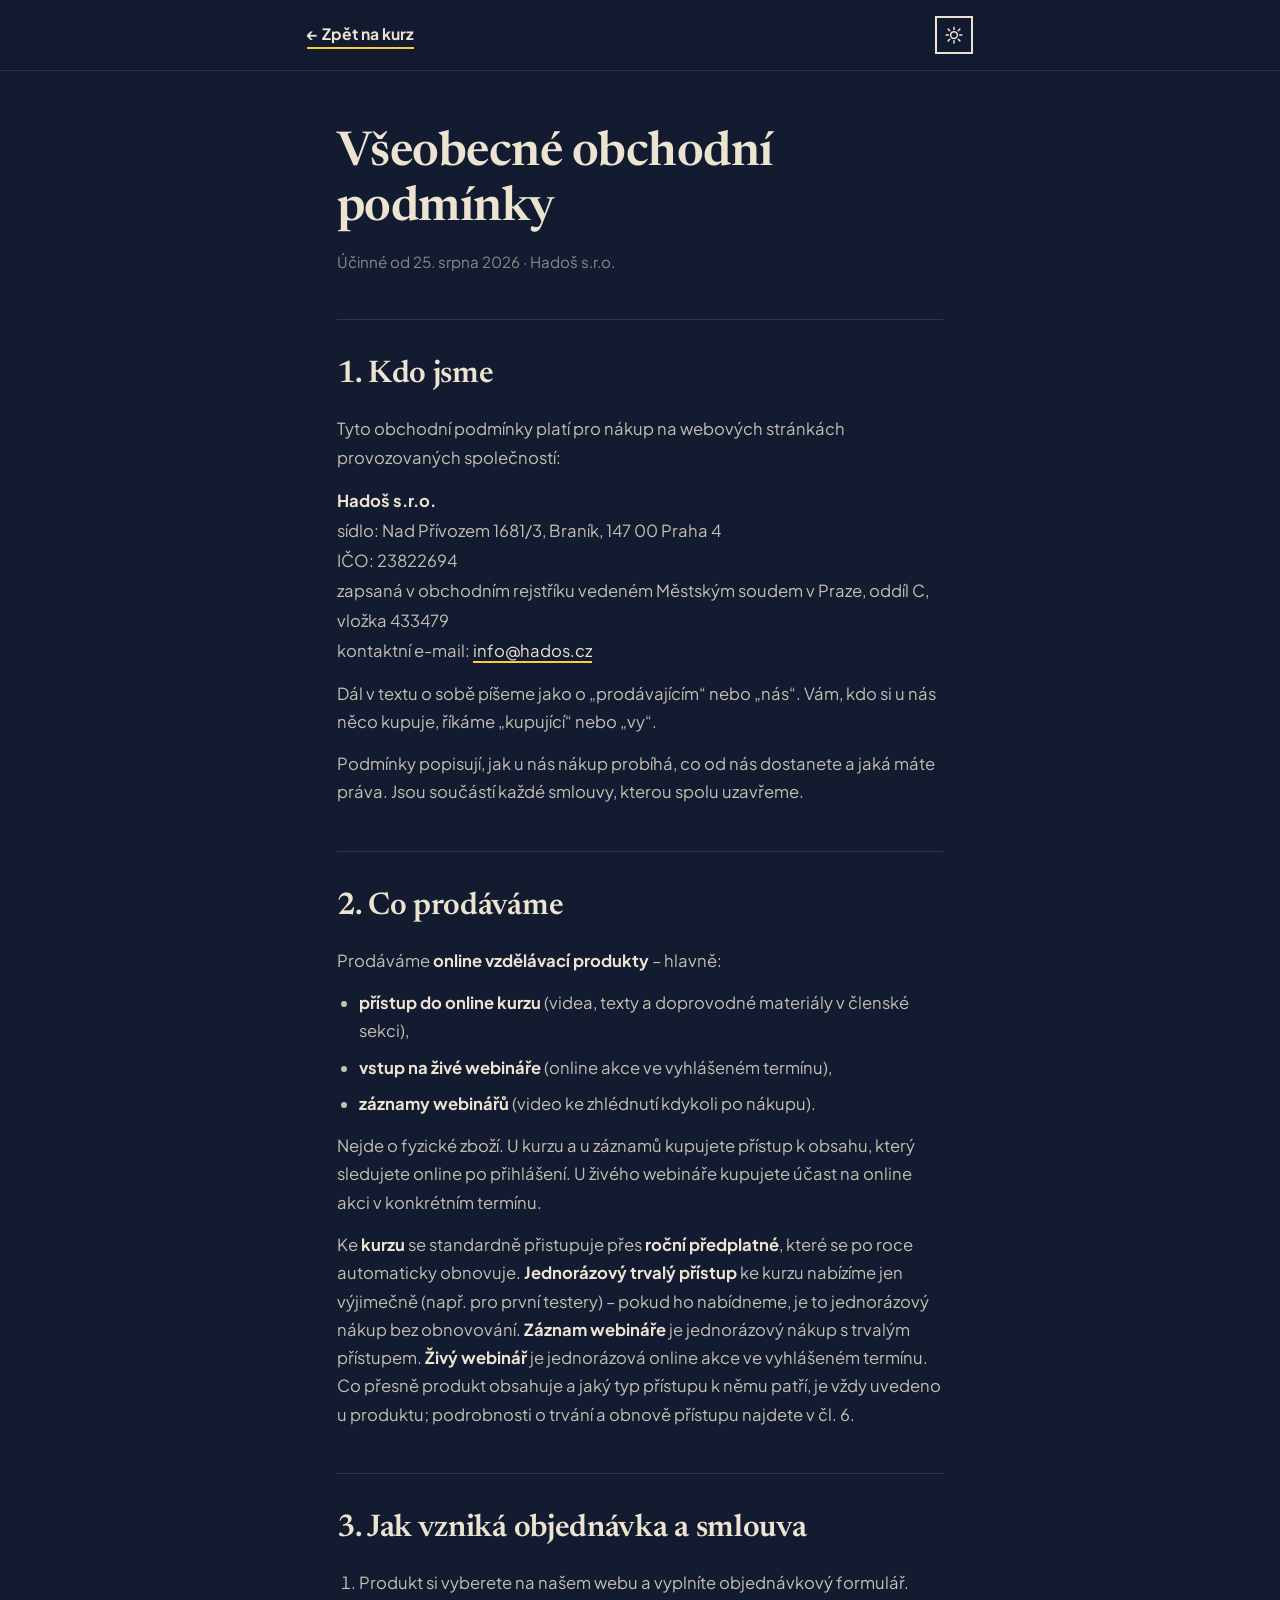
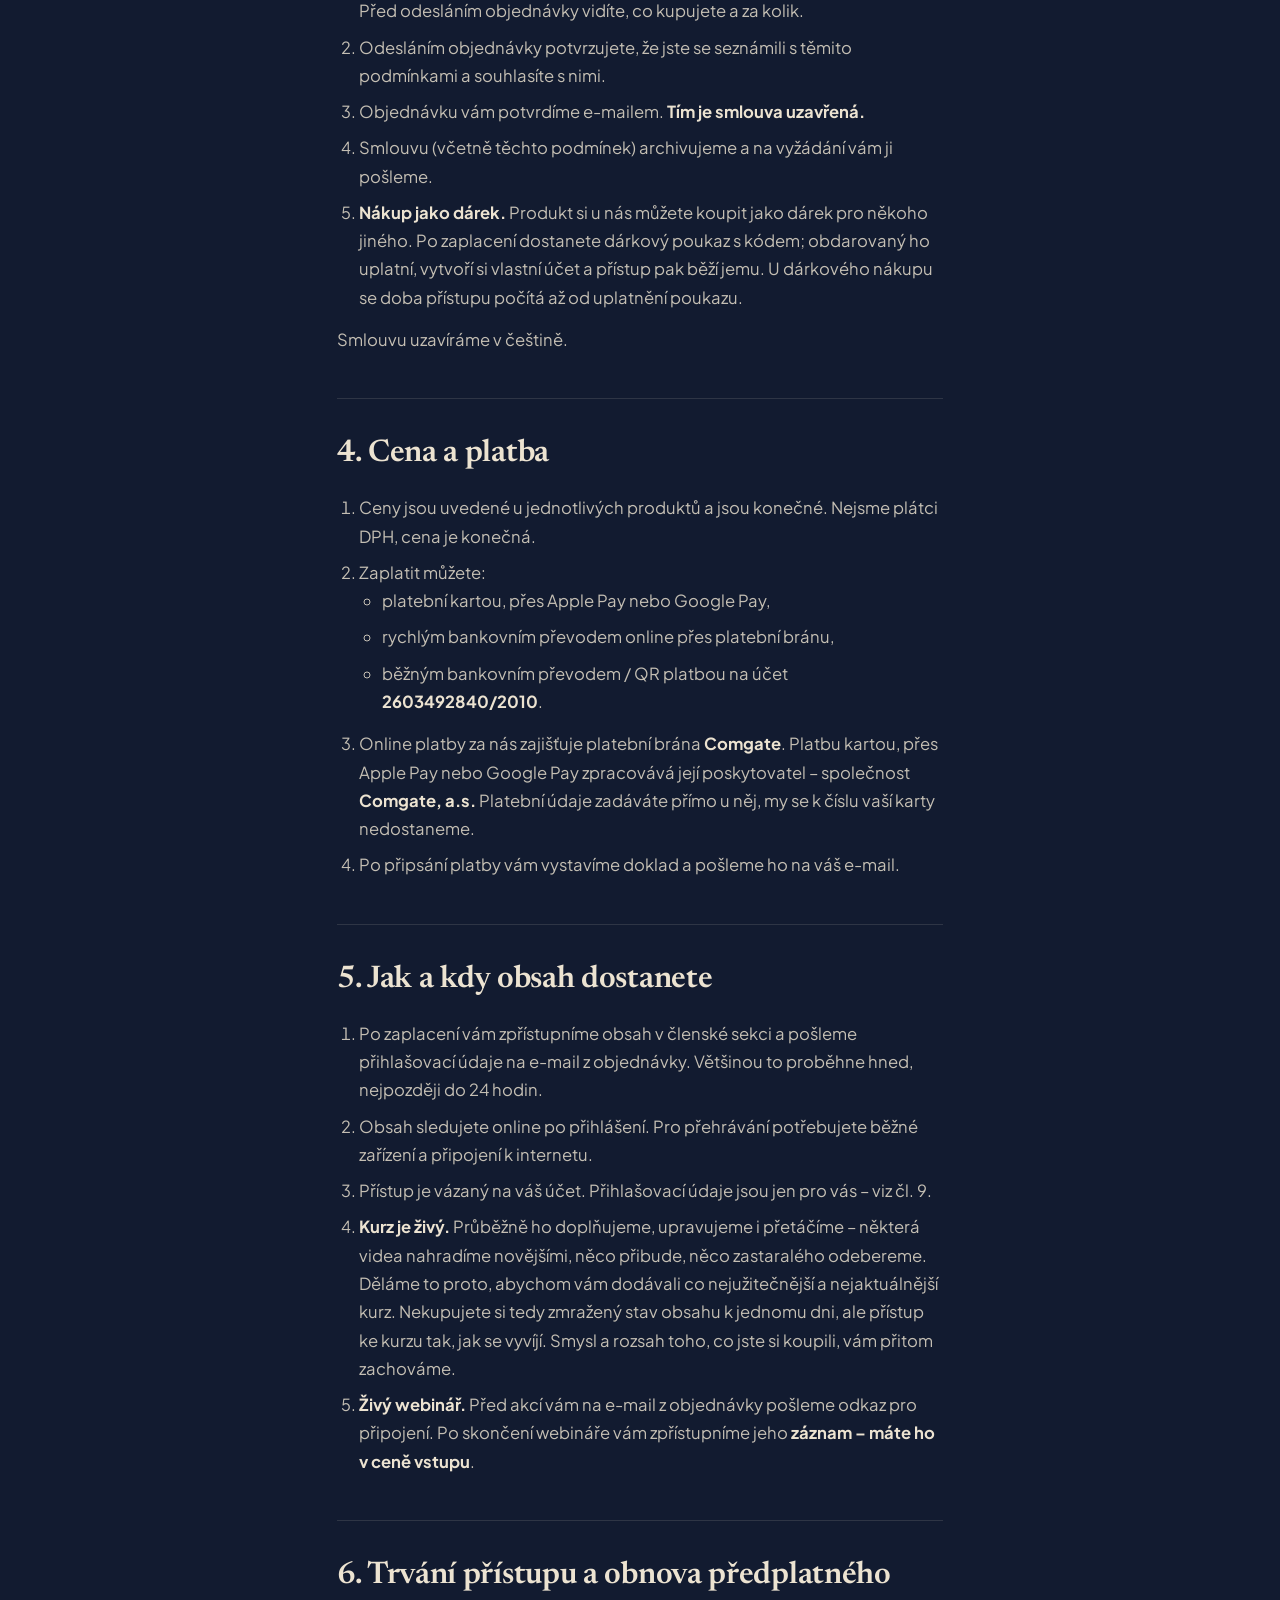
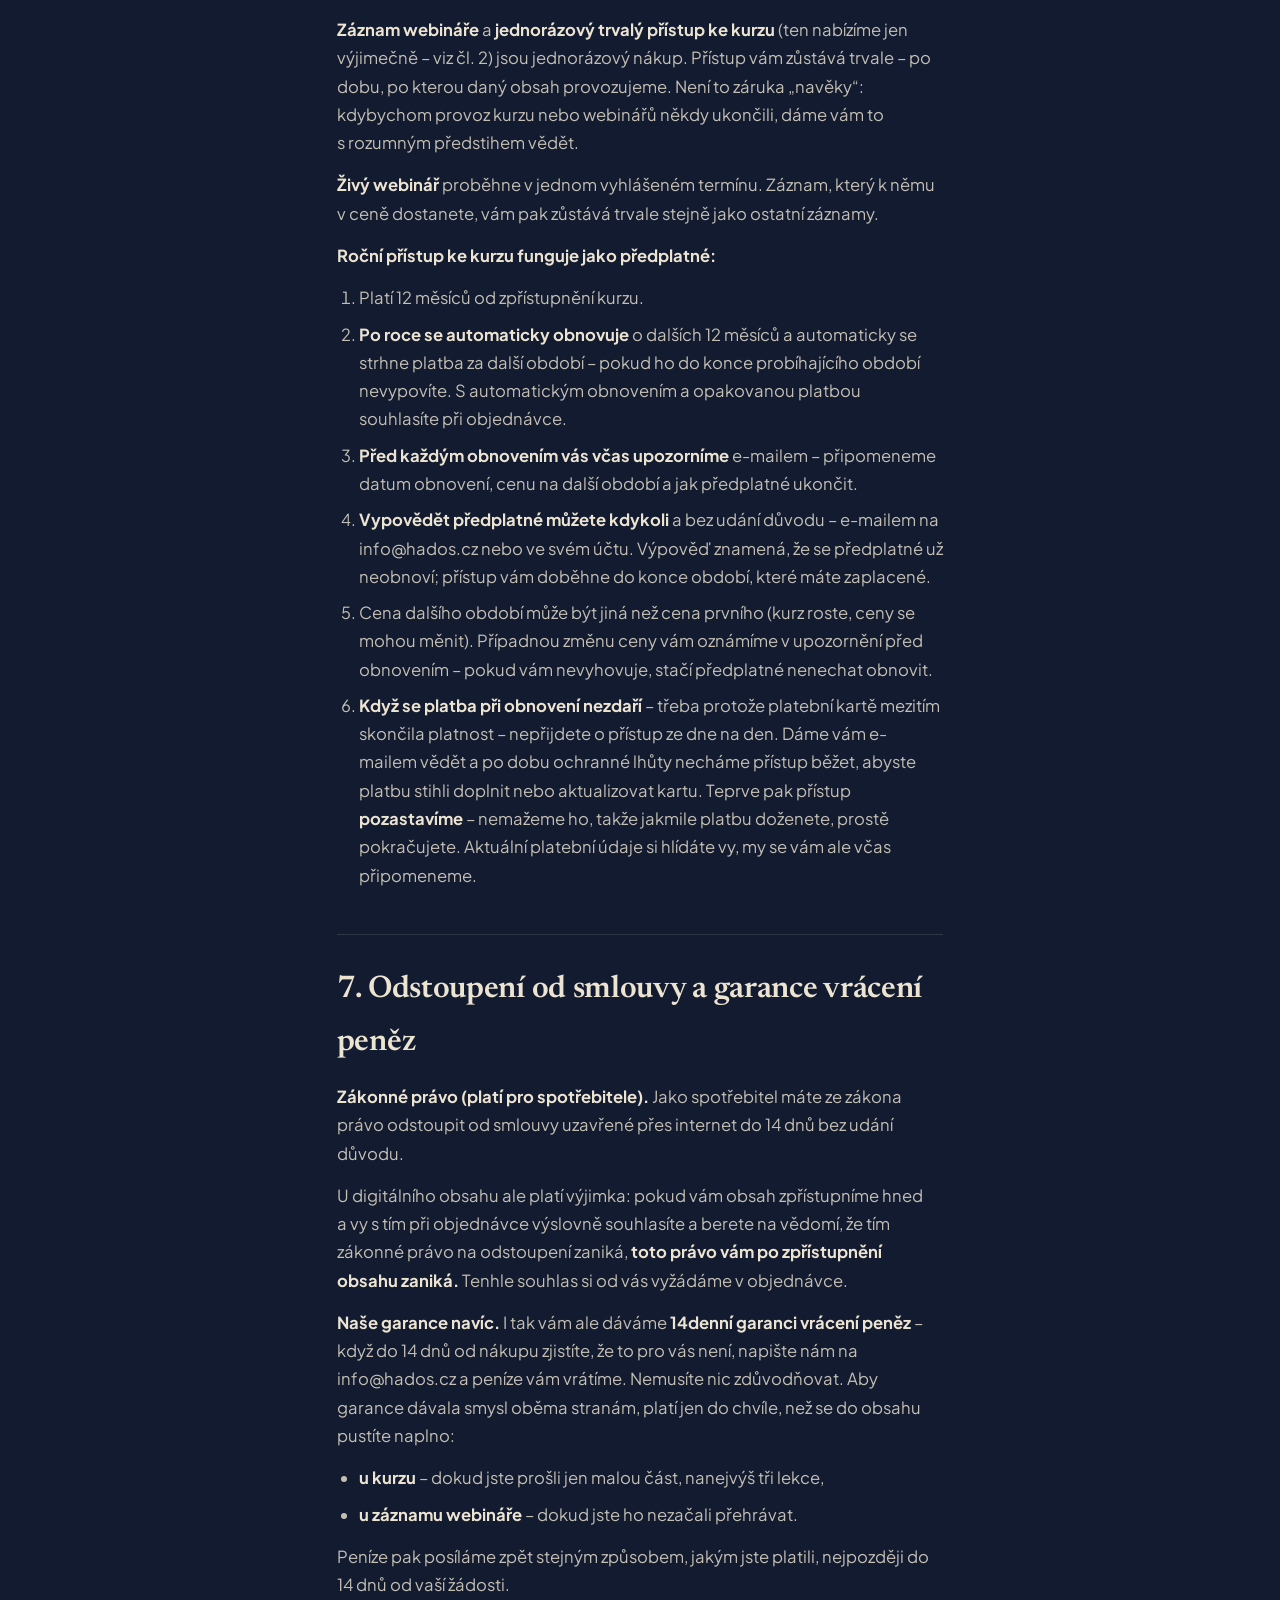
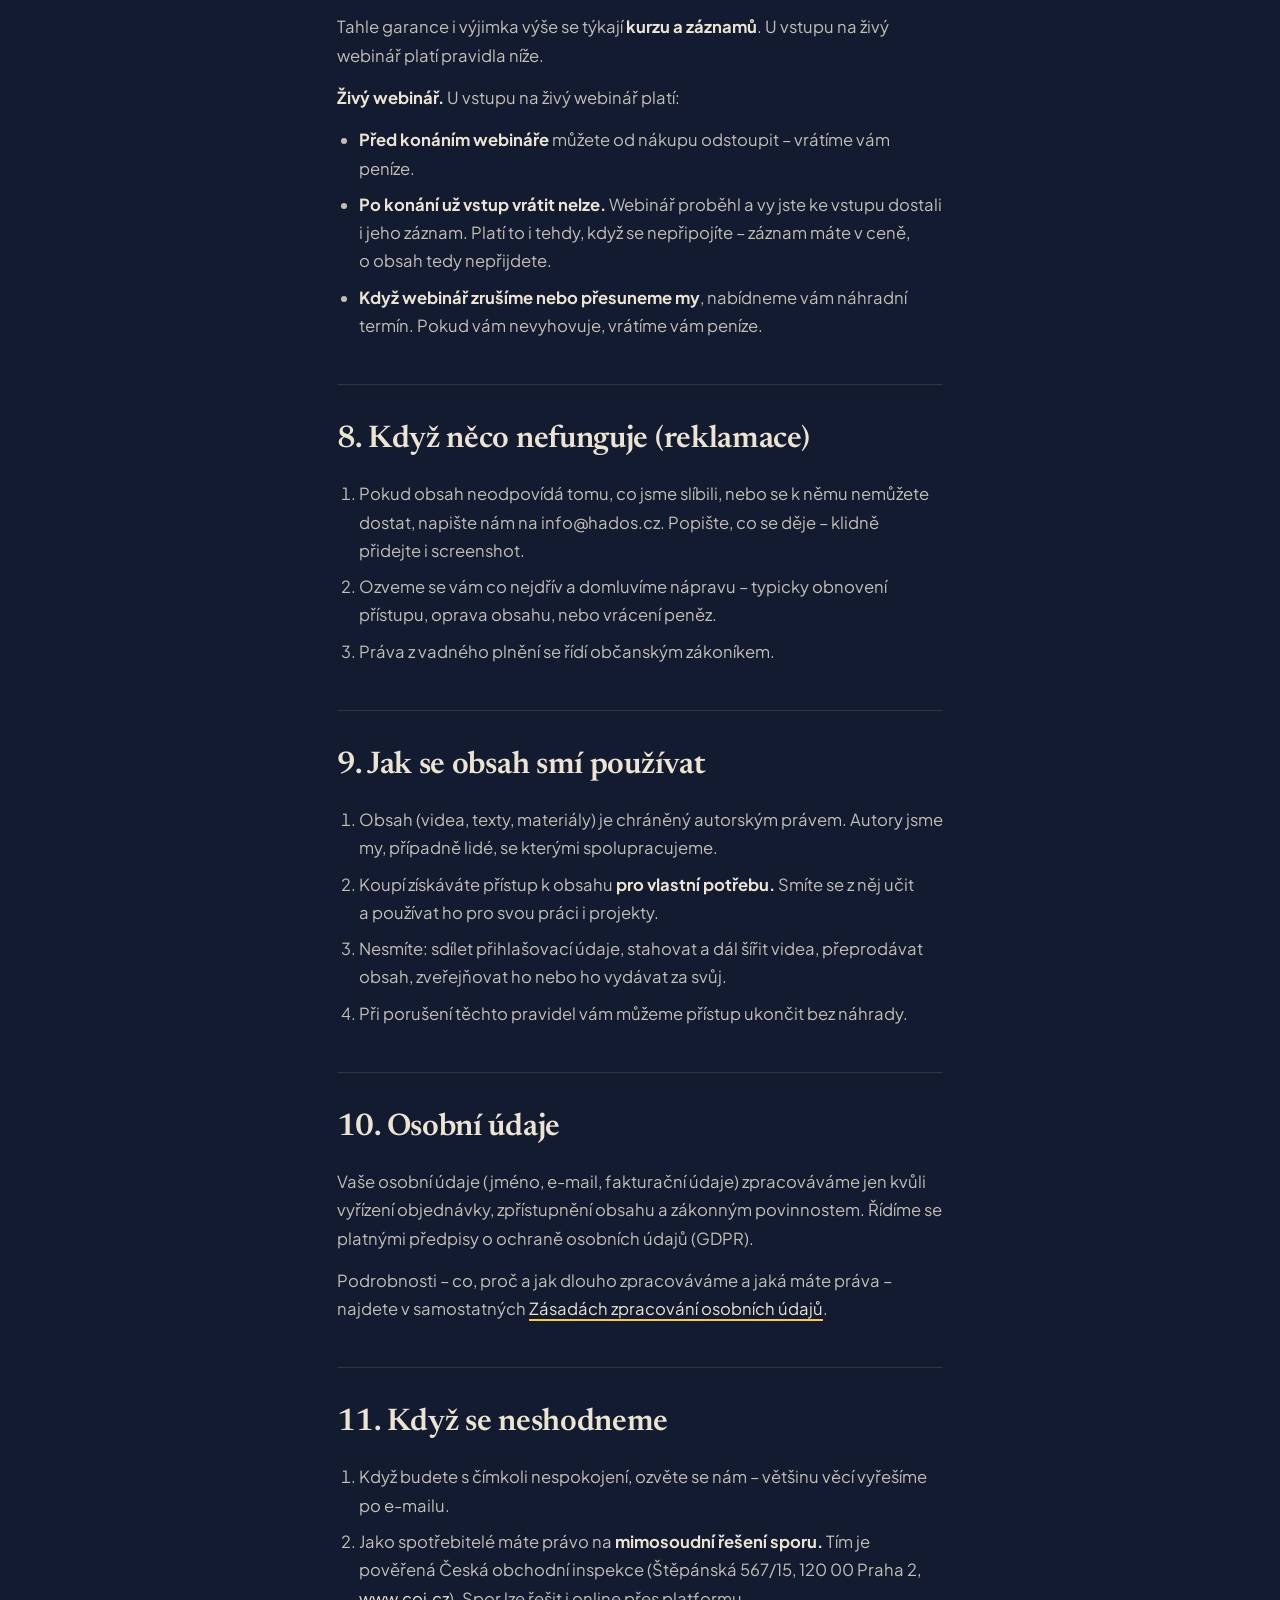
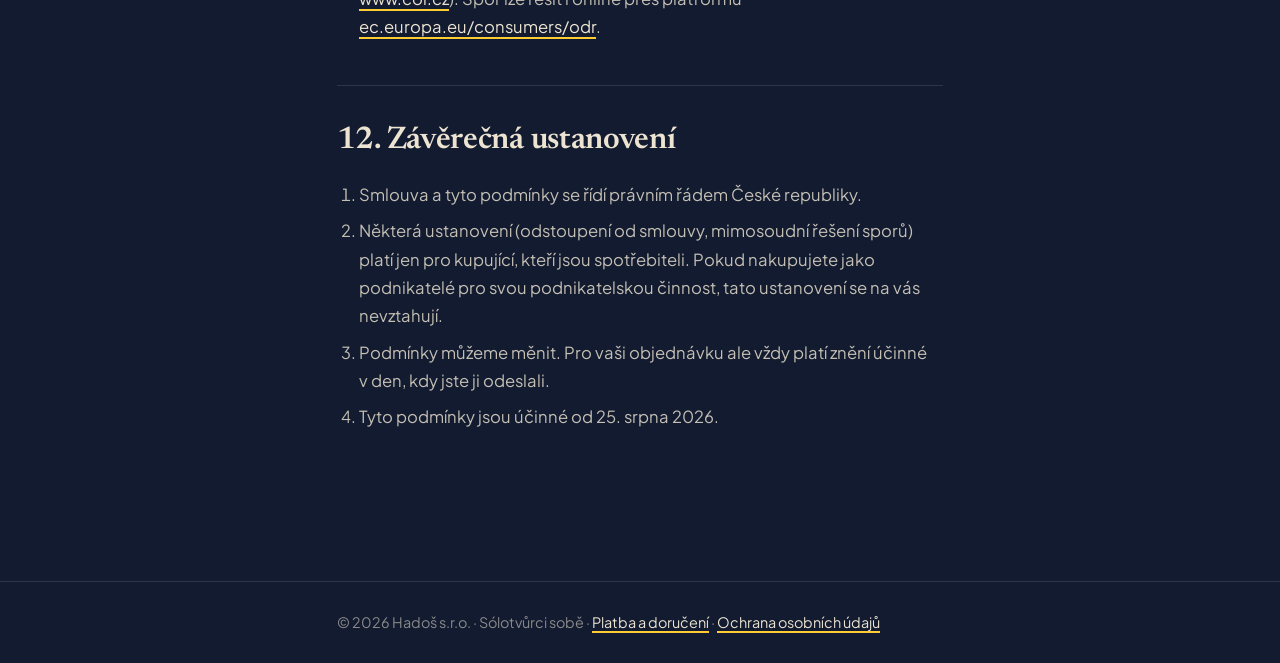
<file: vop.html>
<!DOCTYPE html>
<html lang="cs">
<head>
  <meta charset="UTF-8" />
  <meta name="viewport" content="width=device-width, initial-scale=1.0" />
  <title>Všeobecné obchodní podmínky – Hadoš s.r.o.</title>
  <meta name="description" content="Všeobecné obchodní podmínky společnosti Hadoš s.r.o. pro nákup online kurzu a webinářů." />
  <meta name="author" content="Hadoš s.r.o." />
  <meta name="theme-color" content="#121b30" />
  <link rel="icon" href="/favicon.svg" type="image/svg+xml" />
  <link rel="apple-touch-icon" href="/apple-touch-icon.png" />
  <link rel="preconnect" href="https://fonts.googleapis.com" />
  <link rel="preconnect" href="https://fonts.gstatic.com" crossorigin />
  <link href="https://fonts.googleapis.com/css2?family=Newsreader:ital,opsz,wght@0,6..72,400;0,6..72,500;0,6..72,600;1,6..72,400;1,6..72,500&family=Plus+Jakarta+Sans:wght@400;500;600;700;800&display=swap" rel="stylesheet" />
  <style>
    *, *::before, *::after { box-sizing: border-box; margin: 0; padding: 0; }
    :root {
      --ink: #16213a; --blue: #2a3a7e; --yellow: #FFCC33; --yellow-dark: #e6b800;
      --disp: 'Newsreader', Georgia, serif;
      --body: 'Plus Jakarta Sans', -apple-system, BlinkMacSystemFont, sans-serif;
    }
    :root, :root[data-theme="dark"] {
      --bg: #121b30; --bg-soft: #16203a; --nav-bg: rgba(18,27,48,0.84);
      --text: #ece3d1; --text-soft: rgba(236,227,209,.82); --text-mut: rgba(236,227,209,.55);
      --line: rgba(244,236,221,.22); --line-soft: rgba(244,236,221,.12); --shadow: rgba(0,0,0,.42);
    }
    :root[data-theme="light"] {
      --bg: #fbf4e6; --bg-soft: #f2e9d8; --nav-bg: rgba(251,244,230,0.85);
      --text: #16213a; --text-soft: #2c3a58; --text-mut: #5b6a86;
      --line: rgba(34,50,118,.30); --line-soft: rgba(34,50,118,.15); --shadow: rgba(22,33,58,.30);
    }
    html { scroll-behavior: smooth; }
    body { font-family: var(--body); line-height: 1.7; -webkit-font-smoothing: antialiased; background: var(--bg); color: var(--text); }

    nav { position: sticky; top: 0; z-index: 10; background: var(--nav-bg); backdrop-filter: blur(12px); -webkit-backdrop-filter: blur(12px); border-bottom: 1px solid var(--line-soft); }
    .nav-inner { max-width: 820px; margin: 0 auto; padding: 16px 6%; display: flex; align-items: center; justify-content: space-between; gap: 16px; }
    .nav-back { font-weight: 700; color: var(--text); text-decoration: none; font-size: .98rem; }
    .nav-back:hover { color: var(--yellow); }
    .theme-toggle {
      width: 38px; height: 38px; flex-shrink: 0;
      background: transparent; color: var(--text);
      border: 2px solid var(--text); cursor: pointer;
      display: inline-flex; align-items: center; justify-content: center;
      transition: background .15s, color .15s;
    }
    .theme-toggle:hover { background: var(--text); color: var(--bg); }
    .theme-toggle svg { width: 18px; height: 18px; }
    .theme-toggle .ic-moon { display: none; }
    :root[data-theme="light"] .theme-toggle .ic-sun  { display: none; }
    :root[data-theme="light"] .theme-toggle .ic-moon { display: block; }

    main { max-width: 760px; margin: 0 auto; padding: 56px 6% 96px; }
    h1 { font-family: var(--disp); font-weight: 600; font-size: clamp(2.1rem, 5vw, 3rem); letter-spacing: -.5px; line-height: 1.15; margin-bottom: 12px; }
    .eff { color: var(--text-mut); font-size: .95rem; margin-bottom: 8px; }
    .intro { color: var(--text-soft); font-size: 1.05rem; margin: 24px 0 8px; }
    h2 { font-family: var(--disp); font-weight: 600; font-size: clamp(1.5rem, 3.2vw, 1.95rem); letter-spacing: -.3px; margin: 44px 0 14px; padding-top: 28px; border-top: 1px solid var(--line-soft); }
    p, li { color: var(--text-soft); font-size: 1.04rem; margin-bottom: 14px; }
    strong { color: var(--text); font-weight: 700; }
    ul, ol { padding-left: 1.4em; margin-bottom: 14px; }
    li { margin-bottom: 8px; }
    a { color: var(--text); text-decoration: none; border-bottom: 2px solid var(--yellow); }
    a:hover { color: var(--yellow); }
    .addr { color: var(--text-soft); line-height: 1.8; margin-bottom: 14px; }
    .todo { background: rgba(255,204,51,.22); color: var(--text); padding: 0 .3em; border-radius: 3px; font-style: italic; box-shadow: inset 0 0 0 1px rgba(230,184,0,.5); }
    footer { border-top: 1px solid var(--line-soft); margin-top: 40px; }
    .foot-inner { max-width: 760px; margin: 0 auto; padding: 28px 6%; color: var(--text-mut); font-size: .9rem; }

    /* Tisk / PDF: čistý černobílý dokument na A4 */
    @page { size: A4; margin: 16mm 18mm; }
    @media print {
      :root, :root[data-theme="dark"], :root[data-theme="light"] {
        --bg: #fff; --bg-soft: #fff; --nav-bg: #fff;
        --text: #111; --text-soft: #222; --text-mut: #555;
        --line: #bbb; --line-soft: #dcdcdc;
      }
      nav { display: none !important; }
      body { background: #fff; font-size: 11pt; line-height: 1.5; }
      main { max-width: 100%; margin: 0; padding: 0; }
      h1 { font-size: 22pt; }
      h2 { font-size: 14pt; break-after: avoid; }
      a { border-bottom: none; }
      footer { margin-top: 24px; }
    }
  </style>
</head>
<body>
  <nav>
    <div class="nav-inner">
      <a class="nav-back" href="index.html">← Zpět na kurz</a>
      <button class="theme-toggle" id="themeToggle" type="button" aria-label="Přepnout světlý a tmavý režim" title="Přepnout režim">
        <svg class="ic-sun" viewBox="0 0 24 24" fill="none" stroke="currentColor" stroke-width="2" stroke-linecap="round"><circle cx="12" cy="12" r="4.5"/><path d="M12 1.5v3M12 19.5v3M4.2 4.2l2.1 2.1M17.7 17.7l2.1 2.1M1.5 12h3M19.5 12h3M4.2 19.8l2.1-2.1M17.7 6.3l2.1-2.1"/></svg>
        <svg class="ic-moon" viewBox="0 0 24 24" fill="none" stroke="currentColor" stroke-width="2" stroke-linecap="round" stroke-linejoin="round"><path d="M20 14.5A8 8 0 1 1 9.5 4a6.5 6.5 0 0 0 10.5 10.5z"/></svg>
      </button>
    </div>
  </nav>

  <main>
    <h1>Všeobecné obchodní podmínky</h1>
    <p class="eff">Účinné od 25. srpna 2026 · Hadoš s.r.o.</p>

    <h2>1. Kdo jsme</h2>
    <p>Tyto obchodní podmínky platí pro nákup na webových stránkách provozovaných společností:</p>
    <p class="addr"><strong>Hadoš s.r.o.</strong><br/>
      sídlo: Nad Přívozem 1681/3, Braník, 147 00 Praha 4<br/>
      IČO: 23822694<br/>
      zapsaná v&nbsp;obchodním rejstříku vedeném Městským soudem v&nbsp;Praze, oddíl C, vložka 433479<br/>
      kontaktní e-mail: <a href="mailto:info@hados.cz">info@hados.cz</a></p>
    <p>Dál v&nbsp;textu o&nbsp;sobě píšeme jako o&nbsp;„prodávajícím“ nebo „nás“. Vám, kdo si u&nbsp;nás něco kupuje, říkáme „kupující“ nebo „vy“.</p>
    <p>Podmínky popisují, jak u&nbsp;nás nákup probíhá, co od nás dostanete a&nbsp;jaká máte práva. Jsou součástí každé smlouvy, kterou spolu uzavřeme.</p>

    <h2>2. Co prodáváme</h2>
    <p>Prodáváme <strong>online vzdělávací produkty</strong> – hlavně:</p>
    <ul>
      <li><strong>přístup do online kurzu</strong> (videa, texty a&nbsp;doprovodné materiály v&nbsp;členské sekci),</li>
      <li><strong>vstup na živé webináře</strong> (online akce ve vyhlášeném termínu),</li>
      <li><strong>záznamy webinářů</strong> (video ke zhlédnutí kdykoli po nákupu).</li>
    </ul>
    <p>Nejde o&nbsp;fyzické zboží. U&nbsp;kurzu a&nbsp;u&nbsp;záznamů kupujete přístup k&nbsp;obsahu, který sledujete online po přihlášení. U&nbsp;živého webináře kupujete účast na online akci v&nbsp;konkrétním termínu.</p>
    <p>Ke <strong>kurzu</strong> se standardně přistupuje přes <strong>roční předplatné</strong>, které se po roce automaticky obnovuje. <strong>Jednorázový trvalý přístup</strong> ke kurzu nabízíme jen výjimečně (např. pro první testery) – pokud ho nabídneme, je to jednorázový nákup bez obnovování. <strong>Záznam webináře</strong> je jednorázový nákup s&nbsp;trvalým přístupem. <strong>Živý webinář</strong> je jednorázová online akce ve vyhlášeném termínu. Co přesně produkt obsahuje a&nbsp;jaký typ přístupu k&nbsp;němu patří, je vždy uvedeno u&nbsp;produktu; podrobnosti o&nbsp;trvání a&nbsp;obnově přístupu najdete v&nbsp;čl. 6.</p>

    <h2>3. Jak vzniká objednávka a&nbsp;smlouva</h2>
    <ol>
      <li>Produkt si vyberete na našem webu a&nbsp;vyplníte objednávkový formulář. Před odesláním objednávky vidíte, co kupujete a&nbsp;za kolik.</li>
      <li>Odesláním objednávky potvrzujete, že jste se seznámili s&nbsp;těmito podmínkami a&nbsp;souhlasíte s&nbsp;nimi.</li>
      <li>Objednávku vám potvrdíme e-mailem. <strong>Tím je smlouva uzavřená.</strong></li>
      <li>Smlouvu (včetně těchto podmínek) archivujeme a&nbsp;na vyžádání vám ji pošleme.</li>
      <li><strong>Nákup jako dárek.</strong> Produkt si u&nbsp;nás můžete koupit jako dárek pro někoho jiného. Po zaplacení dostanete dárkový poukaz s&nbsp;kódem; obdarovaný ho uplatní, vytvoří si vlastní účet a&nbsp;přístup pak běží jemu. U&nbsp;dárkového nákupu se doba přístupu počítá až od uplatnění poukazu.</li>
    </ol>
    <p>Smlouvu uzavíráme v&nbsp;češtině.</p>

    <h2>4. Cena a&nbsp;platba</h2>
    <ol>
      <li>Ceny jsou uvedené u&nbsp;jednotlivých produktů a&nbsp;jsou konečné. Nejsme plátci DPH, cena je konečná.</li>
      <li>Zaplatit můžete:
        <ul>
          <li>platební kartou, přes Apple Pay nebo Google Pay,</li>
          <li>rychlým bankovním převodem online přes platební bránu,</li>
          <li>běžným bankovním převodem / QR platbou na účet <strong>2603492840/2010</strong>.</li>
        </ul>
      </li>
      <li>Online platby za&nbsp;nás zajišťuje platební brána <strong>Comgate</strong>. Platbu kartou, přes Apple&nbsp;Pay nebo Google&nbsp;Pay zpracovává její poskytovatel – společnost <strong>Comgate, a.s.</strong> Platební údaje zadáváte přímo u&nbsp;něj, my se k&nbsp;číslu vaší karty nedostaneme.</li>
      <li>Po připsání platby vám vystavíme doklad a&nbsp;pošleme ho na váš e-mail.</li>
    </ol>

    <h2>5. Jak a&nbsp;kdy obsah dostanete</h2>
    <ol>
      <li>Po zaplacení vám zpřístupníme obsah v&nbsp;členské sekci a&nbsp;pošleme přihlašovací údaje na e-mail z&nbsp;objednávky. Většinou to proběhne hned, nejpozději do 24 hodin.</li>
      <li>Obsah sledujete online po přihlášení. Pro přehrávání potřebujete běžné zařízení a&nbsp;připojení k&nbsp;internetu.</li>
      <li>Přístup je vázaný na váš účet. Přihlašovací údaje jsou jen pro vás – viz čl. 9.</li>
      <li><strong>Kurz je živý.</strong> Průběžně ho doplňujeme, upravujeme i&nbsp;přetáčíme – některá videa nahradíme novějšími, něco přibude, něco zastaralého odebereme. Děláme to proto, abychom vám dodávali co nejužitečnější a&nbsp;nejaktuálnější kurz. Nekupujete si tedy zmražený stav obsahu k&nbsp;jednomu dni, ale přístup ke kurzu tak, jak se vyvíjí. Smysl a&nbsp;rozsah toho, co jste si koupili, vám přitom zachováme.</li>
      <li><strong>Živý webinář.</strong> Před akcí vám na e-mail z&nbsp;objednávky pošleme odkaz pro připojení. Po skončení webináře vám zpřístupníme jeho <strong>záznam – máte ho v&nbsp;ceně vstupu</strong>.</li>
    </ol>

    <h2>6. Trvání přístupu a&nbsp;obnova předplatného</h2>
    <p><strong>Záznam webináře</strong> a&nbsp;<strong>jednorázový trvalý přístup ke kurzu</strong> (ten nabízíme jen výjimečně – viz čl. 2) jsou jednorázový nákup. Přístup vám zůstává trvale – po dobu, po kterou daný obsah provozujeme. Není to záruka „navěky“: kdybychom provoz kurzu nebo webinářů někdy ukončili, dáme vám to s&nbsp;rozumným předstihem vědět.</p>
    <p><strong>Živý webinář</strong> proběhne v&nbsp;jednom vyhlášeném termínu. Záznam, který k&nbsp;němu v&nbsp;ceně dostanete, vám pak zůstává trvale stejně jako ostatní záznamy.</p>
    <p><strong>Roční přístup ke kurzu funguje jako předplatné:</strong></p>
    <ol>
      <li>Platí 12 měsíců od zpřístupnění kurzu.</li>
      <li><strong>Po roce se automaticky obnovuje</strong> o&nbsp;dalších 12 měsíců a&nbsp;automaticky se strhne platba za další období – pokud ho do konce probíhajícího období nevypovíte. S&nbsp;automatickým obnovením a&nbsp;opakovanou platbou souhlasíte při objednávce.</li>
      <li><strong>Před každým obnovením vás včas upozorníme</strong> e-mailem – připomeneme datum obnovení, cenu na další období a&nbsp;jak předplatné ukončit.</li>
      <li><strong>Vypovědět předplatné můžete kdykoli</strong> a&nbsp;bez udání důvodu – e-mailem na info@hados.cz nebo ve svém účtu. Výpověď znamená, že se předplatné už neobnoví; přístup vám doběhne do konce období, které máte zaplacené.</li>
      <li>Cena dalšího období může být jiná než cena prvního (kurz roste, ceny se mohou měnit). Případnou změnu ceny vám oznámíme v&nbsp;upozornění před obnovením – pokud vám nevyhovuje, stačí předplatné nenechat obnovit.</li>
      <li><strong>Když se platba při obnovení nezdaří</strong> – třeba protože platební kartě mezitím skončila platnost – nepřijdete o&nbsp;přístup ze dne na den. Dáme vám e-mailem vědět a&nbsp;po dobu ochranné lhůty necháme přístup běžet, abyste platbu stihli doplnit nebo aktualizovat kartu. Teprve pak přístup <strong>pozastavíme</strong> – nemažeme ho, takže jakmile platbu doženete, prostě pokračujete. Aktuální platební údaje si hlídáte vy, my se vám ale včas připomeneme.</li>
    </ol>

    <h2>7. Odstoupení od smlouvy a&nbsp;garance vrácení peněz</h2>
    <p><strong>Zákonné právo (platí pro spotřebitele).</strong> Jako spotřebitel máte ze zákona právo odstoupit od smlouvy uzavřené přes internet do 14 dnů bez udání důvodu.</p>
    <p>U digitálního obsahu ale platí výjimka: pokud vám obsah zpřístupníme hned a&nbsp;vy s&nbsp;tím při objednávce výslovně souhlasíte a&nbsp;berete na vědomí, že tím zákonné právo na odstoupení zaniká, <strong>toto právo vám po zpřístupnění obsahu zaniká.</strong> Tenhle souhlas si od vás vyžádáme v&nbsp;objednávce.</p>
    <p><strong>Naše garance navíc.</strong> I&nbsp;tak vám ale dáváme <strong>14denní garanci vrácení peněz</strong> – když do 14 dnů od nákupu zjistíte, že to pro vás není, napište nám na info@hados.cz a&nbsp;peníze vám vrátíme. Nemusíte nic zdůvodňovat. Aby garance dávala smysl oběma stranám, platí jen do chvíle, než se do obsahu pustíte naplno:</p>
    <ul>
      <li><strong>u kurzu</strong> – dokud jste prošli jen malou část, nanejvýš tři lekce,</li>
      <li><strong>u záznamu webináře</strong> – dokud jste ho nezačali přehrávat.</li>
    </ul>
    <p>Peníze pak posíláme zpět stejným způsobem, jakým jste platili, nejpozději do 14 dnů od vaší žádosti.</p>
    <p>Tahle garance i&nbsp;výjimka výše se týkají <strong>kurzu a&nbsp;záznamů</strong>. U&nbsp;vstupu na živý webinář platí pravidla níže.</p>
    <p><strong>Živý webinář.</strong> U&nbsp;vstupu na živý webinář platí:</p>
    <ul>
      <li><strong>Před konáním webináře</strong> můžete od nákupu odstoupit – vrátíme vám peníze.</li>
      <li><strong>Po konání už vstup vrátit nelze.</strong> Webinář proběhl a&nbsp;vy jste ke vstupu dostali i&nbsp;jeho záznam. Platí to i&nbsp;tehdy, když se nepřipojíte – záznam máte v&nbsp;ceně, o&nbsp;obsah tedy nepřijdete.</li>
      <li><strong>Když webinář zrušíme nebo přesuneme my</strong>, nabídneme vám náhradní termín. Pokud vám nevyhovuje, vrátíme vám peníze.</li>
    </ul>

    <h2>8. Když něco nefunguje (reklamace)</h2>
    <ol>
      <li>Pokud obsah neodpovídá tomu, co jsme slíbili, nebo se k&nbsp;němu nemůžete dostat, napište nám na info@hados.cz. Popište, co se děje – klidně přidejte i&nbsp;screenshot.</li>
      <li>Ozveme se vám co nejdřív a&nbsp;domluvíme nápravu – typicky obnovení přístupu, oprava obsahu, nebo vrácení peněz.</li>
      <li>Práva z&nbsp;vadného plnění se řídí občanským zákoníkem.</li>
    </ol>

    <h2>9. Jak se obsah smí používat</h2>
    <ol>
      <li>Obsah (videa, texty, materiály) je chráněný autorským právem. Autory jsme my, případně lidé, se kterými spolupracujeme.</li>
      <li>Koupí získáváte přístup k&nbsp;obsahu <strong>pro vlastní potřebu.</strong> Smíte se z&nbsp;něj učit a&nbsp;používat ho pro svou práci i&nbsp;projekty.</li>
      <li>Nesmíte: sdílet přihlašovací údaje, stahovat a&nbsp;dál šířit videa, přeprodávat obsah, zveřejňovat ho nebo ho vydávat za svůj.</li>
      <li>Při porušení těchto pravidel vám můžeme přístup ukončit bez náhrady.</li>
    </ol>

    <h2>10. Osobní údaje</h2>
    <p>Vaše osobní údaje (jméno, e-mail, fakturační údaje) zpracováváme jen kvůli vyřízení objednávky, zpřístupnění obsahu a&nbsp;zákonným povinnostem. Řídíme se platnými předpisy o&nbsp;ochraně osobních údajů (GDPR).</p>
    <p>Podrobnosti – co, proč a&nbsp;jak dlouho zpracováváme a&nbsp;jaká máte práva – najdete v&nbsp;samostatných <a href="zasady-osobnich-udaju.html">Zásadách zpracování osobních údajů</a>.</p>

    <h2>11. Když se neshodneme</h2>
    <ol>
      <li>Když budete s&nbsp;čímkoli nespokojení, ozvěte se nám – většinu věcí vyřešíme po e-mailu.</li>
      <li>Jako spotřebitelé máte právo na <strong>mimosoudní řešení sporu.</strong> Tím je pověřená Česká obchodní inspekce (Štěpánská 567/15, 120 00 Praha 2, <a href="https://www.coi.cz" target="_blank" rel="noopener">www.coi.cz</a>). Spor lze řešit i&nbsp;online přes platformu <a href="https://ec.europa.eu/consumers/odr" target="_blank" rel="noopener">ec.europa.eu/consumers/odr</a>.</li>
    </ol>

    <h2>12. Závěrečná ustanovení</h2>
    <ol>
      <li>Smlouva a&nbsp;tyto podmínky se řídí právním řádem České republiky.</li>
      <li>Některá ustanovení (odstoupení od smlouvy, mimosoudní řešení sporů) platí jen pro kupující, kteří jsou spotřebiteli. Pokud nakupujete jako podnikatelé pro svou podnikatelskou činnost, tato ustanovení se na vás nevztahují.</li>
      <li>Podmínky můžeme měnit. Pro vaši objednávku ale vždy platí znění účinné v&nbsp;den, kdy jste ji odeslali.</li>
      <li>Tyto podmínky jsou účinné od 25. srpna 2026.</li>
    </ol>
  </main>

  <footer>
    <div class="foot-inner">© 2026 Hadoš s.r.o. · Sólotvůrci sobě · <a href="platba.html">Platba a&nbsp;doručení</a> · <a href="zasady-osobnich-udaju.html">Ochrana osobních údajů</a></div>
  </footer>

  <script>
    (function () {
      var root = document.documentElement;
      var saved = null;
      try { saved = localStorage.getItem('theme'); } catch (e) {}
      if (saved === 'light' || saved === 'dark') { root.setAttribute('data-theme', saved); }
      document.addEventListener('click', function (e) {
        if (!e.target.closest('#themeToggle')) return;
        var next = root.getAttribute('data-theme') === 'light' ? 'dark' : 'light';
        root.setAttribute('data-theme', next);
        try { localStorage.setItem('theme', next); } catch (e) {}
      });
    })();
  </script>
</body>
</html>
</file>
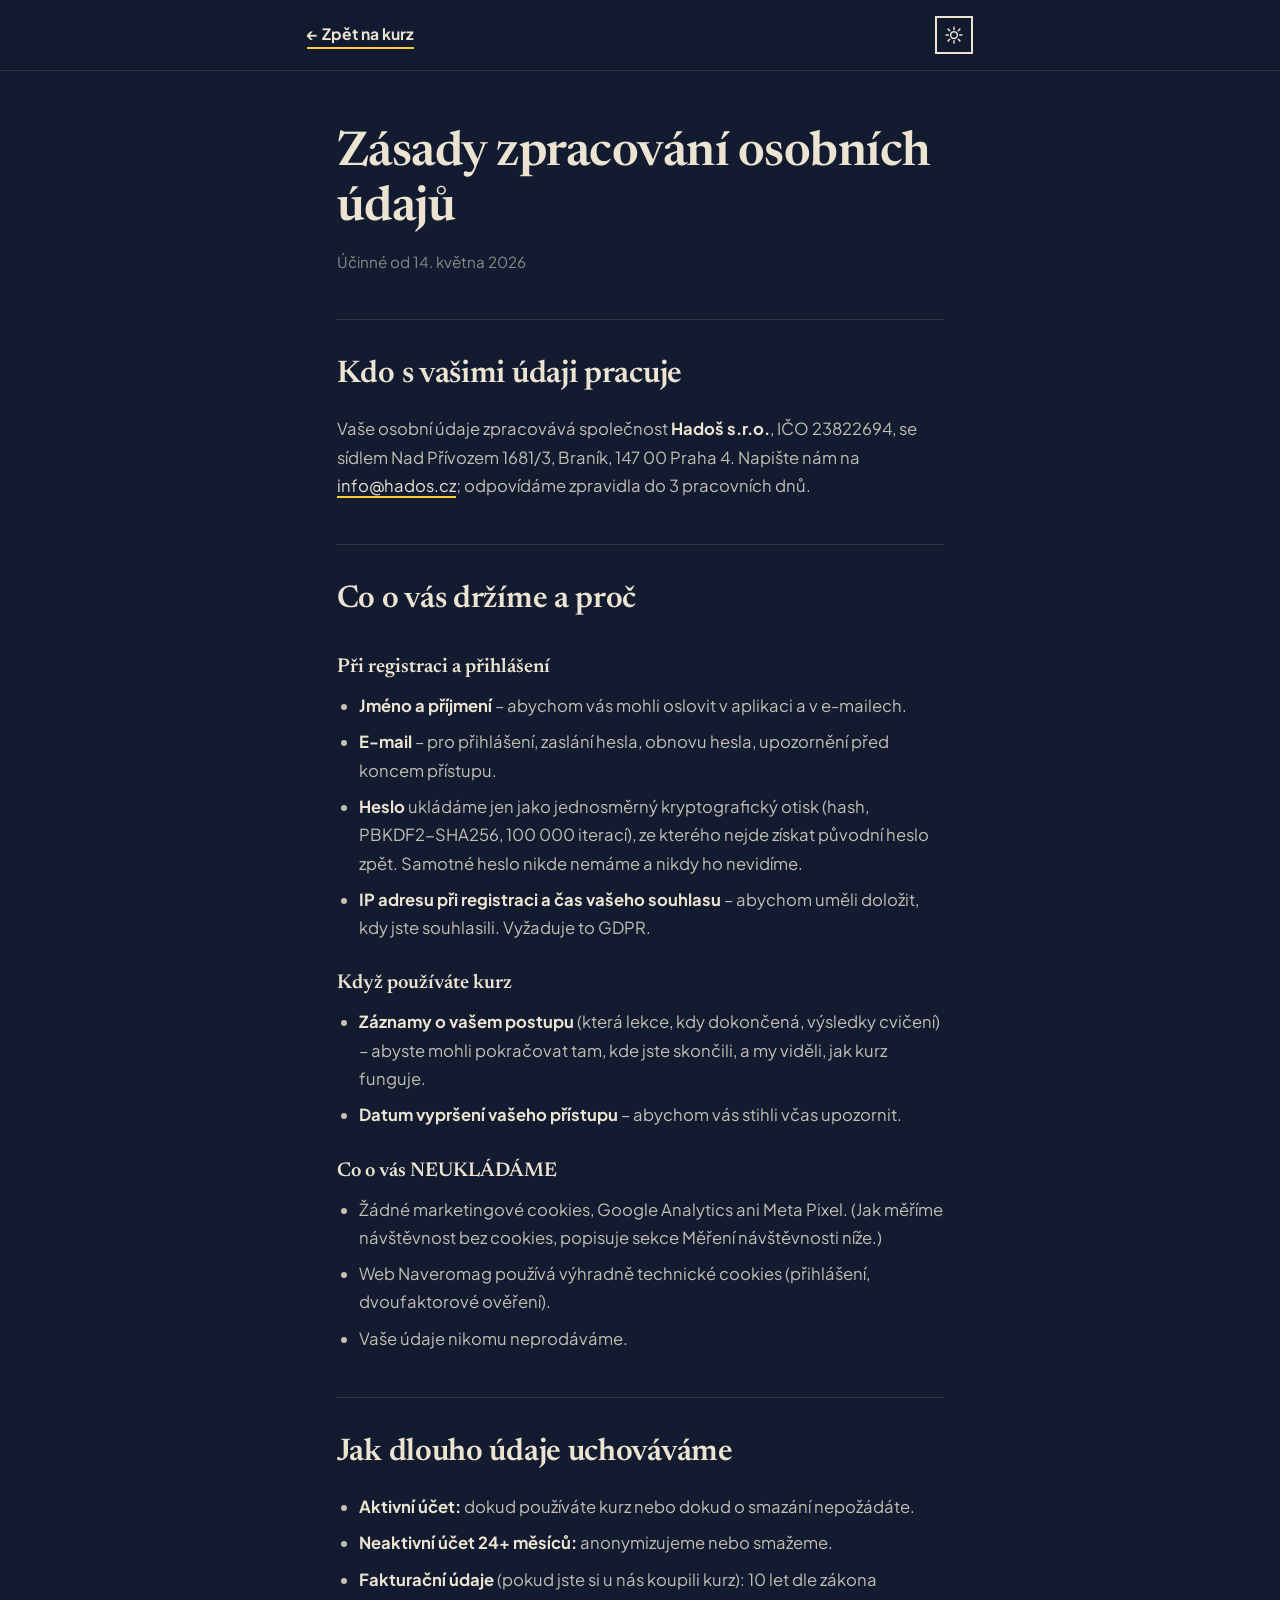
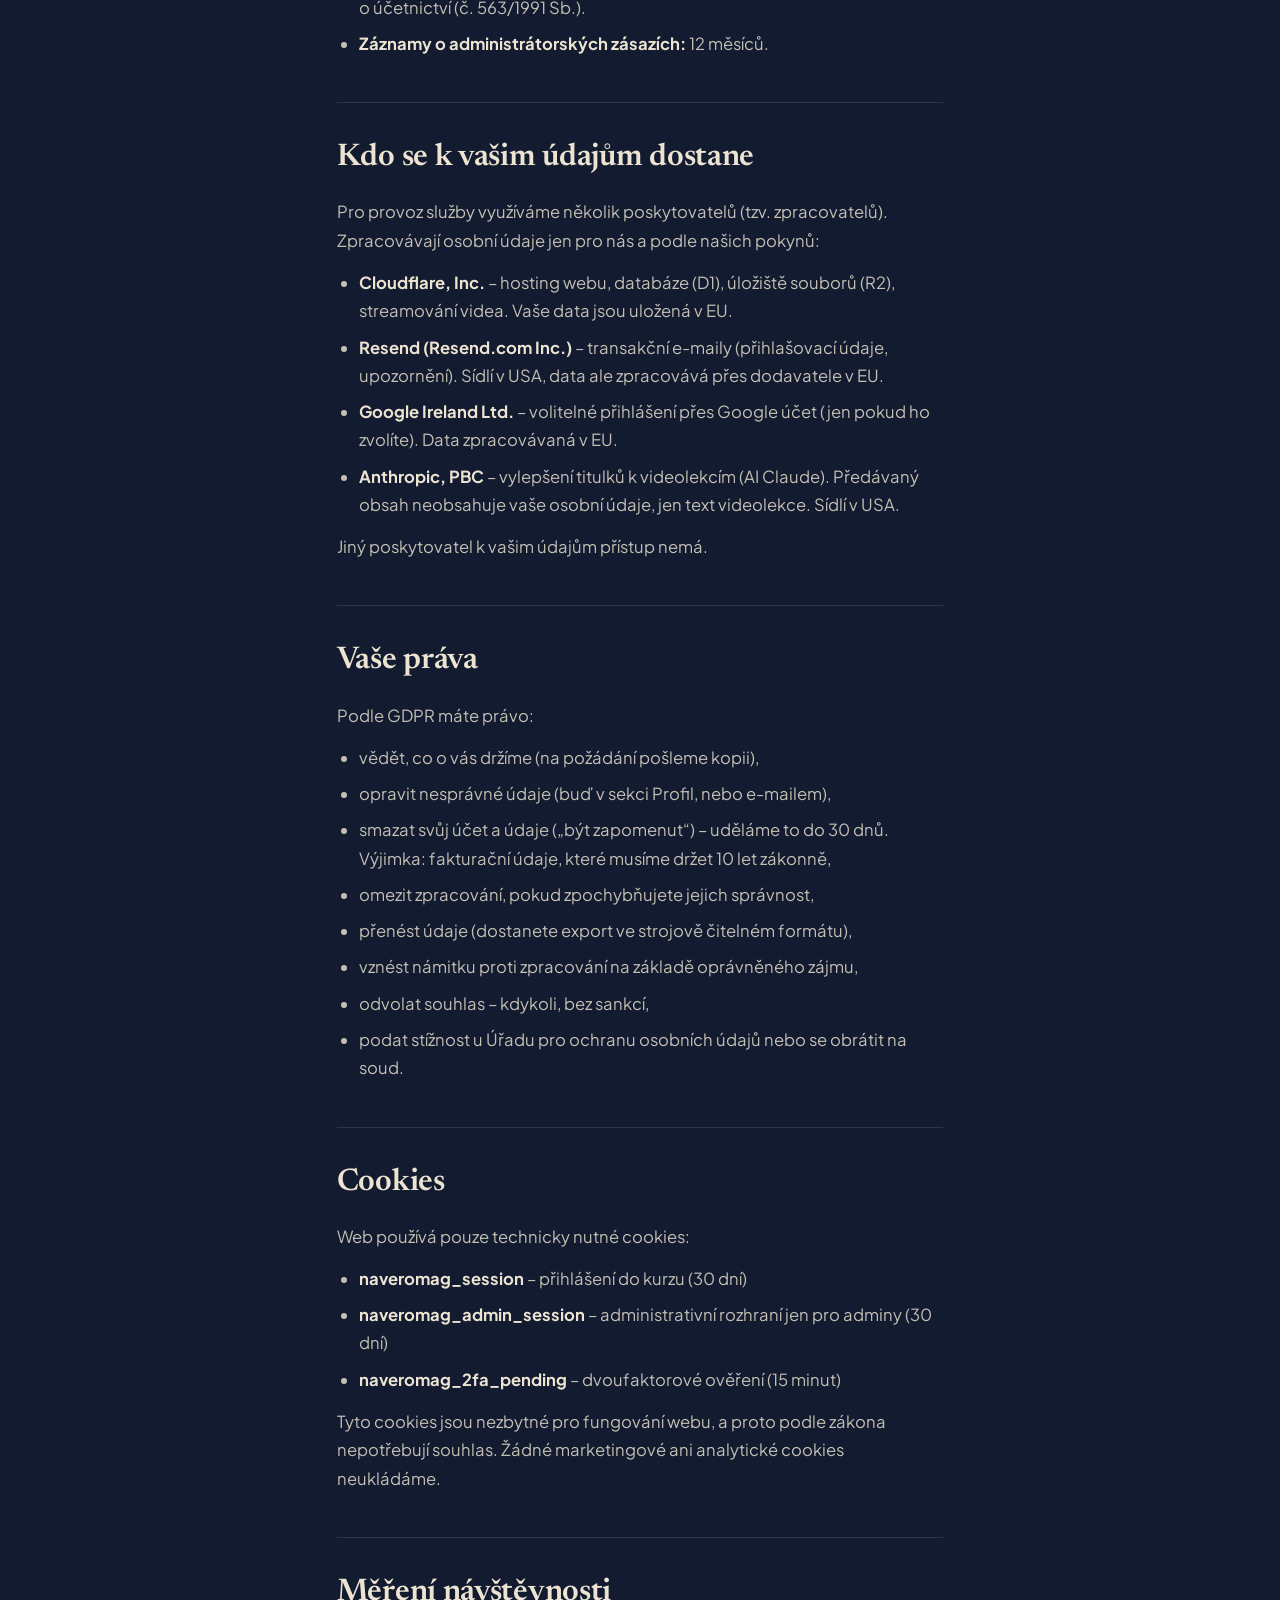
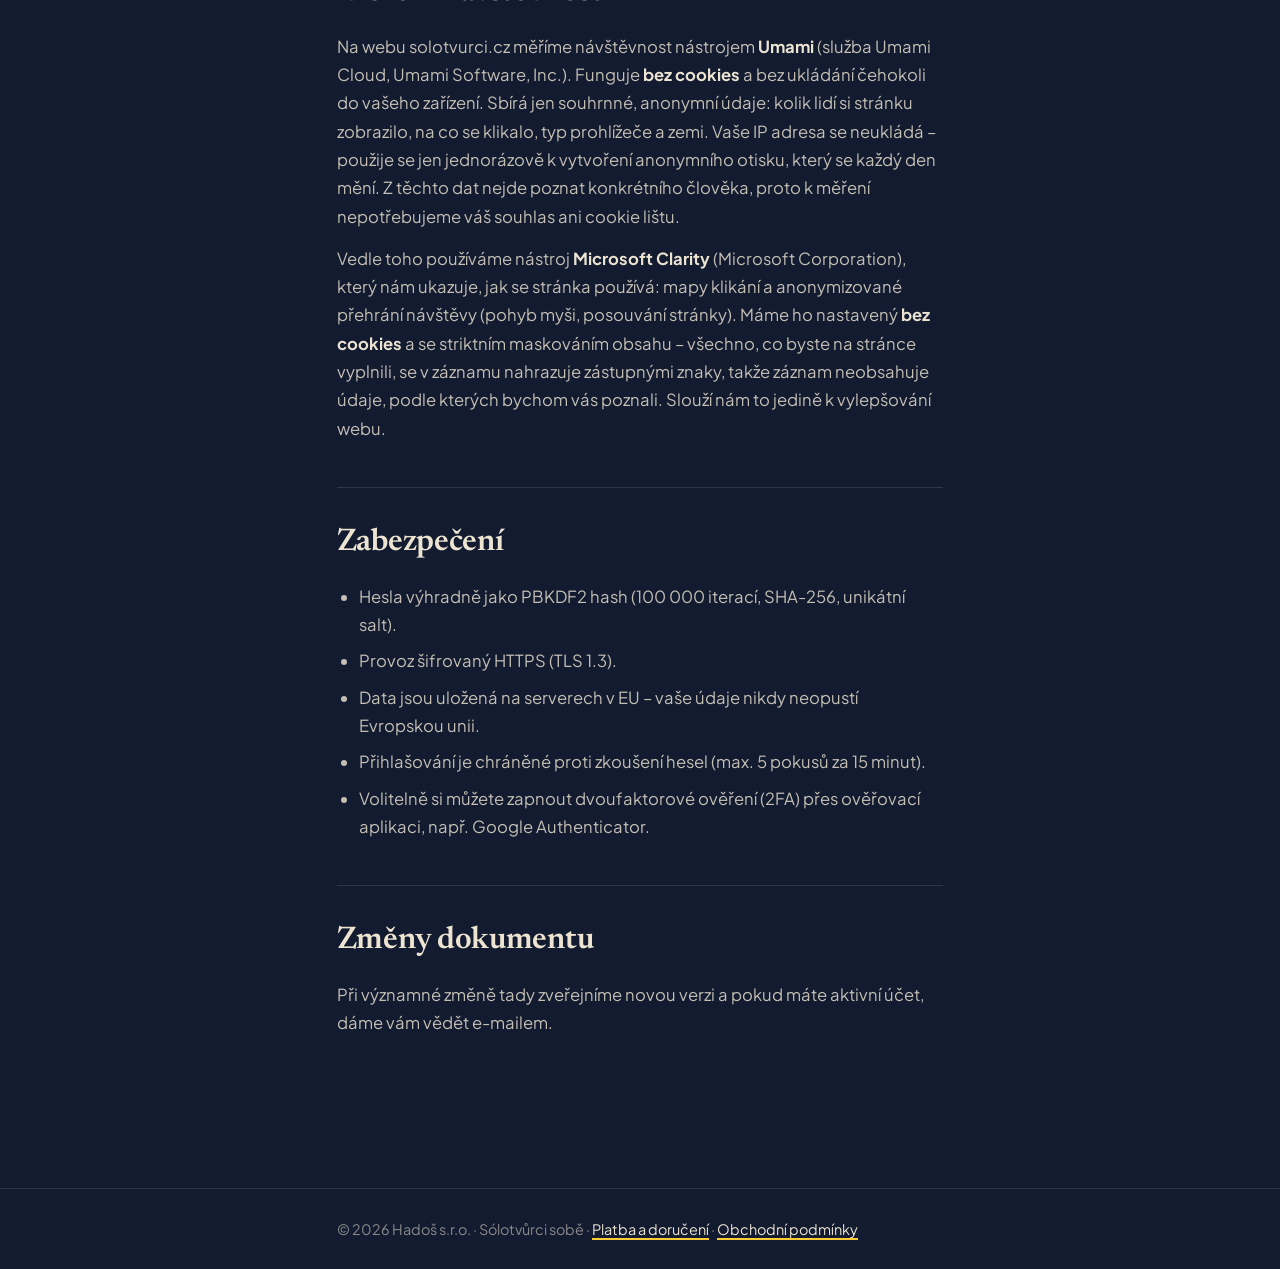
<file: zasady-osobnich-udaju.html>
<!DOCTYPE html>
<html lang="cs">
<head>
  <meta charset="UTF-8" />
  <meta name="viewport" content="width=device-width, initial-scale=1.0" />
  <title>Zásady zpracování osobních údajů – AI pro sólotvůrce</title>
  <meta name="description" content="Zásady zpracování osobních údajů ke kurzu AI pro sólotvůrce." />
  <meta name="author" content="Hadoš s.r.o." />
  <meta name="theme-color" content="#121b30" />
  <link rel="icon" href="/favicon.svg" type="image/svg+xml" />
  <link rel="apple-touch-icon" href="/apple-touch-icon.png" />
  <link rel="preconnect" href="https://fonts.googleapis.com" />
  <link rel="preconnect" href="https://fonts.gstatic.com" crossorigin />
  <link href="https://fonts.googleapis.com/css2?family=Newsreader:ital,opsz,wght@0,6..72,400;0,6..72,500;0,6..72,600;1,6..72,400;1,6..72,500&family=Plus+Jakarta+Sans:wght@400;500;600;700;800&display=swap" rel="stylesheet" />
  <style>
    *, *::before, *::after { box-sizing: border-box; margin: 0; padding: 0; }
    :root {
      --ink: #16213a; --blue: #2a3a7e; --yellow: #FFCC33; --yellow-dark: #e6b800;
      --disp: 'Newsreader', Georgia, serif;
      --body: 'Plus Jakarta Sans', -apple-system, BlinkMacSystemFont, sans-serif;
    }
    :root, :root[data-theme="dark"] {
      --bg: #121b30; --bg-soft: #16203a; --nav-bg: rgba(18,27,48,0.84);
      --text: #ece3d1; --text-soft: rgba(236,227,209,.82); --text-mut: rgba(236,227,209,.55);
      --line: rgba(244,236,221,.22); --line-soft: rgba(244,236,221,.12); --shadow: rgba(0,0,0,.42);
    }
    :root[data-theme="light"] {
      --bg: #fbf4e6; --bg-soft: #f2e9d8; --nav-bg: rgba(251,244,230,0.85);
      --text: #16213a; --text-soft: #2c3a58; --text-mut: #5b6a86;
      --line: rgba(34,50,118,.30); --line-soft: rgba(34,50,118,.15); --shadow: rgba(22,33,58,.30);
    }
    html { scroll-behavior: smooth; }
    body { font-family: var(--body); line-height: 1.7; -webkit-font-smoothing: antialiased; background: var(--bg); color: var(--text); }

    nav { position: sticky; top: 0; z-index: 10; background: var(--nav-bg); backdrop-filter: blur(12px); -webkit-backdrop-filter: blur(12px); border-bottom: 1px solid var(--line-soft); }
    .nav-inner { max-width: 820px; margin: 0 auto; padding: 16px 6%; display: flex; align-items: center; justify-content: space-between; gap: 16px; }
    .nav-back { font-weight: 700; color: var(--text); text-decoration: none; font-size: .98rem; }
    .nav-back:hover { color: var(--yellow); }
    .theme-toggle {
      width: 38px; height: 38px; flex-shrink: 0;
      background: transparent; color: var(--text);
      border: 2px solid var(--text); cursor: pointer;
      display: inline-flex; align-items: center; justify-content: center;
      transition: background .15s, color .15s;
    }
    .theme-toggle:hover { background: var(--text); color: var(--bg); }
    .theme-toggle svg { width: 18px; height: 18px; }
    .theme-toggle .ic-moon { display: none; }
    :root[data-theme="light"] .theme-toggle .ic-sun  { display: none; }
    :root[data-theme="light"] .theme-toggle .ic-moon { display: block; }

    main { max-width: 760px; margin: 0 auto; padding: 56px 6% 96px; }
    h1 { font-family: var(--disp); font-weight: 600; font-size: clamp(2.1rem, 5vw, 3rem); letter-spacing: -.5px; line-height: 1.15; margin-bottom: 12px; }
    .eff { color: var(--text-mut); font-size: .95rem; margin-bottom: 8px; }
    h2 { font-family: var(--disp); font-weight: 600; font-size: clamp(1.5rem, 3.2vw, 1.95rem); letter-spacing: -.3px; margin: 44px 0 14px; padding-top: 28px; border-top: 1px solid var(--line-soft); }
    h3 { font-family: var(--disp); font-weight: 600; font-size: 1.25rem; margin: 24px 0 8px; color: var(--text); }
    p, li { color: var(--text-soft); font-size: 1.04rem; margin-bottom: 14px; }
    strong { color: var(--text); font-weight: 700; }
    ul, ol { padding-left: 1.4em; margin-bottom: 14px; }
    li { margin-bottom: 8px; }
    a { color: var(--text); text-decoration: none; border-bottom: 2px solid var(--yellow); }
    a:hover { color: var(--yellow); }
    .addr { color: var(--text-soft); line-height: 1.8; margin-bottom: 14px; }
    footer { border-top: 1px solid var(--line-soft); margin-top: 40px; }
    .foot-inner { max-width: 760px; margin: 0 auto; padding: 28px 6%; color: var(--text-mut); font-size: .9rem; }
  </style>
</head>
<body>
  <nav>
    <div class="nav-inner">
      <a class="nav-back" href="index.html">← Zpět na kurz</a>
      <button class="theme-toggle" id="themeToggle" type="button" aria-label="Přepnout světlý a tmavý režim" title="Přepnout režim">
        <svg class="ic-sun" viewBox="0 0 24 24" fill="none" stroke="currentColor" stroke-width="2" stroke-linecap="round"><circle cx="12" cy="12" r="4.5"/><path d="M12 1.5v3M12 19.5v3M4.2 4.2l2.1 2.1M17.7 17.7l2.1 2.1M1.5 12h3M19.5 12h3M4.2 19.8l2.1-2.1M17.7 6.3l2.1-2.1"/></svg>
        <svg class="ic-moon" viewBox="0 0 24 24" fill="none" stroke="currentColor" stroke-width="2" stroke-linecap="round" stroke-linejoin="round"><path d="M20 14.5A8 8 0 1 1 9.5 4a6.5 6.5 0 0 0 10.5 10.5z"/></svg>
      </button>
    </div>
  </nav>

  <main>
    <h1>Zásady zpracování osobních údajů</h1>
    <p class="eff">Účinné od 14. května 2026</p>

    <h2>Kdo s&nbsp;vašimi údaji pracuje</h2>
    <p>Vaše osobní údaje zpracovává společnost <strong>Hadoš s.r.o.</strong>, IČO 23822694, se sídlem Nad Přívozem 1681/3, Braník, 147 00 Praha 4. Napište nám na <a href="mailto:info@hados.cz">info@hados.cz</a>; odpovídáme zpravidla do 3 pracovních dnů.</p>

    <h2>Co o&nbsp;vás držíme a&nbsp;proč</h2>

    <h3>Při registraci a&nbsp;přihlášení</h3>
    <ul>
      <li><strong>Jméno a&nbsp;příjmení</strong> – abychom vás mohli oslovit v&nbsp;aplikaci a&nbsp;v&nbsp;e-mailech.</li>
      <li><strong>E-mail</strong> – pro přihlášení, zaslání hesla, obnovu hesla, upozornění před koncem přístupu.</li>
      <li><strong>Heslo</strong> ukládáme jen jako jednosměrný kryptografický otisk (hash, PBKDF2-SHA256, 100 000 iterací), ze kterého nejde získat původní heslo zpět. Samotné heslo nikde nemáme a&nbsp;nikdy ho nevidíme.</li>
      <li><strong>IP adresu při registraci a&nbsp;čas vašeho souhlasu</strong> – abychom uměli doložit, kdy jste souhlasili. Vyžaduje to GDPR.</li>
    </ul>

    <h3>Když používáte kurz</h3>
    <ul>
      <li><strong>Záznamy o&nbsp;vašem postupu</strong> (která lekce, kdy dokončená, výsledky cvičení) – abyste mohli pokračovat tam, kde jste skončili, a&nbsp;my viděli, jak kurz funguje.</li>
      <li><strong>Datum vypršení vašeho přístupu</strong> – abychom vás stihli včas upozornit.</li>
    </ul>

    <h3>Co o&nbsp;vás NEUKLÁDÁME</h3>
    <ul>
      <li>Žádné marketingové cookies, Google Analytics ani Meta Pixel. (Jak měříme návštěvnost bez cookies, popisuje sekce Měření návštěvnosti níže.)</li>
      <li>Web Naveromag používá výhradně technické cookies (přihlášení, dvoufaktorové ověření).</li>
      <li>Vaše údaje nikomu neprodáváme.</li>
    </ul>

    <h2>Jak dlouho údaje uchováváme</h2>
    <ul>
      <li><strong>Aktivní účet:</strong> dokud používáte kurz nebo dokud o&nbsp;smazání nepožádáte.</li>
      <li><strong>Neaktivní účet 24+ měsíců:</strong> anonymizujeme nebo smažeme.</li>
      <li><strong>Fakturační údaje</strong> (pokud jste si u&nbsp;nás koupili kurz): 10 let dle zákona o&nbsp;účetnictví (č. 563/1991 Sb.).</li>
      <li><strong>Záznamy o&nbsp;administrátorských zásazích:</strong> 12 měsíců.</li>
    </ul>

    <h2>Kdo se k&nbsp;vašim údajům dostane</h2>
    <p>Pro provoz služby využíváme několik poskytovatelů (tzv. zpracovatelů). Zpracovávají osobní údaje jen pro nás a&nbsp;podle našich pokynů:</p>
    <ul>
      <li><strong>Cloudflare, Inc.</strong> – hosting webu, databáze (D1), úložiště souborů (R2), streamování videa. Vaše data jsou uložená v&nbsp;EU.</li>
      <li><strong>Resend (Resend.com Inc.)</strong> – transakční e-maily (přihlašovací údaje, upozornění). Sídlí v&nbsp;USA, data ale zpracovává přes dodavatele v&nbsp;EU.</li>
      <li><strong>Google Ireland Ltd.</strong> – volitelné přihlášení přes Google účet (jen pokud ho zvolíte). Data zpracovávaná v&nbsp;EU.</li>
      <li><strong>Anthropic, PBC</strong> – vylepšení titulků k&nbsp;videolekcím (AI Claude). Předávaný obsah neobsahuje vaše osobní údaje, jen text videolekce. Sídlí v&nbsp;USA.</li>
    </ul>
    <p>Jiný poskytovatel k&nbsp;vašim údajům přístup nemá.</p>

    <h2>Vaše práva</h2>
    <p>Podle GDPR máte právo:</p>
    <ul>
      <li>vědět, co o&nbsp;vás držíme (na požádání pošleme kopii),</li>
      <li>opravit nesprávné údaje (buď v&nbsp;sekci Profil, nebo e-mailem),</li>
      <li>smazat svůj účet a&nbsp;údaje („být zapomenut&#8220;) – uděláme to do 30 dnů. Výjimka: fakturační údaje, které musíme držet 10 let zákonně,</li>
      <li>omezit zpracování, pokud zpochybňujete jejich správnost,</li>
      <li>přenést údaje (dostanete export ve strojově čitelném formátu),</li>
      <li>vznést námitku proti zpracování na základě oprávněného zájmu,</li>
      <li>odvolat souhlas – kdykoli, bez sankcí,</li>
      <li>podat stížnost u&nbsp;Úřadu pro ochranu osobních údajů nebo se obrátit na soud.</li>
    </ul>

    <h2>Cookies</h2>
    <p>Web používá pouze technicky nutné cookies:</p>
    <ul>
      <li><strong>naveromag_session</strong> – přihlášení do kurzu (30 dní)</li>
      <li><strong>naveromag_admin_session</strong> – administrativní rozhraní jen pro adminy (30 dní)</li>
      <li><strong>naveromag_2fa_pending</strong> – dvoufaktorové ověření (15 minut)</li>
    </ul>
    <p>Tyto cookies jsou nezbytné pro fungování webu, a&nbsp;proto podle zákona nepotřebují souhlas. Žádné marketingové ani analytické cookies neukládáme.</p>

    <h2>Měření návštěvnosti</h2>
    <p>Na webu solotvurci.cz měříme návštěvnost nástrojem <strong>Umami</strong> (služba Umami Cloud, Umami Software, Inc.). Funguje <strong>bez cookies</strong> a&nbsp;bez ukládání čehokoli do vašeho zařízení. Sbírá jen souhrnné, anonymní údaje: kolik lidí si stránku zobrazilo, na&nbsp;co se klikalo, typ prohlížeče a&nbsp;zemi. Vaše IP adresa se neukládá&nbsp;– použije se jen jednorázově k&nbsp;vytvoření anonymního otisku, který se každý den mění. Z&nbsp;těchto dat nejde poznat konkrétního člověka, proto k&nbsp;měření nepotřebujeme váš souhlas ani cookie lištu.</p>
    <p>Vedle toho používáme nástroj <strong>Microsoft Clarity</strong> (Microsoft Corporation), který nám ukazuje, jak se stránka používá: mapy klikání a&nbsp;anonymizované přehrání návštěvy (pohyb myši, posouvání stránky). Máme ho nastavený <strong>bez cookies</strong> a&nbsp;se&nbsp;striktním maskováním obsahu&nbsp;– všechno, co byste na stránce vyplnili, se v&nbsp;záznamu nahrazuje zástupnými znaky, takže záznam neobsahuje údaje, podle kterých bychom vás poznali. Slouží nám to jedině k&nbsp;vylepšování webu.</p>

    <h2>Zabezpečení</h2>
    <ul>
      <li>Hesla výhradně jako PBKDF2 hash (100 000 iterací, SHA-256, unikátní salt).</li>
      <li>Provoz šifrovaný HTTPS (TLS 1.3).</li>
      <li>Data jsou uložená na serverech v&nbsp;EU – vaše údaje nikdy neopustí Evropskou unii.</li>
      <li>Přihlašování je chráněné proti zkoušení hesel (max. 5 pokusů za 15 minut).</li>
      <li>Volitelně si můžete zapnout dvoufaktorové ověření (2FA) přes ověřovací aplikaci, např. Google Authenticator.</li>
    </ul>

    <h2>Změny dokumentu</h2>
    <p>Při významné změně tady zveřejníme novou verzi a&nbsp;pokud máte aktivní účet, dáme vám vědět e-mailem.</p>
  </main>

  <footer>
    <div class="foot-inner">© 2026 Hadoš s.r.o. · Sólotvůrci sobě · <a href="platba.html">Platba a&nbsp;doručení</a> · <a href="vop.html">Obchodní podmínky</a></div>
  </footer>

  <script>
    (function () {
      var root = document.documentElement;
      var saved = null;
      try { saved = localStorage.getItem('theme'); } catch (e) {}
      if (saved === 'light' || saved === 'dark') { root.setAttribute('data-theme', saved); }
      document.addEventListener('click', function (e) {
        if (!e.target.closest('#themeToggle')) return;
        var next = root.getAttribute('data-theme') === 'light' ? 'dark' : 'light';
        root.setAttribute('data-theme', next);
        try { localStorage.setItem('theme', next); } catch (e) {}
      });
    })();
  </script>
</body>
</html>
</file>
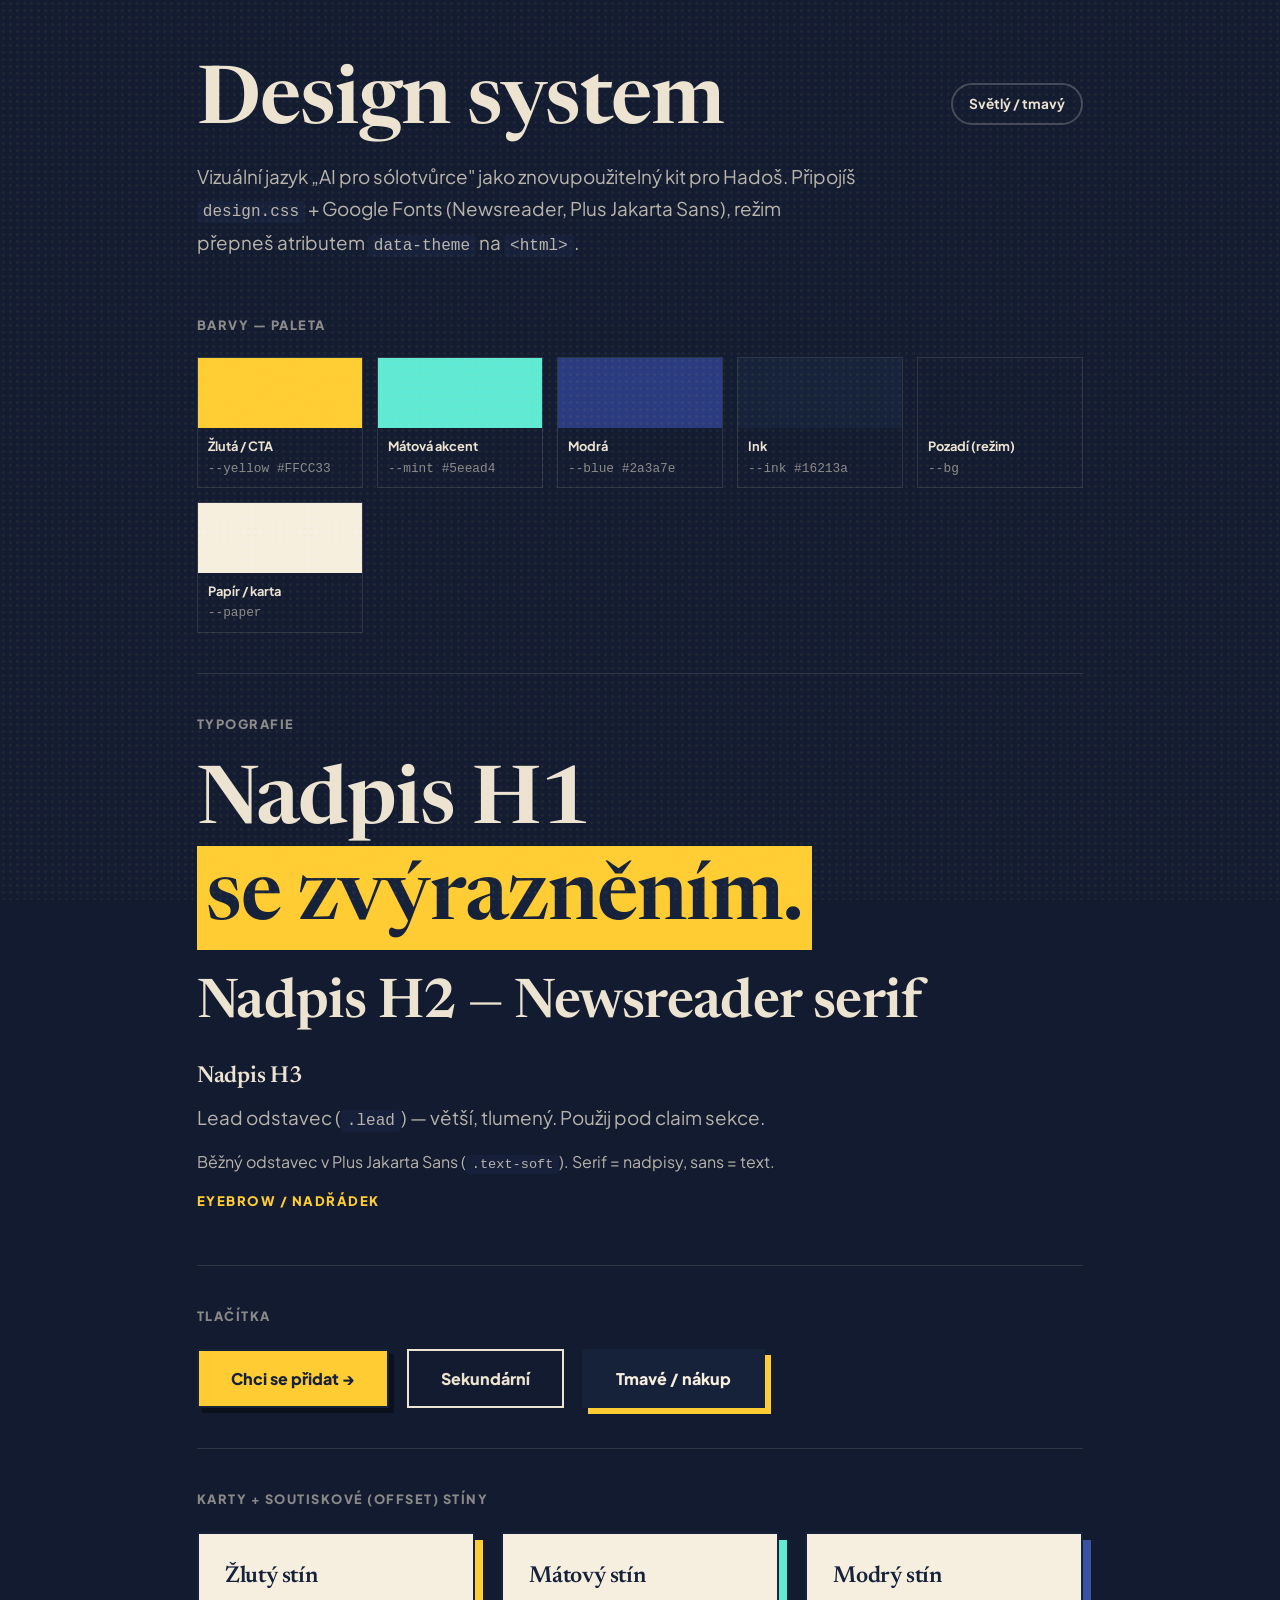
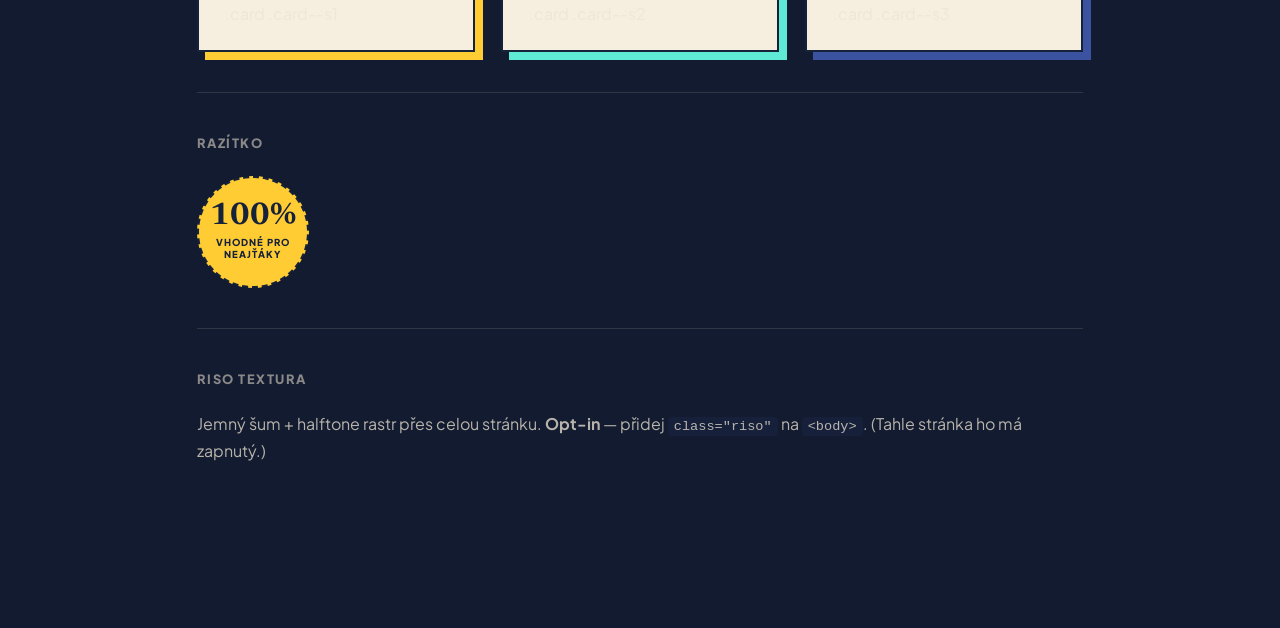
<file: design-kit/styleguide.html>
<!DOCTYPE html>
<html lang="cs" data-theme="dark">
<head>
  <meta charset="UTF-8" />
  <meta name="viewport" content="width=device-width, initial-scale=1.0" />
  <meta name="robots" content="noindex, nofollow" />
  <title>Hadoš — Design system / styleguide</title>
  <link rel="preconnect" href="https://fonts.googleapis.com" />
  <link rel="preconnect" href="https://fonts.gstatic.com" crossorigin />
  <link href="https://fonts.googleapis.com/css2?family=Newsreader:ital,opsz,wght@0,6..72,400;0,6..72,500;0,6..72,600;1,6..72,400;1,6..72,500&family=Plus+Jakarta+Sans:wght@400;500;600;700;800&display=swap" rel="stylesheet" />
  <link rel="stylesheet" href="design.css" />
  <style>
    /* jen pro layout tohoto styleguide (není součást design systému) */
    .wrap { max-width: 1040px; margin: 0 auto; padding: 56px 6% 120px; }
    .sg-head { display: flex; align-items: center; justify-content: space-between; gap: 16px; margin-bottom: 8px; }
    section { padding: 40px 0; border-top: 1px solid var(--line-soft); }
    section:first-of-type { border-top: none; }
    .sg-label { font-family: var(--body); font-weight: 800; font-size: .8rem; letter-spacing: 1.5px; text-transform: uppercase; color: var(--text-mut); margin-bottom: 22px; }
    .row { display: flex; flex-wrap: wrap; gap: 18px; align-items: center; }
    .swatches { display: grid; grid-template-columns: repeat(auto-fill, minmax(150px,1fr)); gap: 14px; }
    .sw { border: 1px solid var(--line-soft); }
    .sw .chip { height: 70px; }
    .sw .meta { padding: 8px 10px; font-size: .8rem; }
    .sw .meta b { display: block; color: var(--text); font-weight: 700; }
    .sw .meta span { color: var(--text-mut); font-family: ui-monospace, monospace; }
    .cards { display: grid; grid-template-columns: repeat(auto-fill, minmax(220px,1fr)); gap: 34px 26px; }
    .toggle { background: none; border: 2px solid var(--line); color: var(--text); border-radius: 999px; padding: 8px 16px; font: inherit; font-weight: 700; font-size: .85rem; cursor: pointer; }
    .toggle:hover { border-color: var(--yellow); color: var(--yellow); }
    code { font-family: ui-monospace, monospace; font-size: .85em; background: var(--bg-soft); padding: 2px 6px; border-radius: 4px; }
  </style>
</head>
<body class="riso">
  <div class="wrap">

    <div class="sg-head">
      <h1 style="margin:0">Design system</h1>
      <button class="toggle" id="themeToggle" type="button">Světlý / tmavý</button>
    </div>
    <p class="lead">Vizuální jazyk „AI pro sólotvůrce" jako znovupoužitelný kit pro Hadoš.
       Připojíš <code>design.css</code> + Google Fonts (Newsreader, Plus&nbsp;Jakarta&nbsp;Sans),
       režim přepneš atributem <code>data-theme</code> na <code>&lt;html&gt;</code>.</p>

    <section>
      <div class="sg-label">Barvy — paleta</div>
      <div class="swatches">
        <div class="sw"><div class="chip" style="background:#FFCC33"></div><div class="meta"><b>Žlutá / CTA</b><span>--yellow #FFCC33</span></div></div>
        <div class="sw"><div class="chip" style="background:#5eead4"></div><div class="meta"><b>Mátová akcent</b><span>--mint #5eead4</span></div></div>
        <div class="sw"><div class="chip" style="background:#2a3a7e"></div><div class="meta"><b>Modrá</b><span>--blue #2a3a7e</span></div></div>
        <div class="sw"><div class="chip" style="background:#16213a"></div><div class="meta"><b>Ink</b><span>--ink #16213a</span></div></div>
        <div class="sw"><div class="chip" style="background:var(--bg)"></div><div class="meta"><b>Pozadí (režim)</b><span>--bg</span></div></div>
        <div class="sw"><div class="chip" style="background:var(--paper)"></div><div class="meta"><b>Papír / karta</b><span>--paper</span></div></div>
      </div>
    </section>

    <section>
      <div class="sg-label">Typografie</div>
      <h1>Nadpis H1 <span class="mark">se zvýrazněním.</span></h1>
      <h2>Nadpis H2 — Newsreader serif</h2>
      <h3>Nadpis H3</h3>
      <p class="lead">Lead odstavec (<code>.lead</code>) — větší, tlumený. Použij pod claim sekce.</p>
      <p class="text-soft">Běžný odstavec v Plus Jakarta Sans (<code>.text-soft</code>). Serif = nadpisy, sans = text.</p>
      <p class="eyebrow">Eyebrow / nadřádek</p>
    </section>

    <section>
      <div class="sg-label">Tlačítka</div>
      <div class="row">
        <a class="btn btn-primary" href="#">Chci se přidat →</a>
        <a class="btn btn-ghost" href="#">Sekundární</a>
        <a class="btn btn-dark" href="#">Tmavé / nákup</a>
      </div>
    </section>

    <section>
      <div class="sg-label">Karty + soutiskové (offset) stíny</div>
      <div class="cards">
        <div class="card card--s1"><h3>Žlutý stín</h3><p style="margin:0" class="text-soft">.card .card--s1</p></div>
        <div class="card card--s2"><h3>Mátový stín</h3><p style="margin:0" class="text-soft">.card .card--s2</p></div>
        <div class="card card--s3"><h3>Modrý stín</h3><p style="margin:0" class="text-soft">.card .card--s3</p></div>
      </div>
    </section>

    <section>
      <div class="sg-label">Razítko</div>
      <div class="stamp"><b>100%</b><small>vhodné pro<br/>neajťáky</small></div>
    </section>

    <section>
      <div class="sg-label">Riso textura</div>
      <p class="text-soft">Jemný šum + halftone rastr přes celou stránku. <strong>Opt-in</strong> — přidej
        <code>class="riso"</code> na <code>&lt;body&gt;</code>. (Tahle stránka ho má zapnutý.)</p>
    </section>

  </div>

  <script>
    (function () {
      var root = document.documentElement;
      try { var s = localStorage.getItem('theme'); if (s) root.setAttribute('data-theme', s); } catch (e) {}
      document.addEventListener('click', function (e) {
        if (!e.target.closest('#themeToggle')) return;
        var next = root.getAttribute('data-theme') === 'light' ? 'dark' : 'light';
        root.setAttribute('data-theme', next);
        try { localStorage.setItem('theme', next); } catch (e) {}
      });
    })();
  </script>
</body>
</html>
</file>
<file: design-kit/design.css>
/* =====================================================================
   HADOŠ — DESIGN SYSTEM  (vibe „AI pro sólotvůrce")
   Editorial / „zin": serif Newsreader na nadpisy, Plus Jakarta Sans na text,
   ostré hrany, soutiskové (offset) stíny, žlutá „fixa", riso textura,
   světlý/tmavý režim. Drop-in: <link rel="stylesheet" href="design.css">
   + Google Fonts (viz README). Režim přepínáš atributem na <html>:
   <html data-theme="light"> nebo data-theme="dark" (výchozí = tmavý).
   ===================================================================== */

/* ── KONSTANTY (napříč režimy) ──────────────────────────────────────── */
:root {
  --ink:        #16213a;   /* tmavě modrá – text na světlých plochách */
  --blue:       #2a3a7e;   /* brandová modrá (ikony, akcenty) */
  --yellow:     #FFCC33;   /* hlavní akcent = CTA + fixa */
  --yellow-dark:#e6b800;
  --mint:       #5eead4;   /* doplňkový akcent (mátová) */

  --disp: 'Newsreader', Georgia, serif;                         /* nadpisy */
  --body: 'Plus Jakarta Sans', -apple-system, BlinkMacSystemFont, sans-serif; /* text */

  /* riso papírový šum (fraktální noise) */
  --grain: url("data:image/svg+xml,%3Csvg xmlns='http://www.w3.org/2000/svg' width='200' height='200'%3E%3Cfilter id='n'%3E%3CfeTurbulence type='fractalNoise' baseFrequency='0.8' numOctaves='2' stitchTiles='stitch'/%3E%3CfeColorMatrix type='saturate' values='0'/%3E%3C/filter%3E%3Crect width='100%25' height='100%25' filter='url(%23n)' opacity='0.22'/%3E%3C/svg%3E");
}

/* ── TMAVÝ REŽIM (výchozí) ──────────────────────────────────────────── */
:root, :root[data-theme="dark"] {
  --bg:        #121b30;
  --bg-soft:   #16203a;
  --nav-bg:    rgba(18,27,48,0.84);
  --text:      #ece3d1;
  --text-soft: rgba(236,227,209,.76);
  --text-mut:  rgba(236,227,209,.55);
  --line:      rgba(244,236,221,.22);
  --line-soft: rgba(244,236,221,.12);
  --paper:     #f6efdf;   /* světlá karta na tmavém „stole" */
  --icon:      #FFCC33;
  --shadow:    rgba(0,0,0,.42);
  --dot:       #ffd24d;   /* halftone tečky */
  /* offset stíny karet: žlutá / mátová / modrá */
  --s1: #FFCC33;  --s2: #5eead4;  --s3: #3a52a0;
}

/* ── SVĚTLÝ REŽIM ───────────────────────────────────────────────────── */
:root[data-theme="light"] {
  --bg:        #fbf4e6;
  --bg-soft:   #f2e9d8;
  --nav-bg:    rgba(251,244,230,0.85);
  --text:      #16213a;
  --text-soft: #33405f;
  --text-mut:  #5b6a86;
  --line:      rgba(34,50,118,.30);
  --line-soft: rgba(34,50,118,.15);
  --paper:     #ffffff;
  --icon:      #223276;
  --shadow:    rgba(22,33,58,.30);
  --dot:       #223276;
  --s1: #223276;  --s2: #5eead4;  --s3: #e6b800;
}

/* ── BASE ───────────────────────────────────────────────────────────── */
*, *::before, *::after { box-sizing: border-box; }
html { scroll-behavior: smooth; }
body {
  margin: 0; font-family: var(--body); line-height: 1.6;
  background: var(--bg); color: var(--text);
  -webkit-font-smoothing: antialiased;
}

/* RISO textura — opt-in: přidej class="riso" na <body>.
   Dvě fixní vrstvy přes celou stránku (šum + jemný halftone rastr). */
.riso::after {
  content: ''; position: fixed; inset: 0; z-index: 9999; pointer-events: none;
  opacity: .32; mix-blend-mode: overlay; background-image: var(--grain);
}
.riso::before {
  content: ''; position: fixed; inset: 0; z-index: 9998; pointer-events: none;
  opacity: .06;
  background-image: radial-gradient(var(--dot) 1px, transparent 1.7px);
  background-size: 7px 7px;
}

/* ── TYPOGRAFIE ─────────────────────────────────────────────────────── */
h1, h2, h3, .font-display { font-family: var(--disp); font-optical-sizing: auto; }
h1 { font-size: clamp(2.8rem, 7vw, 5rem);   font-weight: 600; line-height: 1.2;  letter-spacing: -1px;  margin: 0 0 22px; color: var(--text); }
h2 { font-size: clamp(2.2rem, 5vw, 3.4rem); font-weight: 600; line-height: 1.28; letter-spacing: -.6px; margin: 0 0 18px; color: var(--text); }
h3 { font-size: 1.45rem; font-weight: 600; letter-spacing: -.2px; margin: 0 0 6px; color: var(--text); }
p  { margin: 0 0 14px; }
.lead { font-size: 1.18rem; line-height: 1.7; color: var(--text-soft); max-width: 660px; }
.text-soft { color: var(--text-soft); }
.text-mut  { color: var(--text-mut); }
a { color: var(--text); }

/* ── „FIXA" — žluté zvýraznění slova (ostré, plně obalí i diakritiku) ── */
.mark { position: relative; white-space: nowrap; color: var(--ink); padding: 0 .12em; }
.mark::before {
  content: ''; position: absolute; z-index: -1;
  left: 0; right: 0; top: -.18em; bottom: -.12em;
  background: var(--yellow);
}

/* ── TLAČÍTKA (hranatá, „tištěná" s offset stínem) ──────────────────── */
.btn {
  display: inline-block; font-family: var(--body); font-weight: 800; font-size: 1rem;
  text-decoration: none; border: 2px solid var(--ink); padding: 15px 32px; cursor: pointer;
  transition: transform .12s, box-shadow .12s, background .15s, color .15s;
}
.btn-primary { background: var(--yellow); color: var(--ink); box-shadow: 5px 5px 0 var(--shadow); }
.btn-primary:hover { transform: translate(2px,2px); box-shadow: 3px 3px 0 var(--shadow); }
.btn-ghost { background: transparent; color: var(--text); border-color: var(--text); }
.btn-ghost:hover { background: var(--text); color: var(--bg); }
.btn-dark { background: var(--ink); color: var(--paper); box-shadow: 6px 6px 0 var(--yellow); }
.btn-dark:hover { transform: translate(2px,2px); box-shadow: 4px 4px 0 var(--yellow); }

/* ── KARTY (papírové, ostré, soutiskové stíny) ──────────────────────── */
.card {
  background: var(--paper); color: var(--ink);
  border: 2px solid var(--ink); padding: 24px 26px;
}
.card h3, .card .title { color: var(--ink); font-family: var(--disp); font-weight: 600; }
/* barevné offset stíny — žlutá / mátová / modrá */
.card--s1 { box-shadow: 8px 8px 0 var(--s1); }
.card--s2 { box-shadow: 8px 8px 0 var(--s2); }
.card--s3 { box-shadow: 8px 8px 0 var(--s3); }

/* ── RAZÍTKO (kulaté, žluté, čárkovaný okraj) ───────────────────────── */
.stamp {
  width: 112px; height: 112px; border-radius: 50%;
  background: var(--yellow); color: var(--ink);
  border: 2.5px dashed var(--ink);
  display: flex; flex-direction: column; align-items: center; justify-content: center;
  text-align: center; line-height: 1;
}
.stamp b { font-family: var(--disp); font-weight: 700; font-size: 1.95rem; line-height: .9; }
.stamp small { font-size: .6rem; letter-spacing: 1px; text-transform: uppercase; font-weight: 800; margin-top: 5px; line-height: 1.3; }

/* ── POMOCNÉ ────────────────────────────────────────────────────────── */
.surface      { background: var(--bg-soft); }
.divider      { border: none; border-top: 1px solid var(--line-soft); margin: 0; }
.eyebrow      { font-family: var(--body); font-weight: 800; font-size: .82rem; letter-spacing: 1.5px; text-transform: uppercase; color: var(--yellow); }
</file>
